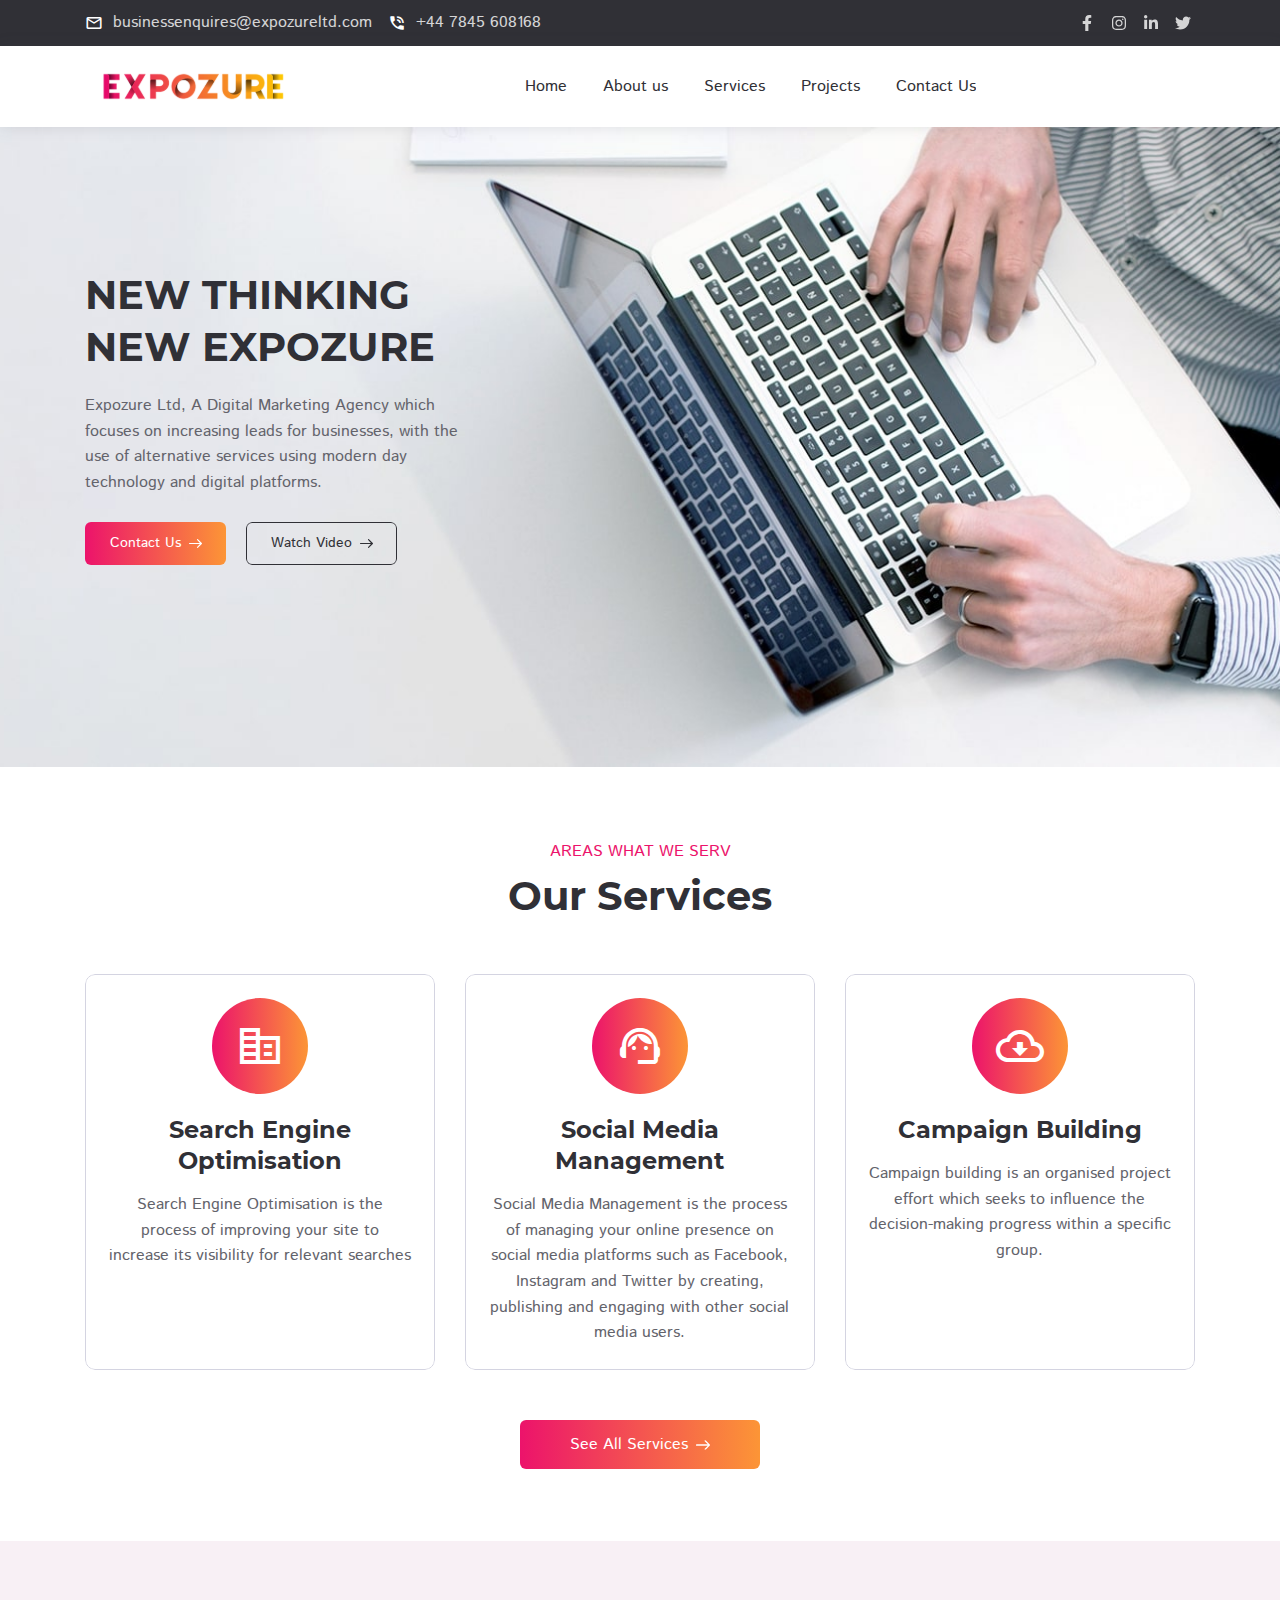
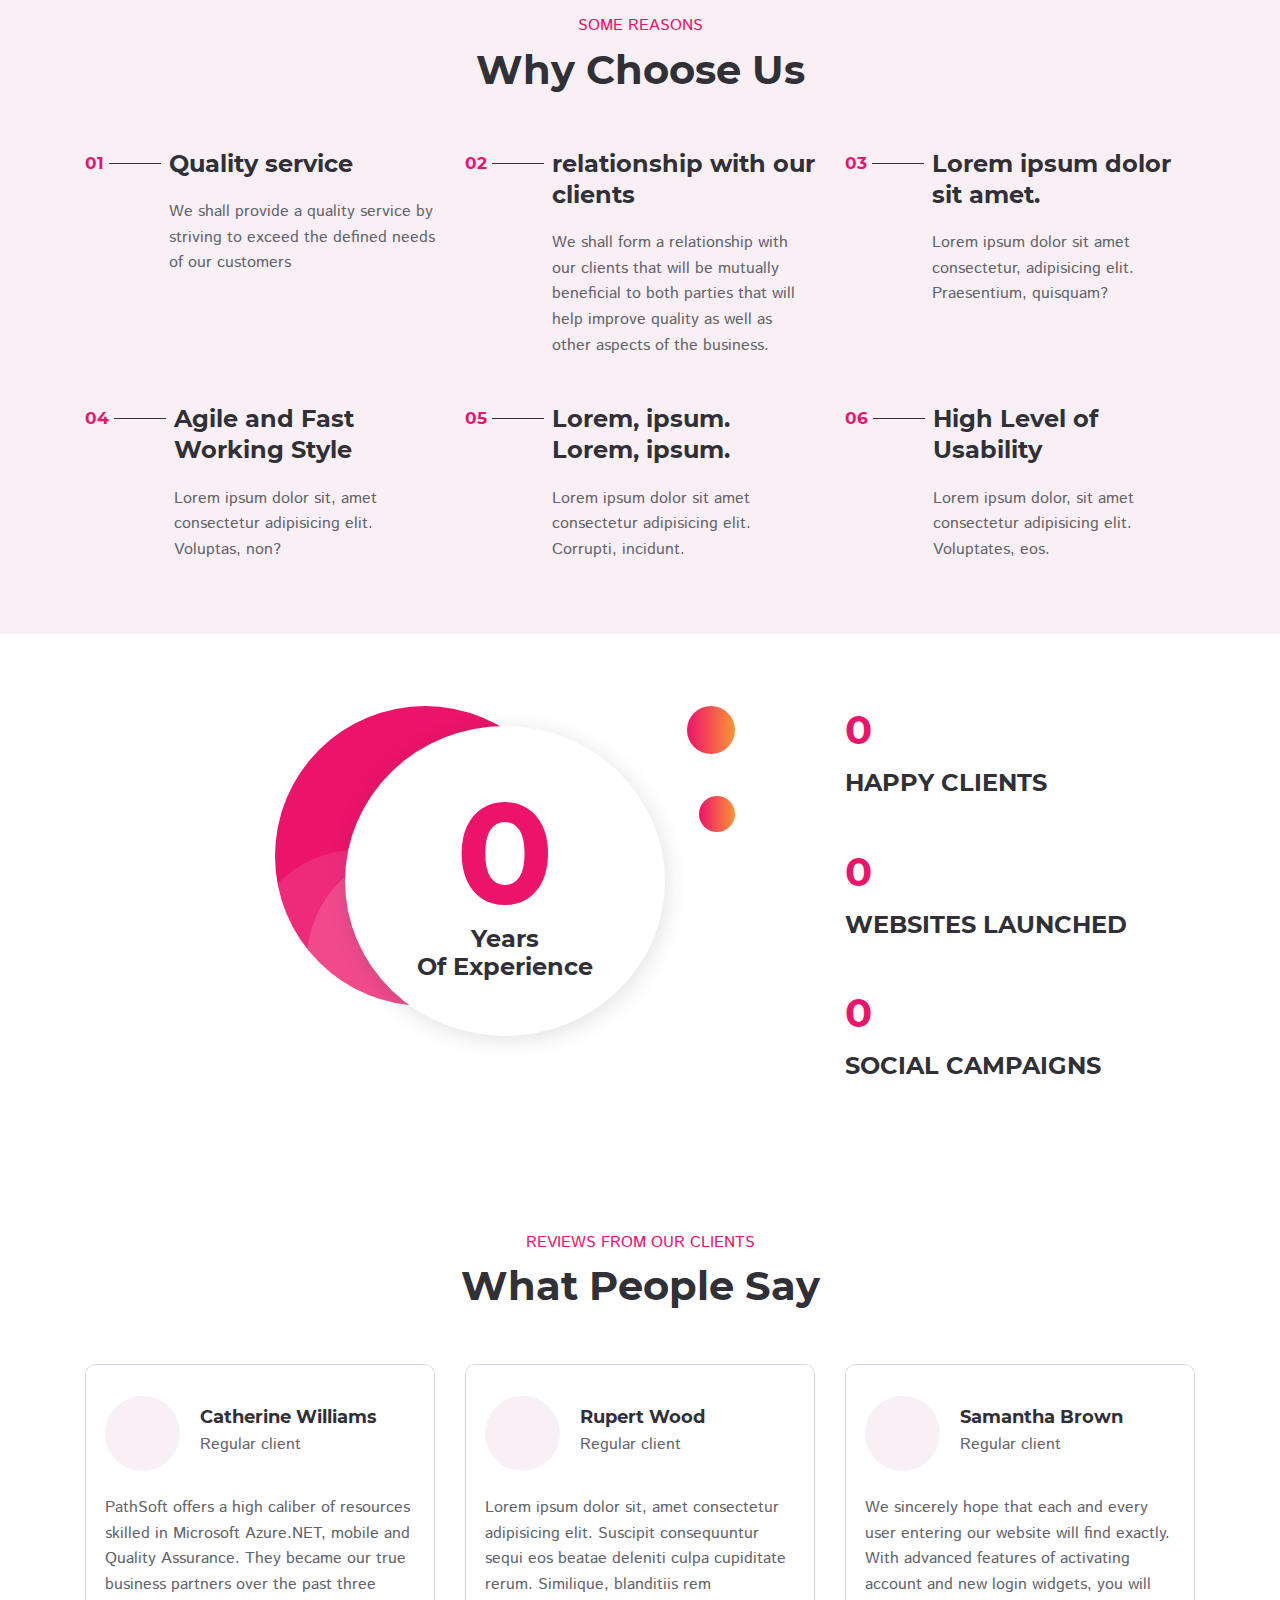
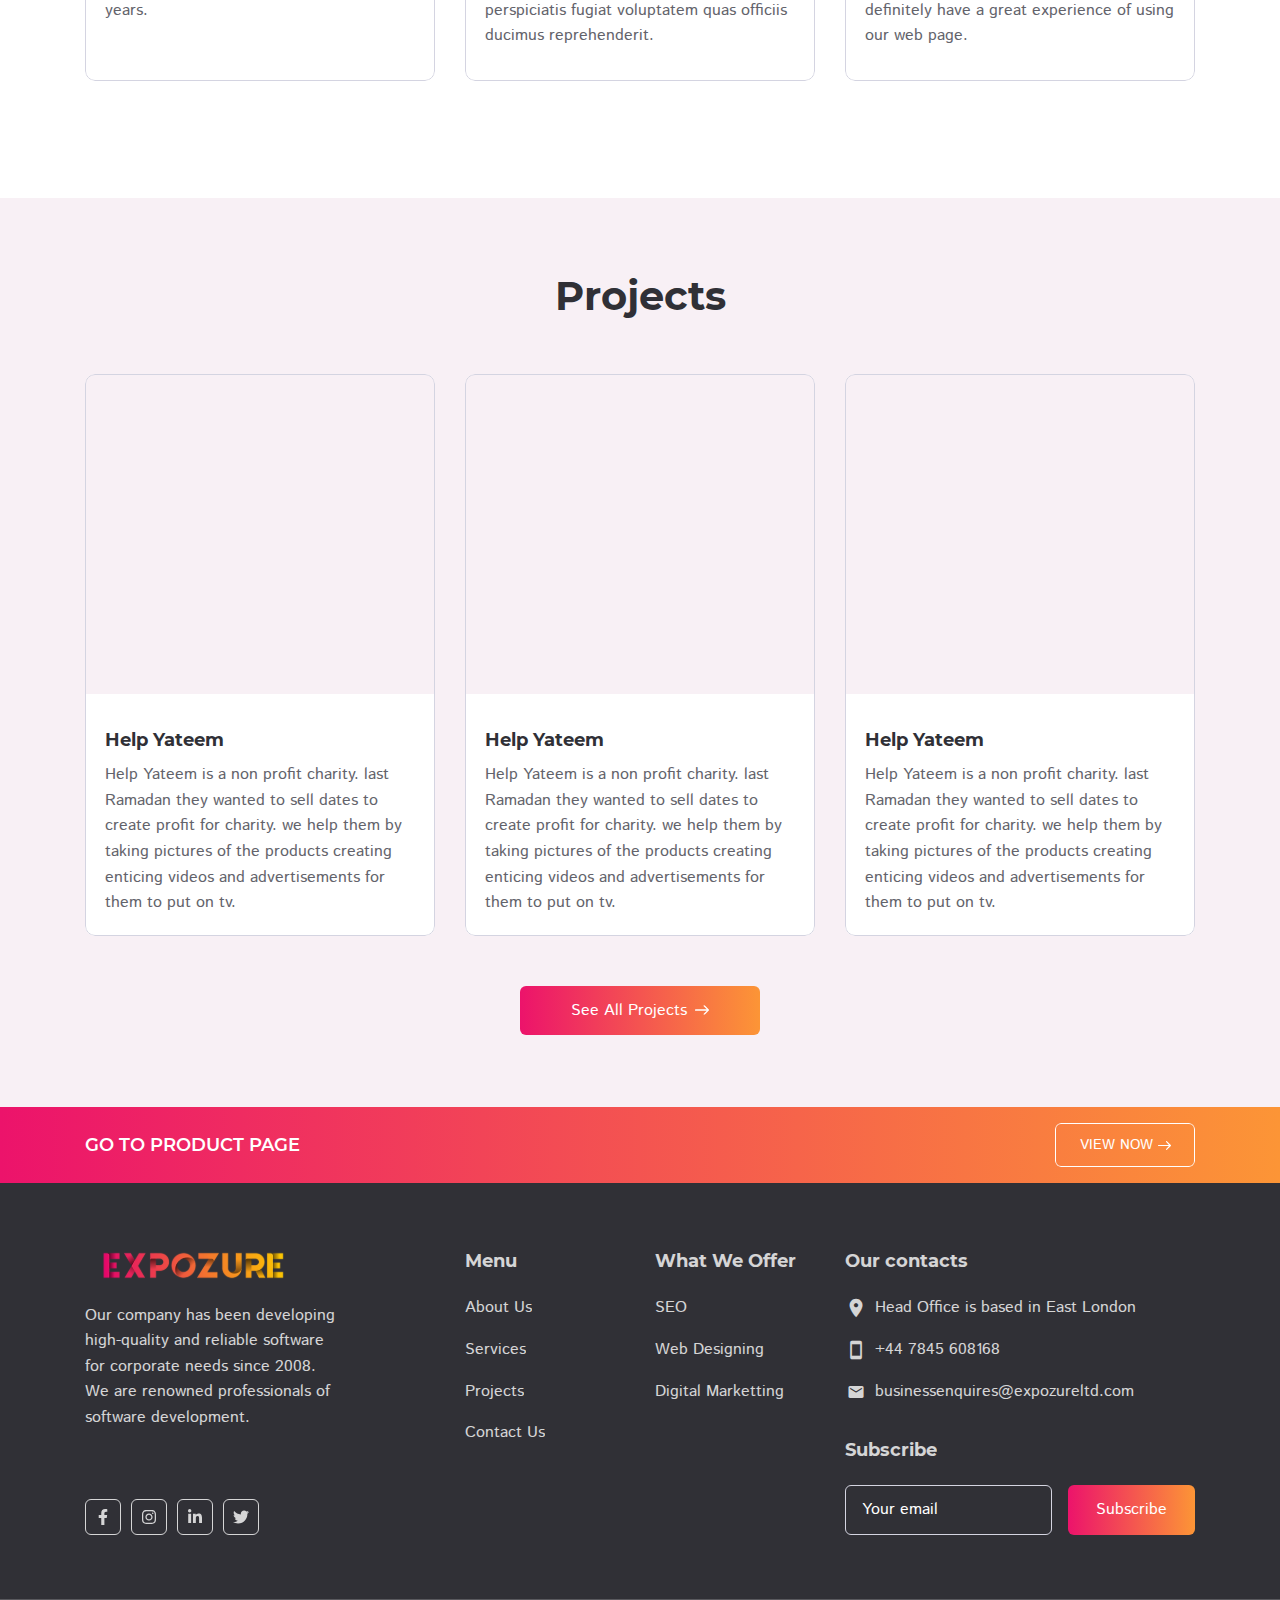
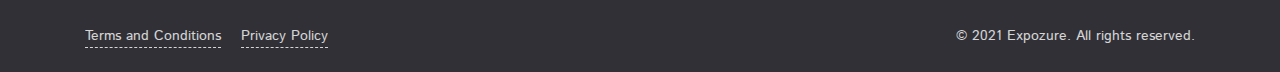
<file: index.html>
<!DOCTYPE html>
<html lang="en">
  <head>
    <meta charset="utf-8" />

    <title>Expozure</title>

    <meta name="description" content="Description" />
    <meta http-equiv="X-UA-Compatible" content="IE=edge" />
    <meta
      name="viewport"
      content="width=device-width, initial-scale=1, maximum-scale=2"
    />

    <!-- <link
      rel="icon"
      href="assets/img/favicon/favicon.ico"
      type="image/x-icon"
    /> -->

    <link rel="stylesheet" href="assets/css/libs.css" />
    <link rel="stylesheet" href="assets/css/style.css" />
    <link
      rel="preload"
      href="assets/fonts/istok-web-v15-latin/istok-web-v15-latin-regular.woff2"
      as="font"
      type="font/woff2"
      crossorigin
    />
    <link
      rel="preload"
      href="assets/fonts/istok-web-v15-latin/istok-web-v15-latin-700.woff2"
      as="font"
      type="font/woff2"
      crossorigin
    />
    <link
      rel="preload"
      href="assets/fonts/montserrat-v15-latin/montserrat-v15-latin-700.woff2"
      as="font"
      type="font/woff2"
      crossorigin
    />
    <link
      rel="preload"
      href="assets/fonts/montserrat-v15-latin/montserrat-v15-latin-600.woff2"
      as="font"
      type="font/woff2"
      crossorigin
    />

    <link
      rel="preload"
      href="assets/fonts/material-icons/material-icons.woff2"
      as="font"
      type="font/woff2"
      crossorigin
    />
    <link
      rel="preload"
      href="assets/fonts/material-icons/material-icons-outlined.woff2"
      as="font"
      type="font/woff2"
      crossorigin
    />
  </head>

  <body>
    <main class="main">
      <div class="main-inner">
        <!-- Begin mobile main menu -->
        <nav class="mmm">
          <div class="mmm-content">
            <ul class="mmm-list">
              <li><a href="index.html">Home</a></li>
              <li><a href="about-us.html">About us</a></li>
              <li><a href="services.html">Services</a></li>
              <!-- <li><a href="typography.html">Typography</a></li>
              <li><a href="tabs-and-accordions.html">Tabs & Accordions</a></li> -->
              <li><a href="news.html">Projects</a></li>
              <li><a href="contact-us.html">Contact Us</a></li>
            </ul>
          </div>
          <!-- <div class="mmm-footer">
            <ul class="mmm-lang">
              <li class="active">
                <a href="#!"><span>En</span></a>
              </li>
              <li>
                <a href="#!"><span>Sp</span></a>
              </li>
              <li>
                <a href="#!"><span>It</span></a>
              </li>
              <li>
                <a href="#!"><span>Uk</span></a>
              </li>
              <li>
                <a href="#!"><span>Ru</span></a>
              </li>
            </ul>
          </div> -->
        </nav>
        <!-- End mobile main menu -->

        <!-- <a
          class="bff d-none d-md-block"
          href="https://www.templatemonster.com/website-templates/pathsoft-it-solutions-for-your-business-services-website-template-83414.html"
        >
          <div class="container">
            <div class="row">
              <div class="col">
                <div class="bff-container">
                  <p>Get Full-Featured PathSoft Template</p>
                  <div class="btn btn-border btn-small">
                    <span>SHOP NOW</span>
                    <svg
                      class="btn-icon-right"
                      viewBox="0 0 13 9"
                      width="13"
                      height="9"
                    >
                      <use xlink:href="assets/img/sprite.svg#arrow-right"></use>
                    </svg>
                  </div>
                </div>
              </div>
            </div>
          </div>
        </a> -->

        <!-- Begin header -->
        <header class="header">
          <!-- Begin header top -->
          <nav class="header-top">
            <div class="container">
              <div class="row align-items-center justify-content-between">
                <div class="col-auto">
                  <!-- Begin header top info -->
                  <ul class="header-top-info">
                    <li>
                      <a href="mailto:businessenquires@expozureltd.com">
                        <i class="material-icons md-18">mail_outline</i>
                        <span>businessenquires@expozureltd.com</span>
                      </a>
                    </li>
                    <li>
                      <a
                        href="mailto:businessenquires@expozureltd.com"
                        class="formingHrefTel"
                      >
                        <i class="material-icons md-18">phone_in_talk</i>
                        <span>+44 7845 608168</span>
                      </a>
                    </li>
                  </ul>
                  <!-- Ennd header top info -->
                </div>
                <div class="col-auto">
                  <div class="header-top-links">
                    <!-- Begin social links -->
                    <ul class="social-links">
                      <li>
                        <a
                          href="https://www.facebook.com/expozureltd"
                          title="Facebook"
                        >
                          <svg viewBox="0 0 320 512">
                            <use
                              xlink:href="assets/img/sprite.svg#facebook-icon"
                            ></use>
                          </svg>
                        </a>
                      </li>
                      <li>
                        <a
                          href="https://www.instagram.com/expozureltd/?hl=en-gb"
                          title="Instagram"
                        >
                          <svg viewBox="0 0 448 512">
                            <use
                              xlink:href="assets/img/sprite.svg#instagram-icon"
                            ></use>
                          </svg>
                        </a>
                      </li>
                      <li>
                        <a href="#!" title="LinkedIn">
                          <svg viewBox="0 0 448 512">
                            <use
                              xlink:href="assets/img/sprite.svg#linkedin-icon"
                            ></use>
                          </svg>
                        </a>
                      </li>
                      <li>
                        <a href="#!" title="Twitter">
                          <svg viewBox="0 0 512 512">
                            <use
                              xlink:href="assets/img/sprite.svg#twitter-icon"
                            ></use>
                          </svg>
                        </a>
                      </li>
                    </ul>
                    <!-- End social links -->
                  </div>
                </div>
              </div>
            </div>
          </nav>
          <!-- End header top -->
          <!-- Begin header fixed -->
          <nav class="header-fixed">
            <div class="container">
              <div
                class="row flex-nowrap align-items-center justify-content-between"
              >
                <div class="col-auto d-block d-lg-none header-fixed-col">
                  <div class="main-mnu-btn">
                    <span class="bar bar-1"></span>
                    <span class="bar bar-2"></span>
                    <span class="bar bar-3"></span>
                    <span class="bar bar-4"></span>
                  </div>
                </div>
                <div class="col-auto header-fixed-col">
                  <!-- Begin logo -->
                  <a href="/" class="logo" title="PathSoft">
                    <img
                      src="./img/logo.svg"
                      width="115"
                      height="36"
                      alt="PathSoft"
                    /> </a
                  ><!-- End logo -->
                </div>
                <div
                  class="col-auto header-fixed-col d-none d-lg-block col-static"
                >
                  <!-- Begin main menu -->
                  <nav class="main-mnu">
                    <ul class="main-mnu-list">
                      <li>
                        <a href="index.html" data-title="Home"
                          ><span>Home</span></a
                        >
                      </li>
                      <li>
                        <a href="about-us.html" data-title="About us"
                          ><span>About us</span></a
                        >
                      </li>
                      <li>
                        <a href="services.html" data-title="Services"
                          ><span>Services</span></a
                        >
                      </li>
                      <!-- <li>
                        <a href="typography.html" data-title="Typography"
                          ><span>Typography</span></a
                        >
                      </li>
                      <li>
                        <a
                          href="tabs-and-accordions.html"
                          data-title="Tabs & Accordions"
                          ><span>Tabs & Accordions</span></a
                        >
                      </li> -->
                      <li>
                        <a href="news.html" data-title="Projects"
                          ><span>Projects</span></a
                        >
                      </li>
                      <li>
                        <a href="contact-us.html" data-title="Contact Us"
                          ><span>Contact Us</span></a
                        >
                      </li>
                    </ul>
                  </nav>
                  <!-- End main menu -->
                </div>
                <div class="col-auto header-fixed-col col-static">
                  <!-- Begin header actions -->
                  <ul class="header-actions">
                    <!-- Begin header languarge -->
                    <!-- <li class="d-none d-lg-block">
                      <div class="header-lang">
                        <div class="header-lang-current">
                          <i class="material-icons md-22">language</i>
                        </div>
                        <ul class="header-lang-list">
                          <li class="active">
                            <a
                              href="#!"
                              class="hover-link"
                              data-lang="En"
                              data-title="English"
                              ><span>English</span></a
                            >
                          </li>
                          <li>
                            <a
                              href="#!"
                              class="hover-link"
                              data-lang="Sp"
                              data-title="Spanish"
                              ><span>Spanish</span></a
                            >
                          </li>
                          <li>
                            <a
                              href="#!"
                              class="hover-link"
                              data-lang="It"
                              data-title="Italian"
                              ><span>Italian</span></a
                            >
                          </li>
                          <li>
                            <a
                              href="#!"
                              class="hover-link"
                              data-lang="Uk"
                              data-title="Ukraine"
                              ><span>Ukraine</span></a
                            >
                          </li>
                          <li>
                            <a
                              href="#!"
                              class="hover-link"
                              data-lang="Ru"
                              data-title="Russian"
                              ><span>Russian</span></a
                            >
                          </li>
                        </ul>
                      </div>
                    </li>
                    End header languarge -->
                    <!-- Begin header navbar -->
                    <li class="d-block d-lg-none">
                      <div class="header-navbar">
                        <div class="header-navbar-btn">
                          <i class="material-icons md-24">more_vert</i>
                        </div>
                        <ul class="header-navbar-content">
                          <li>
                            <a href="mailto:businessenquires@expozureltd.com">
                              <i class="material-icons md-20">mail_outline</i>
                              <span>businessenquires@expozureltd.com</span>
                            </a>
                          </li>
                          <li>
                            <a
                              href="mailto:businessenquires@expozureltd.com"
                              class="formingHrefTel"
                            >
                              <i class="material-icons md-20">support_agent</i>
                              <span>+44 7845 608168</span>
                            </a>
                          </li>
                          <li>
                            <!-- Begin social links -->
                            <ul class="social-links">
                              <li>
                                <a href="#!" title="Facebook">
                                  <svg viewBox="0 0 320 512">
                                    <use
                                      xlink:href="assets/img/sprite.svg#facebook-icon"
                                    ></use>
                                  </svg>
                                </a>
                              </li>
                              <li>
                                <a href="#!" title="Instagram">
                                  <svg viewBox="0 0 448 512">
                                    <use
                                      xlink:href="assets/img/sprite.svg#instagram-icon"
                                    ></use>
                                  </svg>
                                </a>
                              </li>
                              <li>
                                <a href="#!" title="LinkedIn">
                                  <svg viewBox="0 0 448 512">
                                    <use
                                      xlink:href="assets/img/sprite.svg#linkedin-icon"
                                    ></use>
                                  </svg>
                                </a>
                              </li>
                              <li>
                                <a href="#!" title="Twitter">
                                  <svg viewBox="0 0 512 512">
                                    <use
                                      xlink:href="assets/img/sprite.svg#twitter-icon"
                                    ></use>
                                  </svg>
                                </a>
                              </li>
                            </ul>
                            <!-- End social links -->
                          </li>
                        </ul>
                      </div>
                    </li>
                    <!-- End header navbar -->
                  </ul>
                  <!-- End header actions -->
                </div>
              </div>
            </div>
          </nav>
          <!-- End header fixed -->
        </header>
        <!-- End header -->

        <!-- Begin intro -->
        <div class="section-bgc intro">
          <div class="intro-slider">
            <div
              class="intro-item"
              style="background-image: url(assets/img/intro-img1.jpg)"
            >
              <div class="container">
                <div class="row">
                  <div class="col">
                    <div class="intro-content">
                      <div class="section-heading shm-none">
                        <!-- <div class="section-subheading">Free template</div> -->
                        <h1>
                          NEW THINKING<br />
                          NEW EXPOZURE
                        </h1>
                        <p class="section-desc">
                          Expozure Ltd, A Digital Marketing Agency which focuses
                          on increasing leads for businesses, with the use of
                          alternative services using modern day technology and
                          digital platforms.
                        </p>
                      </div>
                      <div class="wrap-btn intro-btns">
                        <a
                          href="contact-us.html"
                          class="btn btn-with-icon btn-small ripple"
                        >
                          <span>Contact Us</span>
                          <svg
                            class="btn-icon-right"
                            viewBox="0 0 13 9"
                            width="13"
                            height="9"
                          >
                            <use
                              xlink:href="assets/img/sprite.svg#arrow-right"
                            ></use>
                          </svg>
                        </a>
                        <a
                          href="contact-us.html"
                          class="btn btn-with-icon btn-border btn-small ripple"
                        >
                          <span>Watch Video</span>
                          <svg
                            class="btn-icon-right"
                            viewBox="0 0 13 9"
                            width="13"
                            height="9"
                          >
                            <use
                              xlink:href="assets/img/sprite.svg#arrow-right"
                            ></use>
                          </svg>
                        </a>
                      </div>
                    </div>
                  </div>
                </div>
              </div>
            </div>
          </div>
        </div>
        <!-- End intro -->

        <!-- Begin services -->
        <section class="section services">
          <div class="container">
            <div class="row">
              <div class="col-12">
                <div class="section-heading heading-center">
                  <div class="section-subheading">Areas what we serv</div>
                  <h2>Our Services</h2>
                </div>
              </div>
              <div class="col-lg-4 col-md-6 col-12 item">
                <a href="single-services.html" class="iitem item-style">
                  <div class="iitem-icon">
                    <i class="material-icons material-icons-outlined md-48"
                      >corporate_fare</i
                    >
                  </div>
                  <div class="iitem-icon-bg">
                    <i class="material-icons material-icons-outlined"
                      >corporate_fare</i
                    >
                  </div>
                  <h3 class="iitem-heading item-heading-large">
                    Search Engine Optimisation
                  </h3>
                  <div class="iitem-desc">
                    Search Engine Optimisation is the process of improving your
                    site to increase its visibility for relevant searches
                  </div>
                </a>
              </div>
              <div class="col-lg-4 col-md-6 col-12 item">
                <a href="single-services.html" class="iitem item-style">
                  <div class="iitem-icon">
                    <i class="material-icons material-icons-outlined md-48"
                      >support_agent</i
                    >
                  </div>
                  <div class="iitem-icon-bg">
                    <i class="material-icons material-icons-outlined"
                      >support_agent</i
                    >
                  </div>
                  <h3 class="iitem-heading item-heading-large">
                    Social Media Management
                  </h3>
                  <div class="iitem-desc">
                    Social Media Management is the process of managing your
                    online presence on social media platforms such as Facebook,
                    Instagram and Twitter by creating, publishing and engaging
                    with other social media users.
                  </div>
                </a>
              </div>
              <div class="col-lg-4 col-md-12 col-12 item">
                <a href="single-services.html" class="iitem item-style">
                  <div class="iitem-icon">
                    <i class="material-icons material-icons-outlined md-48"
                      >cloud_download</i
                    >
                  </div>
                  <div class="iitem-icon-bg">
                    <i class="material-icons material-icons-outlined"
                      >cloud_download</i
                    >
                  </div>
                  <h3 class="iitem-heading item-heading-large">
                    Campaign Building
                  </h3>
                  <div class="iitem-desc">
                    Campaign building is an organised project effort which seeks
                    to influence the decision-making progress within a specific
                    group.
                  </div>
                </a>
              </div>
              <div class="col-12">
                <div class="section-btns justify-content-center">
                  <a
                    href="services.html"
                    class="btn btn-with-icon btn-w240 ripple"
                  >
                    <span>See All Services</span>
                    <svg
                      class="btn-icon-right"
                      viewBox="0 0 13 9"
                      width="13"
                      height="9"
                    >
                      <use xlink:href="assets/img/sprite.svg#arrow-right"></use>
                    </svg>
                  </a>
                </div>
              </div>
            </div>
          </div>
        </section>
        <!-- End services -->

        <!-- Begin advantages -->
        <section class="section section-bgc">
          <div class="container">
            <div class="row items">
              <div class="col-12">
                <div class="section-heading heading-center">
                  <div class="section-subheading">some reasons</div>
                  <h2>Why Choose Us</h2>
                </div>
              </div>
              <div class="col-lg-4 col-md-6 col-12 item">
                <div class="ini">
                  <div class="ini-count">01</div>
                  <div class="ini-info">
                    <h3 class="ini-heading item-heading-large">
                      Quality service
                    </h3>
                    <div class="ini-desc">
                      <p>
                        We shall provide a quality service by striving to exceed
                        the defined needs of our customers
                      </p>
                    </div>
                  </div>
                </div>
              </div>
              <div class="col-lg-4 col-md-6 col-12 item">
                <div class="ini">
                  <div class="ini-count">02</div>
                  <div class="ini-info">
                    <h3 class="ini-heading item-heading-large">
                      relationship with our clients
                    </h3>
                    <div class="ini-desc">
                      <p>
                        We shall form a relationship with our clients that will
                        be mutually beneficial to both parties that will help
                        improve quality as well as other aspects of the
                        business.
                      </p>
                    </div>
                  </div>
                </div>
              </div>
              <div class="col-lg-4 col-md-6 col-12 item">
                <div class="ini">
                  <div class="ini-count">03</div>
                  <div class="ini-info">
                    <h3 class="ini-heading item-heading-large">
                      Lorem ipsum dolor sit amet.
                    </h3>
                    <div class="ini-desc">
                      <p>
                        Lorem ipsum dolor sit amet consectetur, adipisicing
                        elit. Praesentium, quisquam?
                      </p>
                    </div>
                  </div>
                </div>
              </div>
              <div class="col-lg-4 col-md-6 col-12 item">
                <div class="ini">
                  <div class="ini-count">04</div>
                  <div class="ini-info">
                    <h3 class="ini-heading item-heading-large">
                      Agile and Fast Working Style
                    </h3>
                    <div class="ini-desc">
                      <p>
                        Lorem ipsum dolor sit, amet consectetur adipisicing
                        elit. Voluptas, non?
                      </p>
                    </div>
                  </div>
                </div>
              </div>
              <div class="col-lg-4 col-md-6 col-12 item">
                <div class="ini">
                  <div class="ini-count">05</div>
                  <div class="ini-info">
                    <h3 class="ini-heading item-heading-large">
                      Lorem, ipsum. <br />
                      Lorem, ipsum.
                    </h3>
                    <div class="ini-desc">
                      <p>
                        Lorem ipsum dolor sit amet consectetur adipisicing elit.
                        Corrupti, incidunt.
                      </p>
                    </div>
                  </div>
                </div>
              </div>
              <div class="col-lg-4 col-md-6 col-12 item">
                <div class="ini">
                  <div class="ini-count">06</div>
                  <div class="ini-info">
                    <h3 class="ini-heading item-heading-large">
                      High Level of Usability
                    </h3>
                    <div class="ini-desc">
                      <p>
                        Lorem ipsum dolor, sit amet consectetur adipisicing
                        elit. Voluptates, eos.
                      </p>
                    </div>
                  </div>
                </div>
              </div>
            </div>
          </div>
        </section>
        <!-- End advantages -->

        <!-- Begin counter section -->
        <section class="section">
          <div class="container">
            <div class="row spincrement-container">
              <div class="col-xl-5 offset-xl-2 col-lg-6 offset-lg-1 col-12">
                <div class="main-counter">
                  <div class="main-counter-item">
                    <div class="main-counter-item-center">
                      <div>
                        <div
                          class="main-counter-numb spincrement"
                          data-from="0"
                          data-to="3"
                        >
                          0
                        </div>
                        <div class="main-counter-heading">
                          Years <br />
                          Of Experience
                        </div>
                      </div>
                    </div>
                    <div class="main-counter-item-circ"></div>
                  </div>
                </div>
              </div>
              <div
                class="col-xl-4 offset-xl-1 col-lg-3 offset-lg-1 col-12 counter-items items"
              >
                <div class="counter-item item">
                  <div class="counter-item-numb">
                    <span class="spincrement" data-from="0" data-to="43"
                      >0</span
                    >
                  </div>
                  <p class="counter-item-heading">HAPPY CLIENTS</p>
                </div>
                <div class="counter-item item">
                  <div
                    class="counter-item-numb spincrement"
                    data-from="0"
                    data-to="9"
                  >
                    0
                  </div>
                  <p class="counter-item-heading">WEBSITES LAUNCHED</p>
                </div>
                <div class="counter-item item">
                  <div
                    class="counter-item-numb spincrement"
                    data-from="0"
                    data-to="5"
                  >
                    0
                  </div>
                  <p class="counter-item-heading">SOCIAL CAMPAIGNS</p>
                </div>
              </div>
            </div>
          </div>
        </section>
        <!-- End counter section -->

        <!-- Begin reviews -->
        <section class="section">
          <div class="container">
            <div class="row">
              <div class="col-12">
                <div class="section-heading heading-center">
                  <div class="section-subheading">Reviews from our clients</div>
                  <h2>What People Say</h2>
                </div>
              </div>
              <div class="col-lg-4 col-md-6 col-12 item">
                <!-- Begin reviews item -->
                <div class="reviews-item item-style">
                  <div class="reviews-item-header">
                    <div class="reviews-item-img">
                      <img
                        data-src="assets/img/auth-img-1.jpg"
                        class="lazy"
                        src="[data-uri]"
                        alt=""
                      />
                    </div>
                    <div class="reviews-item-info">
                      <h4 class="reviews-item-name item-heading">
                        Catherine Williams
                      </h4>
                      <div class="reviews-item-position">Regular client</div>
                    </div>
                  </div>
                  <div class="reviews-item-text">
                    <p>
                      PathSoft offers a high caliber of resources skilled in
                      Microsoft Azure.NET, mobile and Quality Assurance. They
                      became our true business partners over the past three
                      years.
                    </p>
                  </div>
                </div>
                <!-- End reviews item -->
              </div>
              <div class="col-lg-4 col-md-6 col-12 item">
                <!-- Begin reviews item -->
                <div class="reviews-item item-style">
                  <div class="reviews-item-header">
                    <div class="reviews-item-img">
                      <img
                        data-src="assets/img/auth-img-2.jpg"
                        class="lazy"
                        src="[data-uri]"
                        alt=""
                      />
                    </div>
                    <div class="reviews-item-info">
                      <h4 class="reviews-item-name item-heading">
                        Rupert Wood
                      </h4>
                      <div class="reviews-item-position">Regular client</div>
                    </div>
                  </div>
                  <div class="reviews-item-text">
                    <p>
                      Lorem ipsum dolor sit, amet consectetur adipisicing elit.
                      Suscipit consequuntur sequi eos beatae deleniti culpa
                      cupiditate rerum. Similique, blanditiis rem perspiciatis
                      fugiat voluptatem quas officiis ducimus reprehenderit.
                    </p>
                  </div>
                </div>
                <!-- End reviews item -->
              </div>
              <div class="col-lg-4 col-md-12 col-12 item">
                <!-- Begin reviews item -->
                <div class="reviews-item item-style">
                  <div class="reviews-item-header">
                    <div class="reviews-item-img">
                      <img
                        data-src="assets/img/auth-img-3.jpg"
                        class="lazy"
                        src="[data-uri]"
                        alt=""
                      />
                    </div>
                    <div class="reviews-item-info">
                      <h4 class="reviews-item-name item-heading">
                        Samantha Brown
                      </h4>
                      <div class="reviews-item-position">Regular client</div>
                    </div>
                  </div>
                  <div class="reviews-item-text">
                    <p>
                      We sincerely hope that each and every user entering our
                      website will find exactly. With advanced features of
                      activating account and new login widgets, you will
                      definitely have a great experience of using our web page.
                    </p>
                  </div>
                </div>
                <!-- End reviews item -->
              </div>
            </div>
          </div>
        </section>
        <!-- End reviews -->

        <!-- Begin latest news -->
        <section class="section section-bgc">
          <div class="container">
            <div class="row">
              <div class="col-12">
                <div class="section-heading heading-center">
                  <!-- <div class="section-subheading">More info about</div> -->
                  <h2>Projects</h2>
                </div>
              </div>
              <div class="col-lg-4 col-md-6 col-12 item">
                <!-- Begin news item -->
                <article class="news-item item-style">
                  <a href="news-post.html" class="news-item-img">
                    <img
                      data-src="assets/img/news-img-1.jpg"
                      class="lazy"
                      src="[data-uri]"
                      alt=""
                    />
                  </a>
                  <div class="news-item-info">
                    <!-- <div class="news-item-date">07/01/2021</div> -->
                    <h3 class="news-item-heading item-heading">
                      <a href="news-post.html" title="Benefits Of Async/Await"
                        >Help Yateem
                      </a>
                    </h3>
                    <div class="news-item-desc">
                      <p>
                        Help Yateem is a non profit charity. last Ramadan they
                        wanted to sell dates to create profit for charity. we
                        help them by taking pictures of the products creating
                        enticing videos and advertisements for them to put on
                        tv.
                      </p>
                    </div>
                  </div>
                </article>
                <!-- End news item -->
              </div>
              <div class="col-lg-4 col-md-6 col-12 item">
                <!-- Begin news item -->
                <article class="news-item item-style">
                  <a href="news-post.html" class="news-item-img">
                    <img
                      data-src="assets/img/news-img-1.jpg"
                      class="lazy"
                      src="[data-uri]"
                      alt=""
                    />
                  </a>
                  <div class="news-item-info">
                    <!-- <div class="news-item-date">07/01/2021</div> -->
                    <h3 class="news-item-heading item-heading">
                      <a href="news-post.html" title="Benefits Of Async/Await"
                        >Help Yateem
                      </a>
                    </h3>
                    <div class="news-item-desc">
                      <p>
                        Help Yateem is a non profit charity. last Ramadan they
                        wanted to sell dates to create profit for charity. we
                        help them by taking pictures of the products creating
                        enticing videos and advertisements for them to put on
                        tv.
                      </p>
                    </div>
                  </div>
                </article>
                <!-- End news item -->
              </div>
              <div class="col-lg-4 col-md-6 col-12 item">
                <!-- Begin news item -->
                <article class="news-item item-style">
                  <a href="news-post.html" class="news-item-img">
                    <img
                      data-src="assets/img/news-img-1.jpg"
                      class="lazy"
                      src="[data-uri]"
                      alt=""
                    />
                  </a>
                  <div class="news-item-info">
                    <!-- <div class="news-item-date">07/01/2021</div> -->
                    <h3 class="news-item-heading item-heading">
                      <a href="news-post.html" title="Benefits Of Async/Await"
                        >Help Yateem
                      </a>
                    </h3>
                    <div class="news-item-desc">
                      <p>
                        Help Yateem is a non profit charity. last Ramadan they
                        wanted to sell dates to create profit for charity. we
                        help them by taking pictures of the products creating
                        enticing videos and advertisements for them to put on
                        tv.
                      </p>
                    </div>
                  </div>
                </article>
                <!-- End news item -->
              </div>
              <div class="col-12">
                <div class="section-btns justify-content-center">
                  <a href="news.html" class="btn btn-with-icon btn-w240 ripple">
                    <span>See All Projects</span>
                    <svg
                      class="btn-icon-right"
                      viewBox="0 0 13 9"
                      width="13"
                      height="9"
                    >
                      <use xlink:href="assets/img/sprite.svg#arrow-right"></use>
                    </svg>
                  </a>
                </div>
              </div>
            </div>
          </div>
        </section>
        <!-- End latest news -->
      </div>

      <a class="bff d-none d-md-block" href="#">
        <div class="container">
          <div class="row">
            <div class="col">
              <div class="bff-container">
                <p>Go To Product Page</p>
                <div class="btn btn-border btn-small">
                  <span>VIEW NOW</span>
                  <svg
                    class="btn-icon-right"
                    viewBox="0 0 13 9"
                    width="13"
                    height="9"
                  >
                    <use xlink:href="assets/img/sprite.svg#arrow-right"></use>
                  </svg>
                </div>
              </div>
            </div>
          </div>
        </div>
      </a>

      <!-- Begin footer -->
      <footer class="footer">
        <div class="footer-main">
          <div class="container">
            <div class="row items">
              <div class="col-xl-3 col-lg-3 col-md-5 col-12 item">
                <!-- Begin company info -->
                <div class="footer-company-info">
                  <div class="footer-company-top">
                    <a href="/" class="logo" title="Expozure">
                      <img
                        data-src="./img/logo.svg"
                        width="115"
                        height="36"
                        class="lazy"
                        src="./img/logo.svg"
                        alt="Expozure"
                      />
                    </a>
                    <div class="footer-company-desc">
                      <p>
                        Our company has been developing high-quality and
                        reliable software for corporate needs since 2008. We are
                        renowned professionals of software development.
                      </p>
                    </div>
                  </div>
                  <ul class="footer-social-links">
                    <li>
                      <a href="#!" title="Facebook">
                        <svg viewBox="0 0 320 512">
                          <use
                            xlink:href="assets/img/sprite.svg#facebook-icon"
                          ></use>
                        </svg>
                      </a>
                    </li>
                    <li>
                      <a href="#!" title="Instagram">
                        <svg viewBox="0 0 448 512">
                          <use
                            xlink:href="assets/img/sprite.svg#instagram-icon"
                          ></use>
                        </svg>
                      </a>
                    </li>
                    <li>
                      <a href="#!" title="LinkedIn">
                        <svg viewBox="0 0 448 512">
                          <use
                            xlink:href="assets/img/sprite.svg#linkedin-icon"
                          ></use>
                        </svg>
                      </a>
                    </li>
                    <li>
                      <a href="#!" title="Twitter">
                        <svg viewBox="0 0 512 512">
                          <use
                            xlink:href="assets/img/sprite.svg#twitter-icon"
                          ></use>
                        </svg>
                      </a>
                    </li>
                  </ul>
                </div>
                <!-- End company info -->
              </div>
              <div class="col-xl-2 offset-xl-1 col-md-3 col-5 col-lg-2 item">
                <div class="footer-item">
                  <p class="footer-item-heading">Menu</p>
                  <nav class="footer-nav">
                    <ul class="footer-mnu">
                      <li>
                        <a
                          href="about-us.html"
                          class="hover-link"
                          data-title="About Us"
                          ><span>About Us</span></a
                        >
                      </li>
                      <li>
                        <a
                          href="services.html"
                          class="hover-link"
                          data-title="Services"
                          ><span>Services</span></a
                        >
                      </li>
                      <!-- <li>
                        <a href="typography.html" data-title="Typography"
                          ><span>Typography</span></a
                        >
                      </li> -->
                      <li>
                        <a
                          href="news.html"
                          class="hover-link"
                          data-title="Projects"
                          ><span>Projects</span></a
                        >
                      </li>
                      <li>
                        <a
                          href="contact-us.html"
                          class="hover-link"
                          data-title="Contact Us"
                          ><span>Contact Us</span></a
                        >
                      </li>
                    </ul>
                  </nav>
                </div>
              </div>
              <div class="col-xl-2 col-lg-3 col-md-3 col-7 item">
                <div class="footer-item">
                  <p class="footer-item-heading">What We Offer</p>
                  <nav class="footer-nav">
                    <ul class="footer-mnu">
                      <li>
                        <a
                          href="#!"
                          class="hover-link"
                          data-title="DB Management"
                          ><span>SEO</span></a
                        >
                      </li>
                      <li>
                        <a href="#!" class="hover-link" data-title="IOS/MacOS"
                          ><span>Web Designing</span></a
                        >
                      </li>
                      <li>
                        <a
                          href="#!"
                          class="hover-link"
                          data-title="Android Apps"
                          ><span>Digital Marketting</span></a
                        >
                      </li>
                      <!-- <li>
                        <a
                          href="#!"
                          class="hover-link"
                          data-title="Windows Apps"
                          ><span>Windows Apps</span></a
                        >
                      </li>
                      <li>
                        <a href="#!" class="hover-link" data-title="UX & UI"
                          ><span>UX & UI</span></a
                        >
                      </li> -->
                    </ul>
                  </nav>
                </div>
              </div>
              <div class="col-xs-4 col-lg-4 col-12 item">
                <div class="footer-item">
                  <p class="footer-item-heading">Our contacts</p>
                  <ul class="footer-contacts">
                    <li>
                      <i class="material-icons md-22">location_on</i>
                      <div class="footer-contact-info">
                        Head Office is based in East London
                      </div>
                    </li>
                    <li>
                      <i class="material-icons md-22 footer-contact-tel"
                        >smartphone</i
                      >
                      <div class="footer-contact-info">
                        <a href="#!" class="formingHrefTel">+44 7845 608168</a>
                      </div>
                    </li>
                    <li>
                      <i class="material-icons md-22 footer-contact-email"
                        >email</i
                      >
                      <div class="footer-contact-info">
                        <a href="mailto: businessenquires@expozureltd.com">
                          businessenquires@expozureltd.com</a
                        >
                      </div>
                    </li>
                  </ul>
                </div>
                <div class="footer-item">
                  <p class="footer-item-heading">Subscribe</p>
                  <form action="#!" method="post" class="footer-subscribe">
                    <div class="form-field">
                      <label for="subscribe-email" class="form-field-label"
                        >Your email</label
                      >
                      <input
                        type="email"
                        class="form-field-input"
                        name="Subscribe_email"
                        value=""
                        autocomplete="off"
                        required="required"
                        id="subscribe-email"
                      />
                    </div>
                    <div class="form-btn">
                      <button type="submit" class="btn ripple">
                        <span>Subscribe</span>
                      </button>
                    </div>
                  </form>
                </div>
              </div>
            </div>
          </div>
        </div>
        <div class="footer-bottom">
          <div class="container">
            <div class="row justify-content-between items">
              <div class="col-md-auto col-12 item">
                <nav class="footer-links">
                  <ul>
                    <li>
                      <a href="terms-and-conditions.html"
                        >Terms and Conditions</a
                      >
                    </li>
                    <li><a href="privacy-policy.html">Privacy Policy</a></li>
                  </ul>
                </nav>
              </div>
              <div class="col-md-auto col-12 item">
                <div class="copyright">
                  © 2021 Expozure. All rights reserved.
                </div>
              </div>
            </div>
          </div>
        </div>
      </footer>
      <!-- End footer -->
    </main>
    <!-- End main -->

    <script src="assets/libs/jquery/jquery.min.js"></script>
    <script src="assets/libs/lozad/lozad.min.js"></script>
    <script src="assets/libs/device/device.js"></script>
    <script src="assets/libs/ScrollToFixed/jquery-scrolltofixed-min.js"></script>
    <script src="assets/libs/spincrement/jquery.spincrement.min.js"></script>
    <script src="assets/libs/jquery-validation-1.19.3/jquery.validate.min.js"></script>
    <script src="assets/js/custom.js"></script>
  </body>
</html>
</file>
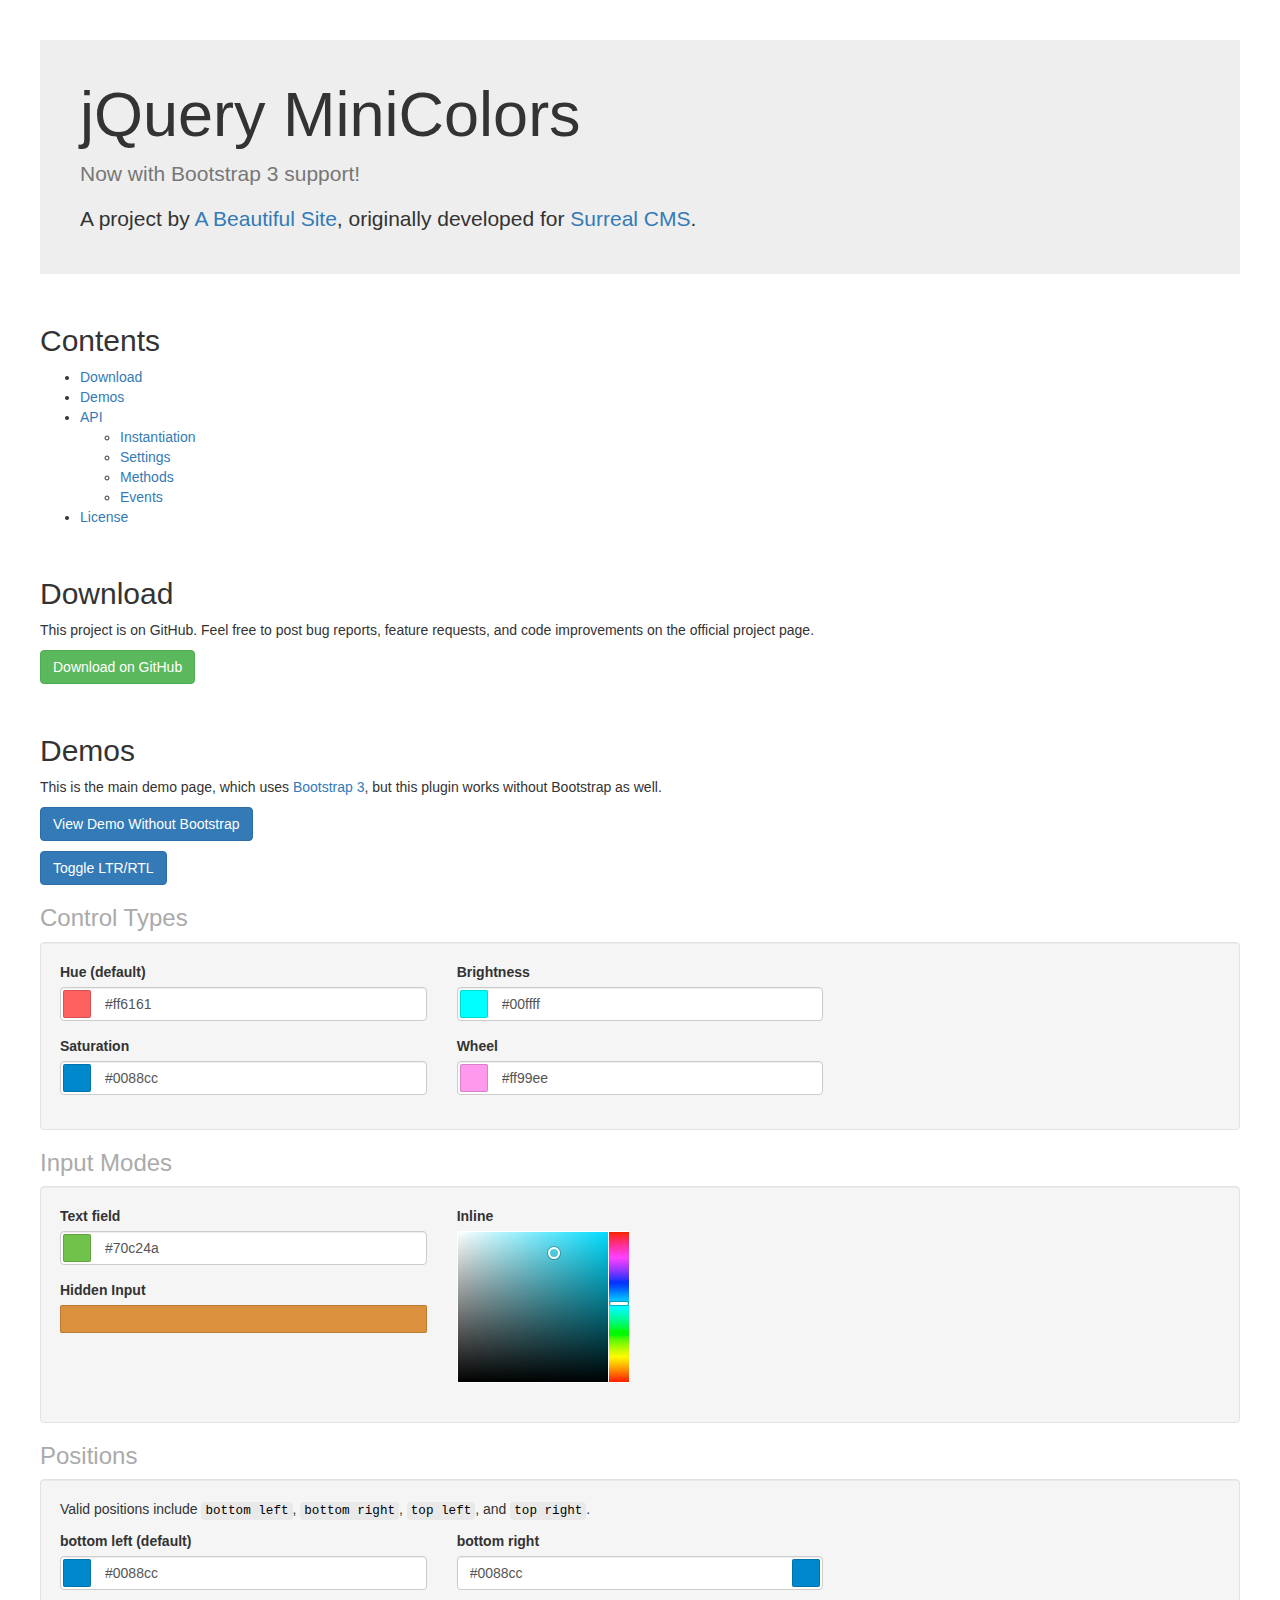
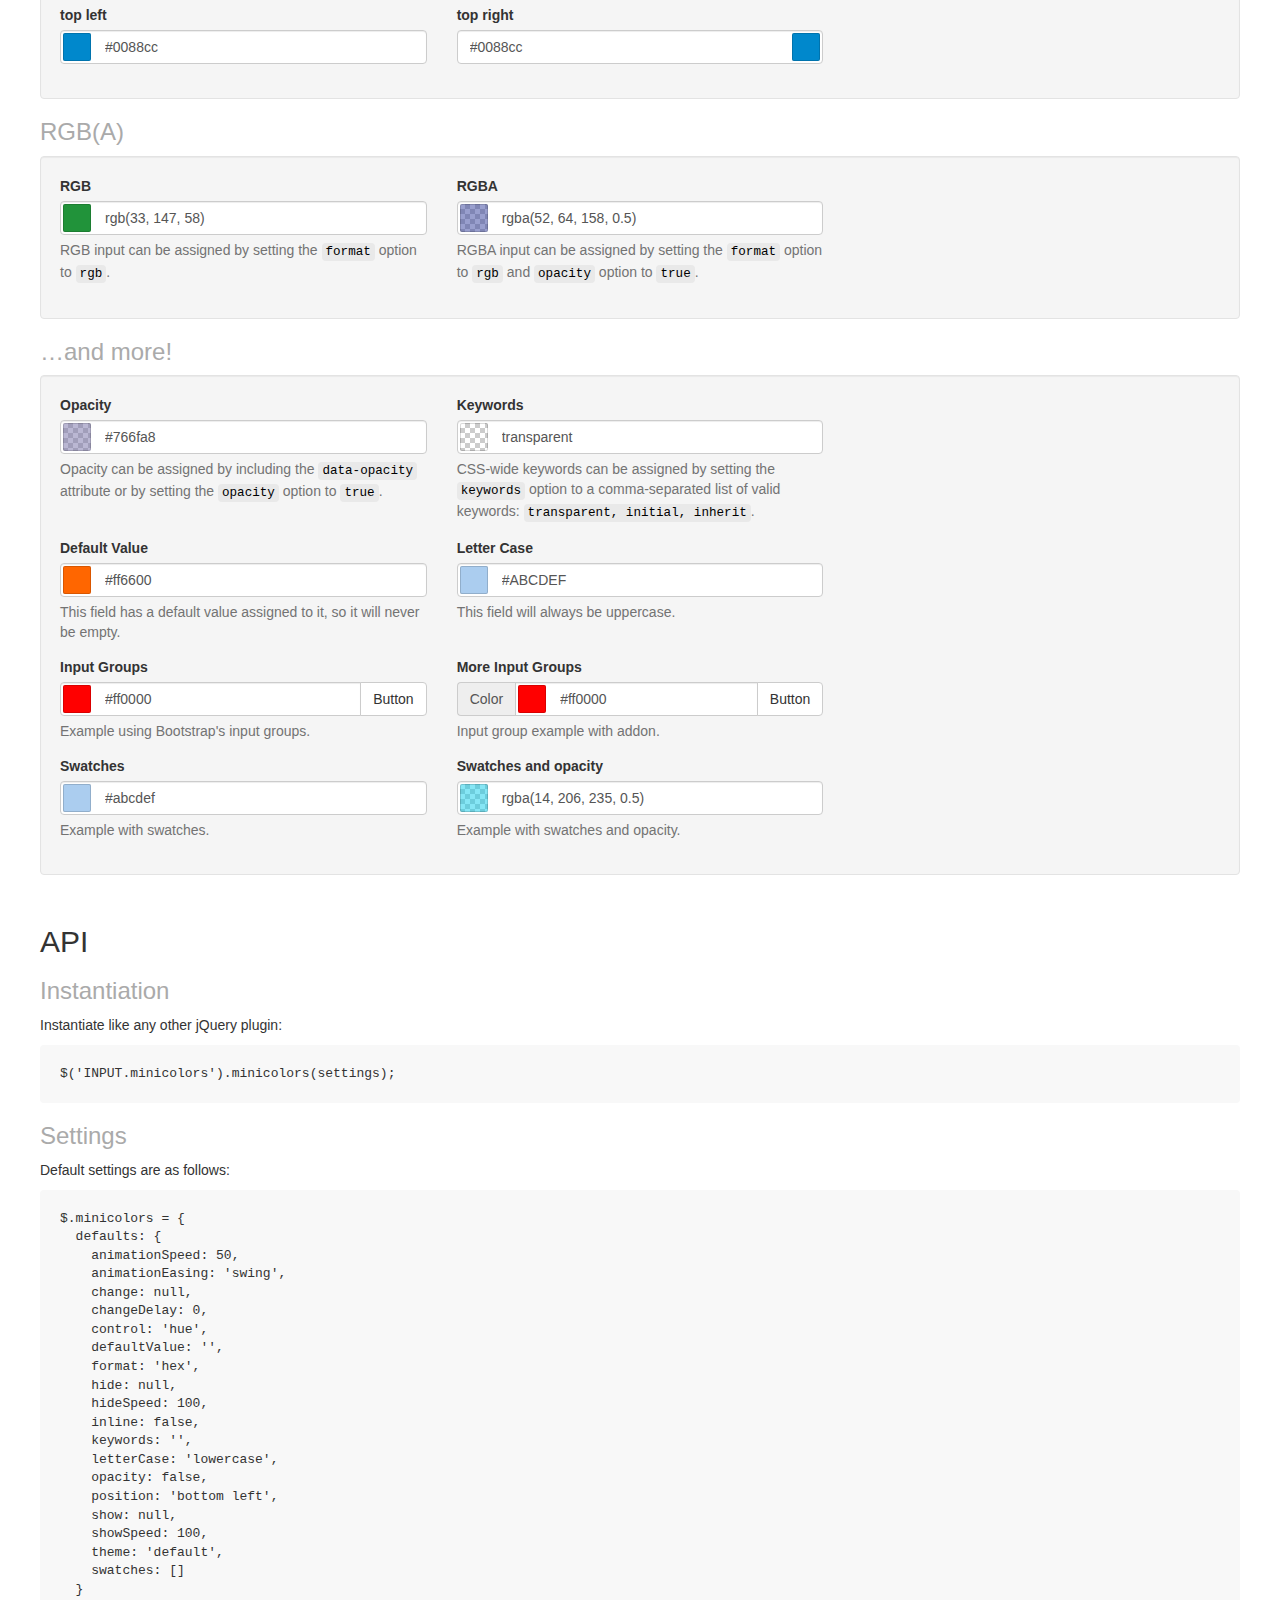
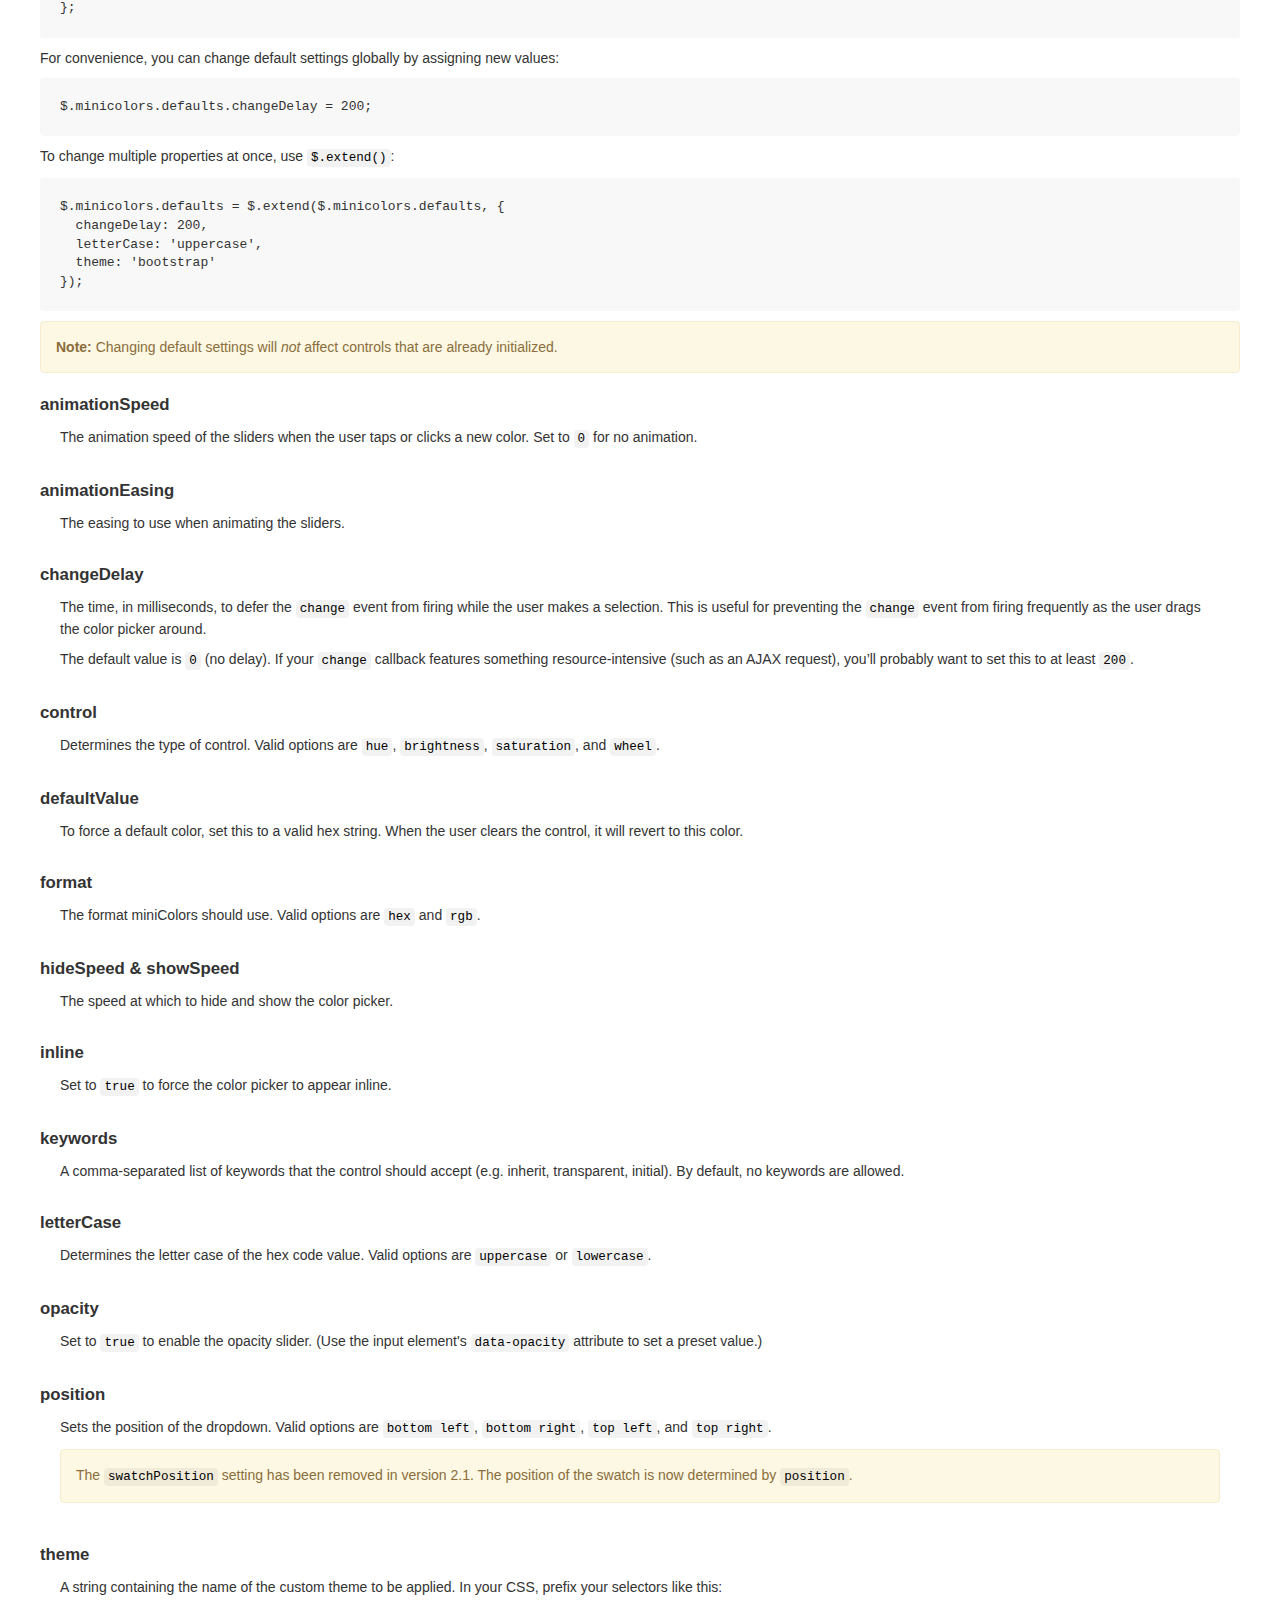
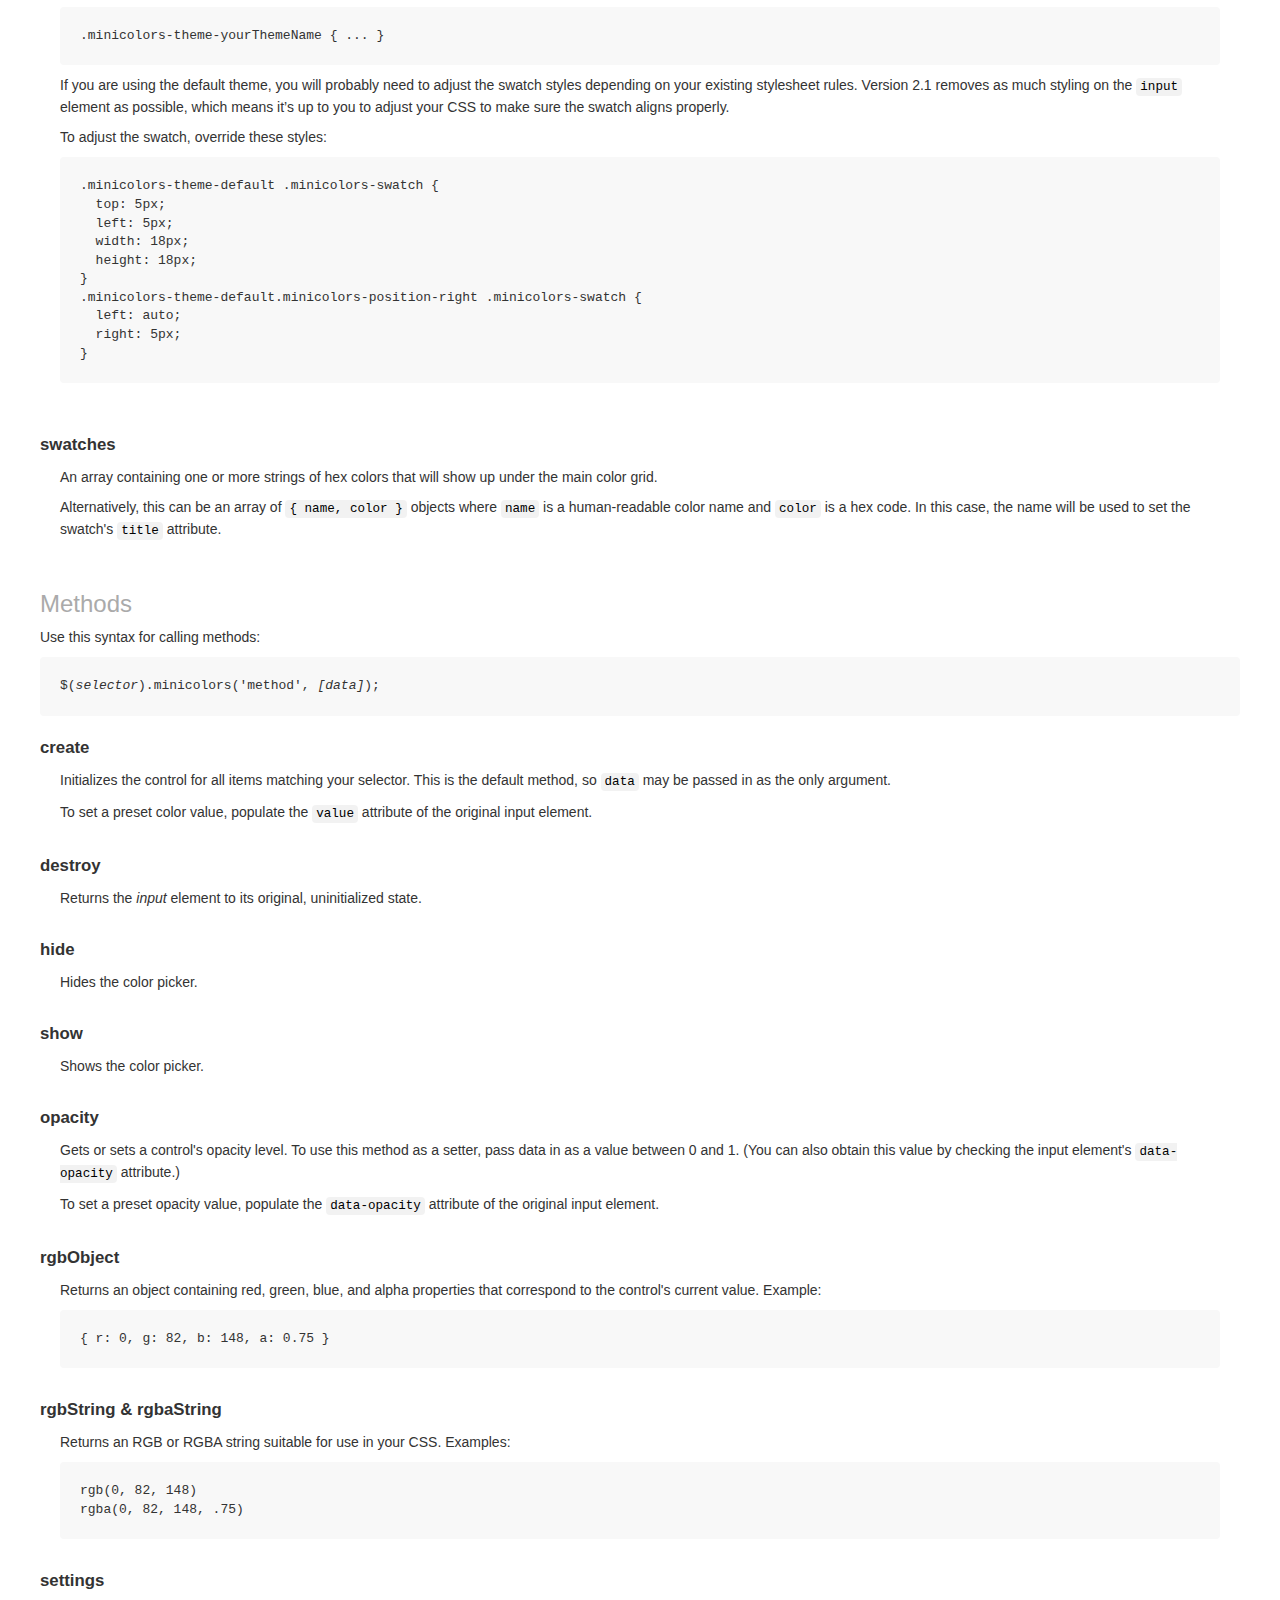
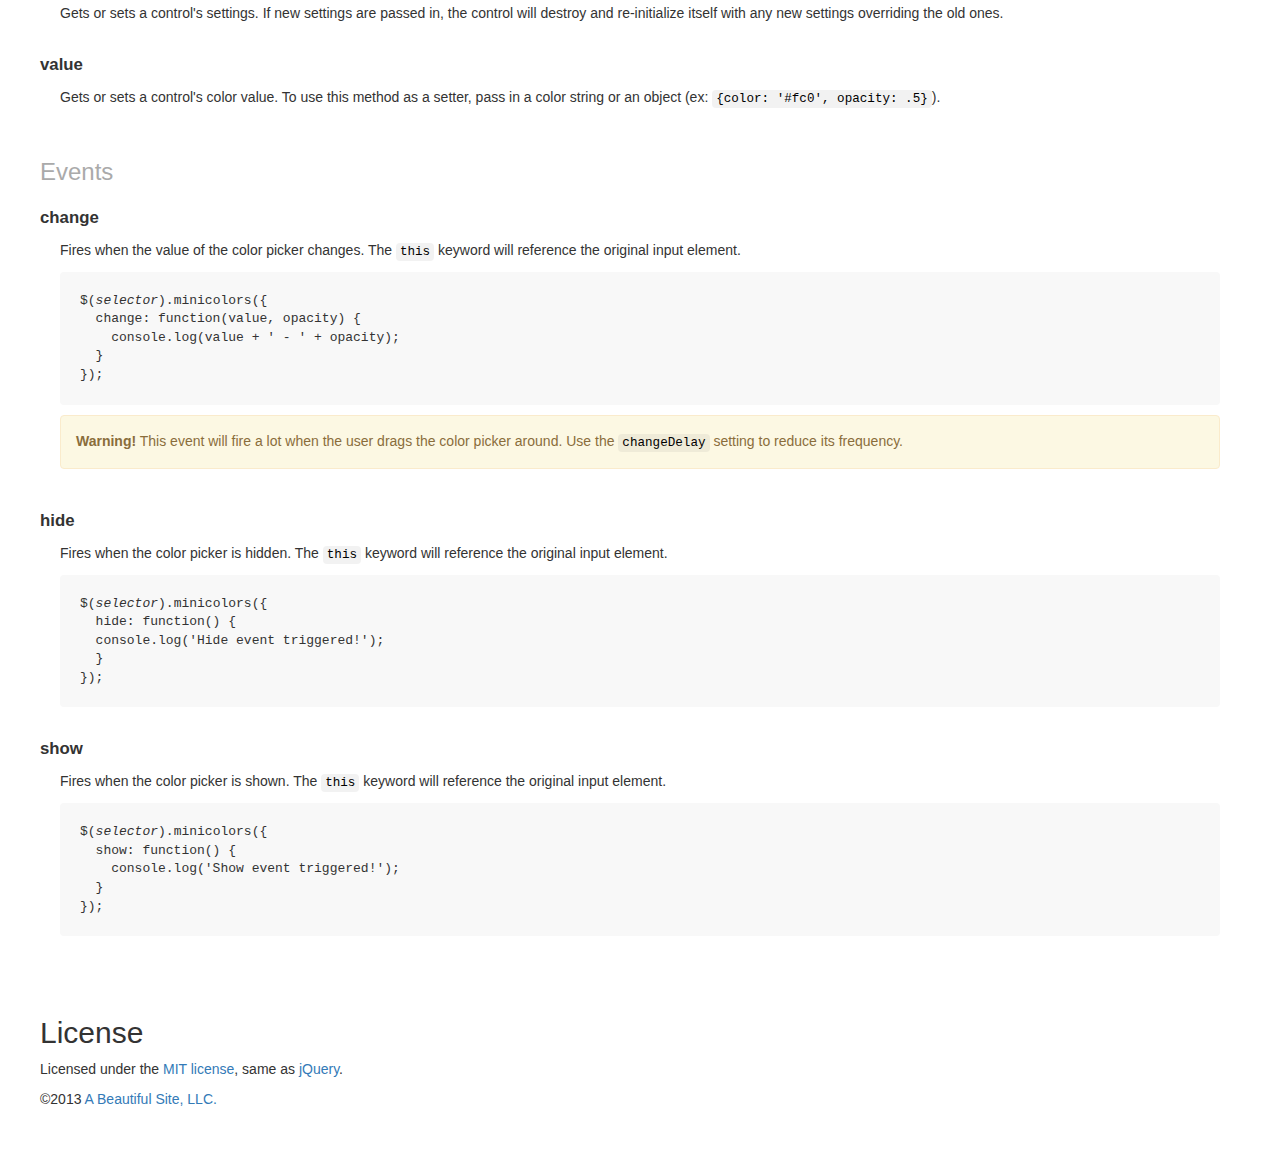
<file: assets/libs/jquery-minicolors-master/index.html>
<!DOCTYPE html>
<html>
<head>
  <title>jQuery MiniColors</title>
  <meta charset="utf-8">

  <!-- jQuery -->
  <script src="https://ajax.googleapis.com/ajax/libs/jquery/1.10.2/jquery.min.js"></script>

  <!-- Bootstrap 3 -->
  <link rel="stylesheet" href="https://netdna.bootstrapcdn.com/bootstrap/3.3.1/css/bootstrap.min.css">
  <script src="https://netdna.bootstrapcdn.com/bootstrap/3.3.1/js/bootstrap.min.js"></script>

  <!-- MiniColors -->
  <script src="jquery.minicolors.js"></script>
  <link rel="stylesheet" href="jquery.minicolors.css">

  <style>
    dl {
      margin: 20px 0;
    }
    dt {
      font-size: 120%;
    }
    dd {
      padding: 10px 20px 20px 20px;
    }
    dd:last-child {
      border-bottom: none;
    }
    code {
      color: black;
      border: none;
      background: rgba(128, 128, 128, .1);
    }
    [dir=rtl] code {
      direction: ltr;
    }
    pre {
      background: #f8f8f8;
      border: none;
      color: #333;
      padding: 20px;
    }
    [dir=rtl] pre {
      direction: ltr;
    }
    h2 {
      margin-top: 50px;
    }
    h3 {
      color: #aaa;
    }
    .jumbotron {
      padding: 40px;
    }
    .jumbotron h1 {
      margin-top: 0;
    }
    .jumbotron p:last-child {
      margin-bottom: 0;
    }
  </style>

  <script>
    $(document).ready( function() {

      $('.demo').each( function() {
        //
        // Dear reader, it's actually very easy to initialize MiniColors. For example:
        //
        //  $(selector).minicolors();
        //
        // The way I've done it below is just for the demo, so don't get confused
        // by it. Also, data- attributes aren't supported at this time...they're
        // only used for this demo.
        //
        $(this).minicolors({
          control: $(this).attr('data-control') || 'hue',
          defaultValue: $(this).attr('data-defaultValue') || '',
          format: $(this).attr('data-format') || 'hex',
          keywords: $(this).attr('data-keywords') || '',
          inline: $(this).attr('data-inline') === 'true',
          letterCase: $(this).attr('data-letterCase') || 'lowercase',
          opacity: $(this).attr('data-opacity'),
          position: $(this).attr('data-position') || 'bottom',
          swatches: $(this).attr('data-swatches') ? $(this).attr('data-swatches').split('|') : [],
          change: function(value, opacity) {
            if( !value ) return;
            if( opacity ) value += ', ' + opacity;
            if( typeof console === 'object' ) {
              console.log(value);
            }
          },
          theme: 'bootstrap'
        });

      });

    });
  </script>
</head>
<body>
  <div class="row" style="margin: 40px 40px;">
    <div class="col-12">

      <!-- Intro -->
      <div id="intro" class="jumbotron">
        <h1>jQuery MiniColors</h1>
        <p class="text-muted">
          Now with Bootstrap 3 support!
        </p>
        <p>
          A project by <a href="https://www.abeautifulsite.net/">A Beautiful Site</a>,
          originally developed for <a href="https://www.surrealcms.com/">Surreal CMS</a>.
        </p>
      </div>

      <!-- Contents -->
      <h2 id="contents">Contents</h2>
      <ul>
        <li><a href="#download">Download</a></li>
        <li><a href="#demos">Demos</a></li>
        <li><a href="#api">API</a>
          <ul>
            <li><a href="#instantiation">Instantiation</a></li>
            <li><a href="#settings">Settings</a></li>
            <li><a href="#methods">Methods</a></li>
            <li><a href="#events">Events</a></li>
          </ul>
        </li>
        <li><a href="#license">License</a></li>
      </ul>

      <!-- Download -->
      <h2 id="download">Download</h2>
      <p>
        This project is on GitHub. Feel free to post bug reports, feature requests, and code
        improvements on the official project page.
      </p>
      <p>
        <a href="https://github.com/claviska/jquery-minicolors" class="btn btn-success">Download on GitHub</a>
      </p>

      <!-- Demos -->
      <h2 id="demos">Demos</h2>
      <p>
        This is the main demo page, which uses <a href="https://getbootstrap.com/">Bootstrap 3</a>,
        but this plugin works without Bootstrap as well.
      </p>
      <p>
        <a href="without-bootstrap.html" class="btn btn-primary">View Demo Without Bootstrap</a>
      </p>
      <p>
        <a class="btn btn-primary" onclick="$(body).attr('dir')=='rtl'?$(body).removeAttr('dir'):$(body).attr('dir', 'rtl')">Toggle LTR/RTL</a>
      </p>

      <!-- Control types -->
      <h3>Control Types</h3>
      <div class="well">
        <div class="row">
          <div class="col-lg-4 col-sm-4 col-12">

            <div class="form-group">
              <label for="hue-demo">Hue (default)</label>
              <input type="text" id="hue-demo" class="form-control demo" data-control="hue" value="#ff6161">
            </div>
            <div class="form-group">
              <label for="saturation-demo">Saturation</label>
              <input type="text" id="saturation-demo" class="form-control demo" data-control="saturation" value="#0088cc">
            </div>
          </div>

          <div class="col-lg-4 col-sm-4 col-12">
            <div class="form-group">
              <label for="brightness-demo">Brightness</label>
              <input type="text" id="brightness-demo" class="form-control demo" data-control="brightness" value="#00ffff">
            </div>
            <div class="form-group">
              <label for="wheel-demo">Wheel</label>
              <input type="text" id="wheel-demo" class="form-control demo" data-control="wheel" value="#ff99ee">
            </div>
          </div>
        </div>
      </div>

      <!-- Input modes -->
      <h3>Input Modes</h3>
      <div class="well">
        <div class="row">
          <div class="col-lg-4 col-sm-4 col-12">
            <div class="form-group">
              <label for="text-field">Text field</label>
              <br>
              <input type="text" id="text-field" class="form-control demo" value="#70c24a">
            </div>
            <div class="form-group">
              <label for="hidden-input">Hidden Input</label>
              <br>
              <input type="hidden" id="hidden-input" class="demo" value="#db913d">
            </div>
          </div>
          <div class="col-lg-4 col-sm-4 col-12">
            <div class="form-group">
              <label for="inline">Inline</label>
              <br>
              <input type="text" id="inline" class="form-control demo" data-inline="true" value="#4fc8db">
            </div>
          </div>
        </div>
      </div>

      <!-- Positions -->
      <h3>Positions</h3>
      <div class="well">
        <p>
          Valid positions include <code>bottom left</code>, <code>bottom right</code>, <code>top
          left</code>, and <code>top right</code>.
        </p>
        <div class="row">
          <div class="col-lg-4 col-sm-4 col-12">
            <div class="form-group">
              <label for="position-bottom-left">bottom left (default)</label>
              <input type="text" id="position-bottom-left" class="form-control demo" data-position="bottom left" value="#0088cc">
            </div>
            <div class="form-group">
              <label for="position-top-left">top left</label>
              <input type="text" id="position-top-left" class="form-control demo" data-position="top left" value="#0088cc">
            </div>
          </div>
          <div class="col-lg-4 col-sm-4 col-12">
            <div class="form-group">
              <label for="position-bottom-right">bottom right</label>
              <input type="text" id="position-bottom-right" class="form-control demo" data-position="bottom right" value="#0088cc">
            </div>
            <div class="form-group">
              <label for="position-top-right">top right</label>
              <input type="text" id="position-top-right" class="form-control demo" data-position="top right" value="#0088cc">
            </div>
          </div>
          <div class="col-lg-4 col-sm-4 col-12">
          </div>
        </div>
      </div>

      <!-- RGB(A) -->
      <h3>RGB(A)</h3>
      <div class="well">
        <div class="row">
          <div class="col-lg-4 col-sm-4 col-12">
            <div class="form-group">
              <label for="rgb">RGB</label>
              <br>
              <input type="text" id="rgb" class="form-control demo" data-format="rgb" value="rgb(33, 147, 58)">
              <span class="help-block">
                RGB input can be assigned by setting the <code>format</code> option
                to <code>rgb</code>.
              </span>
            </div>
          </div>
          <div class="col-lg-4 col-sm-4 col-12">
            <div class="form-group">
              <label for="rgba">RGBA</label>
              <br>
              <input type="text" id="rgba" class="form-control demo" data-format="rgb" data-opacity=".5" value="rgba(52, 64, 158, 0.5)">
              <span class="help-block">
                RGBA input can be assigned by setting the <code>format</code>
                option to <code>rgb</code> and <code>opacity</code> option to
                <code>true</code>.
              </span>
            </div>
          </div>
        </div>
      </div>

      <!-- and more -->
      <h3>&hellip;and more!</h3>
      <div class="well">
        <div class="row">
          <div class="col-lg-4 col-sm-4 col-12">
            <div class="form-group">
              <label for="opacity">Opacity</label>
              <br>
              <input type="text" id="opacity" class="form-control demo" data-opacity=".5" value="#766fa8">
              <span class="help-block">
                Opacity can be assigned by including the <code>data-opacity</code>
                attribute or by setting the <code>opacity</code> option to
                <code>true</code>.
              </span>
            </div>
          </div>
          <div class="col-lg-4 col-sm-4 col-12">
            <div class="form-group">
              <label for="keywords">Keywords</label>
              <br>
              <input type="text" id="keywords" class="form-control demo" data-keywords="transparent, initial, inherit" value="transparent">
              <span class="help-block">
                CSS-wide keywords can be assigned by setting the <code>keywords</code>
                option to a comma-separated list of valid keywords: <code>transparent,
                initial, inherit</code>.
              </span>
            </div>
          </div>
        </div>
        <div class="row">
          <div class="col-lg-4 col-sm-4 col-12">
            <div class="form-group">
              <label for="default-value">Default Value</label>
              <br>
              <input type="text" id="default-value" class="form-control demo" data-defaultValue="#ff6600">
              <span class="help-block">
                This field has a default value assigned to it, so it will never be empty.
              </span>
            </div>
          </div>
          <div class="col-lg-4 col-sm-4 col-12">
            <div class="form-group">
              <label for="letter-case">Letter Case</label>
              <br>
              <input type="text" id="letter-case" class="form-control demo" data-letterCase="uppercase" value="#abcdef">
              <span class="help-block">
                This field will always be uppercase.
              </span>
            </div>
          </div>
        </div>
        <div class="row">
          <div class="col-lg-4 col-sm-4 col-12">
            <div class="form-group">
              <label for="input-group">Input Groups</label>
              <div class="input-group">
                <input type="text" id="input-group" class="form-control demo" value="#ff0000"/>
                <span class="input-group-btn">
                  <button class="btn btn-default" type="button">Button</button>
                </span>
              </div>
              <span class="help-block">
                Example using Bootstrap's input groups.
              </span>
            </div>
          </div>
          <div class="col-lg-4 col-sm-4 col-12">
            <div class="form-group">
              <label for="more-input-group">More Input Groups</label>
              <div class="input-group">
                <span class="input-group-addon">Color</span>
                <input type="text" id="more-input-group" class="form-control demo" value="#ff0000"/>
                <span class="input-group-btn">
                  <button class="btn btn-default" type="button">Button</button>
                </span>
              </div>
              <span class="help-block">
                Input group example with addon.
              </span>
            </div>
          </div>
        </div>
        <div class="row">
          <div class="col-lg-4 col-sm-4 col-12">
            <div class="form-group">
              <label for="letter-case">Swatches</label>
              <br>
              <input type="text" id="swatches" class="form-control demo" data-swatches="#ef9a9a|#90caf9|#a5d6a7|#fff59d|#ffcc80|#bcaaa4|#eeeeee|#f44336|#2196f3|#4caf50|#ffeb3b|#ff9800|#795548|#9e9e9e" value="#abcdef">
              <span class="help-block">
                Example with swatches.
              </span>
            </div>
          </div>
          <div class="col-lg-4 col-sm-4 col-12">
            <div class="form-group">
              <label for="letter-case">Swatches and opacity</label>
              <br>
              <input type="text" id="swatches" class="form-control demo" data-format="rgb" data-opacity="1" data-swatches="#fff|#000|#f00|#0f0|#00f|#ff0|rgba(0,0,255,0.5)"  value="rgba(14, 206, 235, .5)">
              <span class="help-block">
                Example with swatches and opacity.
              </span>
            </div>
          </div>
        </div>
      </div>

      <!-- API -->
      <h2 id="api">API</h2>

      <!-- Instantiation -->
      <h3 id="instantiation">Instantiation</h3>
      <p>
        Instantiate like any other jQuery plugin:
      </p>
      <pre>$('INPUT.minicolors').minicolors(settings);</pre>

      <!-- Settings -->
      <h3 id="settings">Settings</h3>

      <p>
        Default settings are as follows:
      </p>
<pre>
$.minicolors = {
  defaults: {
    animationSpeed: 50,
    animationEasing: 'swing',
    change: null,
    changeDelay: 0,
    control: 'hue',
    defaultValue: '',
    format: 'hex',
    hide: null,
    hideSpeed: 100,
    inline: false,
    keywords: '',
    letterCase: 'lowercase',
    opacity: false,
    position: 'bottom left',
    show: null,
    showSpeed: 100,
    theme: 'default',
    swatches: []
  }
};
</pre>
      <p>
        For convenience, you can change default settings globally by assigning new values:
      </p>
<pre>
$.minicolors.defaults.changeDelay = 200;
</pre>
      <p>
        To change multiple properties at once, use <code>$.extend()</code>:
      </p>
<pre>
$.minicolors.defaults = $.extend($.minicolors.defaults, {
  changeDelay: 200,
  letterCase: 'uppercase',
  theme: 'bootstrap'
});
</pre>
      <p class="alert alert-warning">
        <strong>Note:</strong> Changing default settings will <em>not</em> affect controls that
        are already initialized.
      </p>

      <dl>
        <dt>animationSpeed</dt>
        <dd>
          <p>
            The animation speed of the sliders when the user taps or clicks a new color. Set to
            <code>0</code> for no animation.
          </p>
        </dd>

        <dt>animationEasing</dt>
        <dd>
          <p>
            The easing to use when animating the sliders.
          </p>
        </dd>

        <dt>changeDelay</dt>
        <dd>
          <p>
            The time, in milliseconds, to defer the <code>change</code> event from firing while
            the user makes a selection. This is useful for preventing the <code>change</code> event
            from firing frequently as the user drags the color picker around.
          </p>
          <p>
            The default value is <code>0</code> (no delay). If your <code>change</code> callback
            features something resource-intensive (such as an AJAX request), you’ll probably want
            to set this to at least <code>200</code>.
          </p>
        </dd>

        <dt>control</dt>
        <dd>
          <p>
            Determines the type of control. Valid options are <code>hue</code>, <code>brightness</code>,
            <code>saturation</code>, and <code>wheel</code>.
          </p>
        </dd>

        <dt>defaultValue</dt>
        <dd>
          <p>
            To force a default color, set this to a valid hex string. When the user clears the
            control, it will revert to this color.
          </p>
        </dd>

        <dt>format</dt>
        <dd>
          <p>
            The format miniColors should use. Valid options are <code>hex</code> and
            <code>rgb</code>.
          </p>
        </dd>

        <dt>hideSpeed &amp; showSpeed</dt>
        <dd>
          <p>
            The speed at which to hide and show the color picker.
          </p>
        </dd>

        <dt>inline</dt>
        <dd>
          <p>
            Set to <code>true</code> to force the color picker to appear inline.
          </p>
        </dd>

        <dt>keywords</dt>
        <dd>
          <p>
            A comma-separated list of keywords that the control should accept (e.g. inherit,
            transparent, initial). By default, no keywords are allowed.
          </p>
        </dd>

        <dt>letterCase</dt>
        <dd>
          <p>
            Determines the letter case of the hex code value. Valid options are <code>uppercase</code>
            or <code>lowercase</code>.
          </p>
        </dd>

        <dt>opacity</dt>
        <dd>
          <p>
            Set to <code>true</code> to enable the opacity slider. (Use the input element's
            <code>data-opacity</code> attribute to set a preset value.)
          </p>
        </dd>

        <dt>position</dt>
        <dd>
          <p>
            Sets the position of the dropdown. Valid options are <code>bottom left</code>,
            <code>bottom right</code>, <code>top left</code>, and <code>top right</code>.
          </p>
          <p class="alert alert-warning">
            The <code>swatchPosition</code> setting has been removed in version 2.1. The position
            of the swatch is now determined by <code>position</code>.
          </p>
        </dd>

        <dt>theme</dt>
        <dd>
          <p>
            A string containing the name of the custom theme to be applied. In your CSS, prefix
            your selectors like this:
          </p>
<pre>
.minicolors-theme-yourThemeName { ... }
</pre>
          <p>
            If you are using the default theme, you will probably need to adjust the swatch
            styles depending on your existing stylesheet rules. Version 2.1 removes as much
            styling on the <code>input</code> element as possible, which means it’s up to
            you to adjust your CSS to make sure the swatch aligns properly.
          </p>
          <p>
            To adjust the swatch, override these styles:
          </p>
<pre>
.minicolors-theme-default .minicolors-swatch {
  top: 5px;
  left: 5px;
  width: 18px;
  height: 18px;
}
.minicolors-theme-default.minicolors-position-right .minicolors-swatch {
  left: auto;
  right: 5px;
}
</pre>
          </div>
        </dd>

        <dt>swatches</dt>
        <dd>
          <p>
            An array containing one or more strings of hex colors that will show up under the main
            color grid.
          </p>
          <p>
            Alternatively, this can be an array of <code>{ name, color }</code> objects where
            <code>name</code> is a human-readable color name and <code>color</code> is a hex code.
            In this case, the name will be used to set the swatch's <code>title</code> attribute.
          </p>
        </dd>
      </dl>

      <!-- Methods -->
      <h3 id="methods">Methods</h3>
      <p>Use this syntax for calling methods:</p>
      <pre>$(<em>selector</em>).minicolors('method', <em>[data]</em>);</pre>
      <dl>
        <dt>create</dt>
        <dd>
          <p>
            Initializes the control for all items matching your selector. This is the default
            method, so <code>data</code> may be passed in as the only argument.
          </p>
          <p>
            To set a preset color value, populate the <code>value</code> attribute of the original
            input element.
          </p>
        </dd>

        <dt>destroy</dt>
        <dd>
          <p>
            Returns the <em>input</em> element to its original, uninitialized state.
          </p>
        </dd>

        <dt>hide</dt>
        <dd>
          <p>
            Hides the color picker.
          </p>
        </dd>

        <dt>show</dt>
        <dd>
          <p>
            Shows the color picker.
          </p>
        </dd>

        <dt>opacity</dt>
        <dd>
          <p>
            Gets or sets a control's opacity level. To use this method as a setter, pass data in
            as a value between 0 and 1. (You can also obtain this value by checking the input
            element's <code>data-opacity</code> attribute.)
          </p>
          <p>
            To set a preset opacity value, populate the <code>data-opacity</code> attribute of the
            original input element.
          </p>
        </dd>

        <dt>rgbObject</dt>
        <dd>
          <p>
            Returns an object containing red, green, blue, and alpha properties that correspond to
            the control's current value. Example:
          </p>
          <pre>{ r: 0, g: 82, b: 148, a: 0.75 }</pre>
        </dd>

        <dt>rgbString &amp; rgbaString</dt>
        <dd>
          <p>
            Returns an RGB or RGBA string suitable for use in your CSS. Examples:
          </p>
<pre>
rgb(0, 82, 148)
rgba(0, 82, 148, .75)
</pre>
        </dd>

        <dt>settings</dt>
        <dd>
          <p>
            Gets or sets a control's settings. If new settings are passed in, the control will
            destroy and re-initialize itself with any new settings overriding the old ones.
          </p>
        </dd>

        <dt>value</dt>
        <dd>
          <p>
            Gets or sets a control's color value. To use this method as a setter, pass
            in a color string or an object (ex: <code>{color: '#fc0', opacity: .5}</code>).
          </p>
        </dd>
      </dl>

      <!-- Events -->
      <h3 id="events">Events</h3>
      <dl>
        <dt>change</dt>
        <dd>
          <p>Fires when the value of the color picker changes. The <code>this</code> keyword will reference the original input element.
<pre>
$(<em>selector</em>).minicolors({
  change: function(value, opacity) {
    console.log(value + ' - ' + opacity);
  }
});
</pre>
          <p class="alert alert-warning">
            <strong>Warning!</strong> This event will fire a lot when the user drags the
            color picker around. Use the <code>changeDelay</code> setting to reduce its
            frequency.
          </p>
        </dd>

        <dt>hide</dt>
        <dd>
          <p>
            Fires when the color picker is hidden. The <code>this</code> keyword will reference
            the original input element.
          </p>
<pre>
$(<em>selector</em>).minicolors({
  hide: function() {
  console.log('Hide event triggered!');
  }
});
</pre>
        </dd>

        <dt>show</dt>
        <dd>
          <p>
            Fires when the color picker is shown. The <code>this</code> keyword will reference
            the original input element.
          </p>
<pre>
$(<em>selector</em>).minicolors({
  show: function() {
    console.log('Show event triggered!');
  }
});
</pre>
        </dd>
      </dl>

      <h2 id="license">License</h2>
      <p>
        Licensed under the <a href="https://opensource.org/licenses/MIT">MIT license</a>,
        same as <a href="https://jquery.org/license/">jQuery</a>.
      </p>
      <p>
        &copy;2013 <a href="https://www.abeautifulsite.net/">A Beautiful Site, LLC.</a>
      </p>
    </div>
  </div>
</body>
</html>
</file>
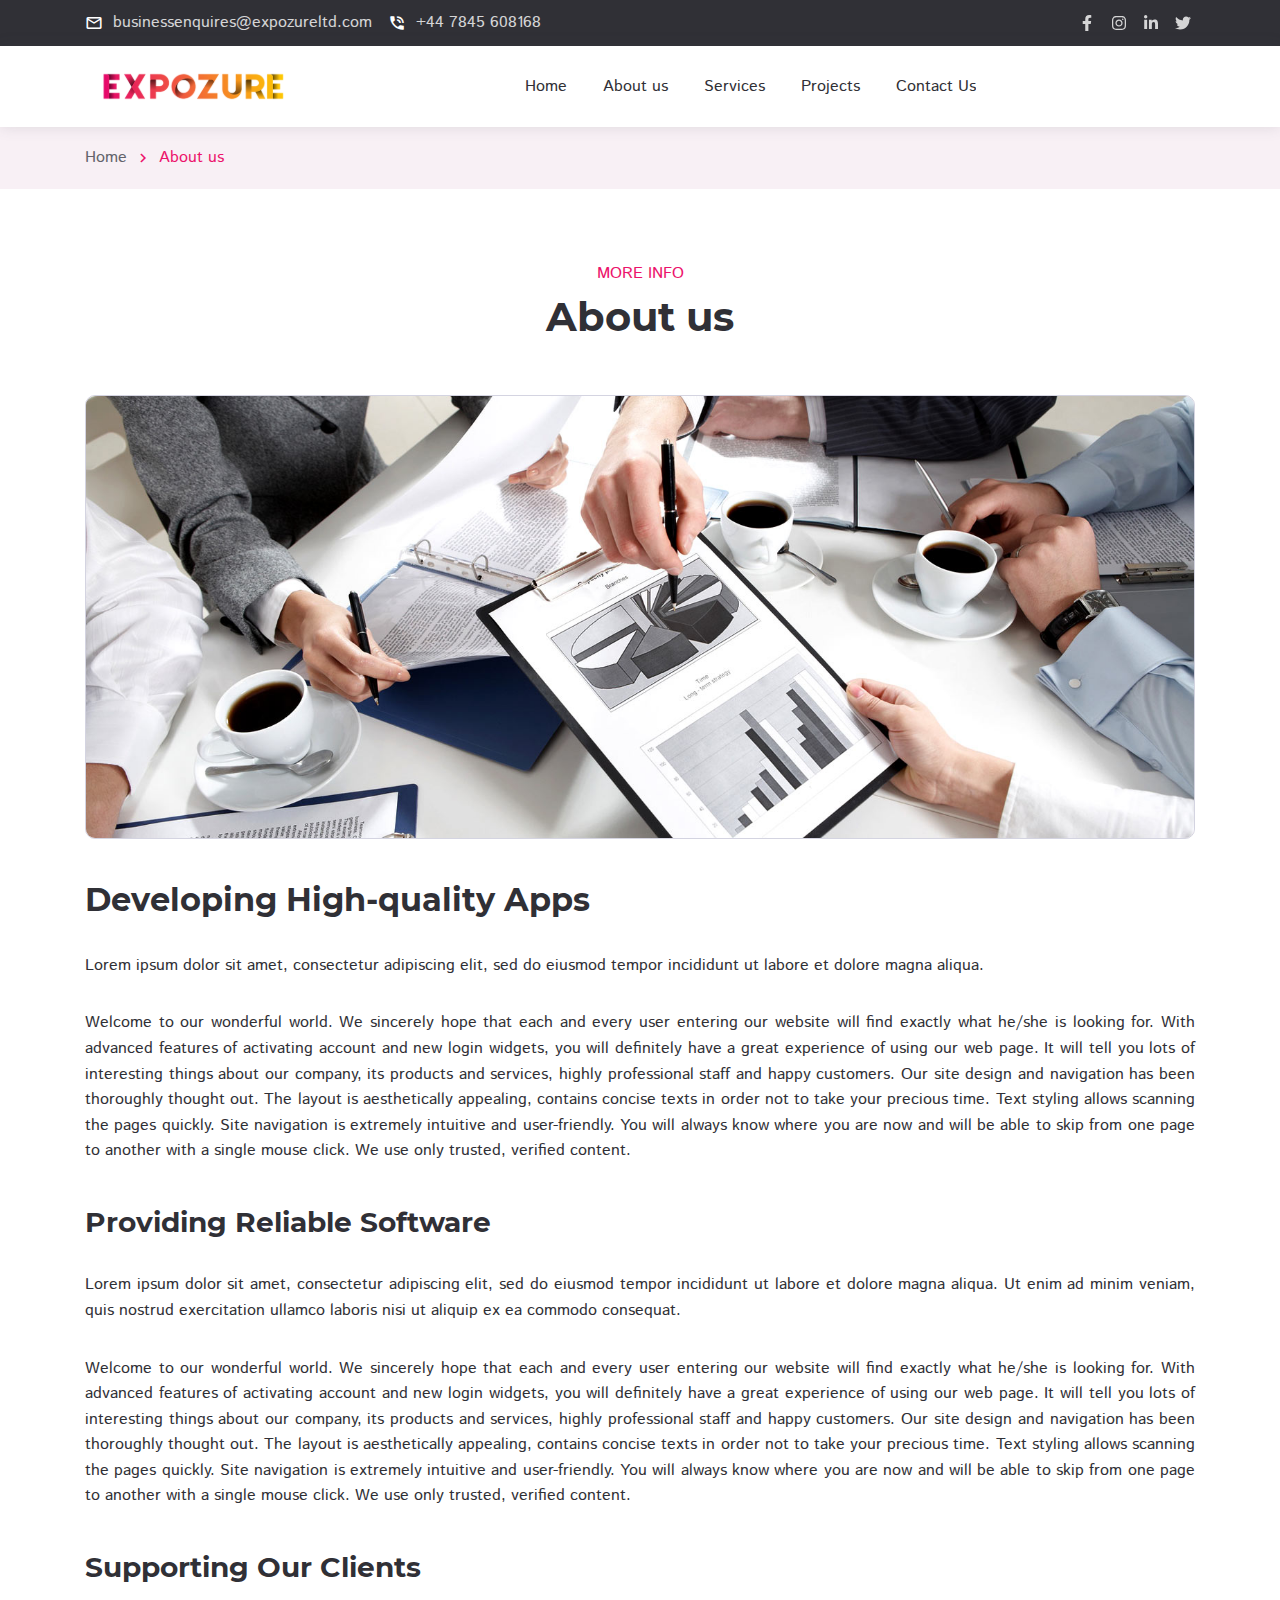
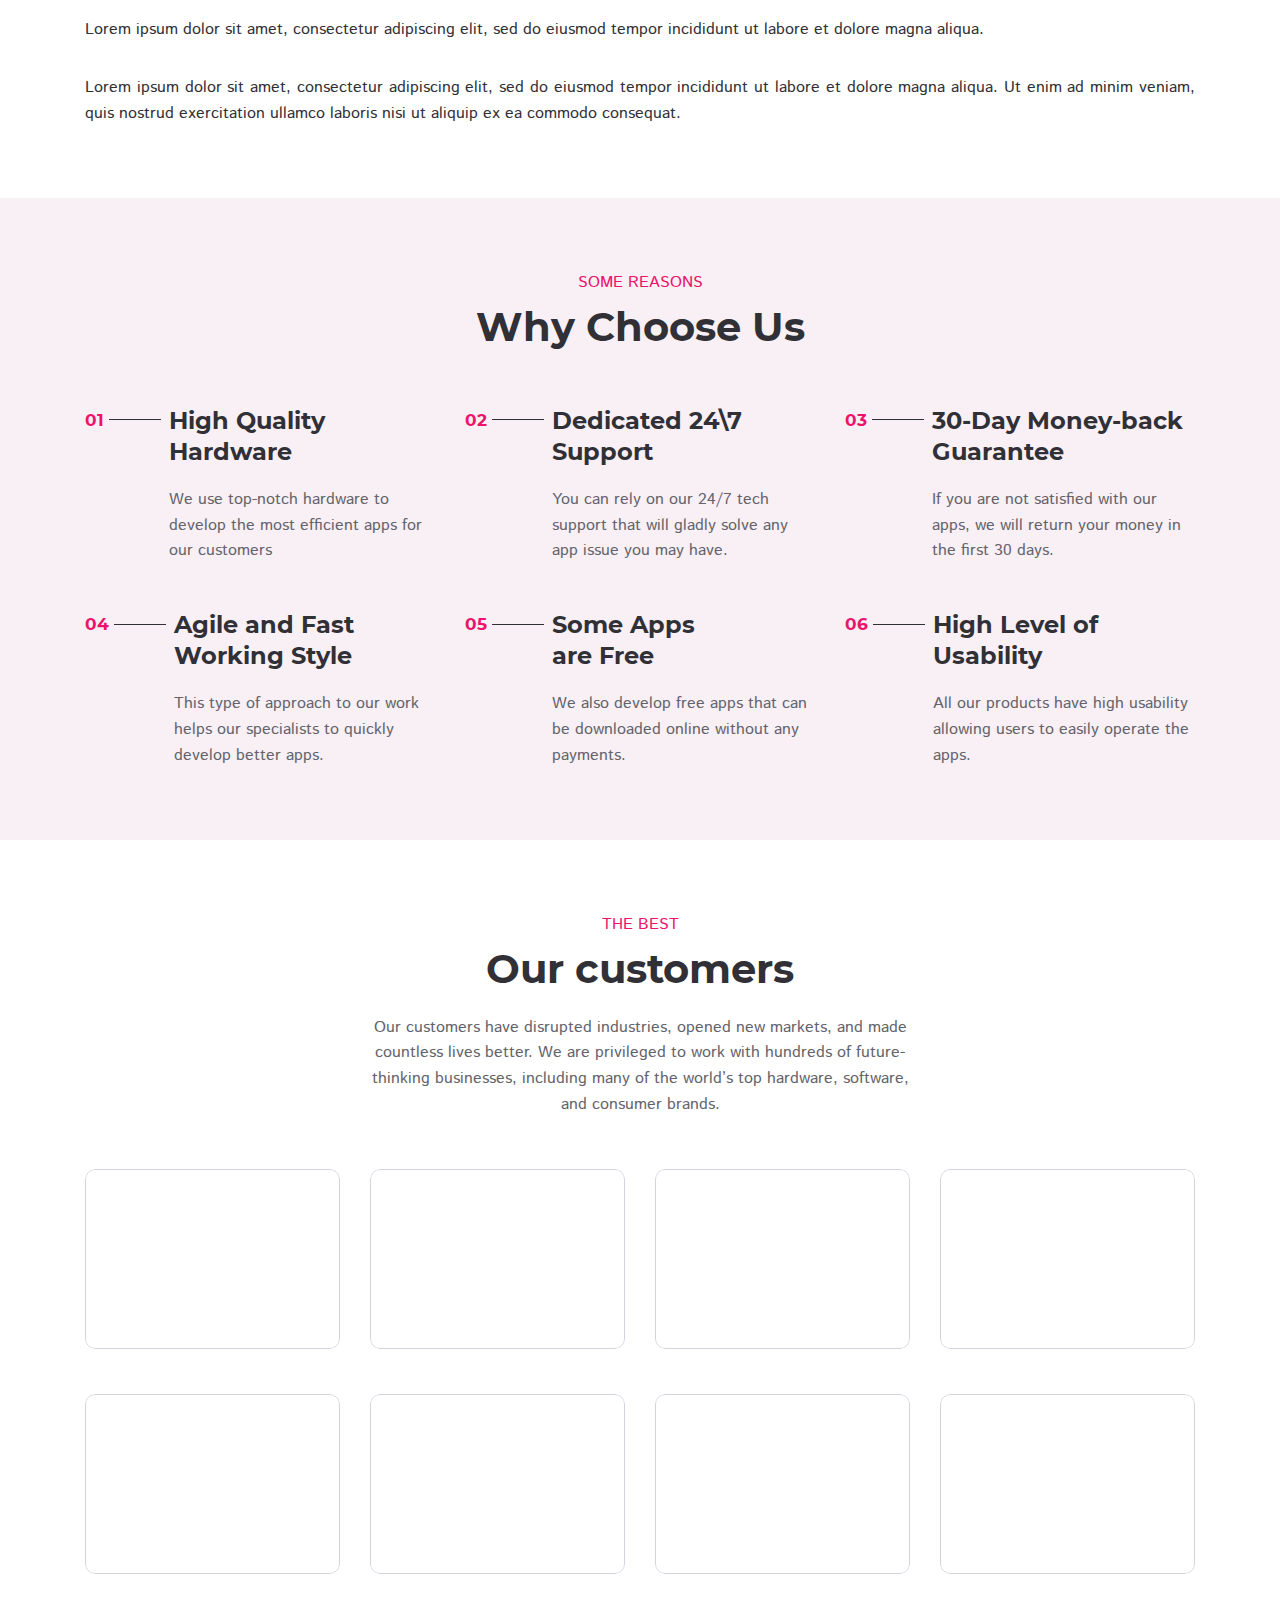
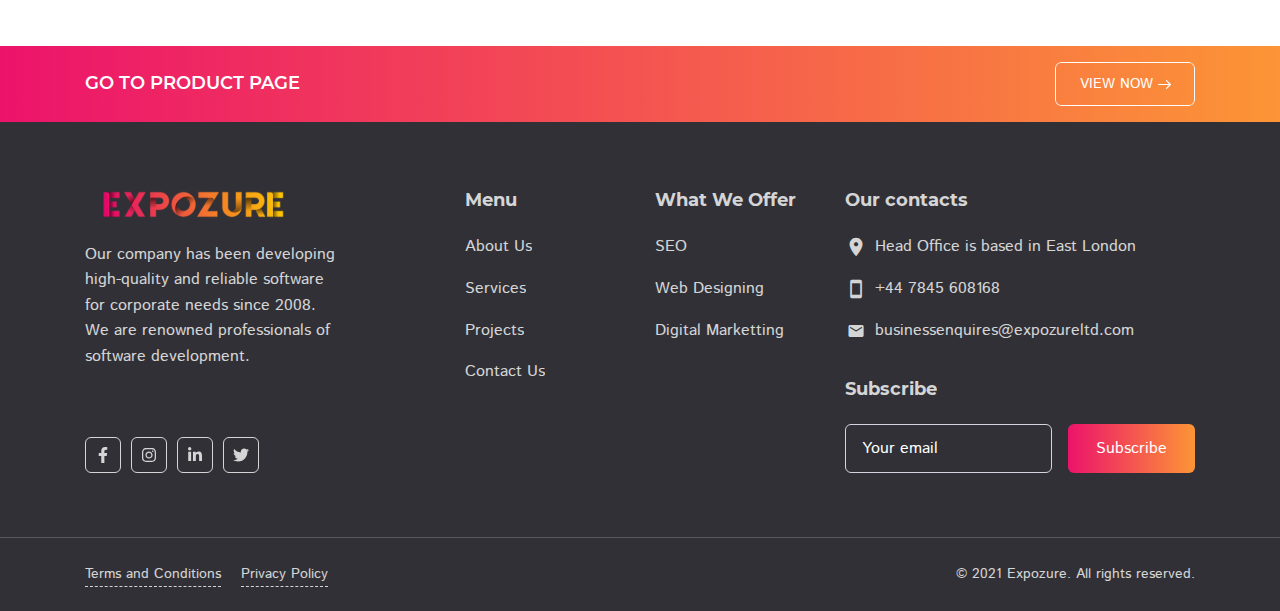
<file: about-us.html>
<!DOCTYPE html>
<html lang="en">
  <head>
    <meta charset="utf-8" />

    <title>Expozure</title>

    <meta name="description" content="Description" />
    <meta http-equiv="X-UA-Compatible" content="IE=edge" />
    <meta
      name="viewport"
      content="width=device-width, initial-scale=1, maximum-scale=2"
    />

    <!-- <link
      rel="icon"
      href="assets/img/favicon/favicon.ico"
      type="image/x-icon"
    /> -->

    <link rel="stylesheet" href="assets/css/libs.css" />
    <link rel="stylesheet" href="assets/css/style.css" />
    <link
      rel="preload"
      href="assets/fonts/istok-web-v15-latin/istok-web-v15-latin-regular.woff2"
      as="font"
      type="font/woff2"
      crossorigin
    />
    <link
      rel="preload"
      href="assets/fonts/istok-web-v15-latin/istok-web-v15-latin-700.woff2"
      as="font"
      type="font/woff2"
      crossorigin
    />
    <link
      rel="preload"
      href="assets/fonts/montserrat-v15-latin/montserrat-v15-latin-700.woff2"
      as="font"
      type="font/woff2"
      crossorigin
    />
    <link
      rel="preload"
      href="assets/fonts/montserrat-v15-latin/montserrat-v15-latin-600.woff2"
      as="font"
      type="font/woff2"
      crossorigin
    />

    <link
      rel="preload"
      href="assets/fonts/material-icons/material-icons.woff2"
      as="font"
      type="font/woff2"
      crossorigin
    />
    <link
      rel="preload"
      href="assets/fonts/material-icons/material-icons-outlined.woff2"
      as="font"
      type="font/woff2"
      crossorigin
    />
  </head>

  <body>
    <main class="main">
      <div class="main-inner">
        <!-- Begin mobile main menu -->
        <nav class="mmm">
          <div class="mmm-content">
            <ul class="mmm-list">
              <li><a href="index.html">Home</a></li>
              <li><a href="about-us.html">About us</a></li>
              <li><a href="services.html">Services</a></li>
              <!-- <li><a href="typography.html">Typography</a></li>
              <li><a href="tabs-and-accordions.html">Tabs & Accordions</a></li> -->
              <li><a href="news.html">Projects</a></li>
              <li><a href="contact-us.html">Contact Us</a></li>
            </ul>
          </div>
          <!-- <div class="mmm-footer">
            <ul class="mmm-lang">
              <li class="active">
                <a href="#!"><span>En</span></a>
              </li>
              <li>
                <a href="#!"><span>Sp</span></a>
              </li>
              <li>
                <a href="#!"><span>It</span></a>
              </li>
              <li>
                <a href="#!"><span>Uk</span></a>
              </li>
              <li>
                <a href="#!"><span>Ru</span></a>
              </li>
            </ul>
          </div> -->
        </nav>
        <!-- End mobile main menu -->

        <!-- <a
          class="bff d-none d-md-block"
          href="https://www.templatemonster.com/website-templates/pathsoft-it-solutions-for-your-business-services-website-template-83414.html"
        >
          <div class="container">
            <div class="row">
              <div class="col">
                <div class="bff-container">
                  <p>Get Full-Featured PathSoft Template</p>
                  <div class="btn btn-border btn-small">
                    <span>SHOP NOW</span>
                    <svg
                      class="btn-icon-right"
                      viewBox="0 0 13 9"
                      width="13"
                      height="9"
                    >
                      <use xlink:href="assets/img/sprite.svg#arrow-right"></use>
                    </svg>
                  </div>
                </div>
              </div>
            </div>
          </div>
        </a> -->

        <!-- Begin header -->
        <header class="header">
          <!-- Begin header top -->
          <nav class="header-top">
            <div class="container">
              <div class="row align-items-center justify-content-between">
                <div class="col-auto">
                  <!-- Begin header top info -->
                  <ul class="header-top-info">
                    <li>
                      <a href="mailto:businessenquires@expozureltd.com">
                        <i class="material-icons md-18">mail_outline</i>
                        <span>businessenquires@expozureltd.com</span>
                      </a>
                    </li>
                    <li>
                      <a
                        href="mailto:businessenquires@expozureltd.com"
                        class="formingHrefTel"
                      >
                        <i class="material-icons md-18">phone_in_talk</i>
                        <span>+44 7845 608168</span>
                      </a>
                    </li>
                  </ul>
                  <!-- Ennd header top info -->
                </div>
                <div class="col-auto">
                  <div class="header-top-links">
                    <!-- Begin social links -->
                    <ul class="social-links">
                      <li>
                        <a
                          href="https://www.facebook.com/expozureltd"
                          title="Facebook"
                        >
                          <svg viewBox="0 0 320 512">
                            <use
                              xlink:href="assets/img/sprite.svg#facebook-icon"
                            ></use>
                          </svg>
                        </a>
                      </li>
                      <li>
                        <a
                          href="https://www.instagram.com/expozureltd/?hl=en-gb"
                          title="Instagram"
                        >
                          <svg viewBox="0 0 448 512">
                            <use
                              xlink:href="assets/img/sprite.svg#instagram-icon"
                            ></use>
                          </svg>
                        </a>
                      </li>
                      <li>
                        <a href="#!" title="LinkedIn">
                          <svg viewBox="0 0 448 512">
                            <use
                              xlink:href="assets/img/sprite.svg#linkedin-icon"
                            ></use>
                          </svg>
                        </a>
                      </li>
                      <li>
                        <a href="#!" title="Twitter">
                          <svg viewBox="0 0 512 512">
                            <use
                              xlink:href="assets/img/sprite.svg#twitter-icon"
                            ></use>
                          </svg>
                        </a>
                      </li>
                    </ul>
                    <!-- End social links -->
                  </div>
                </div>
              </div>
            </div>
          </nav>
          <!-- End header top -->
          <!-- Begin header fixed -->
          <nav class="header-fixed">
            <div class="container">
              <div
                class="row flex-nowrap align-items-center justify-content-between"
              >
                <div class="col-auto d-block d-lg-none header-fixed-col">
                  <div class="main-mnu-btn">
                    <span class="bar bar-1"></span>
                    <span class="bar bar-2"></span>
                    <span class="bar bar-3"></span>
                    <span class="bar bar-4"></span>
                  </div>
                </div>
                <div class="col-auto header-fixed-col">
                  <!-- Begin logo -->
                  <a href="/" class="logo" title="PathSoft">
                    <img
                      src="./img/logo.svg"
                      width="115"
                      height="36"
                      alt="PathSoft"
                    /> </a
                  ><!-- End logo -->
                </div>
                <div
                  class="col-auto header-fixed-col d-none d-lg-block col-static"
                >
                  <!-- Begin main menu -->
                  <nav class="main-mnu">
                    <ul class="main-mnu-list">
                      <li>
                        <a href="index.html" data-title="Home"
                          ><span>Home</span></a
                        >
                      </li>
                      <li>
                        <a href="about-us.html" data-title="About us"
                          ><span>About us</span></a
                        >
                      </li>
                      <li>
                        <a href="services.html" data-title="Services"
                          ><span>Services</span></a
                        >
                      </li>
                      <!-- <li>
                        <a href="typography.html" data-title="Typography"
                          ><span>Typography</span></a
                        >
                      </li>
                      <li>
                        <a
                          href="tabs-and-accordions.html"
                          data-title="Tabs & Accordions"
                          ><span>Tabs & Accordions</span></a
                        >
                      </li> -->
                      <li>
                        <a href="news.html" data-title="Projects"
                          ><span>Projects</span></a
                        >
                      </li>
                      <li>
                        <a href="contact-us.html" data-title="Contact Us"
                          ><span>Contact Us</span></a
                        >
                      </li>
                    </ul>
                  </nav>
                  <!-- End main menu -->
                </div>
                <div class="col-auto header-fixed-col col-static">
                  <!-- Begin header actions -->
                  <ul class="header-actions">
                    <!-- Begin header languarge -->
                    <!-- <li class="d-none d-lg-block">
                      <div class="header-lang">
                        <div class="header-lang-current">
                          <i class="material-icons md-22">language</i>
                        </div>
                        <ul class="header-lang-list">
                          <li class="active">
                            <a
                              href="#!"
                              class="hover-link"
                              data-lang="En"
                              data-title="English"
                              ><span>English</span></a
                            >
                          </li>
                          <li>
                            <a
                              href="#!"
                              class="hover-link"
                              data-lang="Sp"
                              data-title="Spanish"
                              ><span>Spanish</span></a
                            >
                          </li>
                          <li>
                            <a
                              href="#!"
                              class="hover-link"
                              data-lang="It"
                              data-title="Italian"
                              ><span>Italian</span></a
                            >
                          </li>
                          <li>
                            <a
                              href="#!"
                              class="hover-link"
                              data-lang="Uk"
                              data-title="Ukraine"
                              ><span>Ukraine</span></a
                            >
                          </li>
                          <li>
                            <a
                              href="#!"
                              class="hover-link"
                              data-lang="Ru"
                              data-title="Russian"
                              ><span>Russian</span></a
                            >
                          </li>
                        </ul>
                      </div>
                    </li>
                    End header languarge -->
                    <!-- Begin header navbar -->
                    <li class="d-block d-lg-none">
                      <div class="header-navbar">
                        <div class="header-navbar-btn">
                          <i class="material-icons md-24">more_vert</i>
                        </div>
                        <ul class="header-navbar-content">
                          <li>
                            <a href="mailto:businessenquires@expozureltd.com">
                              <i class="material-icons md-20">mail_outline</i>
                              <span>businessenquires@expozureltd.com</span>
                            </a>
                          </li>
                          <li>
                            <a
                              href="mailto:businessenquires@expozureltd.com"
                              class="formingHrefTel"
                            >
                              <i class="material-icons md-20">support_agent</i>
                              <span>+44 7845 608168</span>
                            </a>
                          </li>
                          <li>
                            <!-- Begin social links -->
                            <ul class="social-links">
                              <li>
                                <a href="#!" title="Facebook">
                                  <svg viewBox="0 0 320 512">
                                    <use
                                      xlink:href="assets/img/sprite.svg#facebook-icon"
                                    ></use>
                                  </svg>
                                </a>
                              </li>
                              <li>
                                <a href="#!" title="Instagram">
                                  <svg viewBox="0 0 448 512">
                                    <use
                                      xlink:href="assets/img/sprite.svg#instagram-icon"
                                    ></use>
                                  </svg>
                                </a>
                              </li>
                              <li>
                                <a href="#!" title="LinkedIn">
                                  <svg viewBox="0 0 448 512">
                                    <use
                                      xlink:href="assets/img/sprite.svg#linkedin-icon"
                                    ></use>
                                  </svg>
                                </a>
                              </li>
                              <li>
                                <a href="#!" title="Twitter">
                                  <svg viewBox="0 0 512 512">
                                    <use
                                      xlink:href="assets/img/sprite.svg#twitter-icon"
                                    ></use>
                                  </svg>
                                </a>
                              </li>
                            </ul>
                            <!-- End social links -->
                          </li>
                        </ul>
                      </div>
                    </li>
                    <!-- End header navbar -->
                  </ul>
                  <!-- End header actions -->
                </div>
              </div>
            </div>
          </nav>
          <!-- End header fixed -->
        </header>
        <!-- End header -->

        <!-- Begin bread crumbs -->
        <nav class="bread-crumbs">
          <div class="container">
            <div class="row">
              <div class="col-12">
                <ul class="bread-crumbs-list">
                  <li>
                    <a href="index.html">Home</a>
                    <i class="material-icons md-18">chevron_right</i>
                  </li>
                  <li><a href="#!">About us</a></li>
                </ul>
              </div>
            </div>
          </div>
        </nav>
        <!-- End bread crumbs -->

        <div class="section">
          <div class="container">
            <div class="row">
              <div class="col-12">
                <div class="section-heading heading-center">
                  <div class="section-subheading">MORE INFO</div>
                  <h1>About us</h1>
                </div>
                <div class="content">
                  <div class="img-style">
                    <img src="assets/img/about-img.jpg" alt="" />
                  </div>
                  <h2>Developing High-quality Apps</h2>
                  <p>
                    Lorem ipsum dolor sit amet, consectetur adipiscing elit, sed
                    do eiusmod tempor incididunt ut labore et dolore magna
                    aliqua.
                  </p>
                  <p>
                    Welcome to our wonderful world. We sincerely hope that each
                    and every user entering our website will find exactly what
                    he/she is looking for. With advanced features of activating
                    account and new login widgets, you will definitely have a
                    great experience of using our web page. It will tell you
                    lots of interesting things about our company, its products
                    and services, highly professional staff and happy customers.
                    Our site design and navigation has been thoroughly thought
                    out. The layout is aesthetically appealing, contains concise
                    texts in order not to take your precious time. Text styling
                    allows scanning the pages quickly. Site navigation is
                    extremely intuitive and user-friendly. You will always know
                    where you are now and will be able to skip from one page to
                    another with a single mouse click. We use only trusted,
                    verified content.
                  </p>
                  <h3>Providing Reliable Software</h3>
                  <p>
                    Lorem ipsum dolor sit amet, consectetur adipiscing elit, sed
                    do eiusmod tempor incididunt ut labore et dolore magna
                    aliqua. Ut enim ad minim veniam, quis nostrud exercitation
                    ullamco laboris nisi ut aliquip ex ea commodo consequat.
                  </p>
                  <p>
                    Welcome to our wonderful world. We sincerely hope that each
                    and every user entering our website will find exactly what
                    he/she is looking for. With advanced features of activating
                    account and new login widgets, you will definitely have a
                    great experience of using our web page. It will tell you
                    lots of interesting things about our company, its products
                    and services, highly professional staff and happy customers.
                    Our site design and navigation has been thoroughly thought
                    out. The layout is aesthetically appealing, contains concise
                    texts in order not to take your precious time. Text styling
                    allows scanning the pages quickly. Site navigation is
                    extremely intuitive and user-friendly. You will always know
                    where you are now and will be able to skip from one page to
                    another with a single mouse click. We use only trusted,
                    verified content.
                  </p>
                  <h3>Supporting Our Clients</h3>
                  <p>
                    Lorem ipsum dolor sit amet, consectetur adipiscing elit, sed
                    do eiusmod tempor incididunt ut labore et dolore magna
                    aliqua.
                  </p>
                  <p>
                    Lorem ipsum dolor sit amet, consectetur adipiscing elit, sed
                    do eiusmod tempor incididunt ut labore et dolore magna
                    aliqua. Ut enim ad minim veniam, quis nostrud exercitation
                    ullamco laboris nisi ut aliquip ex ea commodo consequat.
                  </p>
                </div>
              </div>
            </div>
          </div>
        </div>

        <!-- Begin advantages -->
        <section class="section section-bgc">
          <div class="container">
            <div class="row items">
              <div class="col-12">
                <div class="section-heading heading-center">
                  <div class="section-subheading">some reasons</div>
                  <h2>Why Choose Us</h2>
                </div>
              </div>
              <div class="col-lg-4 col-md-6 col-12 item">
                <div class="ini">
                  <div class="ini-count">01</div>
                  <div class="ini-info">
                    <h3 class="ini-heading item-heading-large">
                      High Quality Hardware
                    </h3>
                    <div class="ini-desc">
                      <p>
                        We use top-notch hardware to develop the most efficient
                        apps for our customers
                      </p>
                    </div>
                  </div>
                </div>
              </div>
              <div class="col-lg-4 col-md-6 col-12 item">
                <div class="ini">
                  <div class="ini-count">02</div>
                  <div class="ini-info">
                    <h3 class="ini-heading item-heading-large">
                      Dedicated 24\7 Support
                    </h3>
                    <div class="ini-desc">
                      <p>
                        You can rely on our 24/7 tech support that will gladly
                        solve any app issue you may have.
                      </p>
                    </div>
                  </div>
                </div>
              </div>
              <div class="col-lg-4 col-md-6 col-12 item">
                <div class="ini">
                  <div class="ini-count">03</div>
                  <div class="ini-info">
                    <h3 class="ini-heading item-heading-large">
                      30-Day Money-back Guarantee
                    </h3>
                    <div class="ini-desc">
                      <p>
                        If you are not satisfied with our apps, we will return
                        your money in the first 30 days.
                      </p>
                    </div>
                  </div>
                </div>
              </div>
              <div class="col-lg-4 col-md-6 col-12 item">
                <div class="ini">
                  <div class="ini-count">04</div>
                  <div class="ini-info">
                    <h3 class="ini-heading item-heading-large">
                      Agile and Fast Working Style
                    </h3>
                    <div class="ini-desc">
                      <p>
                        This type of approach to our work helps our specialists
                        to quickly develop better apps.
                      </p>
                    </div>
                  </div>
                </div>
              </div>
              <div class="col-lg-4 col-md-6 col-12 item">
                <div class="ini">
                  <div class="ini-count">05</div>
                  <div class="ini-info">
                    <h3 class="ini-heading item-heading-large">
                      Some Apps <br />
                      are Free
                    </h3>
                    <div class="ini-desc">
                      <p>
                        We also develop free apps that can be downloaded online
                        without any payments.
                      </p>
                    </div>
                  </div>
                </div>
              </div>
              <div class="col-lg-4 col-md-6 col-12 item">
                <div class="ini">
                  <div class="ini-count">06</div>
                  <div class="ini-info">
                    <h3 class="ini-heading item-heading-large">
                      High Level of Usability
                    </h3>
                    <div class="ini-desc">
                      <p>
                        All our products have high usability allowing users to
                        easily operate the apps.
                      </p>
                    </div>
                  </div>
                </div>
              </div>
            </div>
          </div>
        </section>
        <!-- End advantages -->

        <!-- Begin our customers -->
        <section class="section">
          <div class="container">
            <div class="row items">
              <div class="col-12">
                <div class="section-heading heading-center">
                  <div class="section-subheading">The best</div>
                  <h2>Our customers</h2>
                  <p class="section-desc">
                    Our customers have disrupted industries, opened new markets,
                    and made countless lives better. We are privileged to work
                    with hundreds of future-thinking businesses, including many
                    of the world’s top hardware, software, and consumer brands.
                  </p>
                </div>
              </div>
              <div class="col-lg-3 col-md-4 col-sm-4 col-6 item">
                <!-- Begin brands item -->
                <div class="brands-item item-style">
                  <img
                    data-src="assets/img/brands/circle.png"
                    class="lazy"
                    src="[data-uri]"
                    alt=""
                  />
                </div>
                <!-- End brands item -->
              </div>
              <div class="col-lg-3 col-md-4 col-sm-4 col-6 item">
                <!-- Begin brands item -->
                <div class="brands-item item-style">
                  <img
                    data-src="assets/img/brands/codelab.png"
                    class="lazy"
                    src="[data-uri]"
                    alt=""
                  />
                </div>
                <!-- End brands item -->
              </div>
              <div class="col-lg-3 col-md-4 col-sm-4 col-6 item">
                <!-- Begin brands item -->
                <div class="brands-item item-style">
                  <img
                    data-src="assets/img/brands/earth.png"
                    class="lazy"
                    src="[data-uri]"
                    alt=""
                  />
                </div>
                <!-- End brands item -->
              </div>
              <div class="col-lg-3 col-md-4 col-sm-4 col-6 item">
                <!-- Begin brands item -->
                <div class="brands-item item-style">
                  <img
                    data-src="assets/img/brands/hexa.png"
                    class="lazy"
                    src="[data-uri]"
                    alt=""
                  />
                </div>
                <!-- End brands item -->
              </div>
              <div class="col-lg-3 col-md-4 col-sm-4 col-6 item">
                <!-- Begin brands item -->
                <div class="brands-item item-style">
                  <img
                    data-src="assets/img/brands/lightai.png"
                    class="lazy"
                    src="[data-uri]"
                    alt=""
                  />
                </div>
                <!-- End brands item -->
              </div>
              <div class="col-lg-3 col-md-4 col-sm-4 col-6 item">
                <!-- Begin brands item -->
                <div class="brands-item item-style">
                  <img
                    data-src="assets/img/brands/nirastate.png"
                    class="lazy"
                    src="[data-uri]"
                    alt=""
                  />
                </div>
                <!-- End brands item -->
              </div>
              <div class="col-lg-3 col-md-4 col-sm-4 col-6 item">
                <!-- Begin brands item -->
                <div class="brands-item item-style">
                  <img
                    data-src="assets/img/brands/treva.png"
                    class="lazy"
                    src="[data-uri]"
                    alt=""
                  />
                </div>
                <!-- End brands item -->
              </div>
              <div class="col-lg-3 col-md-4 col-sm-4 col-6 item">
                <!-- Begin brands item -->
                <div class="brands-item item-style">
                  <img
                    data-src="assets/img/brands/zootv.png"
                    class="lazy"
                    src="[data-uri]"
                    alt=""
                  />
                </div>
                <!-- End brands item -->
              </div>
            </div>
          </div>
        </section>
        <!-- End our customers -->
      </div>

      <a class="bff d-none d-md-block" href="#">
        <div class="container">
          <div class="row">
            <div class="col">
              <div class="bff-container">
                <p>Go To Product Page</p>
                <div class="btn btn-border btn-small">
                  <span>VIEW NOW</span>
                  <svg
                    class="btn-icon-right"
                    viewBox="0 0 13 9"
                    width="13"
                    height="9"
                  >
                    <use xlink:href="assets/img/sprite.svg#arrow-right"></use>
                  </svg>
                </div>
              </div>
            </div>
          </div>
        </div>
      </a>

      <!-- Begin footer -->
      <footer class="footer">
        <div class="footer-main">
          <div class="container">
            <div class="row items">
              <div class="col-xl-3 col-lg-3 col-md-5 col-12 item">
                <!-- Begin company info -->
                <div class="footer-company-info">
                  <div class="footer-company-top">
                    <a href="/" class="logo" title="Expozure">
                      <img
                        data-src="./img/logo.svg"
                        width="115"
                        height="36"
                        class="lazy"
                        src="./img/logo.svg"
                        alt="Expozure"
                      />
                    </a>
                    <div class="footer-company-desc">
                      <p>
                        Our company has been developing high-quality and
                        reliable software for corporate needs since 2008. We are
                        renowned professionals of software development.
                      </p>
                    </div>
                  </div>
                  <ul class="footer-social-links">
                    <li>
                      <a href="#!" title="Facebook">
                        <svg viewBox="0 0 320 512">
                          <use
                            xlink:href="assets/img/sprite.svg#facebook-icon"
                          ></use>
                        </svg>
                      </a>
                    </li>
                    <li>
                      <a href="#!" title="Instagram">
                        <svg viewBox="0 0 448 512">
                          <use
                            xlink:href="assets/img/sprite.svg#instagram-icon"
                          ></use>
                        </svg>
                      </a>
                    </li>
                    <li>
                      <a href="#!" title="LinkedIn">
                        <svg viewBox="0 0 448 512">
                          <use
                            xlink:href="assets/img/sprite.svg#linkedin-icon"
                          ></use>
                        </svg>
                      </a>
                    </li>
                    <li>
                      <a href="#!" title="Twitter">
                        <svg viewBox="0 0 512 512">
                          <use
                            xlink:href="assets/img/sprite.svg#twitter-icon"
                          ></use>
                        </svg>
                      </a>
                    </li>
                  </ul>
                </div>
                <!-- End company info -->
              </div>
              <div class="col-xl-2 offset-xl-1 col-md-3 col-5 col-lg-2 item">
                <div class="footer-item">
                  <p class="footer-item-heading">Menu</p>
                  <nav class="footer-nav">
                    <ul class="footer-mnu">
                      <li>
                        <a
                          href="about-us.html"
                          class="hover-link"
                          data-title="About Us"
                          ><span>About Us</span></a
                        >
                      </li>
                      <li>
                        <a
                          href="services.html"
                          class="hover-link"
                          data-title="Services"
                          ><span>Services</span></a
                        >
                      </li>
                      <!-- <li>
                        <a href="typography.html" data-title="Typography"
                          ><span>Typography</span></a
                        >
                      </li> -->
                      <li>
                        <a
                          href="news.html"
                          class="hover-link"
                          data-title="Projects"
                          ><span>Projects</span></a
                        >
                      </li>
                      <li>
                        <a
                          href="contact-us.html"
                          class="hover-link"
                          data-title="Contact Us"
                          ><span>Contact Us</span></a
                        >
                      </li>
                    </ul>
                  </nav>
                </div>
              </div>
              <div class="col-xl-2 col-lg-3 col-md-3 col-7 item">
                <div class="footer-item">
                  <p class="footer-item-heading">What We Offer</p>
                  <nav class="footer-nav">
                    <ul class="footer-mnu">
                      <li>
                        <a
                          href="#!"
                          class="hover-link"
                          data-title="DB Management"
                          ><span>SEO</span></a
                        >
                      </li>
                      <li>
                        <a href="#!" class="hover-link" data-title="IOS/MacOS"
                          ><span>Web Designing</span></a
                        >
                      </li>
                      <li>
                        <a
                          href="#!"
                          class="hover-link"
                          data-title="Android Apps"
                          ><span>Digital Marketting</span></a
                        >
                      </li>
                      <!-- <li>
                        <a
                          href="#!"
                          class="hover-link"
                          data-title="Windows Apps"
                          ><span>Windows Apps</span></a
                        >
                      </li>
                      <li>
                        <a href="#!" class="hover-link" data-title="UX & UI"
                          ><span>UX & UI</span></a
                        >
                      </li> -->
                    </ul>
                  </nav>
                </div>
              </div>
              <div class="col-xs-4 col-lg-4 col-12 item">
                <div class="footer-item">
                  <p class="footer-item-heading">Our contacts</p>
                  <ul class="footer-contacts">
                    <li>
                      <i class="material-icons md-22">location_on</i>
                      <div class="footer-contact-info">
                        Head Office is based in East London
                      </div>
                    </li>
                    <li>
                      <i class="material-icons md-22 footer-contact-tel"
                        >smartphone</i
                      >
                      <div class="footer-contact-info">
                        <a href="#!" class="formingHrefTel">+44 7845 608168</a>
                      </div>
                    </li>
                    <li>
                      <i class="material-icons md-22 footer-contact-email"
                        >email</i
                      >
                      <div class="footer-contact-info">
                        <a href="mailto: businessenquires@expozureltd.com">
                          businessenquires@expozureltd.com</a
                        >
                      </div>
                    </li>
                  </ul>
                </div>
                <div class="footer-item">
                  <p class="footer-item-heading">Subscribe</p>
                  <form action="#!" method="post" class="footer-subscribe">
                    <div class="form-field">
                      <label for="subscribe-email" class="form-field-label"
                        >Your email</label
                      >
                      <input
                        type="email"
                        class="form-field-input"
                        name="Subscribe_email"
                        value=""
                        autocomplete="off"
                        required="required"
                        id="subscribe-email"
                      />
                    </div>
                    <div class="form-btn">
                      <button type="submit" class="btn ripple">
                        <span>Subscribe</span>
                      </button>
                    </div>
                  </form>
                </div>
              </div>
            </div>
          </div>
        </div>
        <div class="footer-bottom">
          <div class="container">
            <div class="row justify-content-between items">
              <div class="col-md-auto col-12 item">
                <nav class="footer-links">
                  <ul>
                    <li>
                      <a href="terms-and-conditions.html"
                        >Terms and Conditions</a
                      >
                    </li>
                    <li><a href="privacy-policy.html">Privacy Policy</a></li>
                  </ul>
                </nav>
              </div>
              <div class="col-md-auto col-12 item">
                <div class="copyright">
                  © 2021 Expozure. All rights reserved.
                </div>
              </div>
            </div>
          </div>
        </div>
      </footer>
      <!-- End footer -->
    </main>
    <!-- End main -->

    <script src="assets/libs/jquery/jquery.min.js"></script>
    <script src="assets/libs/lozad/lozad.min.js"></script>
    <script src="assets/libs/device/device.js"></script>
    <script src="assets/libs/ScrollToFixed/jquery-scrolltofixed-min.js"></script>
    <script src="assets/libs/spincrement/jquery.spincrement.min.js"></script>
    <script src="assets/libs/jquery-validation-1.19.3/jquery.validate.min.js"></script>
    <script src="assets/js/custom.js"></script>
  </body>
</html>
</file>
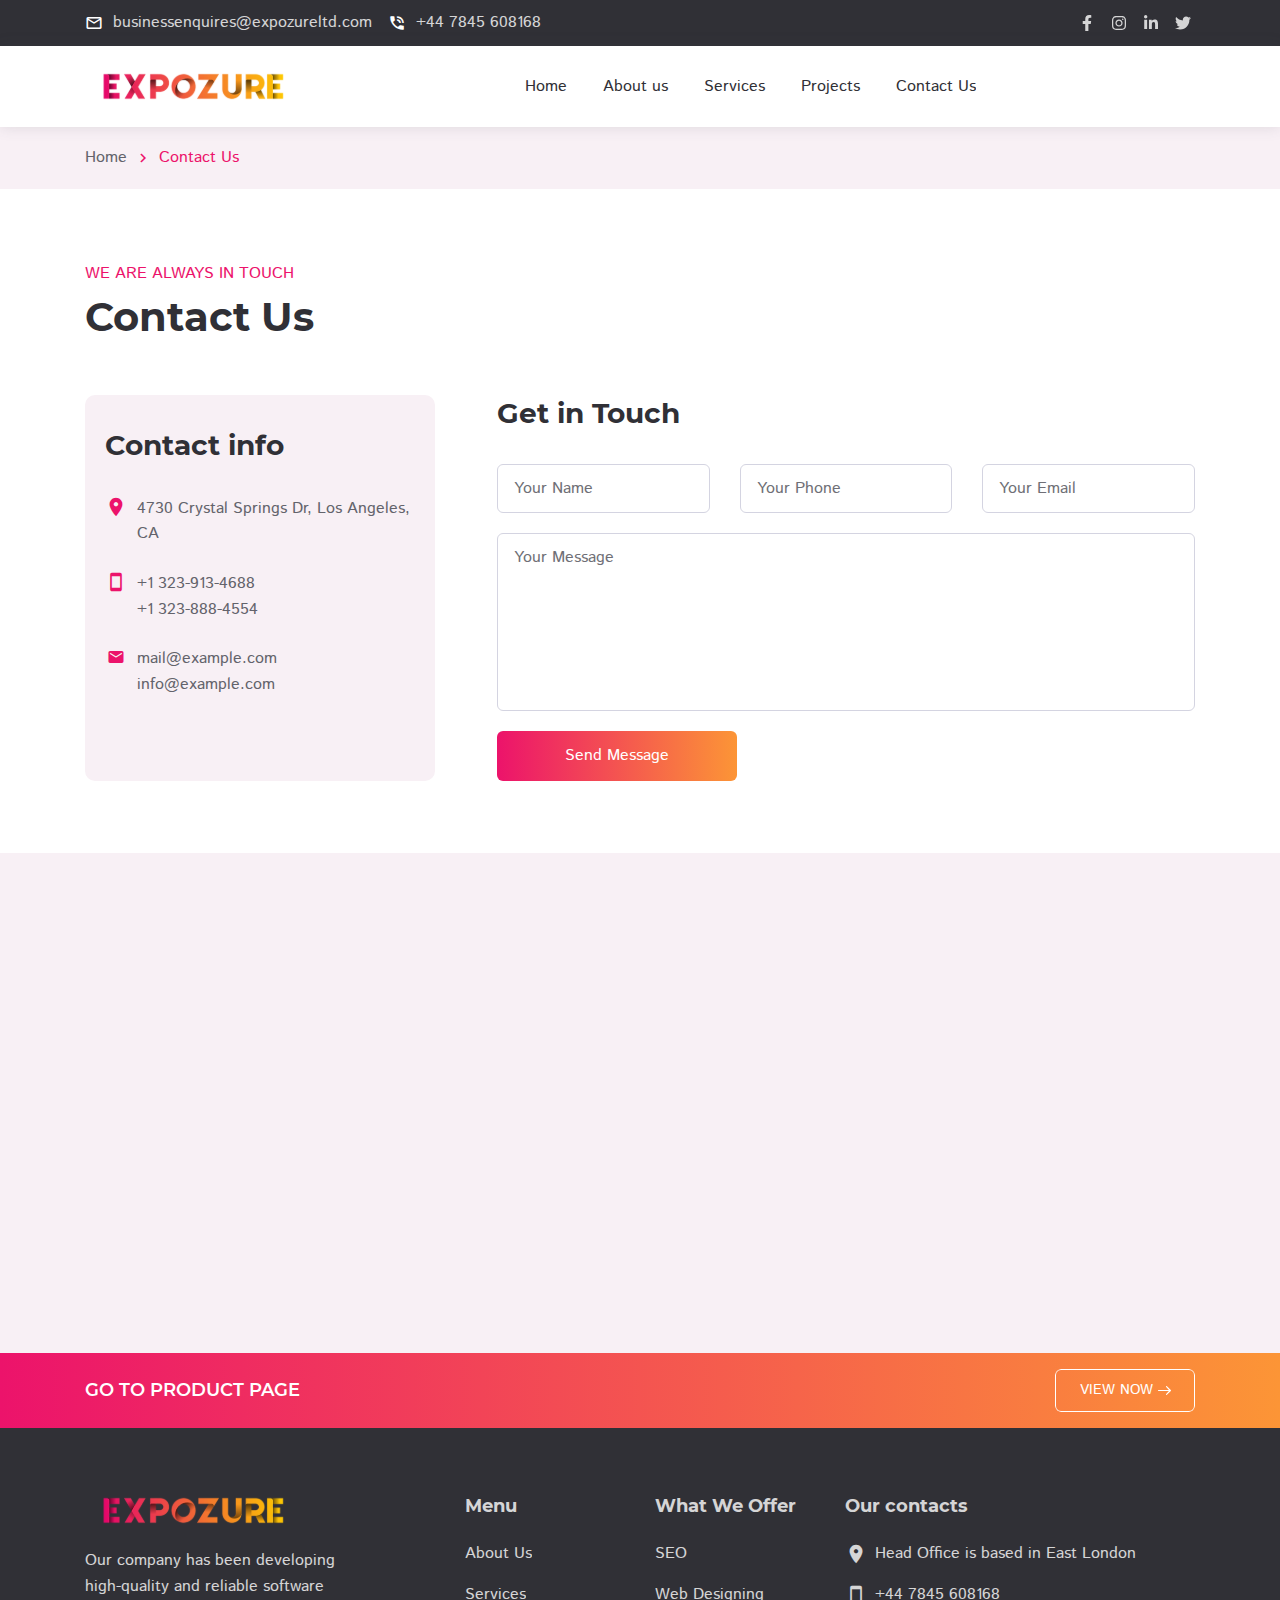
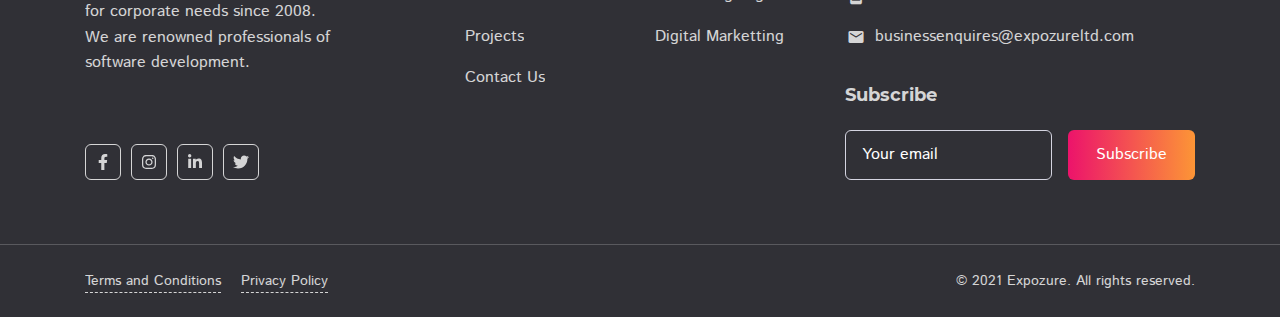
<file: contact-us.html>
<!DOCTYPE html>
<html lang="en">
  <head>
    <meta charset="utf-8" />

    <title>Expozure</title>

    <meta name="description" content="Description" />
    <meta http-equiv="X-UA-Compatible" content="IE=edge" />
    <meta
      name="viewport"
      content="width=device-width, initial-scale=1, maximum-scale=2"
    />

    <!-- <link
      rel="icon"
      href="assets/img/favicon/favicon.ico"
      type="image/x-icon"
    /> -->

    <link rel="stylesheet" href="assets/css/libs.css" />
    <link rel="stylesheet" href="assets/css/style.css" />
    <link
      rel="preload"
      href="assets/fonts/istok-web-v15-latin/istok-web-v15-latin-regular.woff2"
      as="font"
      type="font/woff2"
      crossorigin
    />
    <link
      rel="preload"
      href="assets/fonts/istok-web-v15-latin/istok-web-v15-latin-700.woff2"
      as="font"
      type="font/woff2"
      crossorigin
    />
    <link
      rel="preload"
      href="assets/fonts/montserrat-v15-latin/montserrat-v15-latin-700.woff2"
      as="font"
      type="font/woff2"
      crossorigin
    />
    <link
      rel="preload"
      href="assets/fonts/montserrat-v15-latin/montserrat-v15-latin-600.woff2"
      as="font"
      type="font/woff2"
      crossorigin
    />

    <link
      rel="preload"
      href="assets/fonts/material-icons/material-icons.woff2"
      as="font"
      type="font/woff2"
      crossorigin
    />
    <link
      rel="preload"
      href="assets/fonts/material-icons/material-icons-outlined.woff2"
      as="font"
      type="font/woff2"
      crossorigin
    />
  </head>

  <body>
    <main class="main">
      <div class="main-inner">
        <!-- Begin mobile main menu -->
        <nav class="mmm">
          <div class="mmm-content">
            <ul class="mmm-list">
              <li><a href="index.html">Home</a></li>
              <li><a href="about-us.html">About us</a></li>
              <li><a href="services.html">Services</a></li>
              <!-- <li><a href="typography.html">Typography</a></li>
              <li><a href="tabs-and-accordions.html">Tabs & Accordions</a></li> -->
              <li><a href="news.html">Projects</a></li>
              <li><a href="contact-us.html">Contact Us</a></li>
            </ul>
          </div>
          <!-- <div class="mmm-footer">
            <ul class="mmm-lang">
              <li class="active">
                <a href="#!"><span>En</span></a>
              </li>
              <li>
                <a href="#!"><span>Sp</span></a>
              </li>
              <li>
                <a href="#!"><span>It</span></a>
              </li>
              <li>
                <a href="#!"><span>Uk</span></a>
              </li>
              <li>
                <a href="#!"><span>Ru</span></a>
              </li>
            </ul>
          </div> -->
        </nav>
        <!-- End mobile main menu -->

        <!-- <a
          class="bff d-none d-md-block"
          href="https://www.templatemonster.com/website-templates/pathsoft-it-solutions-for-your-business-services-website-template-83414.html"
        >
          <div class="container">
            <div class="row">
              <div class="col">
                <div class="bff-container">
                  <p>Get Full-Featured PathSoft Template</p>
                  <div class="btn btn-border btn-small">
                    <span>SHOP NOW</span>
                    <svg
                      class="btn-icon-right"
                      viewBox="0 0 13 9"
                      width="13"
                      height="9"
                    >
                      <use xlink:href="assets/img/sprite.svg#arrow-right"></use>
                    </svg>
                  </div>
                </div>
              </div>
            </div>
          </div>
        </a> -->

        <!-- Begin header -->
        <header class="header">
          <!-- Begin header top -->
          <nav class="header-top">
            <div class="container">
              <div class="row align-items-center justify-content-between">
                <div class="col-auto">
                  <!-- Begin header top info -->
                  <ul class="header-top-info">
                    <li>
                      <a href="mailto:businessenquires@expozureltd.com">
                        <i class="material-icons md-18">mail_outline</i>
                        <span>businessenquires@expozureltd.com</span>
                      </a>
                    </li>
                    <li>
                      <a
                        href="mailto:businessenquires@expozureltd.com"
                        class="formingHrefTel"
                      >
                        <i class="material-icons md-18">phone_in_talk</i>
                        <span>+44 7845 608168</span>
                      </a>
                    </li>
                  </ul>
                  <!-- Ennd header top info -->
                </div>
                <div class="col-auto">
                  <div class="header-top-links">
                    <!-- Begin social links -->
                    <ul class="social-links">
                      <li>
                        <a
                          href="https://www.facebook.com/expozureltd"
                          title="Facebook"
                        >
                          <svg viewBox="0 0 320 512">
                            <use
                              xlink:href="assets/img/sprite.svg#facebook-icon"
                            ></use>
                          </svg>
                        </a>
                      </li>
                      <li>
                        <a
                          href="https://www.instagram.com/expozureltd/?hl=en-gb"
                          title="Instagram"
                        >
                          <svg viewBox="0 0 448 512">
                            <use
                              xlink:href="assets/img/sprite.svg#instagram-icon"
                            ></use>
                          </svg>
                        </a>
                      </li>
                      <li>
                        <a href="#!" title="LinkedIn">
                          <svg viewBox="0 0 448 512">
                            <use
                              xlink:href="assets/img/sprite.svg#linkedin-icon"
                            ></use>
                          </svg>
                        </a>
                      </li>
                      <li>
                        <a href="#!" title="Twitter">
                          <svg viewBox="0 0 512 512">
                            <use
                              xlink:href="assets/img/sprite.svg#twitter-icon"
                            ></use>
                          </svg>
                        </a>
                      </li>
                    </ul>
                    <!-- End social links -->
                  </div>
                </div>
              </div>
            </div>
          </nav>
          <!-- End header top -->
          <!-- Begin header fixed -->
          <nav class="header-fixed">
            <div class="container">
              <div
                class="row flex-nowrap align-items-center justify-content-between"
              >
                <div class="col-auto d-block d-lg-none header-fixed-col">
                  <div class="main-mnu-btn">
                    <span class="bar bar-1"></span>
                    <span class="bar bar-2"></span>
                    <span class="bar bar-3"></span>
                    <span class="bar bar-4"></span>
                  </div>
                </div>
                <div class="col-auto header-fixed-col">
                  <!-- Begin logo -->
                  <a href="/" class="logo" title="PathSoft">
                    <img
                      src="./img/logo.svg"
                      width="115"
                      height="36"
                      alt="PathSoft"
                    /> </a
                  ><!-- End logo -->
                </div>
                <div
                  class="col-auto header-fixed-col d-none d-lg-block col-static"
                >
                  <!-- Begin main menu -->
                  <nav class="main-mnu">
                    <ul class="main-mnu-list">
                      <li>
                        <a href="index.html" data-title="Home"
                          ><span>Home</span></a
                        >
                      </li>
                      <li>
                        <a href="about-us.html" data-title="About us"
                          ><span>About us</span></a
                        >
                      </li>
                      <li>
                        <a href="services.html" data-title="Services"
                          ><span>Services</span></a
                        >
                      </li>
                      <!-- <li>
                        <a href="typography.html" data-title="Typography"
                          ><span>Typography</span></a
                        >
                      </li>
                      <li>
                        <a
                          href="tabs-and-accordions.html"
                          data-title="Tabs & Accordions"
                          ><span>Tabs & Accordions</span></a
                        >
                      </li> -->
                      <li>
                        <a href="news.html" data-title="Projects"
                          ><span>Projects</span></a
                        >
                      </li>
                      <li>
                        <a href="contact-us.html" data-title="Contact Us"
                          ><span>Contact Us</span></a
                        >
                      </li>
                    </ul>
                  </nav>
                  <!-- End main menu -->
                </div>
                <div class="col-auto header-fixed-col col-static">
                  <!-- Begin header actions -->
                  <ul class="header-actions">
                    <!-- Begin header languarge -->
                    <!-- <li class="d-none d-lg-block">
                      <div class="header-lang">
                        <div class="header-lang-current">
                          <i class="material-icons md-22">language</i>
                        </div>
                        <ul class="header-lang-list">
                          <li class="active">
                            <a
                              href="#!"
                              class="hover-link"
                              data-lang="En"
                              data-title="English"
                              ><span>English</span></a
                            >
                          </li>
                          <li>
                            <a
                              href="#!"
                              class="hover-link"
                              data-lang="Sp"
                              data-title="Spanish"
                              ><span>Spanish</span></a
                            >
                          </li>
                          <li>
                            <a
                              href="#!"
                              class="hover-link"
                              data-lang="It"
                              data-title="Italian"
                              ><span>Italian</span></a
                            >
                          </li>
                          <li>
                            <a
                              href="#!"
                              class="hover-link"
                              data-lang="Uk"
                              data-title="Ukraine"
                              ><span>Ukraine</span></a
                            >
                          </li>
                          <li>
                            <a
                              href="#!"
                              class="hover-link"
                              data-lang="Ru"
                              data-title="Russian"
                              ><span>Russian</span></a
                            >
                          </li>
                        </ul>
                      </div>
                    </li>
                    End header languarge -->
                    <!-- Begin header navbar -->
                    <li class="d-block d-lg-none">
                      <div class="header-navbar">
                        <div class="header-navbar-btn">
                          <i class="material-icons md-24">more_vert</i>
                        </div>
                        <ul class="header-navbar-content">
                          <li>
                            <a href="mailto:businessenquires@expozureltd.com">
                              <i class="material-icons md-20">mail_outline</i>
                              <span>businessenquires@expozureltd.com</span>
                            </a>
                          </li>
                          <li>
                            <a
                              href="mailto:businessenquires@expozureltd.com"
                              class="formingHrefTel"
                            >
                              <i class="material-icons md-20">support_agent</i>
                              <span>+44 7845 608168</span>
                            </a>
                          </li>
                          <li>
                            <!-- Begin social links -->
                            <ul class="social-links">
                              <li>
                                <a href="#!" title="Facebook">
                                  <svg viewBox="0 0 320 512">
                                    <use
                                      xlink:href="assets/img/sprite.svg#facebook-icon"
                                    ></use>
                                  </svg>
                                </a>
                              </li>
                              <li>
                                <a href="#!" title="Instagram">
                                  <svg viewBox="0 0 448 512">
                                    <use
                                      xlink:href="assets/img/sprite.svg#instagram-icon"
                                    ></use>
                                  </svg>
                                </a>
                              </li>
                              <li>
                                <a href="#!" title="LinkedIn">
                                  <svg viewBox="0 0 448 512">
                                    <use
                                      xlink:href="assets/img/sprite.svg#linkedin-icon"
                                    ></use>
                                  </svg>
                                </a>
                              </li>
                              <li>
                                <a href="#!" title="Twitter">
                                  <svg viewBox="0 0 512 512">
                                    <use
                                      xlink:href="assets/img/sprite.svg#twitter-icon"
                                    ></use>
                                  </svg>
                                </a>
                              </li>
                            </ul>
                            <!-- End social links -->
                          </li>
                        </ul>
                      </div>
                    </li>
                    <!-- End header navbar -->
                  </ul>
                  <!-- End header actions -->
                </div>
              </div>
            </div>
          </nav>
          <!-- End header fixed -->
        </header>
        <!-- Begin bread crumbs -->
        <nav class="bread-crumbs">
          <div class="container">
            <div class="row">
              <div class="col-12">
                <ul class="bread-crumbs-list">
                  <li>
                    <a href="index.html">Home</a>
                    <i class="material-icons md-18">chevron_right</i>
                  </li>
                  <li><a href="#!">Contact Us</a></li>
                </ul>
              </div>
            </div>
          </div>
        </nav>
        <!-- End bread crumbs -->

        <div class="section">
          <div class="container">
            <div class="row content-items">
              <div class="col-12">
                <div class="section-heading">
                  <div class="section-subheading">we are always in touch</div>
                  <h1>Contact Us</h1>
                </div>
              </div>
              <div class="col-xl-4 col-md-5 content-item">
                <div class="contact-info section-bgc">
                  <h3>Contact info</h3>
                  <ul class="contact-list">
                    <li>
                      <i class="material-icons md-22">location_on</i>
                      <div class="footer-contact-info">
                        <a
                          href="https://www.google.com/maps/place/4730+Crystal+Springs+Dr,+Los+Angeles,+CA+90027,+%D0%A1%D0%A8%D0%90/data=!4m2!3m1!1s0x80c2c08ea296b841:0x5030fc6064b8e8d1?sa=X&ved=2ahUKEwijmtvUqZvjAhXjkIsKHYNsDswQ8gEwAHoECAkQAQ"
                        >
                          4730 Crystal Springs Dr, Los Angeles, CA
                        </a>
                      </div>
                    </li>
                    <li>
                      <i class="material-icons md-22 footer-contact-tel"
                        >smartphone</i
                      >
                      <div class="footer-contact-info">
                        <a href="tel:+13239134688" class="formingHrefTel"
                          >+1 323-913-4688</a
                        >
                        <a href="tel:+13238884554" class="formingHrefTel"
                          >+1 323-888-4554</a
                        >
                      </div>
                    </li>
                    <li>
                      <i class="material-icons md-22 footer-contact-email"
                        >email</i
                      >
                      <div class="footer-contact-info">
                        <a href="mailto:mail@example.com">mail@example.com</a>
                        <a href="mailto:info@example.com">info@example.com</a>
                      </div>
                    </li>
                  </ul>
                </div>
              </div>
              <div class="col-xl-8 col-md-7 content-item">
                <form
                  action="#!"
                  method="post"
                  class="contact-form contact-form-padding"
                >
                  <!-- Begin hidden Field for send form -->
                  <input
                    type="hidden"
                    name="form_subject"
                    value="Contact form"
                  />
                  <!-- End hidden Field for send form -->
                  <div class="row gutters-default">
                    <div class="col-12">
                      <h3>Get in Touch</h3>
                    </div>
                    <div class="col-xl-4 col-sm-6 col-12">
                      <div class="form-field">
                        <label for="contact-name" class="form-field-label"
                          >Your Name</label
                        >
                        <input
                          type="text"
                          class="form-field-input"
                          name="ContactName"
                          value=""
                          autocomplete="off"
                          required="required"
                          id="contact-name"
                        />
                      </div>
                    </div>
                    <div class="col-xl-4 col-sm-6 col-12">
                      <div class="form-field">
                        <label for="contact-phone" class="form-field-label"
                          >Your Phone</label
                        >
                        <input
                          type="tel"
                          class="form-field-input mask-phone"
                          name="ContactPhone"
                          value=""
                          autocomplete="off"
                          required="required"
                          id="contact-phone"
                        />
                      </div>
                    </div>
                    <div class="col-xl-4 col-12">
                      <div class="form-field">
                        <label for="contact-email" class="form-field-label"
                          >Your Email</label
                        >
                        <input
                          type="email"
                          class="form-field-input"
                          name="ContactEmail"
                          value=""
                          autocomplete="off"
                          required="required"
                          id="contact-email"
                        />
                      </div>
                    </div>
                    <div class="col-12">
                      <div class="form-field">
                        <label for="contact-message" class="form-field-label"
                          >Your Message</label
                        >
                        <textarea
                          name="ContactMessage"
                          class="form-field-input"
                          id="contact-message"
                          cols="30"
                          rows="6"
                        ></textarea>
                      </div>
                    </div>
                    <div class="col-12">
                      <div class="form-btn">
                        <button type="submit" class="btn btn-w240 ripple">
                          <span>Send Message</span>
                        </button>
                      </div>
                    </div>
                  </div>
                </form>
              </div>
            </div>
          </div>
        </div>

        <!-- Begin map -->
        <div class="map">
          <iframe
            class="lazy"
            data-src="https://www.google.com/maps/embed?pb=!1m18!1m12!1m3!1d3302.1020346961877!2d-118.2916255847825!3d34.14373158058114!2m3!1f0!2f0!3f0!3m2!1i1024!2i768!4f13.1!3m3!1m2!1s0x80c2c0623fe71971%3A0xc829e89a5dcc767e!2zNDczMCBDcnlzdGFsIFNwcmluZ3MgRHIsIExvcyBBbmdlbGVzLCBDQSA5MDAyNywg0KHQv9C-0LvRg9GH0LXQvdGWINCo0YLQsNGC0Lgg0JDQvNC10YDQuNC60Lg!5e0!3m2!1suk!2sua!4v1621932036298!5m2!1suk!2sua"
          ></iframe>
        </div>
        <!-- End map -->
      </div>

      <a class="bff d-none d-md-block" href="#">
        <div class="container">
          <div class="row">
            <div class="col">
              <div class="bff-container">
                <p>Go To Product Page</p>
                <div class="btn btn-border btn-small">
                  <span>VIEW NOW</span>
                  <svg
                    class="btn-icon-right"
                    viewBox="0 0 13 9"
                    width="13"
                    height="9"
                  >
                    <use xlink:href="assets/img/sprite.svg#arrow-right"></use>
                  </svg>
                </div>
              </div>
            </div>
          </div>
        </div>
      </a>

      <!-- Begin footer -->
      <footer class="footer">
        <div class="footer-main">
          <div class="container">
            <div class="row items">
              <div class="col-xl-3 col-lg-3 col-md-5 col-12 item">
                <!-- Begin company info -->
                <div class="footer-company-info">
                  <div class="footer-company-top">
                    <a href="/" class="logo" title="Expozure">
                      <img
                        data-src="./img/logo.svg"
                        width="115"
                        height="36"
                        class="lazy"
                        src="./img/logo.svg"
                        alt="Expozure"
                      />
                    </a>
                    <div class="footer-company-desc">
                      <p>
                        Our company has been developing high-quality and
                        reliable software for corporate needs since 2008. We are
                        renowned professionals of software development.
                      </p>
                    </div>
                  </div>
                  <ul class="footer-social-links">
                    <li>
                      <a href="#!" title="Facebook">
                        <svg viewBox="0 0 320 512">
                          <use
                            xlink:href="assets/img/sprite.svg#facebook-icon"
                          ></use>
                        </svg>
                      </a>
                    </li>
                    <li>
                      <a href="#!" title="Instagram">
                        <svg viewBox="0 0 448 512">
                          <use
                            xlink:href="assets/img/sprite.svg#instagram-icon"
                          ></use>
                        </svg>
                      </a>
                    </li>
                    <li>
                      <a href="#!" title="LinkedIn">
                        <svg viewBox="0 0 448 512">
                          <use
                            xlink:href="assets/img/sprite.svg#linkedin-icon"
                          ></use>
                        </svg>
                      </a>
                    </li>
                    <li>
                      <a href="#!" title="Twitter">
                        <svg viewBox="0 0 512 512">
                          <use
                            xlink:href="assets/img/sprite.svg#twitter-icon"
                          ></use>
                        </svg>
                      </a>
                    </li>
                  </ul>
                </div>
                <!-- End company info -->
              </div>
              <div class="col-xl-2 offset-xl-1 col-md-3 col-5 col-lg-2 item">
                <div class="footer-item">
                  <p class="footer-item-heading">Menu</p>
                  <nav class="footer-nav">
                    <ul class="footer-mnu">
                      <li>
                        <a
                          href="about-us.html"
                          class="hover-link"
                          data-title="About Us"
                          ><span>About Us</span></a
                        >
                      </li>
                      <li>
                        <a
                          href="services.html"
                          class="hover-link"
                          data-title="Services"
                          ><span>Services</span></a
                        >
                      </li>
                      <!-- <li>
                        <a href="typography.html" data-title="Typography"
                          ><span>Typography</span></a
                        >
                      </li> -->
                      <li>
                        <a
                          href="news.html"
                          class="hover-link"
                          data-title="Projects"
                          ><span>Projects</span></a
                        >
                      </li>
                      <li>
                        <a
                          href="contact-us.html"
                          class="hover-link"
                          data-title="Contact Us"
                          ><span>Contact Us</span></a
                        >
                      </li>
                    </ul>
                  </nav>
                </div>
              </div>
              <div class="col-xl-2 col-lg-3 col-md-3 col-7 item">
                <div class="footer-item">
                  <p class="footer-item-heading">What We Offer</p>
                  <nav class="footer-nav">
                    <ul class="footer-mnu">
                      <li>
                        <a
                          href="#!"
                          class="hover-link"
                          data-title="DB Management"
                          ><span>SEO</span></a
                        >
                      </li>
                      <li>
                        <a href="#!" class="hover-link" data-title="IOS/MacOS"
                          ><span>Web Designing</span></a
                        >
                      </li>
                      <li>
                        <a
                          href="#!"
                          class="hover-link"
                          data-title="Android Apps"
                          ><span>Digital Marketting</span></a
                        >
                      </li>
                      <!-- <li>
                        <a
                          href="#!"
                          class="hover-link"
                          data-title="Windows Apps"
                          ><span>Windows Apps</span></a
                        >
                      </li>
                      <li>
                        <a href="#!" class="hover-link" data-title="UX & UI"
                          ><span>UX & UI</span></a
                        >
                      </li> -->
                    </ul>
                  </nav>
                </div>
              </div>
              <div class="col-xs-4 col-lg-4 col-12 item">
                <div class="footer-item">
                  <p class="footer-item-heading">Our contacts</p>
                  <ul class="footer-contacts">
                    <li>
                      <i class="material-icons md-22">location_on</i>
                      <div class="footer-contact-info">
                        Head Office is based in East London
                      </div>
                    </li>
                    <li>
                      <i class="material-icons md-22 footer-contact-tel"
                        >smartphone</i
                      >
                      <div class="footer-contact-info">
                        <a href="#!" class="formingHrefTel">+44 7845 608168</a>
                      </div>
                    </li>
                    <li>
                      <i class="material-icons md-22 footer-contact-email"
                        >email</i
                      >
                      <div class="footer-contact-info">
                        <a href="mailto: businessenquires@expozureltd.com">
                          businessenquires@expozureltd.com</a
                        >
                      </div>
                    </li>
                  </ul>
                </div>
                <div class="footer-item">
                  <p class="footer-item-heading">Subscribe</p>
                  <form action="#!" method="post" class="footer-subscribe">
                    <div class="form-field">
                      <label for="subscribe-email" class="form-field-label"
                        >Your email</label
                      >
                      <input
                        type="email"
                        class="form-field-input"
                        name="Subscribe_email"
                        value=""
                        autocomplete="off"
                        required="required"
                        id="subscribe-email"
                      />
                    </div>
                    <div class="form-btn">
                      <button type="submit" class="btn ripple">
                        <span>Subscribe</span>
                      </button>
                    </div>
                  </form>
                </div>
              </div>
            </div>
          </div>
        </div>
        <div class="footer-bottom">
          <div class="container">
            <div class="row justify-content-between items">
              <div class="col-md-auto col-12 item">
                <nav class="footer-links">
                  <ul>
                    <li>
                      <a href="terms-and-conditions.html"
                        >Terms and Conditions</a
                      >
                    </li>
                    <li><a href="privacy-policy.html">Privacy Policy</a></li>
                  </ul>
                </nav>
              </div>
              <div class="col-md-auto col-12 item">
                <div class="copyright">
                  © 2021 Expozure. All rights reserved.
                </div>
              </div>
            </div>
          </div>
        </div>
      </footer>
      <!-- End footer -->
    </main>
    <!-- End main -->

    <script src="assets/libs/jquery/jquery.min.js"></script>
    <script src="assets/libs/lozad/lozad.min.js"></script>
    <script src="assets/libs/device/device.js"></script>
    <script src="assets/libs/ScrollToFixed/jquery-scrolltofixed-min.js"></script>
    <script src="assets/libs/spincrement/jquery.spincrement.min.js"></script>
    <script src="assets/libs/jquery-validation-1.19.3/jquery.validate.min.js"></script>
    <script src="assets/js/custom.js"></script>
  </body>
</html>
</file>
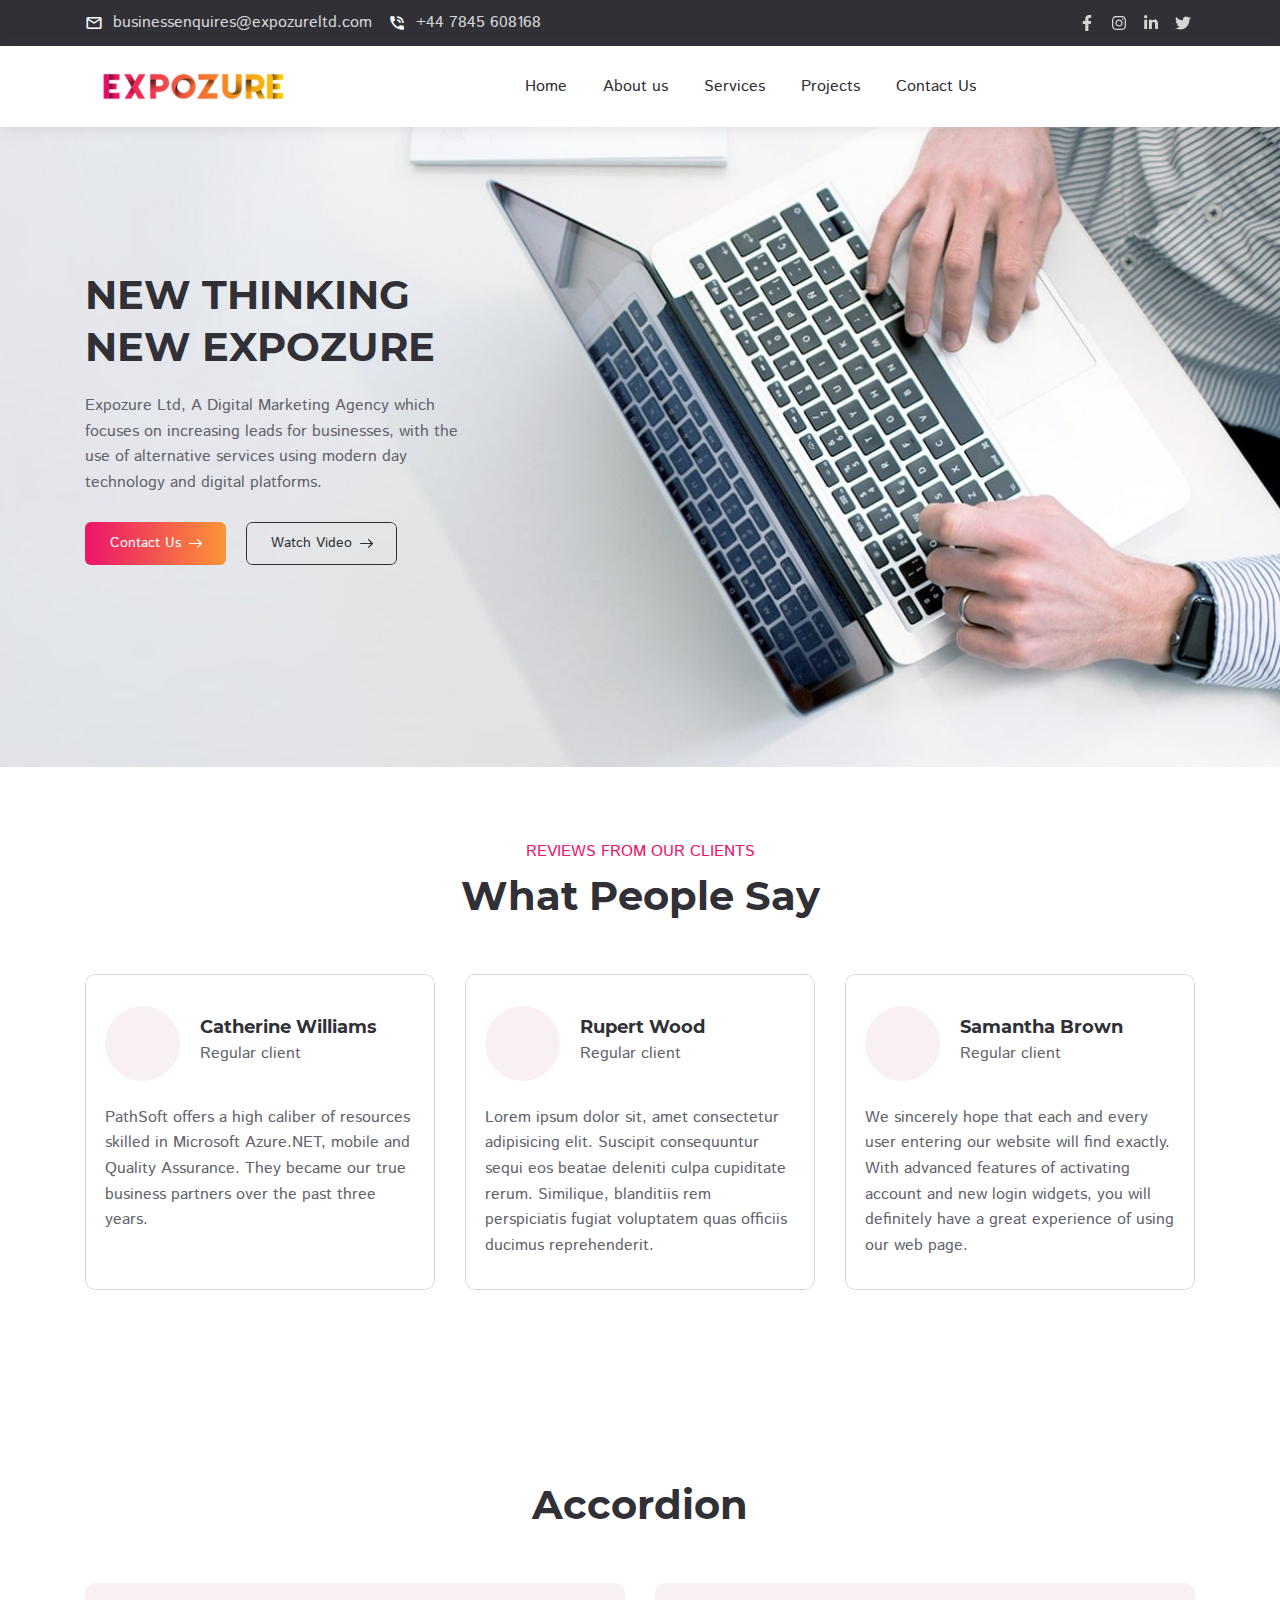
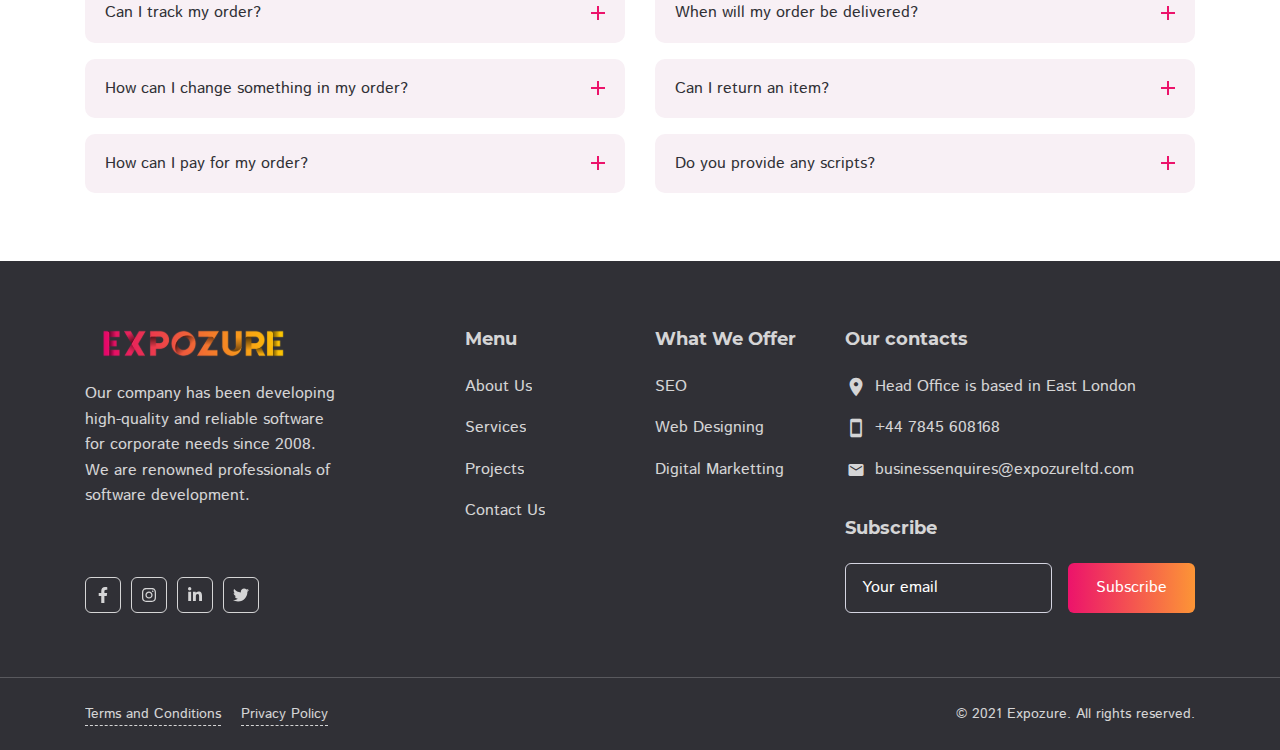
<file: expozurecard.html>
<!DOCTYPE html>
<html lang="en">
  <head>
    <meta charset="utf-8" />

    <title>Expozure</title>

    <meta name="description" content="Description" />
    <meta http-equiv="X-UA-Compatible" content="IE=edge" />
    <meta
      name="viewport"
      content="width=device-width, initial-scale=1, maximum-scale=2"
    />

    <!-- <link
      rel="icon"
      href="assets/img/favicon/favicon.ico"
      type="image/x-icon"
    /> -->

    <link rel="stylesheet" href="assets/css/libs.css" />
    <link rel="stylesheet" href="assets/css/style.css" />
    <link
      rel="preload"
      href="assets/fonts/istok-web-v15-latin/istok-web-v15-latin-regular.woff2"
      as="font"
      type="font/woff2"
      crossorigin
    />
    <link
      rel="preload"
      href="assets/fonts/istok-web-v15-latin/istok-web-v15-latin-700.woff2"
      as="font"
      type="font/woff2"
      crossorigin
    />
    <link
      rel="preload"
      href="assets/fonts/montserrat-v15-latin/montserrat-v15-latin-700.woff2"
      as="font"
      type="font/woff2"
      crossorigin
    />
    <link
      rel="preload"
      href="assets/fonts/montserrat-v15-latin/montserrat-v15-latin-600.woff2"
      as="font"
      type="font/woff2"
      crossorigin
    />

    <link
      rel="preload"
      href="assets/fonts/material-icons/material-icons.woff2"
      as="font"
      type="font/woff2"
      crossorigin
    />
    <link
      rel="preload"
      href="assets/fonts/material-icons/material-icons-outlined.woff2"
      as="font"
      type="font/woff2"
      crossorigin
    />
  </head>

  <body>
    <main class="main">
      <div class="main-inner">
        <!-- Begin mobile main menu -->
        <nav class="mmm">
          <div class="mmm-content">
            <ul class="mmm-list">
              <li><a href="index.html">Home</a></li>
              <li><a href="about-us.html">About us</a></li>
              <li><a href="services.html">Services</a></li>
              <!-- <li><a href="typography.html">Typography</a></li>
              <li><a href="tabs-and-accordions.html">Tabs & Accordions</a></li> -->
              <li><a href="news.html">Projects</a></li>
              <li><a href="contact-us.html">Contact Us</a></li>
            </ul>
          </div>
          <!-- <div class="mmm-footer">
            <ul class="mmm-lang">
              <li class="active">
                <a href="#!"><span>En</span></a>
              </li>
              <li>
                <a href="#!"><span>Sp</span></a>
              </li>
              <li>
                <a href="#!"><span>It</span></a>
              </li>
              <li>
                <a href="#!"><span>Uk</span></a>
              </li>
              <li>
                <a href="#!"><span>Ru</span></a>
              </li>
            </ul>
          </div> -->
        </nav>
        <!-- End mobile main menu -->

        <!-- <a
          class="bff d-none d-md-block"
          href="https://www.templatemonster.com/website-templates/pathsoft-it-solutions-for-your-business-services-website-template-83414.html"
        >
          <div class="container">
            <div class="row">
              <div class="col">
                <div class="bff-container">
                  <p>Get Full-Featured PathSoft Template</p>
                  <div class="btn btn-border btn-small">
                    <span>SHOP NOW</span>
                    <svg
                      class="btn-icon-right"
                      viewBox="0 0 13 9"
                      width="13"
                      height="9"
                    >
                      <use xlink:href="assets/img/sprite.svg#arrow-right"></use>
                    </svg>
                  </div>
                </div>
              </div>
            </div>
          </div>
        </a> -->

        <!-- Begin header -->
        <header class="header">
          <!-- Begin header top -->
          <nav class="header-top">
            <div class="container">
              <div class="row align-items-center justify-content-between">
                <div class="col-auto">
                  <!-- Begin header top info -->
                  <ul class="header-top-info">
                    <li>
                      <a href="mailto:businessenquires@expozureltd.com">
                        <i class="material-icons md-18">mail_outline</i>
                        <span>businessenquires@expozureltd.com</span>
                      </a>
                    </li>
                    <li>
                      <a
                        href="mailto:businessenquires@expozureltd.com"
                        class="formingHrefTel"
                      >
                        <i class="material-icons md-18">phone_in_talk</i>
                        <span>+44 7845 608168</span>
                      </a>
                    </li>
                  </ul>
                  <!-- Ennd header top info -->
                </div>
                <div class="col-auto">
                  <div class="header-top-links">
                    <!-- Begin social links -->
                    <ul class="social-links">
                      <li>
                        <a
                          href="https://www.facebook.com/expozureltd"
                          title="Facebook"
                        >
                          <svg viewBox="0 0 320 512">
                            <use
                              xlink:href="assets/img/sprite.svg#facebook-icon"
                            ></use>
                          </svg>
                        </a>
                      </li>
                      <li>
                        <a
                          href="https://www.instagram.com/expozureltd/?hl=en-gb"
                          title="Instagram"
                        >
                          <svg viewBox="0 0 448 512">
                            <use
                              xlink:href="assets/img/sprite.svg#instagram-icon"
                            ></use>
                          </svg>
                        </a>
                      </li>
                      <li>
                        <a href="#!" title="LinkedIn">
                          <svg viewBox="0 0 448 512">
                            <use
                              xlink:href="assets/img/sprite.svg#linkedin-icon"
                            ></use>
                          </svg>
                        </a>
                      </li>
                      <li>
                        <a href="#!" title="Twitter">
                          <svg viewBox="0 0 512 512">
                            <use
                              xlink:href="assets/img/sprite.svg#twitter-icon"
                            ></use>
                          </svg>
                        </a>
                      </li>
                    </ul>
                    <!-- End social links -->
                  </div>
                </div>
              </div>
            </div>
          </nav>
          <!-- End header top -->
          <!-- Begin header fixed -->
          <nav class="header-fixed">
            <div class="container">
              <div
                class="row flex-nowrap align-items-center justify-content-between"
              >
                <div class="col-auto d-block d-lg-none header-fixed-col">
                  <div class="main-mnu-btn">
                    <span class="bar bar-1"></span>
                    <span class="bar bar-2"></span>
                    <span class="bar bar-3"></span>
                    <span class="bar bar-4"></span>
                  </div>
                </div>
                <div class="col-auto header-fixed-col">
                  <!-- Begin logo -->
                  <a href="/" class="logo" title="PathSoft">
                    <img
                      src="./img/logo.svg"
                      width="115"
                      height="36"
                      alt="PathSoft"
                    /> </a
                  ><!-- End logo -->
                </div>
                <div
                  class="col-auto header-fixed-col d-none d-lg-block col-static"
                >
                  <!-- Begin main menu -->
                  <nav class="main-mnu">
                    <ul class="main-mnu-list">
                      <li>
                        <a href="index.html" data-title="Home"
                          ><span>Home</span></a
                        >
                      </li>
                      <li>
                        <a href="about-us.html" data-title="About us"
                          ><span>About us</span></a
                        >
                      </li>
                      <li>
                        <a href="services.html" data-title="Services"
                          ><span>Services</span></a
                        >
                      </li>
                      <!-- <li>
                        <a href="typography.html" data-title="Typography"
                          ><span>Typography</span></a
                        >
                      </li>
                      <li>
                        <a
                          href="tabs-and-accordions.html"
                          data-title="Tabs & Accordions"
                          ><span>Tabs & Accordions</span></a
                        >
                      </li> -->
                      <li>
                        <a href="news.html" data-title="Projects"
                          ><span>Projects</span></a
                        >
                      </li>
                      <li>
                        <a href="contact-us.html" data-title="Contact Us"
                          ><span>Contact Us</span></a
                        >
                      </li>
                    </ul>
                  </nav>
                  <!-- End main menu -->
                </div>
                <div class="col-auto header-fixed-col col-static">
                  <!-- Begin header actions -->
                  <ul class="header-actions">
                    <!-- Begin header languarge -->
                    <!-- <li class="d-none d-lg-block">
                      <div class="header-lang">
                        <div class="header-lang-current">
                          <i class="material-icons md-22">language</i>
                        </div>
                        <ul class="header-lang-list">
                          <li class="active">
                            <a
                              href="#!"
                              class="hover-link"
                              data-lang="En"
                              data-title="English"
                              ><span>English</span></a
                            >
                          </li>
                          <li>
                            <a
                              href="#!"
                              class="hover-link"
                              data-lang="Sp"
                              data-title="Spanish"
                              ><span>Spanish</span></a
                            >
                          </li>
                          <li>
                            <a
                              href="#!"
                              class="hover-link"
                              data-lang="It"
                              data-title="Italian"
                              ><span>Italian</span></a
                            >
                          </li>
                          <li>
                            <a
                              href="#!"
                              class="hover-link"
                              data-lang="Uk"
                              data-title="Ukraine"
                              ><span>Ukraine</span></a
                            >
                          </li>
                          <li>
                            <a
                              href="#!"
                              class="hover-link"
                              data-lang="Ru"
                              data-title="Russian"
                              ><span>Russian</span></a
                            >
                          </li>
                        </ul>
                      </div>
                    </li>
                    End header languarge -->
                    <!-- Begin header navbar -->
                    <li class="d-block d-lg-none">
                      <div class="header-navbar">
                        <div class="header-navbar-btn">
                          <i class="material-icons md-24">more_vert</i>
                        </div>
                        <ul class="header-navbar-content">
                          <li>
                            <a href="mailto:businessenquires@expozureltd.com">
                              <i class="material-icons md-20">mail_outline</i>
                              <span>businessenquires@expozureltd.com</span>
                            </a>
                          </li>
                          <li>
                            <a
                              href="mailto:businessenquires@expozureltd.com"
                              class="formingHrefTel"
                            >
                              <i class="material-icons md-20">support_agent</i>
                              <span>+44 7845 608168</span>
                            </a>
                          </li>
                          <li>
                            <!-- Begin social links -->
                            <ul class="social-links">
                              <li>
                                <a href="#!" title="Facebook">
                                  <svg viewBox="0 0 320 512">
                                    <use
                                      xlink:href="assets/img/sprite.svg#facebook-icon"
                                    ></use>
                                  </svg>
                                </a>
                              </li>
                              <li>
                                <a href="#!" title="Instagram">
                                  <svg viewBox="0 0 448 512">
                                    <use
                                      xlink:href="assets/img/sprite.svg#instagram-icon"
                                    ></use>
                                  </svg>
                                </a>
                              </li>
                              <li>
                                <a href="#!" title="LinkedIn">
                                  <svg viewBox="0 0 448 512">
                                    <use
                                      xlink:href="assets/img/sprite.svg#linkedin-icon"
                                    ></use>
                                  </svg>
                                </a>
                              </li>
                              <li>
                                <a href="#!" title="Twitter">
                                  <svg viewBox="0 0 512 512">
                                    <use
                                      xlink:href="assets/img/sprite.svg#twitter-icon"
                                    ></use>
                                  </svg>
                                </a>
                              </li>
                            </ul>
                            <!-- End social links -->
                          </li>
                        </ul>
                      </div>
                    </li>
                    <!-- End header navbar -->
                  </ul>
                  <!-- End header actions -->
                </div>
              </div>
            </div>
          </nav>
          <!-- End header fixed -->
        </header>
        <!-- End header -->

        <!-- Begin intro -->
        <div class="section-bgc intro">
          <div class="intro-slider">
            <div
              class="intro-item"
              style="background-image: url(assets/img/intro-img1.jpg)"
            >
              <div class="container">
                <div class="row">
                  <div class="col">
                    <div class="intro-content">
                      <div class="section-heading shm-none">
                        <!-- <div class="section-subheading">Free template</div> -->
                        <h1>
                          NEW THINKING<br />
                          NEW EXPOZURE
                        </h1>
                        <p class="section-desc">
                          Expozure Ltd, A Digital Marketing Agency which focuses
                          on increasing leads for businesses, with the use of
                          alternative services using modern day technology and
                          digital platforms.
                        </p>
                      </div>
                      <div class="wrap-btn intro-btns">
                        <a
                          href="contact-us.html"
                          class="btn btn-with-icon btn-small ripple"
                        >
                          <span>Contact Us</span>
                          <svg
                            class="btn-icon-right"
                            viewBox="0 0 13 9"
                            width="13"
                            height="9"
                          >
                            <use
                              xlink:href="assets/img/sprite.svg#arrow-right"
                            ></use>
                          </svg>
                        </a>
                        <a
                          href="contact-us.html"
                          class="btn btn-with-icon btn-border btn-small ripple"
                        >
                          <span>Watch Video</span>
                          <svg
                            class="btn-icon-right"
                            viewBox="0 0 13 9"
                            width="13"
                            height="9"
                          >
                            <use
                              xlink:href="assets/img/sprite.svg#arrow-right"
                            ></use>
                          </svg>
                        </a>
                      </div>
                    </div>
                  </div>
                </div>
              </div>
            </div>
          </div>
        </div>
        <!-- End intro -->

        <!-- Begin services -->

        <!-- End services -->

        <!-- Begin advantages -->

        <!-- End advantages -->

        <!-- Begin counter section -->

        <!-- End counter section -->

        <!-- Begin reviews -->
        <section class="section">
          <div class="container">
            <div class="row">
              <div class="col-12">
                <div class="section-heading heading-center">
                  <div class="section-subheading">Reviews from our clients</div>
                  <h2>What People Say</h2>
                </div>
              </div>
              <div class="col-lg-4 col-md-6 col-12 item">
                <!-- Begin reviews item -->
                <div class="reviews-item item-style">
                  <div class="reviews-item-header">
                    <div class="reviews-item-img">
                      <img
                        data-src="assets/img/auth-img-1.jpg"
                        class="lazy"
                        src="[data-uri]"
                        alt=""
                      />
                    </div>
                    <div class="reviews-item-info">
                      <h4 class="reviews-item-name item-heading">
                        Catherine Williams
                      </h4>
                      <div class="reviews-item-position">Regular client</div>
                    </div>
                  </div>
                  <div class="reviews-item-text">
                    <p>
                      PathSoft offers a high caliber of resources skilled in
                      Microsoft Azure.NET, mobile and Quality Assurance. They
                      became our true business partners over the past three
                      years.
                    </p>
                  </div>
                </div>
                <!-- End reviews item -->
              </div>
              <div class="col-lg-4 col-md-6 col-12 item">
                <!-- Begin reviews item -->
                <div class="reviews-item item-style">
                  <div class="reviews-item-header">
                    <div class="reviews-item-img">
                      <img
                        data-src="assets/img/auth-img-2.jpg"
                        class="lazy"
                        src="[data-uri]"
                        alt=""
                      />
                    </div>
                    <div class="reviews-item-info">
                      <h4 class="reviews-item-name item-heading">
                        Rupert Wood
                      </h4>
                      <div class="reviews-item-position">Regular client</div>
                    </div>
                  </div>
                  <div class="reviews-item-text">
                    <p>
                      Lorem ipsum dolor sit, amet consectetur adipisicing elit.
                      Suscipit consequuntur sequi eos beatae deleniti culpa
                      cupiditate rerum. Similique, blanditiis rem perspiciatis
                      fugiat voluptatem quas officiis ducimus reprehenderit.
                    </p>
                  </div>
                </div>
                <!-- End reviews item -->
              </div>
              <div class="col-lg-4 col-md-12 col-12 item">
                <!-- Begin reviews item -->
                <div class="reviews-item item-style">
                  <div class="reviews-item-header">
                    <div class="reviews-item-img">
                      <img
                        data-src="assets/img/auth-img-3.jpg"
                        class="lazy"
                        src="[data-uri]"
                        alt=""
                      />
                    </div>
                    <div class="reviews-item-info">
                      <h4 class="reviews-item-name item-heading">
                        Samantha Brown
                      </h4>
                      <div class="reviews-item-position">Regular client</div>
                    </div>
                  </div>
                  <div class="reviews-item-text">
                    <p>
                      We sincerely hope that each and every user entering our
                      website will find exactly. With advanced features of
                      activating account and new login widgets, you will
                      definitely have a great experience of using our web page.
                    </p>
                  </div>
                </div>
                <!-- End reviews item -->
              </div>
            </div>
          </div>
        </section>
        <!-- End reviews -->

        <!-- Begin latest news -->

        <!-- End latest news -->
      </div>
      <section class="section">
        <div class="container">
          <div class="row">
            <div class="col-12">
              <div class="section-heading heading-center">
                <h2>Accordion</h2>
              </div>
              <div class="accordion">
                <div class="row gutters-default">
                  <div class="col-lg-6 col-12">
                    <ul class="accordion-list">
                      <li class="accordion-item section-bgc">
                        <div class="accordion-trigger">
                          Can I track my order?
                        </div>
                        <div class="accordion-content content">
                          <p>
                            Yes, you can! After placing your order you will
                            receive an order confirmation via email. Each order
                            starts production 15 minutes after your order is
                            placed. Within a few hours of you placing your
                            order, you will receive an expected delivery time.
                            When the order will be ready for delivery, you will
                            receive another email with the tracking number and a
                            link to trace the order online with the courier.
                          </p>
                        </div>
                      </li>
                      <li class="accordion-item section-bgc">
                        <div class="accordion-trigger">
                          How can I change something in my order?
                        </div>
                        <div class="accordion-content content">
                          <p>
                            If you need to change something in your order,
                            please contact us immediately. We usually process
                            orders within 30 minutes, and once we have processed
                            your order, we will be unable to make any changes.
                          </p>
                        </div>
                      </li>
                      <li class="accordion-item section-bgc">
                        <div class="accordion-trigger">
                          How can I pay for my order?
                        </div>
                        <div class="accordion-content content">
                          <p>
                            We accept Visa, MasterCard, and American Express
                            credit and debit cards for your convenience.
                          </p>
                        </div>
                      </li>
                    </ul>
                  </div>
                  <div class="col-lg-6 col-12">
                    <ul class="accordion-list">
                      <li class="accordion-item section-bgc">
                        <div class="accordion-trigger">
                          When will my order be delivered?
                        </div>
                        <div class="accordion-content content">
                          <p>
                            Delivery times will depend on your location. Once
                            payment is confirmed your order will be packaged.
                            Delivery can be expected within 10 business days.
                          </p>
                        </div>
                      </li>
                      <li class="accordion-item section-bgc">
                        <div class="accordion-trigger">
                          Can I return an item?
                        </div>
                        <div class="accordion-content content">
                          <p>
                            Please contact our administrators for more
                            information on returning products purchased on our
                            website.
                          </p>
                        </div>
                      </li>
                      <li class="accordion-item section-bgc">
                        <div class="accordion-trigger">
                          Do you provide any scripts?
                        </div>
                        <div class="accordion-content content">
                          <p>
                            Our templates do not include any additional scripts.
                            Newsletter subscriptions, search fields, forums,
                            image galleries (in HTML versions of Flash products)
                            are inactive. Basic scripts can be easily added at
                            www.TemplateTuning.com If you are not sure that the
                            element you’re interested in is active please
                            contact our Support Chat for clarification.
                          </p>
                        </div>
                      </li>
                    </ul>
                  </div>
                </div>
              </div>
            </div>
          </div>
        </div>
      </section>

      <!-- Begin footer -->
      <footer class="footer">
        <div class="footer-main">
          <div class="container">
            <div class="row items">
              <div class="col-xl-3 col-lg-3 col-md-5 col-12 item">
                <!-- Begin company info -->
                <div class="footer-company-info">
                  <div class="footer-company-top">
                    <a href="/" class="logo" title="Expozure">
                      <img
                        data-src="./img/logo.svg"
                        width="115"
                        height="36"
                        class="lazy"
                        src="./img/logo.svg"
                        alt="Expozure"
                      />
                    </a>
                    <div class="footer-company-desc">
                      <p>
                        Our company has been developing high-quality and
                        reliable software for corporate needs since 2008. We are
                        renowned professionals of software development.
                      </p>
                    </div>
                  </div>
                  <ul class="footer-social-links">
                    <li>
                      <a href="#!" title="Facebook">
                        <svg viewBox="0 0 320 512">
                          <use
                            xlink:href="assets/img/sprite.svg#facebook-icon"
                          ></use>
                        </svg>
                      </a>
                    </li>
                    <li>
                      <a href="#!" title="Instagram">
                        <svg viewBox="0 0 448 512">
                          <use
                            xlink:href="assets/img/sprite.svg#instagram-icon"
                          ></use>
                        </svg>
                      </a>
                    </li>
                    <li>
                      <a href="#!" title="LinkedIn">
                        <svg viewBox="0 0 448 512">
                          <use
                            xlink:href="assets/img/sprite.svg#linkedin-icon"
                          ></use>
                        </svg>
                      </a>
                    </li>
                    <li>
                      <a href="#!" title="Twitter">
                        <svg viewBox="0 0 512 512">
                          <use
                            xlink:href="assets/img/sprite.svg#twitter-icon"
                          ></use>
                        </svg>
                      </a>
                    </li>
                  </ul>
                </div>
                <!-- End company info -->
              </div>
              <div class="col-xl-2 offset-xl-1 col-md-3 col-5 col-lg-2 item">
                <div class="footer-item">
                  <p class="footer-item-heading">Menu</p>
                  <nav class="footer-nav">
                    <ul class="footer-mnu">
                      <li>
                        <a
                          href="about-us.html"
                          class="hover-link"
                          data-title="About Us"
                          ><span>About Us</span></a
                        >
                      </li>
                      <li>
                        <a
                          href="services.html"
                          class="hover-link"
                          data-title="Services"
                          ><span>Services</span></a
                        >
                      </li>
                      <!-- <li>
                        <a href="typography.html" data-title="Typography"
                          ><span>Typography</span></a
                        >
                      </li> -->
                      <li>
                        <a
                          href="news.html"
                          class="hover-link"
                          data-title="Projects"
                          ><span>Projects</span></a
                        >
                      </li>
                      <li>
                        <a
                          href="contact-us.html"
                          class="hover-link"
                          data-title="Contact Us"
                          ><span>Contact Us</span></a
                        >
                      </li>
                    </ul>
                  </nav>
                </div>
              </div>
              <div class="col-xl-2 col-lg-3 col-md-3 col-7 item">
                <div class="footer-item">
                  <p class="footer-item-heading">What We Offer</p>
                  <nav class="footer-nav">
                    <ul class="footer-mnu">
                      <li>
                        <a
                          href="#!"
                          class="hover-link"
                          data-title="DB Management"
                          ><span>SEO</span></a
                        >
                      </li>
                      <li>
                        <a href="#!" class="hover-link" data-title="IOS/MacOS"
                          ><span>Web Designing</span></a
                        >
                      </li>
                      <li>
                        <a
                          href="#!"
                          class="hover-link"
                          data-title="Android Apps"
                          ><span>Digital Marketting</span></a
                        >
                      </li>
                      <!-- <li>
                        <a
                          href="#!"
                          class="hover-link"
                          data-title="Windows Apps"
                          ><span>Windows Apps</span></a
                        >
                      </li>
                      <li>
                        <a href="#!" class="hover-link" data-title="UX & UI"
                          ><span>UX & UI</span></a
                        >
                      </li> -->
                    </ul>
                  </nav>
                </div>
              </div>
              <div class="col-xs-4 col-lg-4 col-12 item">
                <div class="footer-item">
                  <p class="footer-item-heading">Our contacts</p>
                  <ul class="footer-contacts">
                    <li>
                      <i class="material-icons md-22">location_on</i>
                      <div class="footer-contact-info">
                        Head Office is based in East London
                      </div>
                    </li>
                    <li>
                      <i class="material-icons md-22 footer-contact-tel"
                        >smartphone</i
                      >
                      <div class="footer-contact-info">
                        <a href="#!" class="formingHrefTel">+44 7845 608168</a>
                      </div>
                    </li>
                    <li>
                      <i class="material-icons md-22 footer-contact-email"
                        >email</i
                      >
                      <div class="footer-contact-info">
                        <a href="mailto: businessenquires@expozureltd.com">
                          businessenquires@expozureltd.com</a
                        >
                      </div>
                    </li>
                  </ul>
                </div>
                <div class="footer-item">
                  <p class="footer-item-heading">Subscribe</p>
                  <form action="#!" method="post" class="footer-subscribe">
                    <div class="form-field">
                      <label for="subscribe-email" class="form-field-label"
                        >Your email</label
                      >
                      <input
                        type="email"
                        class="form-field-input"
                        name="Subscribe_email"
                        value=""
                        autocomplete="off"
                        required="required"
                        id="subscribe-email"
                      />
                    </div>
                    <div class="form-btn">
                      <button type="submit" class="btn ripple">
                        <span>Subscribe</span>
                      </button>
                    </div>
                  </form>
                </div>
              </div>
            </div>
          </div>
        </div>
        <div class="footer-bottom">
          <div class="container">
            <div class="row justify-content-between items">
              <div class="col-md-auto col-12 item">
                <nav class="footer-links">
                  <ul>
                    <li>
                      <a href="terms-and-conditions.html"
                        >Terms and Conditions</a
                      >
                    </li>
                    <li><a href="privacy-policy.html">Privacy Policy</a></li>
                  </ul>
                </nav>
              </div>
              <div class="col-md-auto col-12 item">
                <div class="copyright">
                  © 2021 Expozure. All rights reserved.
                </div>
              </div>
            </div>
          </div>
        </div>
      </footer>
      <!-- End footer -->
    </main>
    <!-- End main -->

    <script src="assets/libs/jquery/jquery.min.js"></script>
    <script src="assets/libs/lozad/lozad.min.js"></script>
    <script src="assets/libs/device/device.js"></script>
    <script src="assets/libs/ScrollToFixed/jquery-scrolltofixed-min.js"></script>
    <script src="assets/libs/spincrement/jquery.spincrement.min.js"></script>
    <script src="assets/libs/jquery-validation-1.19.3/jquery.validate.min.js"></script>
    <script src="assets/js/custom.js"></script>
  </body>
</html>
</file>
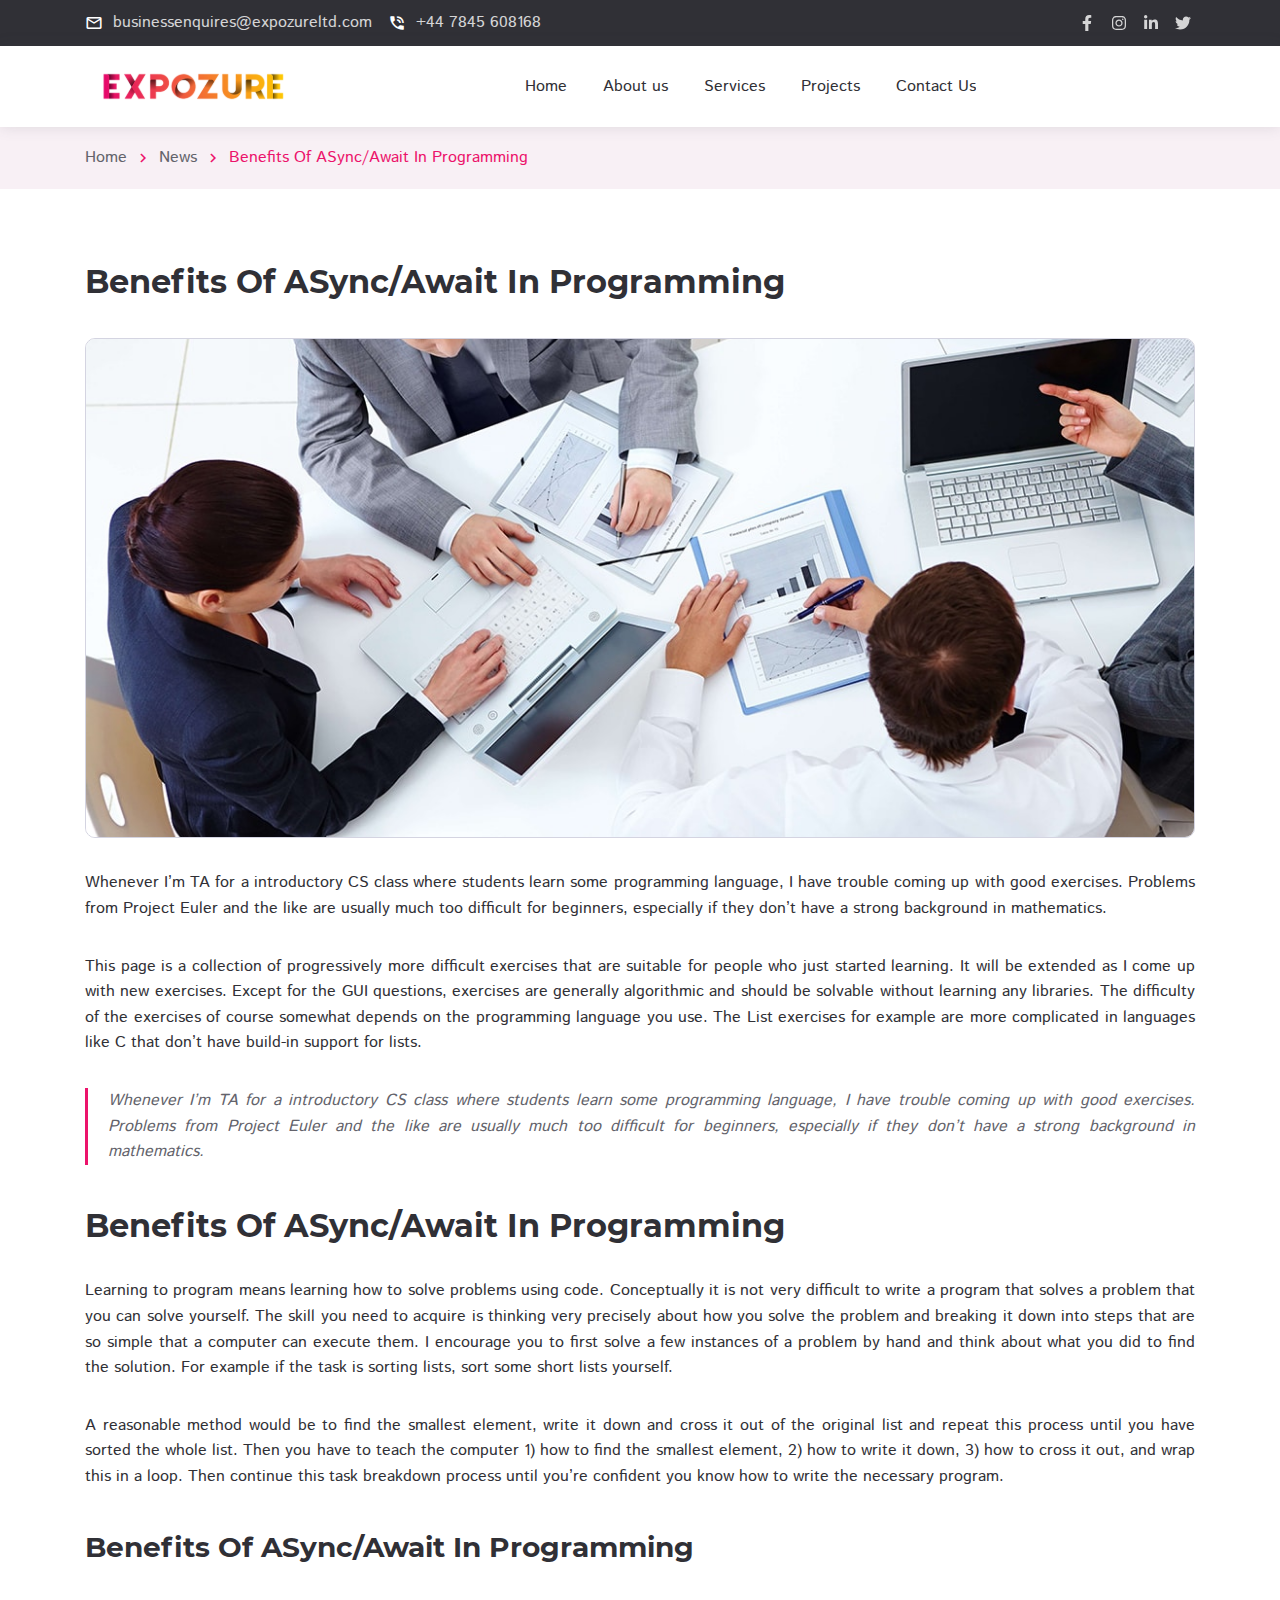
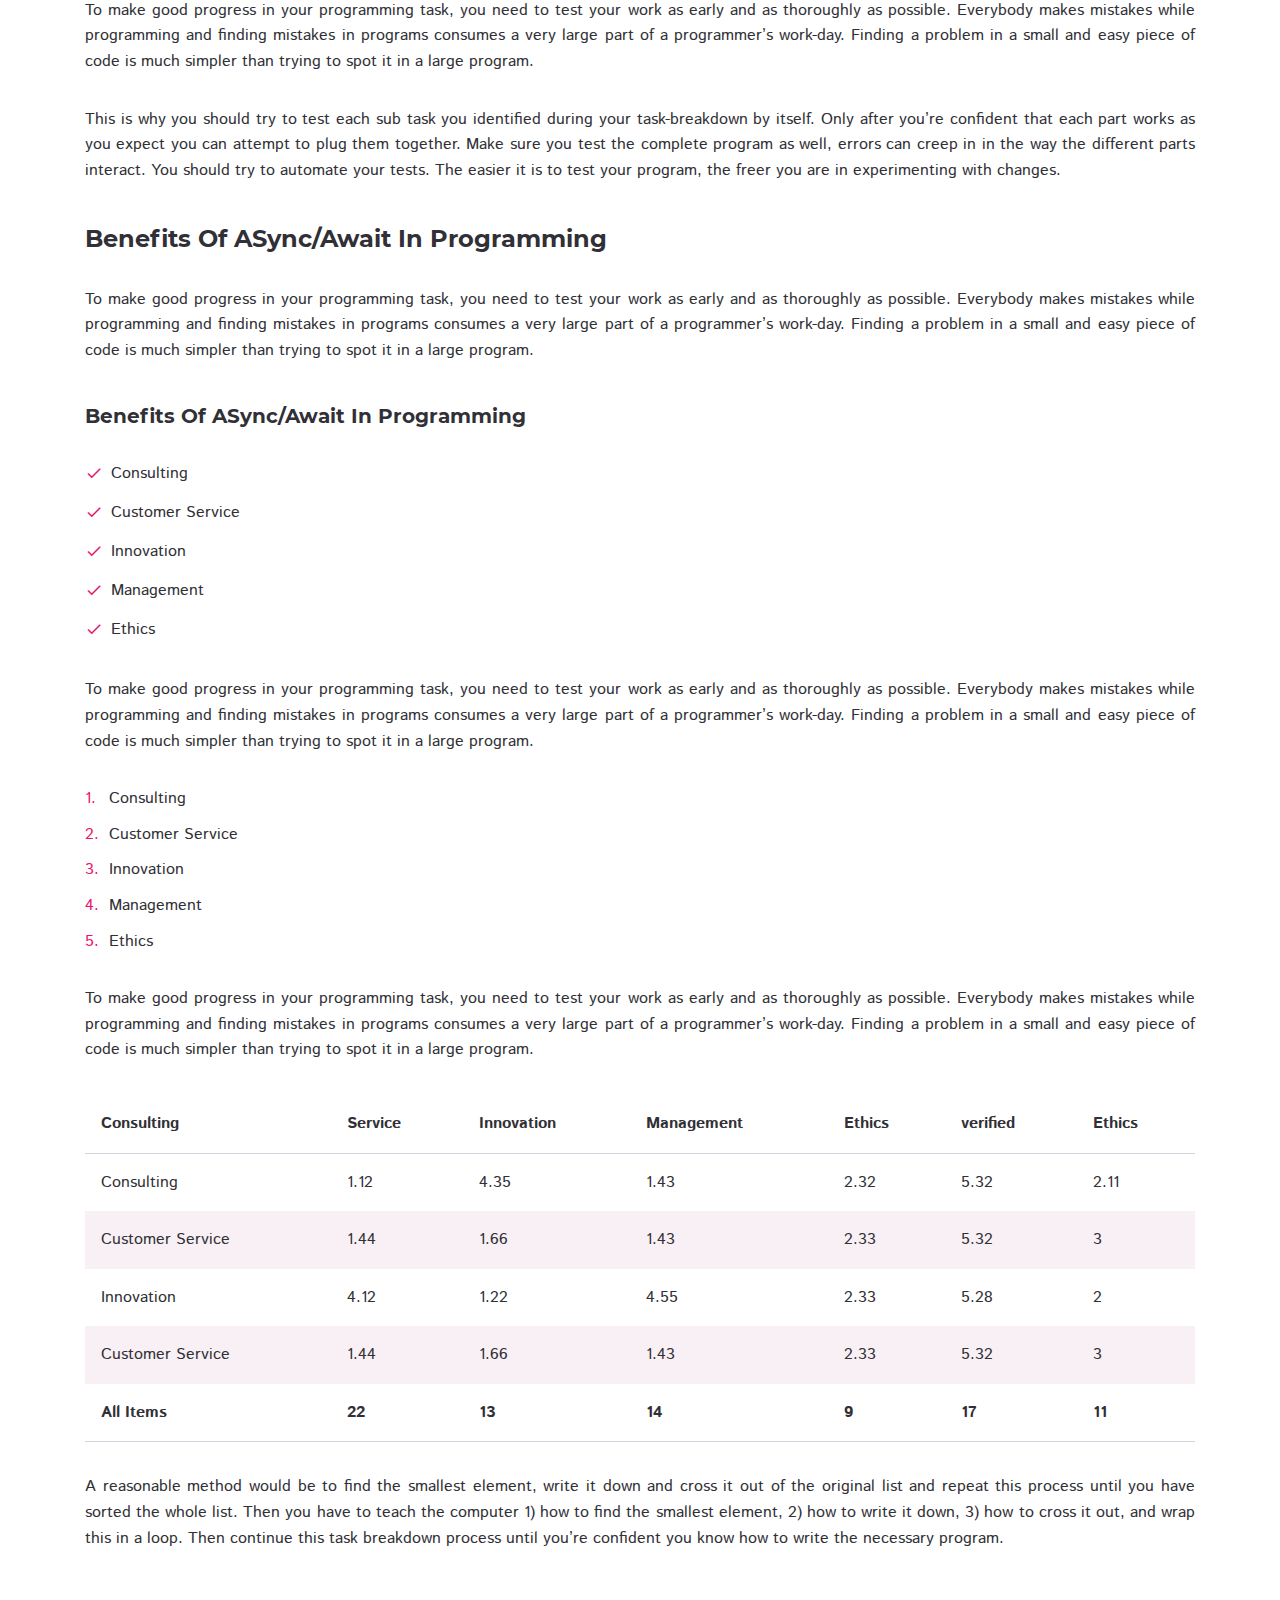
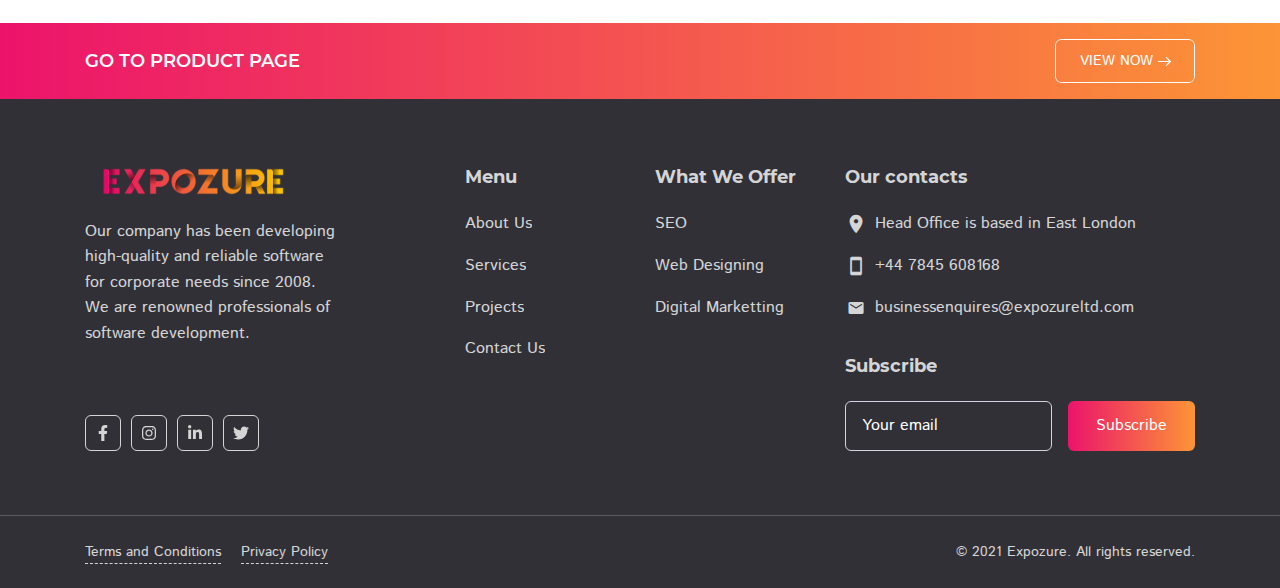
<file: news-post.html>
<!DOCTYPE html>
<html lang="en">
  <head>
    <meta charset="utf-8" />

    <title>Expozure</title>

    <meta name="description" content="Description" />
    <meta http-equiv="X-UA-Compatible" content="IE=edge" />
    <meta
      name="viewport"
      content="width=device-width, initial-scale=1, maximum-scale=2"
    />

    <!-- <link
      rel="icon"
      href="assets/img/favicon/favicon.ico"
      type="image/x-icon"
    /> -->

    <link rel="stylesheet" href="assets/css/libs.css" />
    <link rel="stylesheet" href="assets/css/style.css" />
    <link
      rel="preload"
      href="assets/fonts/istok-web-v15-latin/istok-web-v15-latin-regular.woff2"
      as="font"
      type="font/woff2"
      crossorigin
    />
    <link
      rel="preload"
      href="assets/fonts/istok-web-v15-latin/istok-web-v15-latin-700.woff2"
      as="font"
      type="font/woff2"
      crossorigin
    />
    <link
      rel="preload"
      href="assets/fonts/montserrat-v15-latin/montserrat-v15-latin-700.woff2"
      as="font"
      type="font/woff2"
      crossorigin
    />
    <link
      rel="preload"
      href="assets/fonts/montserrat-v15-latin/montserrat-v15-latin-600.woff2"
      as="font"
      type="font/woff2"
      crossorigin
    />

    <link
      rel="preload"
      href="assets/fonts/material-icons/material-icons.woff2"
      as="font"
      type="font/woff2"
      crossorigin
    />
    <link
      rel="preload"
      href="assets/fonts/material-icons/material-icons-outlined.woff2"
      as="font"
      type="font/woff2"
      crossorigin
    />
  </head>

  <body>
    <main class="main">
      <div class="main-inner">
        <!-- Begin mobile main menu -->
        <nav class="mmm">
          <div class="mmm-content">
            <ul class="mmm-list">
              <li><a href="index.html">Home</a></li>
              <li><a href="about-us.html">About us</a></li>
              <li><a href="services.html">Services</a></li>
              <!-- <li><a href="typography.html">Typography</a></li>
              <li><a href="tabs-and-accordions.html">Tabs & Accordions</a></li> -->
              <li><a href="news.html">Projects</a></li>
              <li><a href="contact-us.html">Contact Us</a></li>
            </ul>
          </div>
          <!-- <div class="mmm-footer">
            <ul class="mmm-lang">
              <li class="active">
                <a href="#!"><span>En</span></a>
              </li>
              <li>
                <a href="#!"><span>Sp</span></a>
              </li>
              <li>
                <a href="#!"><span>It</span></a>
              </li>
              <li>
                <a href="#!"><span>Uk</span></a>
              </li>
              <li>
                <a href="#!"><span>Ru</span></a>
              </li>
            </ul>
          </div> -->
        </nav>
        <!-- End mobile main menu -->

        <!-- <a
          class="bff d-none d-md-block"
          href="https://www.templatemonster.com/website-templates/pathsoft-it-solutions-for-your-business-services-website-template-83414.html"
        >
          <div class="container">
            <div class="row">
              <div class="col">
                <div class="bff-container">
                  <p>Get Full-Featured PathSoft Template</p>
                  <div class="btn btn-border btn-small">
                    <span>SHOP NOW</span>
                    <svg
                      class="btn-icon-right"
                      viewBox="0 0 13 9"
                      width="13"
                      height="9"
                    >
                      <use xlink:href="assets/img/sprite.svg#arrow-right"></use>
                    </svg>
                  </div>
                </div>
              </div>
            </div>
          </div>
        </a> -->

        <!-- Begin header -->
        <header class="header">
          <!-- Begin header top -->
          <nav class="header-top">
            <div class="container">
              <div class="row align-items-center justify-content-between">
                <div class="col-auto">
                  <!-- Begin header top info -->
                  <ul class="header-top-info">
                    <li>
                      <a href="mailto:businessenquires@expozureltd.com">
                        <i class="material-icons md-18">mail_outline</i>
                        <span>businessenquires@expozureltd.com</span>
                      </a>
                    </li>
                    <li>
                      <a
                        href="mailto:businessenquires@expozureltd.com"
                        class="formingHrefTel"
                      >
                        <i class="material-icons md-18">phone_in_talk</i>
                        <span>+44 7845 608168</span>
                      </a>
                    </li>
                  </ul>
                  <!-- Ennd header top info -->
                </div>
                <div class="col-auto">
                  <div class="header-top-links">
                    <!-- Begin social links -->
                    <ul class="social-links">
                      <li>
                        <a
                          href="https://www.facebook.com/expozureltd"
                          title="Facebook"
                        >
                          <svg viewBox="0 0 320 512">
                            <use
                              xlink:href="assets/img/sprite.svg#facebook-icon"
                            ></use>
                          </svg>
                        </a>
                      </li>
                      <li>
                        <a
                          href="https://www.instagram.com/expozureltd/?hl=en-gb"
                          title="Instagram"
                        >
                          <svg viewBox="0 0 448 512">
                            <use
                              xlink:href="assets/img/sprite.svg#instagram-icon"
                            ></use>
                          </svg>
                        </a>
                      </li>
                      <li>
                        <a href="#!" title="LinkedIn">
                          <svg viewBox="0 0 448 512">
                            <use
                              xlink:href="assets/img/sprite.svg#linkedin-icon"
                            ></use>
                          </svg>
                        </a>
                      </li>
                      <li>
                        <a href="#!" title="Twitter">
                          <svg viewBox="0 0 512 512">
                            <use
                              xlink:href="assets/img/sprite.svg#twitter-icon"
                            ></use>
                          </svg>
                        </a>
                      </li>
                    </ul>
                    <!-- End social links -->
                  </div>
                </div>
              </div>
            </div>
          </nav>
          <!-- End header top -->
          <!-- Begin header fixed -->
          <nav class="header-fixed">
            <div class="container">
              <div
                class="row flex-nowrap align-items-center justify-content-between"
              >
                <div class="col-auto d-block d-lg-none header-fixed-col">
                  <div class="main-mnu-btn">
                    <span class="bar bar-1"></span>
                    <span class="bar bar-2"></span>
                    <span class="bar bar-3"></span>
                    <span class="bar bar-4"></span>
                  </div>
                </div>
                <div class="col-auto header-fixed-col">
                  <!-- Begin logo -->
                  <a href="/" class="logo" title="PathSoft">
                    <img
                      src="./img/logo.svg"
                      width="115"
                      height="36"
                      alt="PathSoft"
                    /> </a
                  ><!-- End logo -->
                </div>
                <div
                  class="col-auto header-fixed-col d-none d-lg-block col-static"
                >
                  <!-- Begin main menu -->
                  <nav class="main-mnu">
                    <ul class="main-mnu-list">
                      <li>
                        <a href="index.html" data-title="Home"
                          ><span>Home</span></a
                        >
                      </li>
                      <li>
                        <a href="about-us.html" data-title="About us"
                          ><span>About us</span></a
                        >
                      </li>
                      <li>
                        <a href="services.html" data-title="Services"
                          ><span>Services</span></a
                        >
                      </li>
                      <!-- <li>
                        <a href="typography.html" data-title="Typography"
                          ><span>Typography</span></a
                        >
                      </li>
                      <li>
                        <a
                          href="tabs-and-accordions.html"
                          data-title="Tabs & Accordions"
                          ><span>Tabs & Accordions</span></a
                        >
                      </li> -->
                      <li>
                        <a href="news.html" data-title="Projects"
                          ><span>Projects</span></a
                        >
                      </li>
                      <li>
                        <a href="contact-us.html" data-title="Contact Us"
                          ><span>Contact Us</span></a
                        >
                      </li>
                    </ul>
                  </nav>
                  <!-- End main menu -->
                </div>
                <div class="col-auto header-fixed-col col-static">
                  <!-- Begin header actions -->
                  <ul class="header-actions">
                    <!-- Begin header languarge -->
                    <!-- <li class="d-none d-lg-block">
                      <div class="header-lang">
                        <div class="header-lang-current">
                          <i class="material-icons md-22">language</i>
                        </div>
                        <ul class="header-lang-list">
                          <li class="active">
                            <a
                              href="#!"
                              class="hover-link"
                              data-lang="En"
                              data-title="English"
                              ><span>English</span></a
                            >
                          </li>
                          <li>
                            <a
                              href="#!"
                              class="hover-link"
                              data-lang="Sp"
                              data-title="Spanish"
                              ><span>Spanish</span></a
                            >
                          </li>
                          <li>
                            <a
                              href="#!"
                              class="hover-link"
                              data-lang="It"
                              data-title="Italian"
                              ><span>Italian</span></a
                            >
                          </li>
                          <li>
                            <a
                              href="#!"
                              class="hover-link"
                              data-lang="Uk"
                              data-title="Ukraine"
                              ><span>Ukraine</span></a
                            >
                          </li>
                          <li>
                            <a
                              href="#!"
                              class="hover-link"
                              data-lang="Ru"
                              data-title="Russian"
                              ><span>Russian</span></a
                            >
                          </li>
                        </ul>
                      </div>
                    </li>
                    End header languarge -->
                    <!-- Begin header navbar -->
                    <li class="d-block d-lg-none">
                      <div class="header-navbar">
                        <div class="header-navbar-btn">
                          <i class="material-icons md-24">more_vert</i>
                        </div>
                        <ul class="header-navbar-content">
                          <li>
                            <a href="mailto:businessenquires@expozureltd.com">
                              <i class="material-icons md-20">mail_outline</i>
                              <span>businessenquires@expozureltd.com</span>
                            </a>
                          </li>
                          <li>
                            <a
                              href="mailto:businessenquires@expozureltd.com"
                              class="formingHrefTel"
                            >
                              <i class="material-icons md-20">support_agent</i>
                              <span>+44 7845 608168</span>
                            </a>
                          </li>
                          <li>
                            <!-- Begin social links -->
                            <ul class="social-links">
                              <li>
                                <a href="#!" title="Facebook">
                                  <svg viewBox="0 0 320 512">
                                    <use
                                      xlink:href="assets/img/sprite.svg#facebook-icon"
                                    ></use>
                                  </svg>
                                </a>
                              </li>
                              <li>
                                <a href="#!" title="Instagram">
                                  <svg viewBox="0 0 448 512">
                                    <use
                                      xlink:href="assets/img/sprite.svg#instagram-icon"
                                    ></use>
                                  </svg>
                                </a>
                              </li>
                              <li>
                                <a href="#!" title="LinkedIn">
                                  <svg viewBox="0 0 448 512">
                                    <use
                                      xlink:href="assets/img/sprite.svg#linkedin-icon"
                                    ></use>
                                  </svg>
                                </a>
                              </li>
                              <li>
                                <a href="#!" title="Twitter">
                                  <svg viewBox="0 0 512 512">
                                    <use
                                      xlink:href="assets/img/sprite.svg#twitter-icon"
                                    ></use>
                                  </svg>
                                </a>
                              </li>
                            </ul>
                            <!-- End social links -->
                          </li>
                        </ul>
                      </div>
                    </li>
                    <!-- End header navbar -->
                  </ul>
                  <!-- End header actions -->
                </div>
              </div>
            </div>
          </nav>
          <!-- End header fixed -->
        </header>
        <!-- End header -->

        <!-- Begin bread crumbs -->
        <nav class="bread-crumbs">
          <div class="container">
            <div class="row">
              <div class="col-12">
                <ul class="bread-crumbs-list">
                  <li>
                    <a href="index.html">Home</a
                    ><i class="material-icons md-18">chevron_right</i>
                  </li>
                  <li>
                    <a href="news.html">News</a
                    ><i class="material-icons md-18">chevron_right</i>
                  </li>
                  <li>
                    <a href="#!">Benefits Of ASync/Await In Programming</a>
                  </li>
                </ul>
              </div>
            </div>
          </div>
        </nav>
        <!-- End bread crumbs -->

        <div class="section">
          <div class="container">
            <div class="row">
              <div class="col-12">
                <div class="news-post">
                  <header class="news-post-header">
                    <h1 class="news-post-title">
                      Benefits Of ASync/Await In Programming
                    </h1>
                    <div class="news-post-meta">
                      <div class="news-post-meta-item">
                        <!-- <i class="material-icons md-22">access_time</i> -->
                        <!-- <span>Jan 23, 2021</span> -->
                      </div>
                      <div class="news-post-meta-item">
                        <!-- <span>by &nbsp;</span> -->
                        <!-- <a href="#!">John Doe</a> -->
                      </div>
                      <div class="news-post-meta-item">
                        <!-- <i class="material-icons md-20">chat_bubble</i> -->
                        <!-- <span>18</span> -->
                      </div>
                    </div>
                    <div class="news-post-img img-style">
                      <img
                        data-src="assets/img/news-post.jpg"
                        class="lazy"
                        src="[data-uri]"
                        alt=""
                      />
                    </div>
                  </header>
                  <article class="news-post-article content">
                    <p>
                      Whenever I’m TA for a introductory CS class where students
                      learn some programming language, I have trouble coming up
                      with good exercises. Problems from Project Euler and the
                      like are usually much too difficult for beginners,
                      especially if they don’t have a strong background in
                      mathematics.
                    </p>
                    <p>
                      This page is a collection of progressively more difficult
                      exercises that are suitable for people who just started
                      learning. It will be extended as I come up with new
                      exercises. Except for the GUI questions, exercises are
                      generally algorithmic and should be solvable without
                      learning any libraries. The difficulty of the exercises of
                      course somewhat depends on the programming language you
                      use. The List exercises for example are more complicated
                      in languages like C that don’t have build-in support for
                      lists.
                    </p>
                    <blockquote>
                      Whenever I’m TA for a introductory CS class where students
                      learn some programming language, I have trouble coming up
                      with good exercises. Problems from Project Euler and the
                      like are usually much too difficult for beginners,
                      especially if they don’t have a strong background in
                      mathematics.
                    </blockquote>
                    <h2>Benefits Of ASync/Await In Programming</h2>
                    <p>
                      Learning to program means learning how to solve problems
                      using code. Conceptually it is not very difficult to write
                      a program that solves a problem that you can solve
                      yourself. The skill you need to acquire is thinking very
                      precisely about how you solve the problem and breaking it
                      down into steps that are so simple that a computer can
                      execute them. I encourage you to first solve a few
                      instances of a problem by hand and think about what you
                      did to find the solution. For example if the task is
                      sorting lists, sort some short lists yourself.
                    </p>
                    <p>
                      A reasonable method would be to find the smallest element,
                      write it down and cross it out of the original list and
                      repeat this process until you have sorted the whole list.
                      Then you have to teach the computer 1) how to find the
                      smallest element, 2) how to write it down, 3) how to cross
                      it out, and wrap this in a loop. Then continue this task
                      breakdown process until you’re confident you know how to
                      write the necessary program.
                    </p>
                    <h3>Benefits Of ASync/Await In Programming</h3>
                    <p>
                      To make good progress in your programming task, you need
                      to test your work as early and as thoroughly as possible.
                      Everybody makes mistakes while programming and finding
                      mistakes in programs consumes a very large part of a
                      programmer’s work-day. Finding a problem in a small and
                      easy piece of code is much simpler than trying to spot it
                      in a large program.
                    </p>
                    <p>
                      This is why you should try to test each sub task you
                      identified during your task-breakdown by itself. Only
                      after you’re confident that each part works as you expect
                      you can attempt to plug them together. Make sure you test
                      the complete program as well, errors can creep in in the
                      way the different parts interact. You should try to
                      automate your tests. The easier it is to test your
                      program, the freer you are in experimenting with changes.
                    </p>
                    <h4>Benefits Of ASync/Await In Programming</h4>
                    <p>
                      To make good progress in your programming task, you need
                      to test your work as early and as thoroughly as possible.
                      Everybody makes mistakes while programming and finding
                      mistakes in programs consumes a very large part of a
                      programmer’s work-day. Finding a problem in a small and
                      easy piece of code is much simpler than trying to spot it
                      in a large program.
                    </p>
                    <h5>Benefits Of ASync/Await In Programming</h5>
                    <ul>
                      <li>Consulting</li>
                      <li>Customer Service</li>
                      <li>Innovation</li>
                      <li>Management</li>
                      <li>Ethics</li>
                    </ul>
                    <p>
                      To make good progress in your programming task, you need
                      to test your work as early and as thoroughly as possible.
                      Everybody makes mistakes while programming and finding
                      mistakes in programs consumes a very large part of a
                      programmer’s work-day. Finding a problem in a small and
                      easy piece of code is much simpler than trying to spot it
                      in a large program.
                    </p>
                    <ol>
                      <li>Consulting</li>
                      <li>Customer Service</li>
                      <li>Innovation</li>
                      <li>Management</li>
                      <li>Ethics</li>
                    </ol>
                    <p>
                      To make good progress in your programming task, you need
                      to test your work as early and as thoroughly as possible.
                      Everybody makes mistakes while programming and finding
                      mistakes in programs consumes a very large part of a
                      programmer’s work-day. Finding a problem in a small and
                      easy piece of code is much simpler than trying to spot it
                      in a large program.
                    </p>
                    <table>
                      <thead>
                        <tr>
                          <th>Consulting</th>
                          <th>Service</th>
                          <th>Innovation</th>
                          <th>Management</th>
                          <th>Ethics</th>
                          <th>verified</th>
                          <th>Ethics</th>
                        </tr>
                      </thead>
                      <tbody>
                        <tr>
                          <td>Consulting</td>
                          <td>1.12</td>
                          <td>4.35</td>
                          <td>1.43</td>
                          <td>2.32</td>
                          <td>5.32</td>
                          <td>2.11</td>
                        </tr>
                        <tr>
                          <td>Customer Service</td>
                          <td>1.44</td>
                          <td>1.66</td>
                          <td>1.43</td>
                          <td>2.33</td>
                          <td>5.32</td>
                          <td>3</td>
                        </tr>
                        <tr>
                          <td>Innovation</td>
                          <td>4.12</td>
                          <td>1.22</td>
                          <td>4.55</td>
                          <td>2.33</td>
                          <td>5.28</td>
                          <td>2</td>
                        </tr>
                        <tr>
                          <td>Customer Service</td>
                          <td>1.44</td>
                          <td>1.66</td>
                          <td>1.43</td>
                          <td>2.33</td>
                          <td>5.32</td>
                          <td>3</td>
                        </tr>
                      </tbody>
                      <tfoot>
                        <tr>
                          <td>All Items</td>
                          <td>22</td>
                          <td>13</td>
                          <td>14</td>
                          <td>9</td>
                          <td>17</td>
                          <td>11</td>
                        </tr>
                      </tfoot>
                    </table>
                    <p>
                      A reasonable method would be to find the smallest element,
                      write it down and cross it out of the original list and
                      repeat this process until you have sorted the whole list.
                      Then you have to teach the computer 1) how to find the
                      smallest element, 2) how to write it down, 3) how to cross
                      it out, and wrap this in a loop. Then continue this task
                      breakdown process until you’re confident you know how to
                      write the necessary program.
                    </p>
                  </article>
                  <!-- <footer class="news-post-footer">
                    <div
                      class="row align-items-center justify-content-between items"
                    >
                      <div class="col-md col-12 item">
                        <ul class="news-post-cat">
                          <li><a href="#!">Startup</a></li>
                          <li><a href="#!">Software Development</a></li>
                        </ul>
                      </div>
                      <div class="col-md-auto col-12 item">
                        <div class="news-post-share">
                          <p class="news-post-share-title">Share</p>
                          <ul class="page-social-links">
                            <li>
                              <a href="#!" title="Facebook">
                                <svg viewBox="0 0 320 512">
                                  <use
                                    xlink:href="assets/img/sprite.svg#facebook-icon"
                                  ></use>
                                </svg>
                              </a>
                            </li>
                            <li>
                              <a href="#!" title="Instagram">
                                <svg viewBox="0 0 448 512">
                                  <use
                                    xlink:href="assets/img/sprite.svg#instagram-icon"
                                  ></use>
                                </svg>
                              </a>
                            </li>
                            <li>
                              <a href="#!" title="LinkedIn">
                                <svg viewBox="0 0 448 512">
                                  <use
                                    xlink:href="assets/img/sprite.svg#linkedin-icon"
                                  ></use>
                                </svg>
                              </a>
                            </li>
                            <li>
                              <a href="#!" title="Twitter">
                                <svg viewBox="0 0 512 512">
                                  <use
                                    xlink:href="assets/img/sprite.svg#twitter-icon"
                                  ></use>
                                </svg>
                              </a>
                            </li>
                          </ul>
                        </div>
                      </div>
                    </div>
                  </footer> -->
                </div>
              </div>
            </div>
          </div>
        </div>
      </div>

      <a class="bff d-none d-md-block" href="#">
        <div class="container">
          <div class="row">
            <div class="col">
              <div class="bff-container">
                <p>Go To Product Page</p>
                <div class="btn btn-border btn-small">
                  <span>VIEW NOW</span>
                  <svg
                    class="btn-icon-right"
                    viewBox="0 0 13 9"
                    width="13"
                    height="9"
                  >
                    <use xlink:href="assets/img/sprite.svg#arrow-right"></use>
                  </svg>
                </div>
              </div>
            </div>
          </div>
        </div>
      </a>

      <!-- Begin footer -->
      <footer class="footer">
        <div class="footer-main">
          <div class="container">
            <div class="row items">
              <div class="col-xl-3 col-lg-3 col-md-5 col-12 item">
                <!-- Begin company info -->
                <div class="footer-company-info">
                  <div class="footer-company-top">
                    <a href="/" class="logo" title="Expozure">
                      <img
                        data-src="./img/logo.svg"
                        width="115"
                        height="36"
                        class="lazy"
                        src="./img/logo.svg"
                        alt="Expozure"
                      />
                    </a>
                    <div class="footer-company-desc">
                      <p>
                        Our company has been developing high-quality and
                        reliable software for corporate needs since 2008. We are
                        renowned professionals of software development.
                      </p>
                    </div>
                  </div>
                  <ul class="footer-social-links">
                    <li>
                      <a href="#!" title="Facebook">
                        <svg viewBox="0 0 320 512">
                          <use
                            xlink:href="assets/img/sprite.svg#facebook-icon"
                          ></use>
                        </svg>
                      </a>
                    </li>
                    <li>
                      <a href="#!" title="Instagram">
                        <svg viewBox="0 0 448 512">
                          <use
                            xlink:href="assets/img/sprite.svg#instagram-icon"
                          ></use>
                        </svg>
                      </a>
                    </li>
                    <li>
                      <a href="#!" title="LinkedIn">
                        <svg viewBox="0 0 448 512">
                          <use
                            xlink:href="assets/img/sprite.svg#linkedin-icon"
                          ></use>
                        </svg>
                      </a>
                    </li>
                    <li>
                      <a href="#!" title="Twitter">
                        <svg viewBox="0 0 512 512">
                          <use
                            xlink:href="assets/img/sprite.svg#twitter-icon"
                          ></use>
                        </svg>
                      </a>
                    </li>
                  </ul>
                </div>
                <!-- End company info -->
              </div>
              <div class="col-xl-2 offset-xl-1 col-md-3 col-5 col-lg-2 item">
                <div class="footer-item">
                  <p class="footer-item-heading">Menu</p>
                  <nav class="footer-nav">
                    <ul class="footer-mnu">
                      <li>
                        <a
                          href="about-us.html"
                          class="hover-link"
                          data-title="About Us"
                          ><span>About Us</span></a
                        >
                      </li>
                      <li>
                        <a
                          href="services.html"
                          class="hover-link"
                          data-title="Services"
                          ><span>Services</span></a
                        >
                      </li>
                      <!-- <li>
                        <a href="typography.html" data-title="Typography"
                          ><span>Typography</span></a
                        >
                      </li> -->
                      <li>
                        <a
                          href="news.html"
                          class="hover-link"
                          data-title="Projects"
                          ><span>Projects</span></a
                        >
                      </li>
                      <li>
                        <a
                          href="contact-us.html"
                          class="hover-link"
                          data-title="Contact Us"
                          ><span>Contact Us</span></a
                        >
                      </li>
                    </ul>
                  </nav>
                </div>
              </div>
              <div class="col-xl-2 col-lg-3 col-md-3 col-7 item">
                <div class="footer-item">
                  <p class="footer-item-heading">What We Offer</p>
                  <nav class="footer-nav">
                    <ul class="footer-mnu">
                      <li>
                        <a
                          href="#!"
                          class="hover-link"
                          data-title="DB Management"
                          ><span>SEO</span></a
                        >
                      </li>
                      <li>
                        <a href="#!" class="hover-link" data-title="IOS/MacOS"
                          ><span>Web Designing</span></a
                        >
                      </li>
                      <li>
                        <a
                          href="#!"
                          class="hover-link"
                          data-title="Android Apps"
                          ><span>Digital Marketting</span></a
                        >
                      </li>
                      <!-- <li>
                        <a
                          href="#!"
                          class="hover-link"
                          data-title="Windows Apps"
                          ><span>Windows Apps</span></a
                        >
                      </li>
                      <li>
                        <a href="#!" class="hover-link" data-title="UX & UI"
                          ><span>UX & UI</span></a
                        >
                      </li> -->
                    </ul>
                  </nav>
                </div>
              </div>
              <div class="col-xs-4 col-lg-4 col-12 item">
                <div class="footer-item">
                  <p class="footer-item-heading">Our contacts</p>
                  <ul class="footer-contacts">
                    <li>
                      <i class="material-icons md-22">location_on</i>
                      <div class="footer-contact-info">
                        Head Office is based in East London
                      </div>
                    </li>
                    <li>
                      <i class="material-icons md-22 footer-contact-tel"
                        >smartphone</i
                      >
                      <div class="footer-contact-info">
                        <a href="#!" class="formingHrefTel">+44 7845 608168</a>
                      </div>
                    </li>
                    <li>
                      <i class="material-icons md-22 footer-contact-email"
                        >email</i
                      >
                      <div class="footer-contact-info">
                        <a href="mailto: businessenquires@expozureltd.com">
                          businessenquires@expozureltd.com</a
                        >
                      </div>
                    </li>
                  </ul>
                </div>
                <div class="footer-item">
                  <p class="footer-item-heading">Subscribe</p>
                  <form action="#!" method="post" class="footer-subscribe">
                    <div class="form-field">
                      <label for="subscribe-email" class="form-field-label"
                        >Your email</label
                      >
                      <input
                        type="email"
                        class="form-field-input"
                        name="Subscribe_email"
                        value=""
                        autocomplete="off"
                        required="required"
                        id="subscribe-email"
                      />
                    </div>
                    <div class="form-btn">
                      <button type="submit" class="btn ripple">
                        <span>Subscribe</span>
                      </button>
                    </div>
                  </form>
                </div>
              </div>
            </div>
          </div>
        </div>
        <div class="footer-bottom">
          <div class="container">
            <div class="row justify-content-between items">
              <div class="col-md-auto col-12 item">
                <nav class="footer-links">
                  <ul>
                    <li>
                      <a href="terms-and-conditions.html"
                        >Terms and Conditions</a
                      >
                    </li>
                    <li><a href="privacy-policy.html">Privacy Policy</a></li>
                  </ul>
                </nav>
              </div>
              <div class="col-md-auto col-12 item">
                <div class="copyright">
                  © 2021 Expozure. All rights reserved.
                </div>
              </div>
            </div>
          </div>
        </div>
      </footer>
      <!-- End footer -->
    </main>
    <!-- End main -->

    <script src="assets/libs/jquery/jquery.min.js"></script>
    <script src="assets/libs/lozad/lozad.min.js"></script>
    <script src="assets/libs/device/device.js"></script>
    <script src="assets/libs/ScrollToFixed/jquery-scrolltofixed-min.js"></script>
    <script src="assets/libs/spincrement/jquery.spincrement.min.js"></script>
    <script src="assets/libs/jquery-validation-1.19.3/jquery.validate.min.js"></script>
    <script src="assets/js/custom.js"></script>
  </body>
</html>
</file>
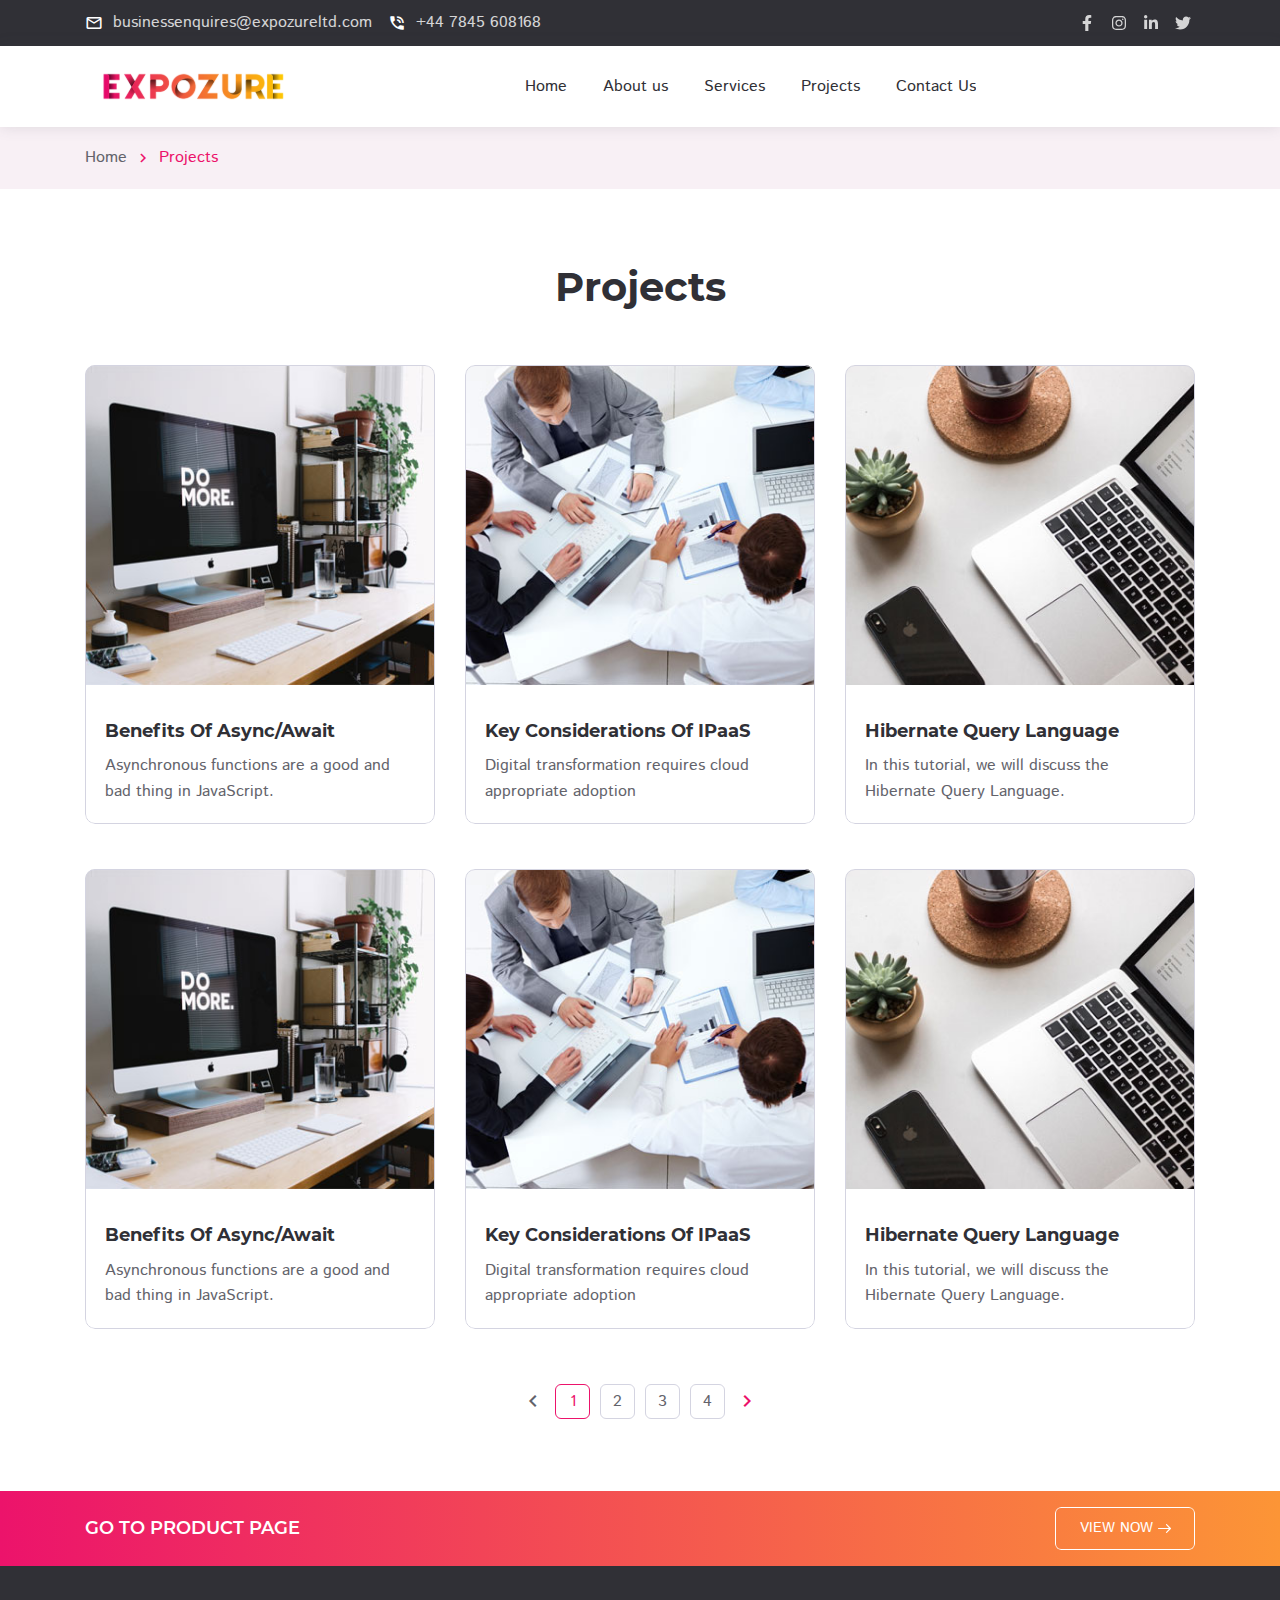
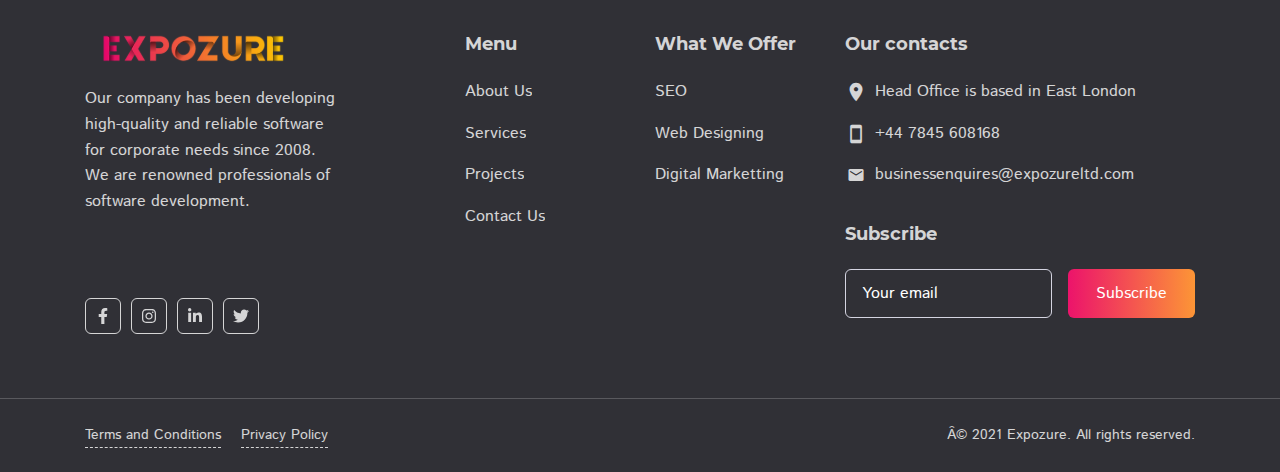
<file: news.html>
<!-- <!DOCTYPE html>
<html lang="en">
  <head>
    <meta charset="utf-8" />

    <title>Expozure</title>

    <meta name="description" content="Description" />
    <meta http-equiv="X-UA-Compatible" content="IE=edge" />
    <meta
      name="viewport"
      content="width=device-width, initial-scale=1, maximum-scale=2"
    />

    <!-- <link
      rel="icon"
      href="assets/img/favicon/favicon.ico"
      type="image/x-icon"
    /> -->

    <link rel="stylesheet" href="assets/css/libs.css" />
    <link rel="stylesheet" href="assets/css/style.css" />
    <link
      rel="preload"
      href="assets/fonts/istok-web-v15-latin/istok-web-v15-latin-regular.woff2"
      as="font"
      type="font/woff2"
      crossorigin
    />
    <link
      rel="preload"
      href="assets/fonts/istok-web-v15-latin/istok-web-v15-latin-700.woff2"
      as="font"
      type="font/woff2"
      crossorigin
    />
    <link
      rel="preload"
      href="assets/fonts/montserrat-v15-latin/montserrat-v15-latin-700.woff2"
      as="font"
      type="font/woff2"
      crossorigin
    />
    <link
      rel="preload"
      href="assets/fonts/montserrat-v15-latin/montserrat-v15-latin-600.woff2"
      as="font"
      type="font/woff2"
      crossorigin
    />

    <link
      rel="preload"
      href="assets/fonts/material-icons/material-icons.woff2"
      as="font"
      type="font/woff2"
      crossorigin
    />
    <link
      rel="preload"
      href="assets/fonts/material-icons/material-icons-outlined.woff2"
      as="font"
      type="font/woff2"
      crossorigin
    />
  </head>

  <body>
    <main class="main">
      <div class="main-inner">
        <!-- Begin mobile main menu -->
        <nav class="mmm">
          <div class="mmm-content">
            <ul class="mmm-list">
              <li><a href="index.html">Home</a></li>
              <li><a href="about-us.html">About us</a></li>
              <li><a href="services.html">Services</a></li>
              <!-- <li><a href="typography.html">Typography</a></li>
              <li><a href="tabs-and-accordions.html">Tabs & Accordions</a></li> -->
              <li><a href="news.html">Projects</a></li>
              <li><a href="contact-us.html">Contact Us</a></li>
            </ul>
          </div>
          <!-- <div class="mmm-footer">
            <ul class="mmm-lang">
              <li class="active">
                <a href="#!"><span>En</span></a>
              </li>
              <li>
                <a href="#!"><span>Sp</span></a>
              </li>
              <li>
                <a href="#!"><span>It</span></a>
              </li>
              <li>
                <a href="#!"><span>Uk</span></a>
              </li>
              <li>
                <a href="#!"><span>Ru</span></a>
              </li>
            </ul>
          </div> -->
        </nav>
        <!-- End mobile main menu -->

        <!-- <a
          class="bff d-none d-md-block"
          href="https://www.templatemonster.com/website-templates/pathsoft-it-solutions-for-your-business-services-website-template-83414.html"
        >
          <div class="container">
            <div class="row">
              <div class="col">
                <div class="bff-container">
                  <p>Get Full-Featured PathSoft Template</p>
                  <div class="btn btn-border btn-small">
                    <span>SHOP NOW</span>
                    <svg
                      class="btn-icon-right"
                      viewBox="0 0 13 9"
                      width="13"
                      height="9"
                    >
                      <use xlink:href="assets/img/sprite.svg#arrow-right"></use>
                    </svg>
                  </div>
                </div>
              </div>
            </div>
          </div>
        </a> -->

        <!-- Begin header -->
        <header class="header">
          <!-- Begin header top -->
          <nav class="header-top">
            <div class="container">
              <div class="row align-items-center justify-content-between">
                <div class="col-auto">
                  <!-- Begin header top info -->
                  <ul class="header-top-info">
                    <li>
                      <a href="mailto:businessenquires@expozureltd.com">
                        <i class="material-icons md-18">mail_outline</i>
                        <span>businessenquires@expozureltd.com</span>
                      </a>
                    </li>
                    <li>
                      <a
                        href="mailto:businessenquires@expozureltd.com"
                        class="formingHrefTel"
                      >
                        <i class="material-icons md-18">phone_in_talk</i>
                        <span>+44 7845 608168</span>
                      </a>
                    </li>
                  </ul>
                  <!-- Ennd header top info -->
                </div>
                <div class="col-auto">
                  <div class="header-top-links">
                    <!-- Begin social links -->
                    <ul class="social-links">
                      <li>
                        <a
                          href="https://www.facebook.com/expozureltd"
                          title="Facebook"
                        >
                          <svg viewBox="0 0 320 512">
                            <use
                              xlink:href="assets/img/sprite.svg#facebook-icon"
                            ></use>
                          </svg>
                        </a>
                      </li>
                      <li>
                        <a
                          href="https://www.instagram.com/expozureltd/?hl=en-gb"
                          title="Instagram"
                        >
                          <svg viewBox="0 0 448 512">
                            <use
                              xlink:href="assets/img/sprite.svg#instagram-icon"
                            ></use>
                          </svg>
                        </a>
                      </li>
                      <li>
                        <a href="#!" title="LinkedIn">
                          <svg viewBox="0 0 448 512">
                            <use
                              xlink:href="assets/img/sprite.svg#linkedin-icon"
                            ></use>
                          </svg>
                        </a>
                      </li>
                      <li>
                        <a href="#!" title="Twitter">
                          <svg viewBox="0 0 512 512">
                            <use
                              xlink:href="assets/img/sprite.svg#twitter-icon"
                            ></use>
                          </svg>
                        </a>
                      </li>
                    </ul>
                    <!-- End social links -->
                  </div>
                </div>
              </div>
            </div>
          </nav>
          <!-- End header top -->
          <!-- Begin header fixed -->
          <nav class="header-fixed">
            <div class="container">
              <div
                class="row flex-nowrap align-items-center justify-content-between"
              >
                <div class="col-auto d-block d-lg-none header-fixed-col">
                  <div class="main-mnu-btn">
                    <span class="bar bar-1"></span>
                    <span class="bar bar-2"></span>
                    <span class="bar bar-3"></span>
                    <span class="bar bar-4"></span>
                  </div>
                </div>
                <div class="col-auto header-fixed-col">
                  <!-- Begin logo -->
                  <a href="/" class="logo" title="PathSoft">
                    <img
                      src="./img/logo.svg"
                      width="115"
                      height="36"
                      alt="PathSoft"
                    /> </a
                  ><!-- End logo -->
                </div>
                <div
                  class="col-auto header-fixed-col d-none d-lg-block col-static"
                >
                  <!-- Begin main menu -->
                  <nav class="main-mnu">
                    <ul class="main-mnu-list">
                      <li>
                        <a href="index.html" data-title="Home"
                          ><span>Home</span></a
                        >
                      </li>
                      <li>
                        <a href="about-us.html" data-title="About us"
                          ><span>About us</span></a
                        >
                      </li>
                      <li>
                        <a href="services.html" data-title="Services"
                          ><span>Services</span></a
                        >
                      </li>
                      <!-- <li>
                        <a href="typography.html" data-title="Typography"
                          ><span>Typography</span></a
                        >
                      </li>
                      <li>
                        <a
                          href="tabs-and-accordions.html"
                          data-title="Tabs & Accordions"
                          ><span>Tabs & Accordions</span></a
                        >
                      </li> -->
                      <li>
                        <a href="news.html" data-title="Projects"
                          ><span>Projects</span></a
                        >
                      </li>
                      <li>
                        <a href="contact-us.html" data-title="Contact Us"
                          ><span>Contact Us</span></a
                        >
                      </li>
                    </ul>
                  </nav>
                  <!-- End main menu -->
                </div>
                <div class="col-auto header-fixed-col col-static">
                  <!-- Begin header actions -->
                  <ul class="header-actions">
                    <!-- Begin header languarge -->
                    <!-- <li class="d-none d-lg-block">
                      <div class="header-lang">
                        <div class="header-lang-current">
                          <i class="material-icons md-22">language</i>
                        </div>
                        <ul class="header-lang-list">
                          <li class="active">
                            <a
                              href="#!"
                              class="hover-link"
                              data-lang="En"
                              data-title="English"
                              ><span>English</span></a
                            >
                          </li>
                          <li>
                            <a
                              href="#!"
                              class="hover-link"
                              data-lang="Sp"
                              data-title="Spanish"
                              ><span>Spanish</span></a
                            >
                          </li>
                          <li>
                            <a
                              href="#!"
                              class="hover-link"
                              data-lang="It"
                              data-title="Italian"
                              ><span>Italian</span></a
                            >
                          </li>
                          <li>
                            <a
                              href="#!"
                              class="hover-link"
                              data-lang="Uk"
                              data-title="Ukraine"
                              ><span>Ukraine</span></a
                            >
                          </li>
                          <li>
                            <a
                              href="#!"
                              class="hover-link"
                              data-lang="Ru"
                              data-title="Russian"
                              ><span>Russian</span></a
                            >
                          </li>
                        </ul>
                      </div>
                    </li>
                    End header languarge -->
                    <!-- Begin header navbar -->
                    <li class="d-block d-lg-none">
                      <div class="header-navbar">
                        <div class="header-navbar-btn">
                          <i class="material-icons md-24">more_vert</i>
                        </div>
                        <ul class="header-navbar-content">
                          <li>
                            <a href="mailto:businessenquires@expozureltd.com">
                              <i class="material-icons md-20">mail_outline</i>
                              <span>businessenquires@expozureltd.com</span>
                            </a>
                          </li>
                          <li>
                            <a
                              href="mailto:businessenquires@expozureltd.com"
                              class="formingHrefTel"
                            >
                              <i class="material-icons md-20">support_agent</i>
                              <span>+44 7845 608168</span>
                            </a>
                          </li>
                          <li>
                            <!-- Begin social links -->
                            <ul class="social-links">
                              <li>
                                <a href="#!" title="Facebook">
                                  <svg viewBox="0 0 320 512">
                                    <use
                                      xlink:href="assets/img/sprite.svg#facebook-icon"
                                    ></use>
                                  </svg>
                                </a>
                              </li>
                              <li>
                                <a href="#!" title="Instagram">
                                  <svg viewBox="0 0 448 512">
                                    <use
                                      xlink:href="assets/img/sprite.svg#instagram-icon"
                                    ></use>
                                  </svg>
                                </a>
                              </li>
                              <li>
                                <a href="#!" title="LinkedIn">
                                  <svg viewBox="0 0 448 512">
                                    <use
                                      xlink:href="assets/img/sprite.svg#linkedin-icon"
                                    ></use>
                                  </svg>
                                </a>
                              </li>
                              <li>
                                <a href="#!" title="Twitter">
                                  <svg viewBox="0 0 512 512">
                                    <use
                                      xlink:href="assets/img/sprite.svg#twitter-icon"
                                    ></use>
                                  </svg>
                                </a>
                              </li>
                            </ul>
                            <!-- End social links -->
                          </li>
                        </ul>
                      </div>
                    </li>
                    <!-- End header navbar -->
                  </ul>
                  <!-- End header actions -->
                </div>
              </div>
            </div>
          </nav>
          <!-- End header fixed -->
        </header>
			<!-- Begin bread crumbs -->
			<nav class="bread-crumbs">
				<div class="container">
					<div class="row">
						<div class="col-12">
							<ul class="bread-crumbs-list">
								<li>
									<a href="index.html">Home</a>
									<i class="material-icons md-18">chevron_right</i>
								</li>
								<li><a href="news.html">Projects</a></li>
							</ul>
						</div>
					</div>
				</div>
			</nav><!-- End bread crumbs -->

			<div class="section">
				<div class="container">
					<div class="row">
						<div class="col-12">
							<div class="section-heading heading-center">
								<!-- <div class="section-subheading">most interesting articles</div> -->
								<h1>Projects</h1>
							</div>
						</div>
						<div class="col-lg-4 col-md-6 col-12 item">
							<!-- Begin news item -->
							<article class="news-item item-style">
								<a href="news-post.html" class="news-item-img">
									<img data-src="assets/img/news-img-1.jpg" class="lazy" src="[data-uri]" alt="">
								</a>
								<div class="news-item-info">
									<!-- <div class="news-item-date">07/01/2021</div> -->
									<h2 class="news-item-heading item-heading">
										<a href="news-post.html" title="Benefits Of Async/Await">Benefits Of Async/Await</a>
									</h2>
									<div class="news-item-desc">
										<p>Asynchronous functions are a good and bad thing in JavaScript.</p>
									</div>
								</div>
							</article><!-- End news item -->
						</div>
						<div class="col-lg-4 col-md-6 col-12 item">
							<!-- Begin news item -->
							<article class="news-item item-style">
								<a href="news-post.html" class="news-item-img">
									<img data-src="assets/img/news-img-2.jpg" class="lazy" src="[data-uri]" alt="">
								</a>
								<div class="news-item-info">
									<!-- <div class="news-item-date">05/01/2021</div> -->
									<h2 class="news-item-heading item-heading">
										<a href="news-post.html" title="Key Considerations Of IPaaS">Key Considerations Of IPaaS</a>
									</h2>
									<div class="news-item-desc">
										<p>Digital transformation requires cloud appropriate adoption</p>
									</div>
								</div>
							</article><!-- End news item -->
						</div>
						<div class="col-lg-4 col-md-6 col-12 item">
							<!-- Begin news item -->
							<article class="news-item item-style">
								<a href="news-post.html" class="news-item-img">
									<img data-src="assets/img/news-img-3.jpg" class="lazy" src="[data-uri]" alt="">
								</a>
								<div class="news-item-info">
									<!-- <div class="news-item-date">01/01/2021</div> -->
									<h2 class="news-item-heading item-heading">
										<a href="news-post.html" title="Hibernate Query Language">Hibernate Query Language</a>
									</h2>
									<div class="news-item-desc">
										<p>In this tutorial, we will discuss the Hibernate Query Language. </p>
									</div>
								</div>
							</article><!-- End news item -->
						</div>
						<div class="col-lg-4 col-md-6 col-12 item">
							<!-- Begin news item -->
							<article class="news-item item-style">
								<a href="news-post.html" class="news-item-img">
									<img data-src="assets/img/news-img-1.jpg" class="lazy" src="[data-uri]" alt="">
								</a>
								<div class="news-item-info">
									<!-- <div class="news-item-date">07/01/2021</div> -->
									<h2 class="news-item-heading item-heading">
										<a href="news-post.html" title="Benefits Of Async/Await">Benefits Of Async/Await</a>
									</h2>
									<div class="news-item-desc">
										<p>Asynchronous functions are a good and bad thing in JavaScript.</p>
									</div>
								</div>
							</article><!-- End news item -->
						</div>
						<div class="col-lg-4 col-md-6 col-12 item">
							<!-- Begin news item -->
							<article class="news-item item-style">
								<a href="news-post.html" class="news-item-img">
									<img data-src="assets/img/news-img-2.jpg" class="lazy" src="[data-uri]" alt="">
								</a>
								<div class="news-item-info">
									<!-- <div class="news-item-date">05/01/2021</div> -->
									<h2 class="news-item-heading item-heading">
										<a href="news-post.html" title="Key Considerations Of IPaaS">Key Considerations Of IPaaS</a>
									</h2>
									<div class="news-item-desc">
										<p>Digital transformation requires cloud appropriate adoption</p>
									</div>
								</div>
							</article><!-- End news item -->
						</div>
						<div class="col-lg-4 col-md-6 col-12 item">
							<!-- Begin news item -->
							<article class="news-item item-style">
								<a href="news-post.html" class="news-item-img">
									<img data-src="assets/img/news-img-3.jpg" class="lazy" src="[data-uri]" alt="">
								</a>
								<div class="news-item-info">
									<!-- <div class="news-item-date">01/01/2021</div> -->
									<h2 class="news-item-heading item-heading">
										<a href="news-post.html" title="Hibernate Query Language">Hibernate Query Language</a>
									</h2>
									<div class="news-item-desc">
										<p>In this tutorial, we will discuss the Hibernate Query Language. </p>
									</div>
								</div>
							</article><!-- End news item -->
						</div>
						<div class="col-12">
							<!-- Begin pagination -->
<nav class="pagination">
    <ul class="pagination-list">
        <li class="pagination-item-arrow pagination-item-arrow-prev pagination-item-disabled"><a href="#!"><i class="material-icons md-24">chevron_left</i></a></li>
        <li class="active"><a href="#!">1</a></li>
        <li><a href="#!">2</a></li>
        <li><a href="#!">3</a></li>
        <li><a href="#!">4</a></li>
        <li class="pagination-item-arrow pagination-item-arrow-next"><a href="#!"><i class="material-icons md-24">chevron_right</i></a></li>
    </ul>
</nav><!-- End pagination -->
						</div>
					</div>
				</div>
			</div>

		</div>

	
        <a class="bff d-none d-md-block" href="#">
            <div class="container">
              <div class="row">
                <div class="col">
                  <div class="bff-container">
                    <p>Go To Product Page</p>
                    <div class="btn btn-border btn-small">
                      <span>VIEW NOW</span>
                      <svg
                        class="btn-icon-right"
                        viewBox="0 0 13 9"
                        width="13"
                        height="9"
                      >
                        <use xlink:href="assets/img/sprite.svg#arrow-right"></use>
                      </svg>
                    </div>
                  </div>
                </div>
              </div>
            </div>
          </a>
    
          <!-- Begin footer -->
          <footer class="footer">
            <div class="footer-main">
              <div class="container">
                <div class="row items">
                  <div class="col-xl-3 col-lg-3 col-md-5 col-12 item">
                    <!-- Begin company info -->
                    <div class="footer-company-info">
                      <div class="footer-company-top">
                        <a href="/" class="logo" title="Expozure">
                          <img
                            data-src="./img/logo.svg"
                            width="115"
                            height="36"
                            class="lazy"
                            src="./img/logo.svg"
                            alt="Expozure"
                          />
                        </a>
                        <div class="footer-company-desc">
                          <p>
                            Our company has been developing high-quality and
                            reliable software for corporate needs since 2008. We are
                            renowned professionals of software development.
                          </p>
                        </div>
                      </div>
                      <ul class="footer-social-links">
                        <li>
                          <a href="#!" title="Facebook">
                            <svg viewBox="0 0 320 512">
                              <use
                                xlink:href="assets/img/sprite.svg#facebook-icon"
                              ></use>
                            </svg>
                          </a>
                        </li>
                        <li>
                          <a href="#!" title="Instagram">
                            <svg viewBox="0 0 448 512">
                              <use
                                xlink:href="assets/img/sprite.svg#instagram-icon"
                              ></use>
                            </svg>
                          </a>
                        </li>
                        <li>
                          <a href="#!" title="LinkedIn">
                            <svg viewBox="0 0 448 512">
                              <use
                                xlink:href="assets/img/sprite.svg#linkedin-icon"
                              ></use>
                            </svg>
                          </a>
                        </li>
                        <li>
                          <a href="#!" title="Twitter">
                            <svg viewBox="0 0 512 512">
                              <use
                                xlink:href="assets/img/sprite.svg#twitter-icon"
                              ></use>
                            </svg>
                          </a>
                        </li>
                      </ul>
                    </div>
                    <!-- End company info -->
                  </div>
                  <div class="col-xl-2 offset-xl-1 col-md-3 col-5 col-lg-2 item">
                    <div class="footer-item">
                      <p class="footer-item-heading">Menu</p>
                      <nav class="footer-nav">
                        <ul class="footer-mnu">
                          <li>
                            <a
                              href="about-us.html"
                              class="hover-link"
                              data-title="About Us"
                              ><span>About Us</span></a
                            >
                          </li>
                          <li>
                            <a
                              href="services.html"
                              class="hover-link"
                              data-title="Services"
                              ><span>Services</span></a
                            >
                          </li>
                          <!-- <li>
                            <a href="typography.html" data-title="Typography"
                              ><span>Typography</span></a
                            >
                          </li> -->
                          <li>
                            <a
                              href="news.html"
                              class="hover-link"
                              data-title="Projects"
                              ><span>Projects</span></a
                            >
                          </li>
                          <li>
                            <a
                              href="contact-us.html"
                              class="hover-link"
                              data-title="Contact Us"
                              ><span>Contact Us</span></a
                            >
                          </li>
                        </ul>
                      </nav>
                    </div>
                  </div>
                  <div class="col-xl-2 col-lg-3 col-md-3 col-7 item">
                    <div class="footer-item">
                      <p class="footer-item-heading">What We Offer</p>
                      <nav class="footer-nav">
                        <ul class="footer-mnu">
                          <li>
                            <a
                              href="#!"
                              class="hover-link"
                              data-title="DB Management"
                              ><span>SEO</span></a
                            >
                          </li>
                          <li>
                            <a href="#!" class="hover-link" data-title="IOS/MacOS"
                              ><span>Web Designing</span></a
                            >
                          </li>
                          <li>
                            <a
                              href="#!"
                              class="hover-link"
                              data-title="Android Apps"
                              ><span>Digital Marketting</span></a
                            >
                          </li>
                          <!-- <li>
                            <a
                              href="#!"
                              class="hover-link"
                              data-title="Windows Apps"
                              ><span>Windows Apps</span></a
                            >
                          </li>
                          <li>
                            <a href="#!" class="hover-link" data-title="UX & UI"
                              ><span>UX & UI</span></a
                            >
                          </li> -->
                        </ul>
                      </nav>
                    </div>
                  </div>
                  <div class="col-xs-4 col-lg-4 col-12 item">
                    <div class="footer-item">
                      <p class="footer-item-heading">Our contacts</p>
                      <ul class="footer-contacts">
                        <li>
                          <i class="material-icons md-22">location_on</i>
                          <div class="footer-contact-info">
                            Head Office is based in East London
                          </div>
                        </li>
                        <li>
                          <i class="material-icons md-22 footer-contact-tel"
                            >smartphone</i
                          >
                          <div class="footer-contact-info">
                            <a href="#!" class="formingHrefTel">+44 7845 608168</a>
                          </div>
                        </li>
                        <li>
                          <i class="material-icons md-22 footer-contact-email"
                            >email</i
                          >
                          <div class="footer-contact-info">
                            <a href="mailto: businessenquires@expozureltd.com">
                              businessenquires@expozureltd.com</a
                            >
                          </div>
                        </li>
                      </ul>
                    </div>
                    <div class="footer-item">
                      <p class="footer-item-heading">Subscribe</p>
                      <form action="#!" method="post" class="footer-subscribe">
                        <div class="form-field">
                          <label for="subscribe-email" class="form-field-label"
                            >Your email</label
                          >
                          <input
                            type="email"
                            class="form-field-input"
                            name="Subscribe_email"
                            value=""
                            autocomplete="off"
                            required="required"
                            id="subscribe-email"
                          />
                        </div>
                        <div class="form-btn">
                          <button type="submit" class="btn ripple">
                            <span>Subscribe</span>
                          </button>
                        </div>
                      </form>
                    </div>
                  </div>
                </div>
              </div>
            </div>
            <div class="footer-bottom">
              <div class="container">
                <div class="row justify-content-between items">
                  <div class="col-md-auto col-12 item">
                    <nav class="footer-links">
                      <ul>
                        <li>
                          <a href="terms-and-conditions.html"
                            >Terms and Conditions</a
                          >
                        </li>
                        <li><a href="privacy-policy.html">Privacy Policy</a></li>
                      </ul>
                    </nav>
                  </div>
                  <div class="col-md-auto col-12 item">
                    <div class="copyright">
                      © 2021 Expozure. All rights reserved.
                    </div>
                  </div>
                </div>
              </div>
            </div>
          </footer>
          <!-- End footer -->
	</main><!-- End main -->

	<script src="assets/libs/jquery/jquery.min.js"></script>
<script src="assets/libs/lozad/lozad.min.js"></script>
<script src="assets/libs/device/device.js"></script>
<script src="assets/libs/ScrollToFixed/jquery-scrolltofixed-min.js"></script>
<script src="assets/libs/spincrement/jquery.spincrement.min.js"></script>
<script src="assets/libs/jquery-validation-1.19.3/jquery.validate.min.js"></script>
<script src="assets/js/custom.js"></script>
	
</body>
</html>
</file>
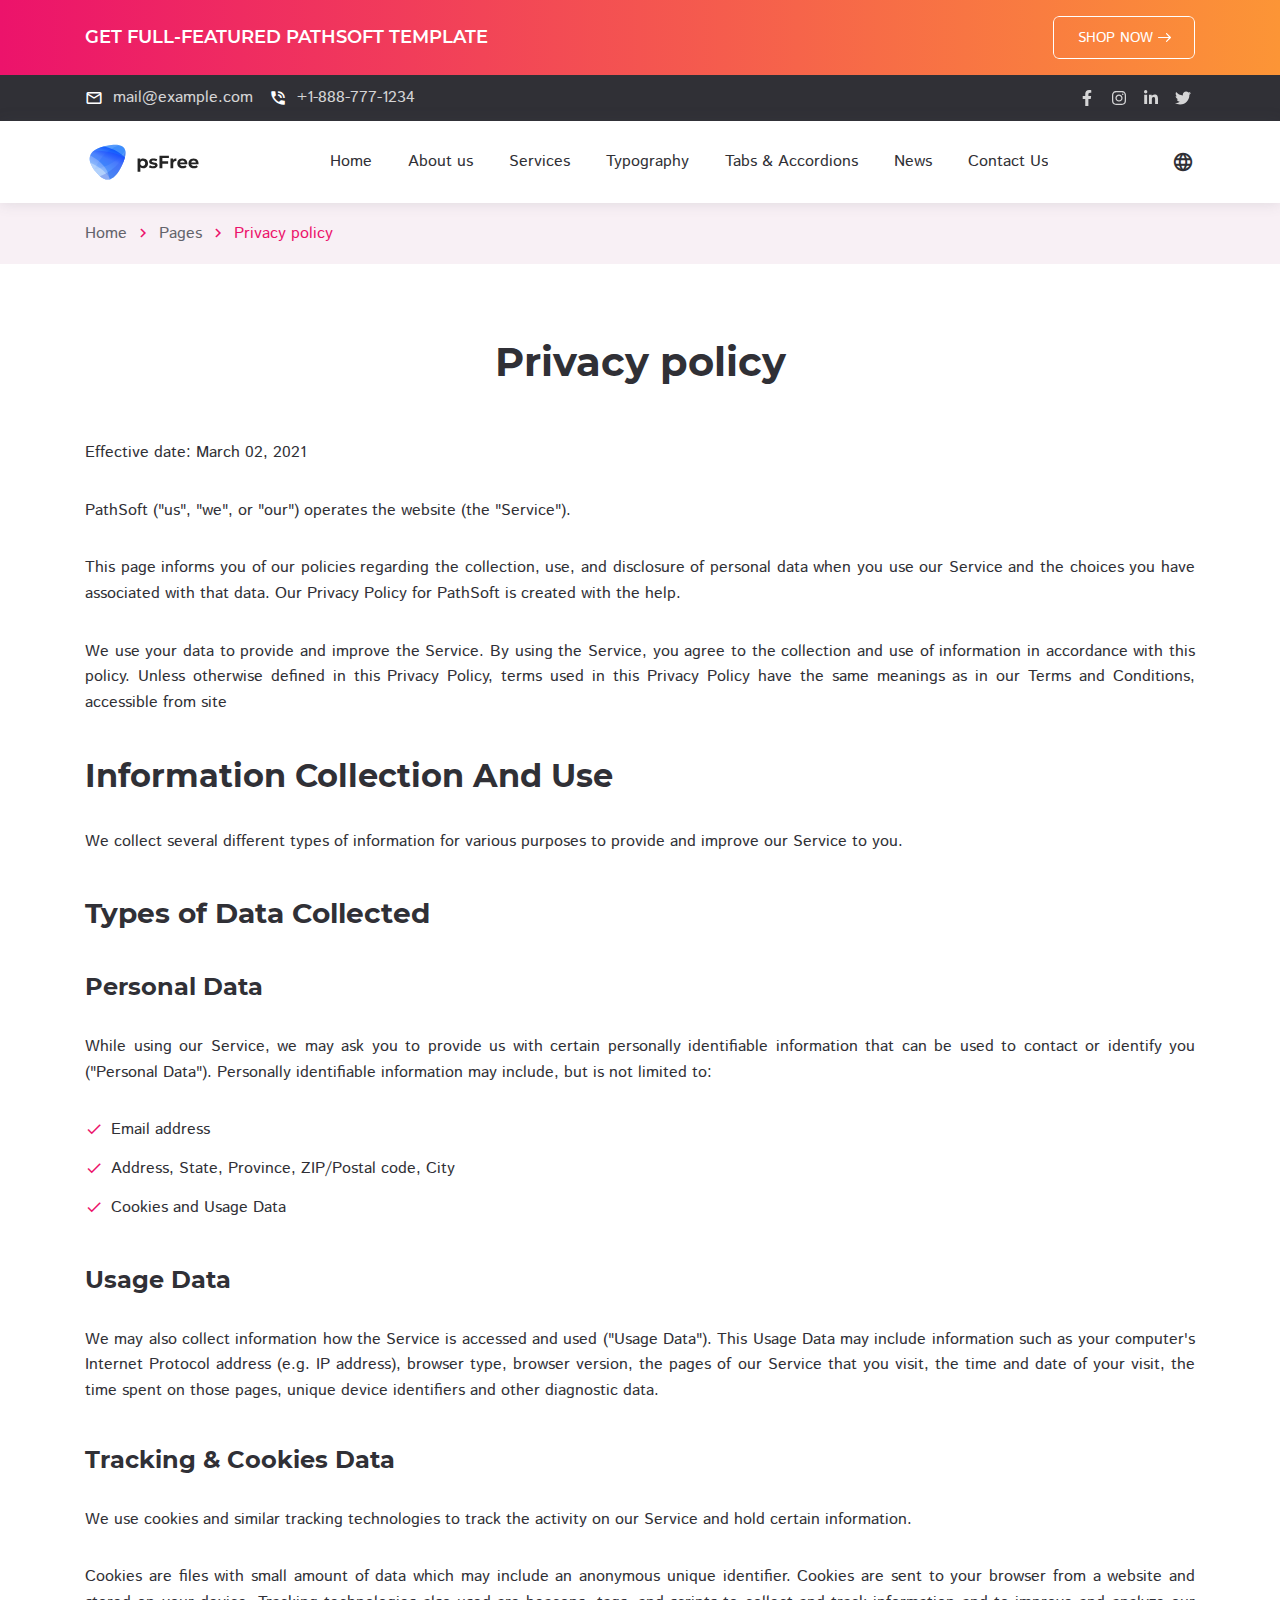
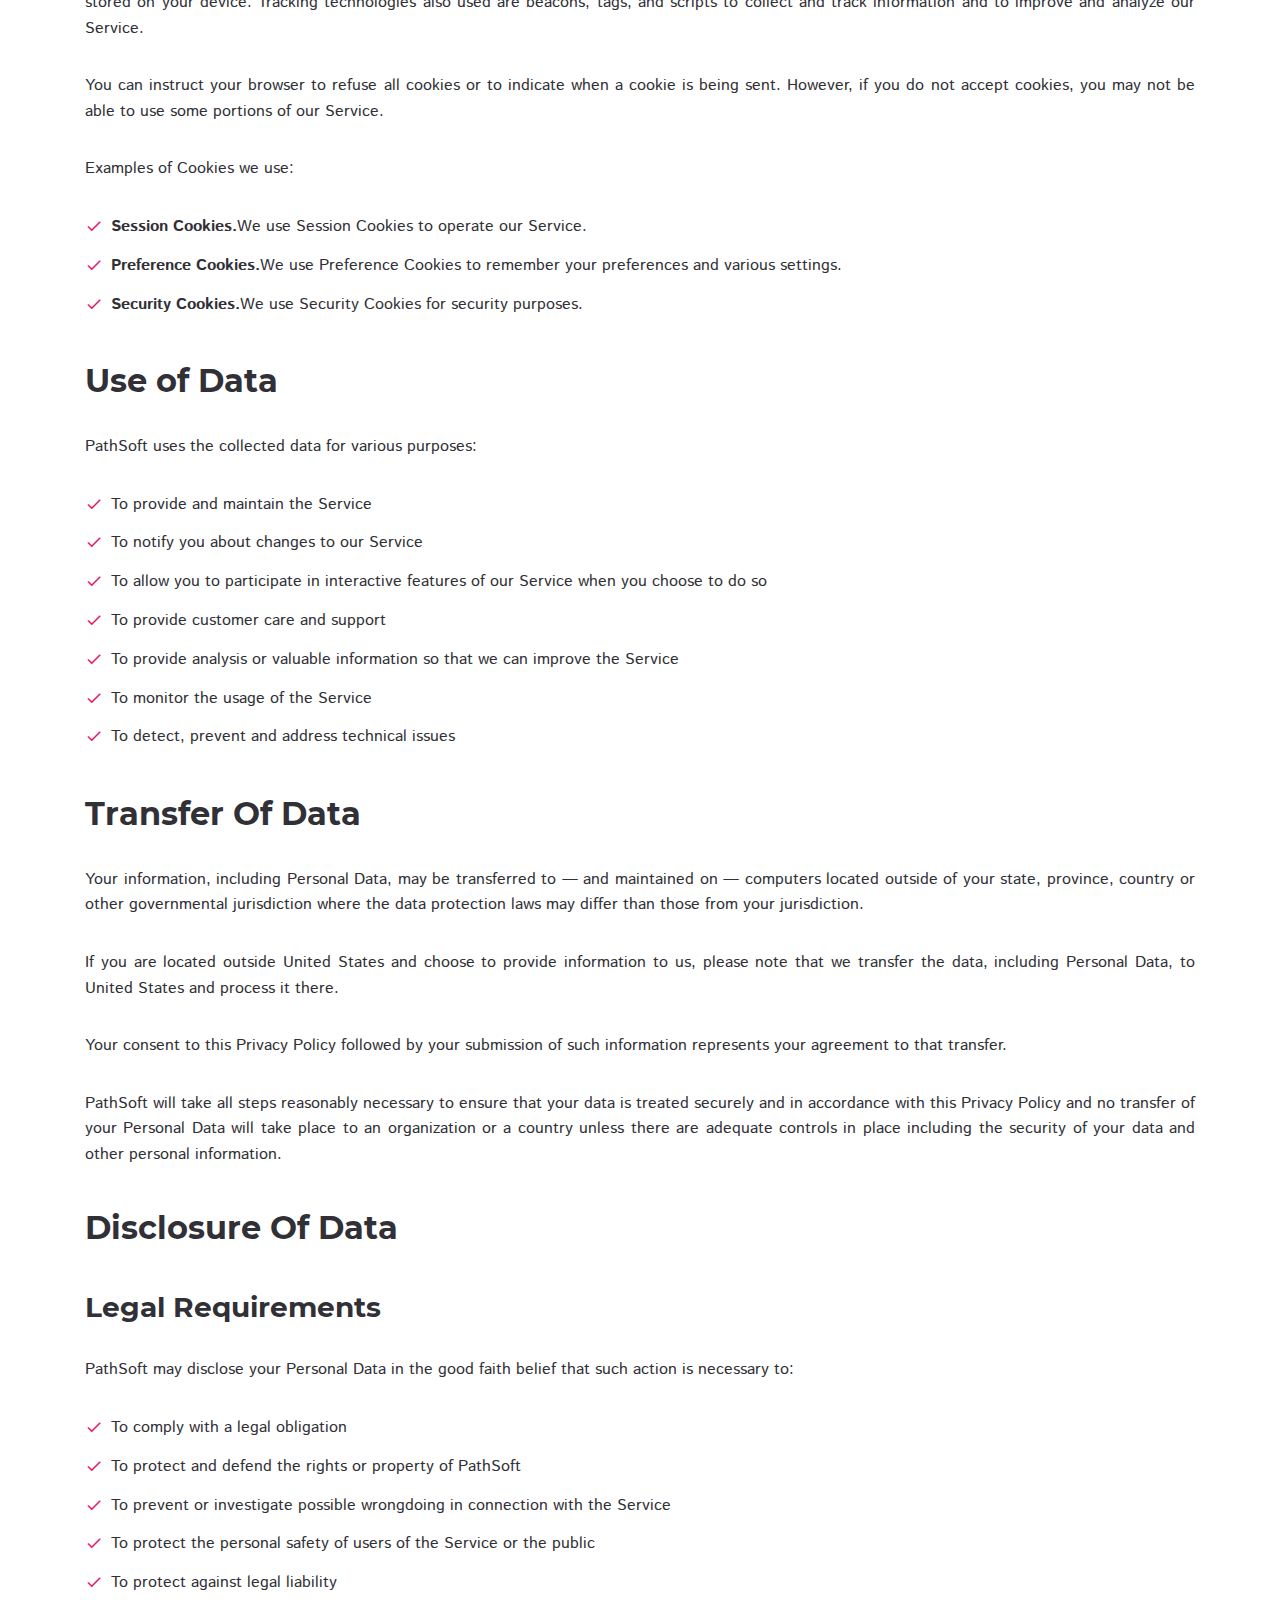
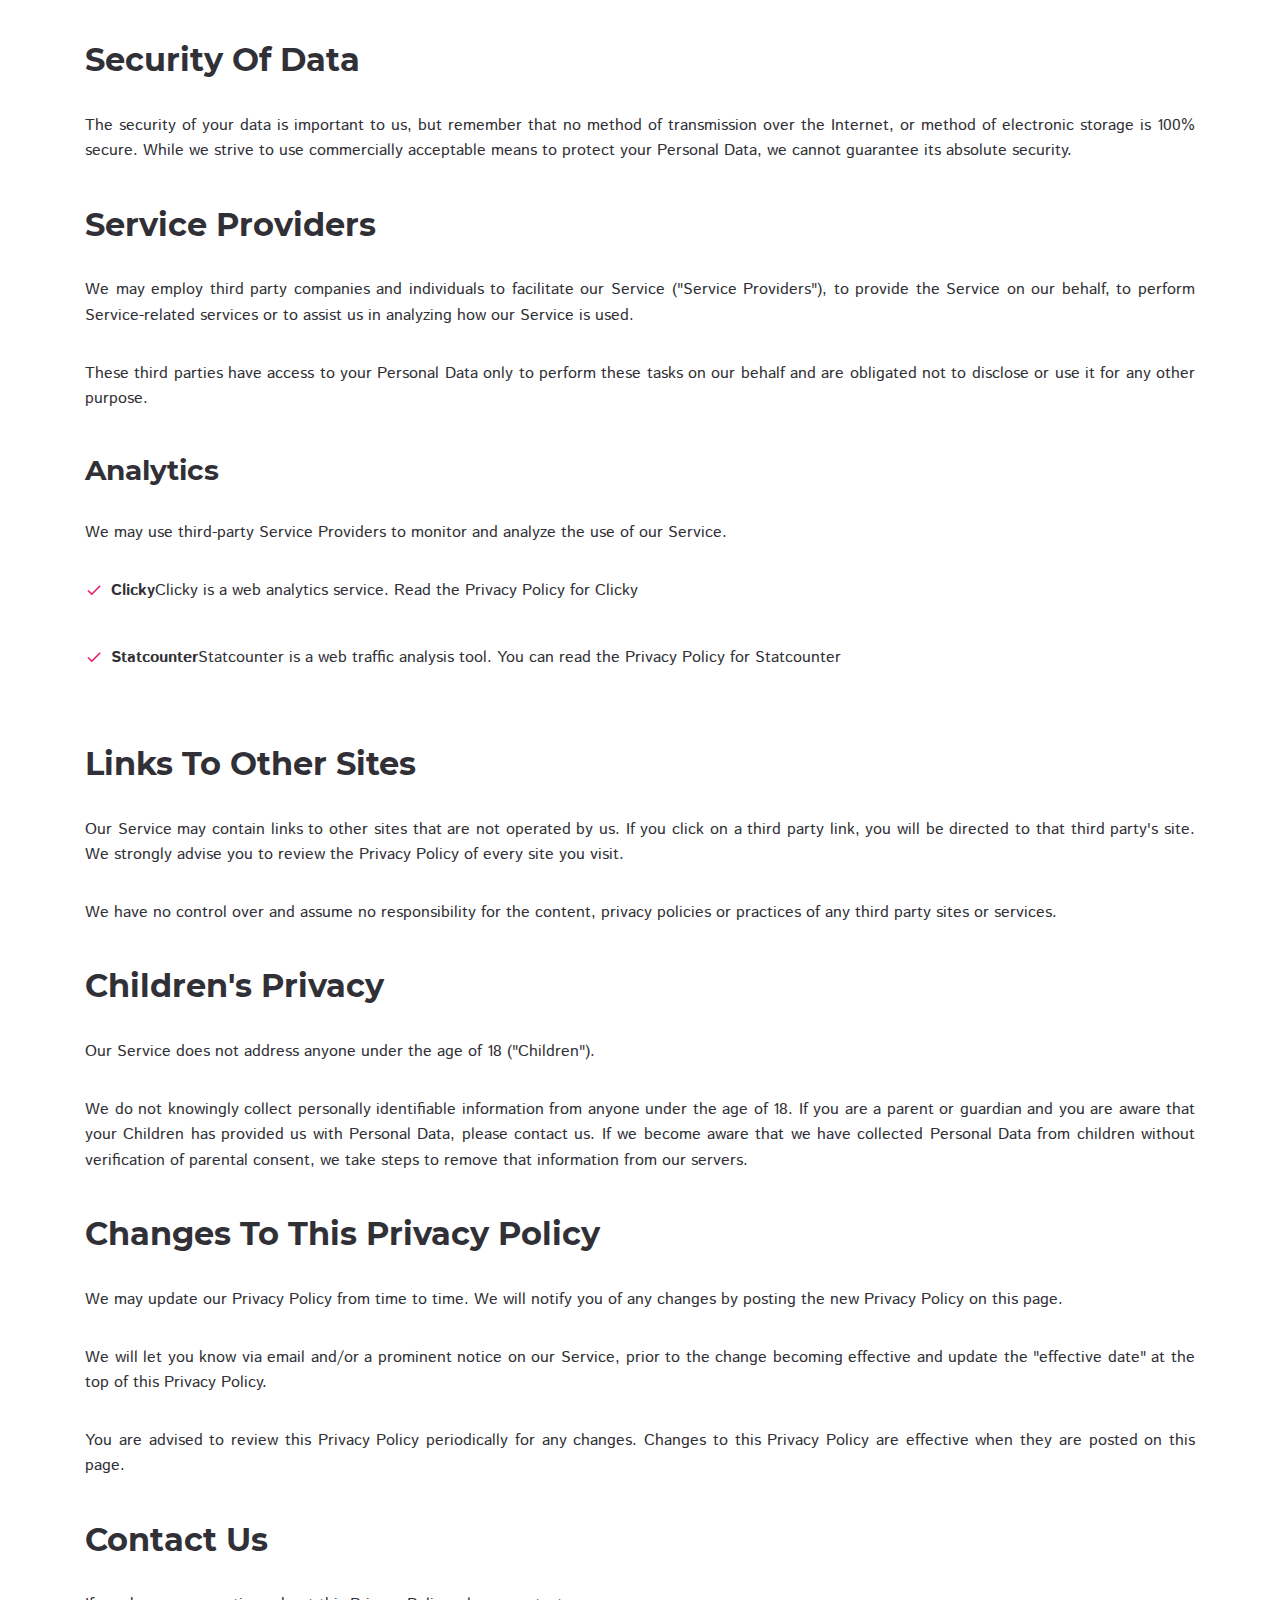
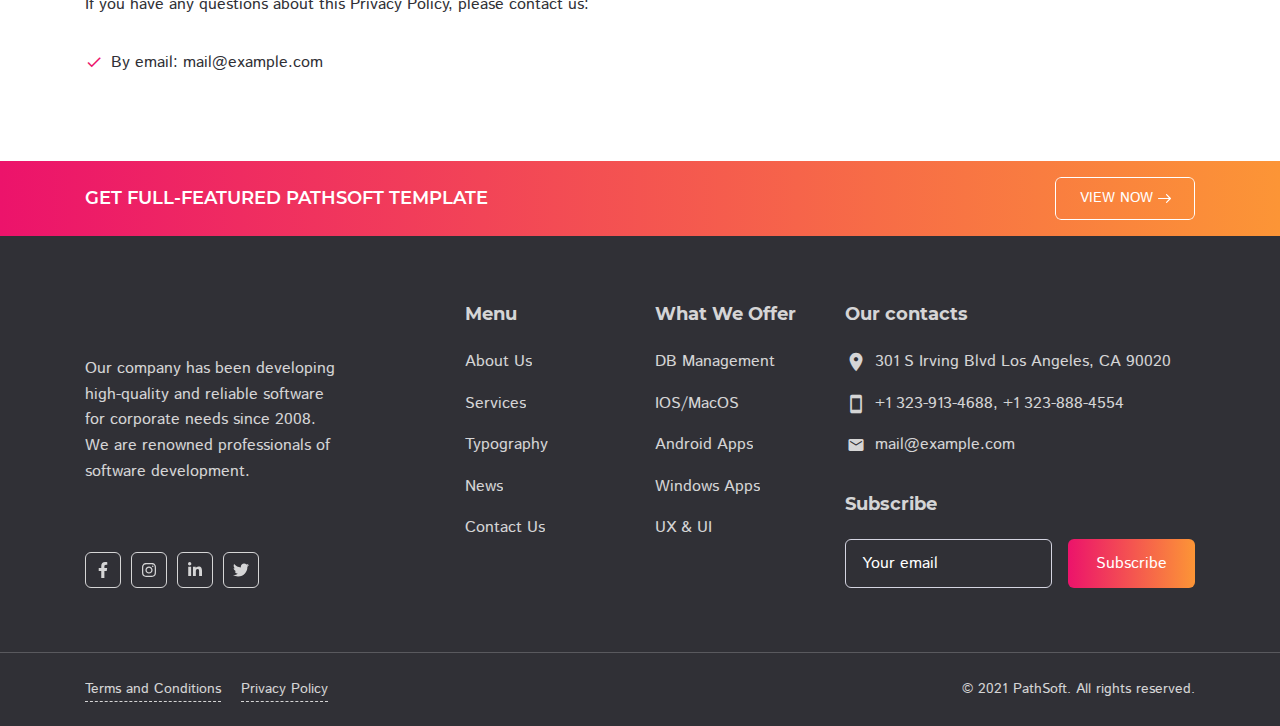
<file: privacy-policy.html>
<!DOCTYPE html><html lang="en">

<head>

    <meta charset="utf-8">

    <title>PathSoft - IT Solution for You Business</title>

    <meta name="description" content="Description">
    <meta http-equiv="X-UA-Compatible" content="IE=edge">
    <meta name="viewport" content="width=device-width, initial-scale=1, maximum-scale=2">
        
    <link rel="icon" href="assets/img/favicon/favicon.ico" type="image/x-icon"> 

    <link rel="stylesheet" href="assets/css/libs.css">
<link rel="stylesheet" href="assets/css/style.css">
    <link rel="preload" href="assets/fonts/istok-web-v15-latin/istok-web-v15-latin-regular.woff2" as="font" type="font/woff2" crossorigin>
<link rel="preload" href="assets/fonts/istok-web-v15-latin/istok-web-v15-latin-700.woff2" as="font" type="font/woff2" crossorigin>
<link rel="preload" href="assets/fonts/montserrat-v15-latin/montserrat-v15-latin-700.woff2" as="font" type="font/woff2" crossorigin>
<link rel="preload" href="assets/fonts/montserrat-v15-latin/montserrat-v15-latin-600.woff2" as="font" type="font/woff2" crossorigin>

<link rel="preload" href="assets/fonts/material-icons/material-icons.woff2" as="font" type="font/woff2" crossorigin>
<link rel="preload" href="assets/fonts/material-icons/material-icons-outlined.woff2" as="font" type="font/woff2" crossorigin>

</head>

<body>

	<main class="main">
		
		<div class="main-inner">

			<!-- Begin mobile main menu -->
<nav class="mmm">
    <div class="mmm-content">
        <ul class="mmm-list">
            <li><a href="index.html">Home</a></li>
            <li><a href="about-us.html">About us</a></li>
            <li><a href="services.html">Services</a></li>
            <li><a href="typography.html">Typography</a></li>
            <li><a href="tabs-and-accordions.html">Tabs & Accordions</a></li>
            <li><a href="news.html">News</a></li>
            <li><a href="contact-us.html">Contact Us</a></li>
        </ul>
    </div>
    <div class="mmm-footer">
        <ul class="mmm-lang">
            <li class="active"><a href="#!"><span>En</span></a></li>
            <li><a href="#!"><span>Sp</span></a></li>
            <li><a href="#!"><span>It</span></a></li>
            <li><a href="#!"><span>Uk</span></a></li>
            <li><a href="#!"><span>Ru</span></a></li>
        </ul>
    </div>
</nav><!-- End mobile main menu -->

<a class="bff d-none d-md-block" href="https://www.templatemonster.com/website-templates/pathsoft-it-solutions-for-your-business-services-website-template-83414.html">
    <div class="container">
        <div class="row">
            <div class="col">
                <div class="bff-container">
                    <p>Get Full-Featured PathSoft Template</p>
                    <div class="btn btn-border btn-small">
                        <span>SHOP NOW</span>
                        <svg class="btn-icon-right" viewBox="0 0 13 9" width="13" height="9"><use xlink:href="assets/img/sprite.svg#arrow-right"></use></svg>
                    </div>
                </div>
            </div>
        </div>
    </div>
</a>

<!-- Begin header -->
<header class="header">
    <!-- Begin header top -->
    <nav class="header-top">
        <div class="container">
            <div class="row align-items-center justify-content-between">
                <div class="col-auto">
                    <!-- Begin header top info -->
                    <ul class="header-top-info">
                        <li>
                            <a href="mailto:mail@example.com">
                                <i class="material-icons md-18">mail_outline</i>
                                <span>mail@example.com</span>
                            </a>
                        </li>
                        <li>
                            <a href="mailto:mail@example.com" class="formingHrefTel">
                                <i class="material-icons md-18">phone_in_talk</i>
                                <span>+1-888-777-1234</span>
                            </a>
                        </li>
                    </ul><!-- Ennd header top info -->
                </div>
                <div class="col-auto">
                    <div class="header-top-links">
                        <!-- Begin social links -->
                        <ul class="social-links">
                            <li>
                                <a href="#!" title="Facebook">
                                    <svg viewBox="0 0 320 512"><use xlink:href="assets/img/sprite.svg#facebook-icon"></use></svg>
                                </a>
                            </li>
                            <li>
                                <a href="#!" title="Instagram">
                                    <svg viewBox="0 0 448 512"><use xlink:href="assets/img/sprite.svg#instagram-icon"></use></svg>
                                </a>
                            </li>
                            <li>
                                <a href="#!" title="LinkedIn">
                                    <svg viewBox="0 0 448 512"><use xlink:href="assets/img/sprite.svg#linkedin-icon"></use></svg>
                                </a>
                            </li>
                            <li>
                                <a href="#!" title="Twitter">
                                    <svg viewBox="0 0 512 512"><use xlink:href="assets/img/sprite.svg#twitter-icon"></use></svg>
                                </a>
                            </li>
                        </ul><!-- End social links -->
                    </div>
                </div>
            </div>
        </div>
    </nav><!-- End header top -->
    <!-- Begin header fixed -->
    <nav class="header-fixed">
        <div class="container">
            <div class="row flex-nowrap align-items-center justify-content-between">
                <div class="col-auto d-block d-lg-none header-fixed-col">
                    <div class="main-mnu-btn">
                        <span class="bar bar-1"></span>
                        <span class="bar bar-2"></span>
                        <span class="bar bar-3"></span>
                        <span class="bar bar-4"></span>
                    </div>
                </div>
                <div class="col-auto header-fixed-col">
                    <!-- Begin logo -->
                    <a href="/" class="logo" title="PathSoft">
                        <img src="assets/img/logo.svg" width="115" height="36" alt="PathSoft">
                    </a><!-- End logo -->
                </div>
                <div class="col-auto header-fixed-col d-none d-lg-block col-static">
                    <!-- Begin main menu -->
<nav class="main-mnu">
    <ul class="main-mnu-list">
        <li><a href="index.html" data-title="Home"><span>Home</span></a></li>
        <li><a href="about-us.html" data-title="About us"><span>About us</span></a></li>
        <li><a href="services.html" data-title="Services"><span>Services</span></a></li>
        <li><a href="typography.html" data-title="Typography"><span>Typography</span></a></li>
        <li><a href="tabs-and-accordions.html" data-title="Tabs & Accordions"><span>Tabs & Accordions</span></a></li>
        <li><a href="news.html" data-title="News"><span>News</span></a></li>
        <li><a href="contact-us.html" data-title="Contact Us"><span>Contact Us</span></a></li>
    </ul>
</nav><!-- End main menu -->
                </div>
                <div class="col-auto header-fixed-col col-static">
                    <!-- Begin header actions -->
                    <ul class="header-actions">
                        <!-- Begin header languarge -->
                        <li class="d-none d-lg-block">
                            <div class="header-lang">
                                <div class="header-lang-current"><i class="material-icons md-22">language</i></div>
                                <ul class="header-lang-list">
                                    <li class="active"><a href="#!" class="hover-link" data-lang="En" data-title="English"><span>English</span></a></li>
                                    <li><a href="#!" class="hover-link" data-lang="Sp" data-title="Spanish"><span>Spanish</span></a></li>
                                    <li><a href="#!" class="hover-link" data-lang="It" data-title="Italian"><span>Italian</span></a></li>
                                    <li><a href="#!" class="hover-link" data-lang="Uk" data-title="Ukraine"><span>Ukraine</span></a></li>
                                    <li><a href="#!" class="hover-link" data-lang="Ru" data-title="Russian"><span>Russian</span></a></li>
                                </ul>
                            </div>
                        </li><!-- End header languarge -->
                        <!-- Begin header navbar -->
                        <li class="d-block d-lg-none">
                            <div class="header-navbar">
                                <div class="header-navbar-btn">
                                    <i class="material-icons md-24">more_vert</i>
                                </div>
                                <ul class="header-navbar-content">
                                    <li>
                                        <a href="mailto:mail@example.com">
                                            <i class="material-icons md-20">mail_outline</i>
                                            <span>mail@example.com</span>
                                        </a>
                                    </li>
                                    <li>
                                        <a href="mailto:mail@example.com" class="formingHrefTel">
                                            <i class="material-icons md-20">support_agent</i>
                                            <span>1-888-777-1234</span>
                                        </a>
                                    </li>
                                    <li>
                                        <!-- Begin social links -->
                                        <ul class="social-links">
                                            <li>
                                                <a href="#!" title="Facebook">
                                                    <svg viewBox="0 0 320 512"><use xlink:href="assets/img/sprite.svg#facebook-icon"></use></svg>
                                                </a>
                                            </li>
                                            <li>
                                                <a href="#!" title="Instagram">
                                                    <svg viewBox="0 0 448 512"><use xlink:href="assets/img/sprite.svg#instagram-icon"></use></svg>
                                                </a>
                                            </li>
                                            <li>
                                                <a href="#!" title="LinkedIn">
                                                    <svg viewBox="0 0 448 512"><use xlink:href="assets/img/sprite.svg#linkedin-icon"></use></svg>
                                                </a>
                                            </li>
                                            <li>
                                                <a href="#!" title="Twitter">
                                                    <svg viewBox="0 0 512 512"><use xlink:href="assets/img/sprite.svg#twitter-icon"></use></svg>
                                                </a>
                                            </li>
                                        </ul><!-- End social links -->
                                    </li>
                                </ul>
                            </div>
                        </li><!-- End header navbar -->
                    </ul><!-- End header actions -->
                </div>
            </div>
        </div>
    </nav><!-- End header fixed -->
</header><!-- End header -->

			<!-- Begin bread crumbs -->
			<nav class="bread-crumbs">
				<div class="container">
					<div class="row">
						<div class="col-12">
							<ul class="bread-crumbs-list">
								<li>
									<a href="index.html">Home</a>
									<i class="material-icons md-18">chevron_right</i>
								</li>
								<li>
									<a href="#!">Pages</a>
									<i class="material-icons md-18">chevron_right</i>
								</li>
								<li><a href="#!">Privacy policy</a></li>
							</ul>
						</div>
					</div>
				</div>
			</nav><!-- End bread crumbs -->

			<div class="section">
				<div class="container">
					<div class="row">
						<div class="col-12">
							<div class="section-heading heading-center">
								<h1>Privacy policy</h1>
							</div>
							<div class="content">
								<p>Effective date: March 02, 2021</p>
								<p>PathSoft ("us", "we", or "our") operates the website (the "Service").</p>
								<p>This page informs you of our policies regarding the collection, use, and disclosure of personal data when you use
									our Service and the choices you have associated with that data. Our Privacy Policy for PathSoft is created with
									the help.</p>
							
								<p>We use your data to provide and improve the Service. By using the Service, you agree to the collection and use of
									information in accordance with this policy. Unless otherwise defined in this Privacy Policy, terms used in this
									Privacy Policy have the same meanings as in our Terms and Conditions, accessible from site</p>
							
							
								<h2>Information Collection And Use</h2>
							
								<p>We collect several different types of information for various purposes to provide and improve our Service to you.
								</p>
							
								<h3>Types of Data Collected</h3>
							
								<h4>Personal Data</h4>
							
								<p>While using our Service, we may ask you to provide us with certain personally identifiable information that can
									be used to contact or identify you ("Personal Data"). Personally identifiable information may include, but is
									not limited to:</p>
							
								<ul>
									<li>Email address</li>
									<li>Address, State, Province, ZIP/Postal code, City</li>
									<li>Cookies and Usage Data</li>
								</ul>
							
								<h4>Usage Data</h4>
							
								<p>We may also collect information how the Service is accessed and used ("Usage Data"). This Usage Data may include
									information such as your computer's Internet Protocol address (e.g. IP address), browser type, browser version,
									the pages of our Service that you visit, the time and date of your visit, the time spent on those pages, unique
									device identifiers and other diagnostic data.</p>
							
								<h4>Tracking & Cookies Data</h4>
								<p>We use cookies and similar tracking technologies to track the activity on our Service and hold certain
									information.</p>
								<p>Cookies are files with small amount of data which may include an anonymous unique identifier. Cookies are sent to
									your browser from a website and stored on your device. Tracking technologies also used are beacons, tags, and
									scripts to collect and track information and to improve and analyze our Service.</p>
								<p>You can instruct your browser to refuse all cookies or to indicate when a cookie is being sent. However, if you
									do not accept cookies, you may not be able to use some portions of our Service.</p>
								<p>Examples of Cookies we use:</p>
								<ul>
									<li><strong>Session Cookies.</strong> We use Session Cookies to operate our Service.</li>
									<li><strong>Preference Cookies.</strong> We use Preference Cookies to remember your preferences and various
										settings.</li>
									<li><strong>Security Cookies.</strong> We use Security Cookies for security purposes.</li>
								</ul>
							
								<h2>Use of Data</h2>
							
								<p>PathSoft uses the collected data for various purposes:</p>
								<ul>
									<li>To provide and maintain the Service</li>
									<li>To notify you about changes to our Service</li>
									<li>To allow you to participate in interactive features of our Service when you choose to do so</li>
									<li>To provide customer care and support</li>
									<li>To provide analysis or valuable information so that we can improve the Service</li>
									<li>To monitor the usage of the Service</li>
									<li>To detect, prevent and address technical issues</li>
								</ul>
							
								<h2>Transfer Of Data</h2>
								<p>Your information, including Personal Data, may be transferred to — and maintained on — computers located outside
									of your state, province, country or other governmental jurisdiction where the data protection laws may differ
									than those from your jurisdiction.</p>
								<p>If you are located outside United States and choose to provide information to us, please note that we transfer
									the data, including Personal Data, to United States and process it there.</p>
								<p>Your consent to this Privacy Policy followed by your submission of such information represents your agreement to
									that transfer.</p>
								<p>PathSoft will take all steps reasonably necessary to ensure that your data is treated securely and in accordance
									with this Privacy Policy and no transfer of your Personal Data will take place to an organization or a country
									unless there are adequate controls in place including the security of your data and other personal information.
								</p>
							
								<h2>Disclosure Of Data</h2>
							
								<h3>Legal Requirements</h3>
								<p>PathSoft may disclose your Personal Data in the good faith belief that such action is necessary to:</p>
								<ul>
									<li>To comply with a legal obligation</li>
									<li>To protect and defend the rights or property of PathSoft</li>
									<li>To prevent or investigate possible wrongdoing in connection with the Service</li>
									<li>To protect the personal safety of users of the Service or the public</li>
									<li>To protect against legal liability</li>
								</ul>
							
								<h2>Security Of Data</h2>
								<p>The security of your data is important to us, but remember that no method of transmission over the Internet, or
									method of electronic storage is 100% secure. While we strive to use commercially acceptable means to protect
									your Personal Data, we cannot guarantee its absolute security.</p>
							
								<h2>Service Providers</h2>
								<p>We may employ third party companies and individuals to facilitate our Service ("Service Providers"), to provide
									the Service on our behalf, to perform Service-related services or to assist us in analyzing how our Service is
									used.</p>
								<p>These third parties have access to your Personal Data only to perform these tasks on our behalf and are obligated
									not to disclose or use it for any other purpose.</p>
							
								<h3>Analytics</h3>
								<p>We may use third-party Service Providers to monitor and analyze the use of our Service.</p>
								<ul>
									<li>
										<p><strong>Clicky</strong></p>
										<p>Clicky is a web analytics service. Read the Privacy Policy for Clicky</p>
									</li>
									<li>
										<p><strong>Statcounter</strong></p>
										<p>Statcounter is a web traffic analysis tool. You can read the Privacy Policy for Statcounter</p>
									</li>
								</ul>
								<h2>Links To Other Sites</h2>
								<p>Our Service may contain links to other sites that are not operated by us. If you click on a third party link, you
									will be directed to that third party's site. We strongly advise you to review the Privacy Policy of every site
									you visit.</p>
								<p>We have no control over and assume no responsibility for the content, privacy policies or practices of any third
									party sites or services.</p>
								<h2>Children's Privacy</h2>
								<p>Our Service does not address anyone under the age of 18 ("Children").</p>
								<p>We do not knowingly collect personally identifiable information from anyone under the age of 18. If you are a
									parent or guardian and you are aware that your Children has provided us with Personal Data, please contact us.
									If we become aware that we have collected Personal Data from children without verification of parental consent,
									we take steps to remove that information from our servers.</p>
								<h2>Changes To This Privacy Policy</h2>
								<p>We may update our Privacy Policy from time to time. We will notify you of any changes by posting the new Privacy
									Policy on this page.</p>
								<p>We will let you know via email and/or a prominent notice on our Service, prior to the change becoming effective
									and update the "effective date" at the top of this Privacy Policy.</p>
								<p>You are advised to review this Privacy Policy periodically for any changes. Changes to this Privacy Policy are
									effective when they are posted on this page.</p>
								<h2>Contact Us</h2>
								<p>If you have any questions about this Privacy Policy, please contact us:</p>
								<ul>
									<li>By email: mail@example.com</li>
								</ul>
							</div>
						</div>
					</div>
				</div>
			</div>

		</div>

		<a class="bff d-none d-md-block" href="https://www.templatemonster.com/website-templates/pathsoft-it-solutions-for-your-business-services-website-template-83414.html">
    <div class="container">
        <div class="row">
            <div class="col">
                <div class="bff-container">
                    <p>Get Full-Featured PathSoft Template</p>
                    <div class="btn btn-border btn-small">
                        <span>VIEW NOW</span>
                        <svg class="btn-icon-right" viewBox="0 0 13 9" width="13" height="9"><use xlink:href="assets/img/sprite.svg#arrow-right"></use></svg>
                    </div>
                </div>
            </div>
        </div>
    </div>
</a>

<!-- Begin footer -->
<footer class="footer">
    <div class="footer-main">
        <div class="container">
            <div class="row items">
                <div class="col-xl-3 col-lg-3 col-md-5 col-12 item">
                    <!-- Begin company info -->
                    <div class="footer-company-info">
                        <div class="footer-company-top">
                            <a href="/" class="logo" title="PathSoft">
                                <img data-src="assets/img/logo-white.svg" width="115" height="36" class="lazy" src="[data-uri]" alt="PathSoft">
                            </a>
                            <div class="footer-company-desc">
                                <p>Our company has been developing high-quality and reliable software for corporate needs since 2008. We are renowned professionals of software development.</p>
                            </div>
                        </div>
                        <ul class="footer-social-links">
                            <li>
                                <a href="#!" title="Facebook">
                                    <svg viewBox="0 0 320 512">
                                        <use xlink:href="assets/img/sprite.svg#facebook-icon"></use>
                                    </svg>
                                </a>
                            </li>
                            <li>
                                <a href="#!" title="Instagram">
                                    <svg viewBox="0 0 448 512">
                                        <use xlink:href="assets/img/sprite.svg#instagram-icon"></use>
                                    </svg>
                                </a>
                            </li>
                            <li>
                                <a href="#!" title="LinkedIn">
                                    <svg viewBox="0 0 448 512">
                                        <use xlink:href="assets/img/sprite.svg#linkedin-icon"></use>
                                    </svg>
                                </a>
                            </li>
                            <li>
                                <a href="#!" title="Twitter">
                                    <svg viewBox="0 0 512 512">
                                        <use xlink:href="assets/img/sprite.svg#twitter-icon"></use>
                                    </svg>
                                </a>
                            </li>
                        </ul>
                    </div>
                    <!-- End company info -->
                </div>
                <div class="col-xl-2 offset-xl-1 col-md-3 col-5 col-lg-2 item">
                    <div class="footer-item">
                        <p class="footer-item-heading">Menu</p>
                        <nav class="footer-nav">
                            <ul class="footer-mnu">
                                <li><a href="about-us.html" class="hover-link" data-title="About Us"><span>About Us</span></a></li>
                                <li><a href="services.html" class="hover-link" data-title="Services"><span>Services</span></a></li>
                                <li><a href="typography.html" data-title="Typography"><span>Typography</span></a></li>
                                <li><a href="news.html" class="hover-link" data-title="News"><span>News</span></a></li>
                                <li><a href="contact-us.html" class="hover-link" data-title="Contact Us"><span>Contact Us</span></a></li>
                            </ul>
                        </nav>
                    </div>
                </div>
                <div class="col-xl-2 col-lg-3 col-md-3 col-7 item">
                    <div class="footer-item">
                        <p class="footer-item-heading">What We Offer</p>
                        <nav class="footer-nav">
                            <ul class="footer-mnu">
                                <li><a href="#!" class="hover-link" data-title="DB Management"><span>DB Management</span></a></li>
                                <li><a href="#!" class="hover-link" data-title="IOS/MacOS"><span>IOS/MacOS</span></a></li>
                                <li><a href="#!" class="hover-link" data-title="Android Apps"><span>Android Apps</span></a></li>
                                <li><a href="#!" class="hover-link" data-title="Windows Apps"><span>Windows Apps</span></a></li>
                                <li><a href="#!" class="hover-link" data-title="UX & UI"><span>UX & UI</span></a></li>
                            </ul>
                        </nav>
                    </div>
                </div>
                <div class="col-xs-4 col-lg-4 col-12 item">
                    <div class="footer-item">
                        <p class="footer-item-heading">Our contacts</p>
                        <ul class="footer-contacts">
                            <li>
                                <i class="material-icons md-22">location_on</i>
                                <div class="footer-contact-info">
                                    301 S Irving Blvd Los Angeles, CA 90020
                                </div>
                            </li>
                            <li>
                                <i class="material-icons md-22 footer-contact-tel">smartphone</i>
                                <div class="footer-contact-info">
                                    <a href="#!" class="formingHrefTel">+1 323-913-4688</a>, <a href="#!" class="formingHrefTel">+1 323-888-4554</a>
                                </div>
                            </li>
                            <li>
                                <i class="material-icons md-22 footer-contact-email">email</i>
                                <div class="footer-contact-info">
                                    <a href="mailto:mail@example.com">mail@example.com</a>
                                </div>
                            </li>
                        </ul>
                    </div>
                    <div class="footer-item">
                        <p class="footer-item-heading">Subscribe</p>
                        <form action="#!" method="post" class="footer-subscribe">
                            <div class="form-field">
                                <label for="subscribe-email" class="form-field-label">Your email</label>
                                <input type="email" class="form-field-input" name="Subscribe_email" value="" autocomplete="off" required="required" id="subscribe-email">
                            </div>
                            <div class="form-btn">
                                <button type="submit" class="btn ripple"><span>Subscribe</span></button>
                            </div>
                        </form>
                    </div>
                </div>
            </div>
        </div>
    </div>
    <div class="footer-bottom">
        <div class="container">
            <div class="row justify-content-between items">
                <div class="col-md-auto col-12 item">
                    <nav class="footer-links">
                        <ul>
                            <li><a href="terms-and-conditions.html">Terms and Conditions</a></li>
                            <li><a href="privacy-policy.html">Privacy Policy</a></li>
                        </ul>
                    </nav>
                </div>
                <div class="col-md-auto col-12 item">
                    <div class="copyright">© 2021 PathSoft. All rights reserved.</div>
                </div>
            </div>
        </div>
    </div>
</footer><!-- End footer -->

	</main><!-- End main -->

	<script src="assets/libs/jquery/jquery.min.js"></script>
<script src="assets/libs/lozad/lozad.min.js"></script>
<script src="assets/libs/device/device.js"></script>
<script src="assets/libs/ScrollToFixed/jquery-scrolltofixed-min.js"></script>
<script src="assets/libs/spincrement/jquery.spincrement.min.js"></script>
<script src="assets/libs/jquery-validation-1.19.3/jquery.validate.min.js"></script>
<script src="assets/js/custom.js"></script>

</body>
</html>
</file>
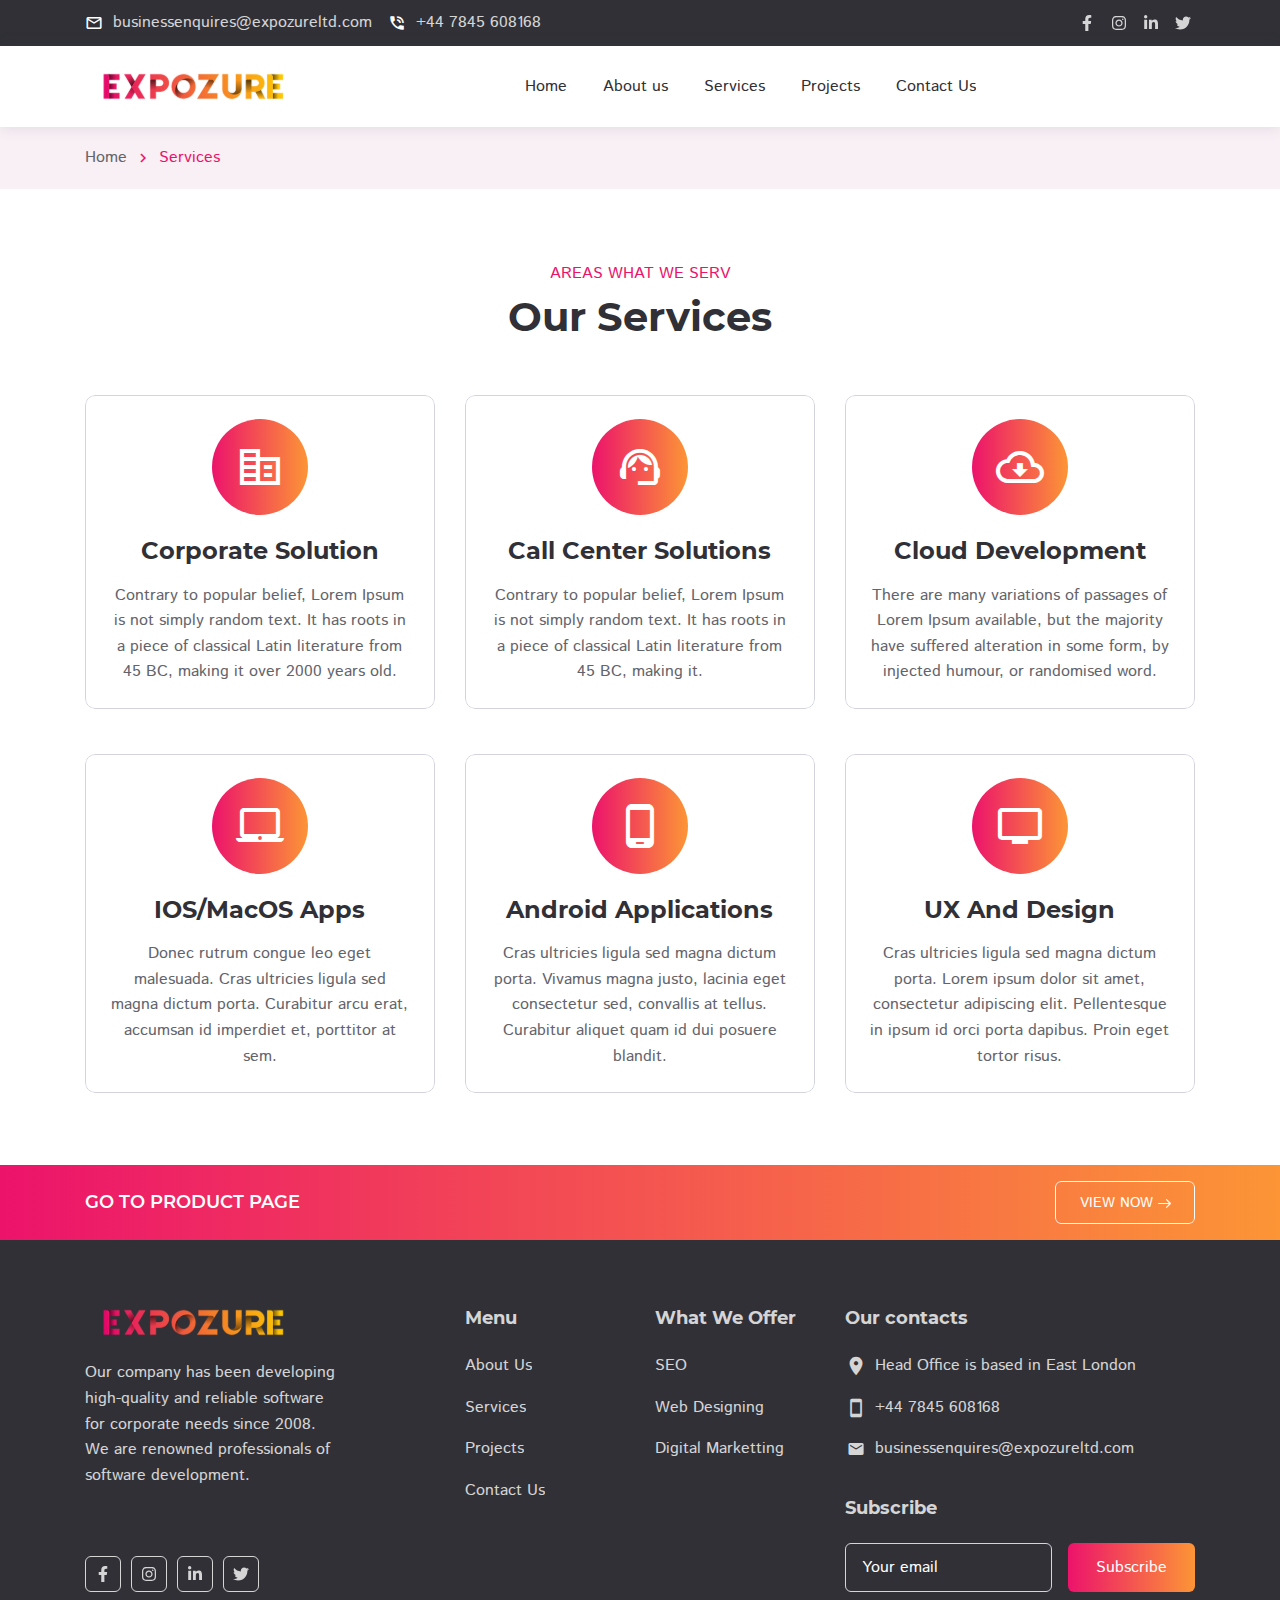
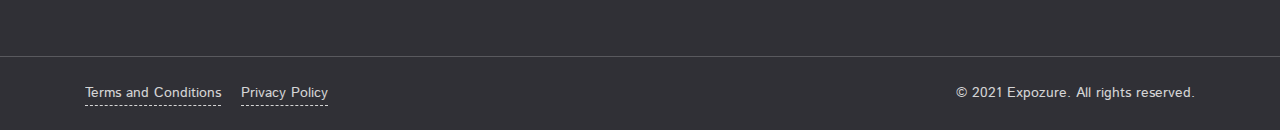
<file: services.html>
<!DOCTYPE html>
<html lang="en">
  <head>
    <meta charset="utf-8" />

    <title>Expozure</title>

    <meta name="description" content="Description" />
    <meta http-equiv="X-UA-Compatible" content="IE=edge" />
    <meta
      name="viewport"
      content="width=device-width, initial-scale=1, maximum-scale=2"
    />

    <!-- <link
      rel="icon"
      href="assets/img/favicon/favicon.ico"
      type="image/x-icon"
    /> -->

    <link rel="stylesheet" href="assets/css/libs.css" />
    <link rel="stylesheet" href="assets/css/style.css" />
    <link
      rel="preload"
      href="assets/fonts/istok-web-v15-latin/istok-web-v15-latin-regular.woff2"
      as="font"
      type="font/woff2"
      crossorigin
    />
    <link
      rel="preload"
      href="assets/fonts/istok-web-v15-latin/istok-web-v15-latin-700.woff2"
      as="font"
      type="font/woff2"
      crossorigin
    />
    <link
      rel="preload"
      href="assets/fonts/montserrat-v15-latin/montserrat-v15-latin-700.woff2"
      as="font"
      type="font/woff2"
      crossorigin
    />
    <link
      rel="preload"
      href="assets/fonts/montserrat-v15-latin/montserrat-v15-latin-600.woff2"
      as="font"
      type="font/woff2"
      crossorigin
    />

    <link
      rel="preload"
      href="assets/fonts/material-icons/material-icons.woff2"
      as="font"
      type="font/woff2"
      crossorigin
    />
    <link
      rel="preload"
      href="assets/fonts/material-icons/material-icons-outlined.woff2"
      as="font"
      type="font/woff2"
      crossorigin
    />
  </head>

  <body>
    <main class="main">
      <div class="main-inner">
        <!-- Begin mobile main menu -->
        <nav class="mmm">
          <div class="mmm-content">
            <ul class="mmm-list">
              <li><a href="index.html">Home</a></li>
              <li><a href="about-us.html">About us</a></li>
              <li><a href="services.html">Services</a></li>
              <!-- <li><a href="typography.html">Typography</a></li>
              <li><a href="tabs-and-accordions.html">Tabs & Accordions</a></li> -->
              <li><a href="news.html">Projects</a></li>
              <li><a href="contact-us.html">Contact Us</a></li>
            </ul>
          </div>
          <!-- <div class="mmm-footer">
            <ul class="mmm-lang">
              <li class="active">
                <a href="#!"><span>En</span></a>
              </li>
              <li>
                <a href="#!"><span>Sp</span></a>
              </li>
              <li>
                <a href="#!"><span>It</span></a>
              </li>
              <li>
                <a href="#!"><span>Uk</span></a>
              </li>
              <li>
                <a href="#!"><span>Ru</span></a>
              </li>
            </ul>
          </div> -->
        </nav>
        <!-- End mobile main menu -->

        <!-- <a
          class="bff d-none d-md-block"
          href="https://www.templatemonster.com/website-templates/pathsoft-it-solutions-for-your-business-services-website-template-83414.html"
        >
          <div class="container">
            <div class="row">
              <div class="col">
                <div class="bff-container">
                  <p>Get Full-Featured PathSoft Template</p>
                  <div class="btn btn-border btn-small">
                    <span>SHOP NOW</span>
                    <svg
                      class="btn-icon-right"
                      viewBox="0 0 13 9"
                      width="13"
                      height="9"
                    >
                      <use xlink:href="assets/img/sprite.svg#arrow-right"></use>
                    </svg>
                  </div>
                </div>
              </div>
            </div>
          </div>
        </a> -->

        <!-- Begin header -->
        <header class="header">
          <!-- Begin header top -->
          <nav class="header-top">
            <div class="container">
              <div class="row align-items-center justify-content-between">
                <div class="col-auto">
                  <!-- Begin header top info -->
                  <ul class="header-top-info">
                    <li>
                      <a href="mailto:businessenquires@expozureltd.com">
                        <i class="material-icons md-18">mail_outline</i>
                        <span>businessenquires@expozureltd.com</span>
                      </a>
                    </li>
                    <li>
                      <a
                        href="mailto:businessenquires@expozureltd.com"
                        class="formingHrefTel"
                      >
                        <i class="material-icons md-18">phone_in_talk</i>
                        <span>+44 7845 608168</span>
                      </a>
                    </li>
                  </ul>
                  <!-- Ennd header top info -->
                </div>
                <div class="col-auto">
                  <div class="header-top-links">
                    <!-- Begin social links -->
                    <ul class="social-links">
                      <li>
                        <a
                          href="https://www.facebook.com/expozureltd"
                          title="Facebook"
                        >
                          <svg viewBox="0 0 320 512">
                            <use
                              xlink:href="assets/img/sprite.svg#facebook-icon"
                            ></use>
                          </svg>
                        </a>
                      </li>
                      <li>
                        <a
                          href="https://www.instagram.com/expozureltd/?hl=en-gb"
                          title="Instagram"
                        >
                          <svg viewBox="0 0 448 512">
                            <use
                              xlink:href="assets/img/sprite.svg#instagram-icon"
                            ></use>
                          </svg>
                        </a>
                      </li>
                      <li>
                        <a href="#!" title="LinkedIn">
                          <svg viewBox="0 0 448 512">
                            <use
                              xlink:href="assets/img/sprite.svg#linkedin-icon"
                            ></use>
                          </svg>
                        </a>
                      </li>
                      <li>
                        <a href="#!" title="Twitter">
                          <svg viewBox="0 0 512 512">
                            <use
                              xlink:href="assets/img/sprite.svg#twitter-icon"
                            ></use>
                          </svg>
                        </a>
                      </li>
                    </ul>
                    <!-- End social links -->
                  </div>
                </div>
              </div>
            </div>
          </nav>
          <!-- End header top -->
          <!-- Begin header fixed -->
          <nav class="header-fixed">
            <div class="container">
              <div
                class="row flex-nowrap align-items-center justify-content-between"
              >
                <div class="col-auto d-block d-lg-none header-fixed-col">
                  <div class="main-mnu-btn">
                    <span class="bar bar-1"></span>
                    <span class="bar bar-2"></span>
                    <span class="bar bar-3"></span>
                    <span class="bar bar-4"></span>
                  </div>
                </div>
                <div class="col-auto header-fixed-col">
                  <!-- Begin logo -->
                  <a href="/" class="logo" title="PathSoft">
                    <img
                      src="./img/logo.svg"
                      width="115"
                      height="36"
                      alt="PathSoft"
                    /> </a
                  ><!-- End logo -->
                </div>
                <div
                  class="col-auto header-fixed-col d-none d-lg-block col-static"
                >
                  <!-- Begin main menu -->
                  <nav class="main-mnu">
                    <ul class="main-mnu-list">
                      <li>
                        <a href="index.html" data-title="Home"
                          ><span>Home</span></a
                        >
                      </li>
                      <li>
                        <a href="about-us.html" data-title="About us"
                          ><span>About us</span></a
                        >
                      </li>
                      <li>
                        <a href="services.html" data-title="Services"
                          ><span>Services</span></a
                        >
                      </li>
                      <!-- <li>
                        <a href="typography.html" data-title="Typography"
                          ><span>Typography</span></a
                        >
                      </li>
                      <li>
                        <a
                          href="tabs-and-accordions.html"
                          data-title="Tabs & Accordions"
                          ><span>Tabs & Accordions</span></a
                        >
                      </li> -->
                      <li>
                        <a href="news.html" data-title="Projects"
                          ><span>Projects</span></a
                        >
                      </li>
                      <li>
                        <a href="contact-us.html" data-title="Contact Us"
                          ><span>Contact Us</span></a
                        >
                      </li>
                    </ul>
                  </nav>
                  <!-- End main menu -->
                </div>
                <div class="col-auto header-fixed-col col-static">
                  <!-- Begin header actions -->
                  <ul class="header-actions">
                    <!-- Begin header languarge -->
                    <!-- <li class="d-none d-lg-block">
                      <div class="header-lang">
                        <div class="header-lang-current">
                          <i class="material-icons md-22">language</i>
                        </div>
                        <ul class="header-lang-list">
                          <li class="active">
                            <a
                              href="#!"
                              class="hover-link"
                              data-lang="En"
                              data-title="English"
                              ><span>English</span></a
                            >
                          </li>
                          <li>
                            <a
                              href="#!"
                              class="hover-link"
                              data-lang="Sp"
                              data-title="Spanish"
                              ><span>Spanish</span></a
                            >
                          </li>
                          <li>
                            <a
                              href="#!"
                              class="hover-link"
                              data-lang="It"
                              data-title="Italian"
                              ><span>Italian</span></a
                            >
                          </li>
                          <li>
                            <a
                              href="#!"
                              class="hover-link"
                              data-lang="Uk"
                              data-title="Ukraine"
                              ><span>Ukraine</span></a
                            >
                          </li>
                          <li>
                            <a
                              href="#!"
                              class="hover-link"
                              data-lang="Ru"
                              data-title="Russian"
                              ><span>Russian</span></a
                            >
                          </li>
                        </ul>
                      </div>
                    </li>
                    End header languarge -->
                    <!-- Begin header navbar -->
                    <li class="d-block d-lg-none">
                      <div class="header-navbar">
                        <div class="header-navbar-btn">
                          <i class="material-icons md-24">more_vert</i>
                        </div>
                        <ul class="header-navbar-content">
                          <li>
                            <a href="mailto:businessenquires@expozureltd.com">
                              <i class="material-icons md-20">mail_outline</i>
                              <span>businessenquires@expozureltd.com</span>
                            </a>
                          </li>
                          <li>
                            <a
                              href="mailto:businessenquires@expozureltd.com"
                              class="formingHrefTel"
                            >
                              <i class="material-icons md-20">support_agent</i>
                              <span>+44 7845 608168</span>
                            </a>
                          </li>
                          <li>
                            <!-- Begin social links -->
                            <ul class="social-links">
                              <li>
                                <a href="#!" title="Facebook">
                                  <svg viewBox="0 0 320 512">
                                    <use
                                      xlink:href="assets/img/sprite.svg#facebook-icon"
                                    ></use>
                                  </svg>
                                </a>
                              </li>
                              <li>
                                <a href="#!" title="Instagram">
                                  <svg viewBox="0 0 448 512">
                                    <use
                                      xlink:href="assets/img/sprite.svg#instagram-icon"
                                    ></use>
                                  </svg>
                                </a>
                              </li>
                              <li>
                                <a href="#!" title="LinkedIn">
                                  <svg viewBox="0 0 448 512">
                                    <use
                                      xlink:href="assets/img/sprite.svg#linkedin-icon"
                                    ></use>
                                  </svg>
                                </a>
                              </li>
                              <li>
                                <a href="#!" title="Twitter">
                                  <svg viewBox="0 0 512 512">
                                    <use
                                      xlink:href="assets/img/sprite.svg#twitter-icon"
                                    ></use>
                                  </svg>
                                </a>
                              </li>
                            </ul>
                            <!-- End social links -->
                          </li>
                        </ul>
                      </div>
                    </li>
                    <!-- End header navbar -->
                  </ul>
                  <!-- End header actions -->
                </div>
              </div>
            </div>
          </nav>
          <!-- End header fixed -->
        </header>
        <!-- Begin bread crumbs -->
        <nav class="bread-crumbs">
          <div class="container">
            <div class="row">
              <div class="col-12">
                <ul class="bread-crumbs-list">
                  <li>
                    <a href="index.html">Home</a>
                    <i class="material-icons md-18">chevron_right</i>
                  </li>
                  <li><a href="#!">Services</a></li>
                </ul>
              </div>
            </div>
          </div>
        </nav>
        <!-- End bread crumbs -->

        <div class="section">
          <div class="container">
            <div class="row items">
              <div class="col-12">
                <div class="section-heading heading-center">
                  <div class="section-subheading">Areas what we serv</div>
                  <h1>Our Services</h1>
                </div>
              </div>
              <div class="col-lg-4 col-md-6 col-12 item">
                <!-- Begin icon item -->
                <a href="single-services.html" class="iitem item-style">
                  <div class="iitem-icon">
                    <i class="material-icons material-icons-outlined md-48"
                      >corporate_fare</i
                    >
                  </div>
                  <div class="iitem-icon-bg">
                    <i class="material-icons material-icons-outlined"
                      >corporate_fare</i
                    >
                  </div>
                  <h2 class="iitem-heading item-heading-large">
                    Corporate Solution
                  </h2>
                  <div class="iitem-desc">
                    Contrary to popular belief, Lorem Ipsum is not simply random
                    text. It has roots in a piece of classical Latin literature
                    from 45 BC, making it over 2000 years old.
                  </div>
                </a>
              </div>
              <div class="col-lg-4 col-md-6 col-12 item">
                <!-- Begin icon item -->
                <a href="single-services.html" class="iitem item-style">
                  <div class="iitem-icon">
                    <i class="material-icons material-icons-outlined md-48"
                      >support_agent</i
                    >
                  </div>
                  <div class="iitem-icon-bg">
                    <i class="material-icons material-icons-outlined"
                      >support_agent</i
                    >
                  </div>
                  <h2 class="iitem-heading item-heading-large">
                    Call Center Solutions
                  </h2>
                  <div class="iitem-desc">
                    Contrary to popular belief, Lorem Ipsum is not simply random
                    text. It has roots in a piece of classical Latin literature
                    from 45 BC, making it.
                  </div>
                </a>
              </div>
              <div class="col-lg-4 col-md-12 col-12 item">
                <!-- Begin icon item -->
                <a href="single-services.html" class="iitem item-style">
                  <div class="iitem-icon">
                    <i class="material-icons material-icons-outlined md-48"
                      >cloud_download</i
                    >
                  </div>
                  <div class="iitem-icon-bg">
                    <i class="material-icons material-icons-outlined"
                      >cloud_download</i
                    >
                  </div>
                  <h2 class="iitem-heading item-heading-large">
                    Cloud Development
                  </h2>
                  <div class="iitem-desc">
                    There are many variations of passages of Lorem Ipsum
                    available, but the majority have suffered alteration in some
                    form, by injected humour, or randomised word.
                  </div>
                </a>
              </div>
              <div class="col-lg-4 col-md-6 col-12 item">
                <!-- Begin icon item -->
                <a href="single-services.html" class="iitem item-style">
                  <div class="iitem-icon">
                    <i class="material-icons material-icons-outlined md-48"
                      >laptop_mac</i
                    >
                  </div>
                  <div class="iitem-icon-bg">
                    <i class="material-icons material-icons-outlined"
                      >laptop_mac</i
                    >
                  </div>
                  <h2 class="iitem-heading item-heading-large">
                    IOS/MacOS Apps
                  </h2>
                  <div class="iitem-desc">
                    Donec rutrum congue leo eget malesuada. Cras ultricies
                    ligula sed magna dictum porta. Curabitur arcu erat, accumsan
                    id imperdiet et, porttitor at sem.
                  </div>
                </a>
              </div>
              <div class="col-lg-4 col-md-6 col-12 item">
                <!-- Begin icon item -->
                <a href="single-services.html" class="iitem item-style">
                  <div class="iitem-icon">
                    <i class="material-icons material-icons-outlined md-48"
                      >phone_android</i
                    >
                  </div>
                  <div class="iitem-icon-bg">
                    <i class="material-icons material-icons-outlined"
                      >phone_android</i
                    >
                  </div>
                  <h2 class="iitem-heading item-heading-large">
                    Android Applications
                  </h2>
                  <div class="iitem-desc">
                    Cras ultricies ligula sed magna dictum porta. Vivamus magna
                    justo, lacinia eget consectetur sed, convallis at tellus.
                    Curabitur aliquet quam id dui posuere blandit.
                  </div>
                </a>
              </div>
              <div class="col-lg-4 col-md-12 col-12 item">
                <!-- Begin icon item -->
                <a href="single-services.html" class="iitem item-style">
                  <div class="iitem-icon">
                    <i class="material-icons material-icons-outlined md-48"
                      >tv</i
                    >
                  </div>
                  <div class="iitem-icon-bg">
                    <i class="material-icons material-icons-outlined">tv</i>
                  </div>
                  <h2 class="iitem-heading item-heading-large">
                    UX And Design
                  </h2>
                  <div class="iitem-desc">
                    Cras ultricies ligula sed magna dictum porta. Lorem ipsum
                    dolor sit amet, consectetur adipiscing elit. Pellentesque in
                    ipsum id orci porta dapibus. Proin eget tortor risus.
                  </div>
                </a>
              </div>
            </div>
          </div>
        </div>
      </div>

      <a class="bff d-none d-md-block" href="#">
        <div class="container">
          <div class="row">
            <div class="col">
              <div class="bff-container">
                <p>Go To Product Page</p>
                <div class="btn btn-border btn-small">
                  <span>VIEW NOW</span>
                  <svg
                    class="btn-icon-right"
                    viewBox="0 0 13 9"
                    width="13"
                    height="9"
                  >
                    <use xlink:href="assets/img/sprite.svg#arrow-right"></use>
                  </svg>
                </div>
              </div>
            </div>
          </div>
        </div>
      </a>

      <!-- Begin footer -->
      <footer class="footer">
        <div class="footer-main">
          <div class="container">
            <div class="row items">
              <div class="col-xl-3 col-lg-3 col-md-5 col-12 item">
                <!-- Begin company info -->
                <div class="footer-company-info">
                  <div class="footer-company-top">
                    <a href="/" class="logo" title="Expozure">
                      <img
                        data-src="./img/logo.svg"
                        width="115"
                        height="36"
                        class="lazy"
                        src="./img/logo.svg"
                        alt="Expozure"
                      />
                    </a>
                    <div class="footer-company-desc">
                      <p>
                        Our company has been developing high-quality and
                        reliable software for corporate needs since 2008. We are
                        renowned professionals of software development.
                      </p>
                    </div>
                  </div>
                  <ul class="footer-social-links">
                    <li>
                      <a href="#!" title="Facebook">
                        <svg viewBox="0 0 320 512">
                          <use
                            xlink:href="assets/img/sprite.svg#facebook-icon"
                          ></use>
                        </svg>
                      </a>
                    </li>
                    <li>
                      <a href="#!" title="Instagram">
                        <svg viewBox="0 0 448 512">
                          <use
                            xlink:href="assets/img/sprite.svg#instagram-icon"
                          ></use>
                        </svg>
                      </a>
                    </li>
                    <li>
                      <a href="#!" title="LinkedIn">
                        <svg viewBox="0 0 448 512">
                          <use
                            xlink:href="assets/img/sprite.svg#linkedin-icon"
                          ></use>
                        </svg>
                      </a>
                    </li>
                    <li>
                      <a href="#!" title="Twitter">
                        <svg viewBox="0 0 512 512">
                          <use
                            xlink:href="assets/img/sprite.svg#twitter-icon"
                          ></use>
                        </svg>
                      </a>
                    </li>
                  </ul>
                </div>
                <!-- End company info -->
              </div>
              <div class="col-xl-2 offset-xl-1 col-md-3 col-5 col-lg-2 item">
                <div class="footer-item">
                  <p class="footer-item-heading">Menu</p>
                  <nav class="footer-nav">
                    <ul class="footer-mnu">
                      <li>
                        <a
                          href="about-us.html"
                          class="hover-link"
                          data-title="About Us"
                          ><span>About Us</span></a
                        >
                      </li>
                      <li>
                        <a
                          href="services.html"
                          class="hover-link"
                          data-title="Services"
                          ><span>Services</span></a
                        >
                      </li>
                      <!-- <li>
                        <a href="typography.html" data-title="Typography"
                          ><span>Typography</span></a
                        >
                      </li> -->
                      <li>
                        <a
                          href="news.html"
                          class="hover-link"
                          data-title="Projects"
                          ><span>Projects</span></a
                        >
                      </li>
                      <li>
                        <a
                          href="contact-us.html"
                          class="hover-link"
                          data-title="Contact Us"
                          ><span>Contact Us</span></a
                        >
                      </li>
                    </ul>
                  </nav>
                </div>
              </div>
              <div class="col-xl-2 col-lg-3 col-md-3 col-7 item">
                <div class="footer-item">
                  <p class="footer-item-heading">What We Offer</p>
                  <nav class="footer-nav">
                    <ul class="footer-mnu">
                      <li>
                        <a
                          href="#!"
                          class="hover-link"
                          data-title="DB Management"
                          ><span>SEO</span></a
                        >
                      </li>
                      <li>
                        <a href="#!" class="hover-link" data-title="IOS/MacOS"
                          ><span>Web Designing</span></a
                        >
                      </li>
                      <li>
                        <a
                          href="#!"
                          class="hover-link"
                          data-title="Android Apps"
                          ><span>Digital Marketting</span></a
                        >
                      </li>
                      <!-- <li>
                        <a
                          href="#!"
                          class="hover-link"
                          data-title="Windows Apps"
                          ><span>Windows Apps</span></a
                        >
                      </li>
                      <li>
                        <a href="#!" class="hover-link" data-title="UX & UI"
                          ><span>UX & UI</span></a
                        >
                      </li> -->
                    </ul>
                  </nav>
                </div>
              </div>
              <div class="col-xs-4 col-lg-4 col-12 item">
                <div class="footer-item">
                  <p class="footer-item-heading">Our contacts</p>
                  <ul class="footer-contacts">
                    <li>
                      <i class="material-icons md-22">location_on</i>
                      <div class="footer-contact-info">
                        Head Office is based in East London
                      </div>
                    </li>
                    <li>
                      <i class="material-icons md-22 footer-contact-tel"
                        >smartphone</i
                      >
                      <div class="footer-contact-info">
                        <a href="#!" class="formingHrefTel">+44 7845 608168</a>
                      </div>
                    </li>
                    <li>
                      <i class="material-icons md-22 footer-contact-email"
                        >email</i
                      >
                      <div class="footer-contact-info">
                        <a href="mailto: businessenquires@expozureltd.com">
                          businessenquires@expozureltd.com</a
                        >
                      </div>
                    </li>
                  </ul>
                </div>
                <div class="footer-item">
                  <p class="footer-item-heading">Subscribe</p>
                  <form action="#!" method="post" class="footer-subscribe">
                    <div class="form-field">
                      <label for="subscribe-email" class="form-field-label"
                        >Your email</label
                      >
                      <input
                        type="email"
                        class="form-field-input"
                        name="Subscribe_email"
                        value=""
                        autocomplete="off"
                        required="required"
                        id="subscribe-email"
                      />
                    </div>
                    <div class="form-btn">
                      <button type="submit" class="btn ripple">
                        <span>Subscribe</span>
                      </button>
                    </div>
                  </form>
                </div>
              </div>
            </div>
          </div>
        </div>
        <div class="footer-bottom">
          <div class="container">
            <div class="row justify-content-between items">
              <div class="col-md-auto col-12 item">
                <nav class="footer-links">
                  <ul>
                    <li>
                      <a href="terms-and-conditions.html"
                        >Terms and Conditions</a
                      >
                    </li>
                    <li><a href="privacy-policy.html">Privacy Policy</a></li>
                  </ul>
                </nav>
              </div>
              <div class="col-md-auto col-12 item">
                <div class="copyright">
                  © 2021 Expozure. All rights reserved.
                </div>
              </div>
            </div>
          </div>
        </div>
      </footer>
      <!-- End footer -->
    </main>
    <!-- End main -->

    <script src="assets/libs/jquery/jquery.min.js"></script>
    <script src="assets/libs/lozad/lozad.min.js"></script>
    <script src="assets/libs/device/device.js"></script>
    <script src="assets/libs/ScrollToFixed/jquery-scrolltofixed-min.js"></script>
    <script src="assets/libs/spincrement/jquery.spincrement.min.js"></script>
    <script src="assets/libs/jquery-validation-1.19.3/jquery.validate.min.js"></script>
    <script src="assets/js/custom.js"></script>
  </body>
</html>
</file>
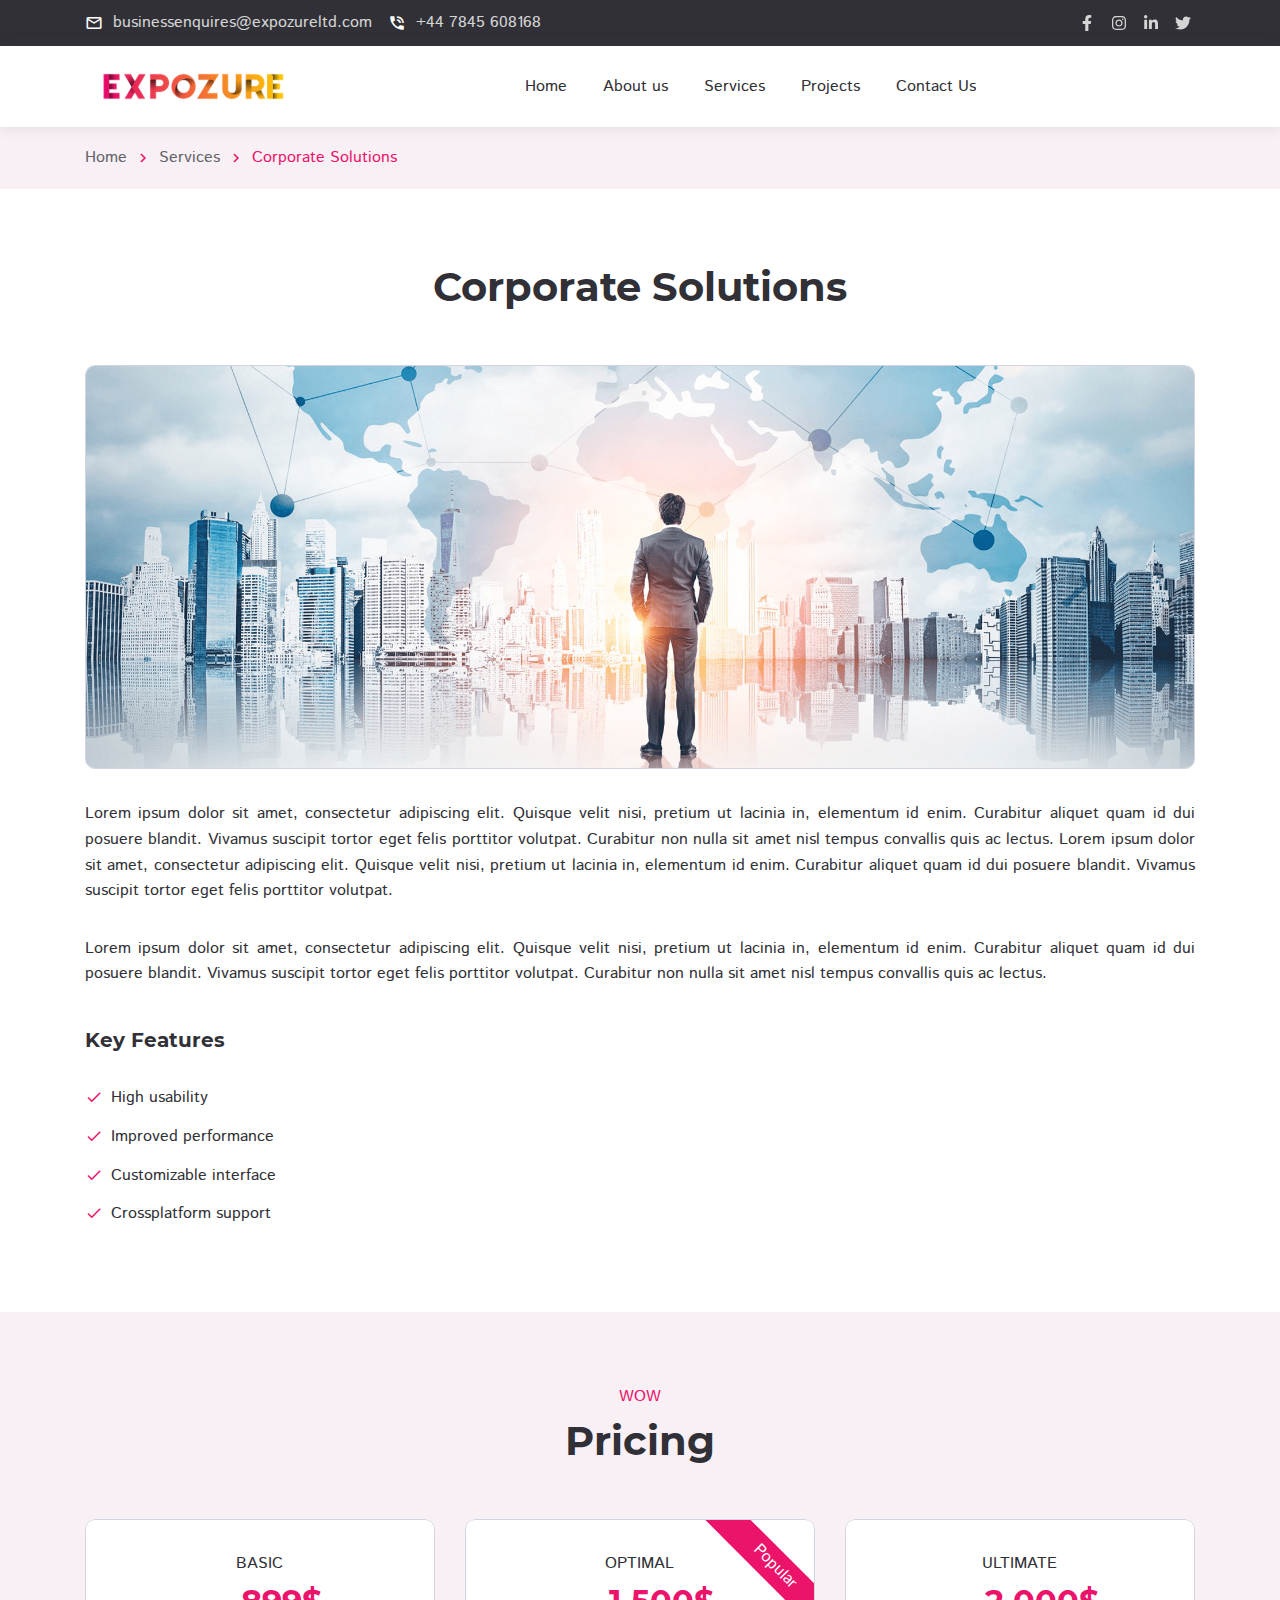
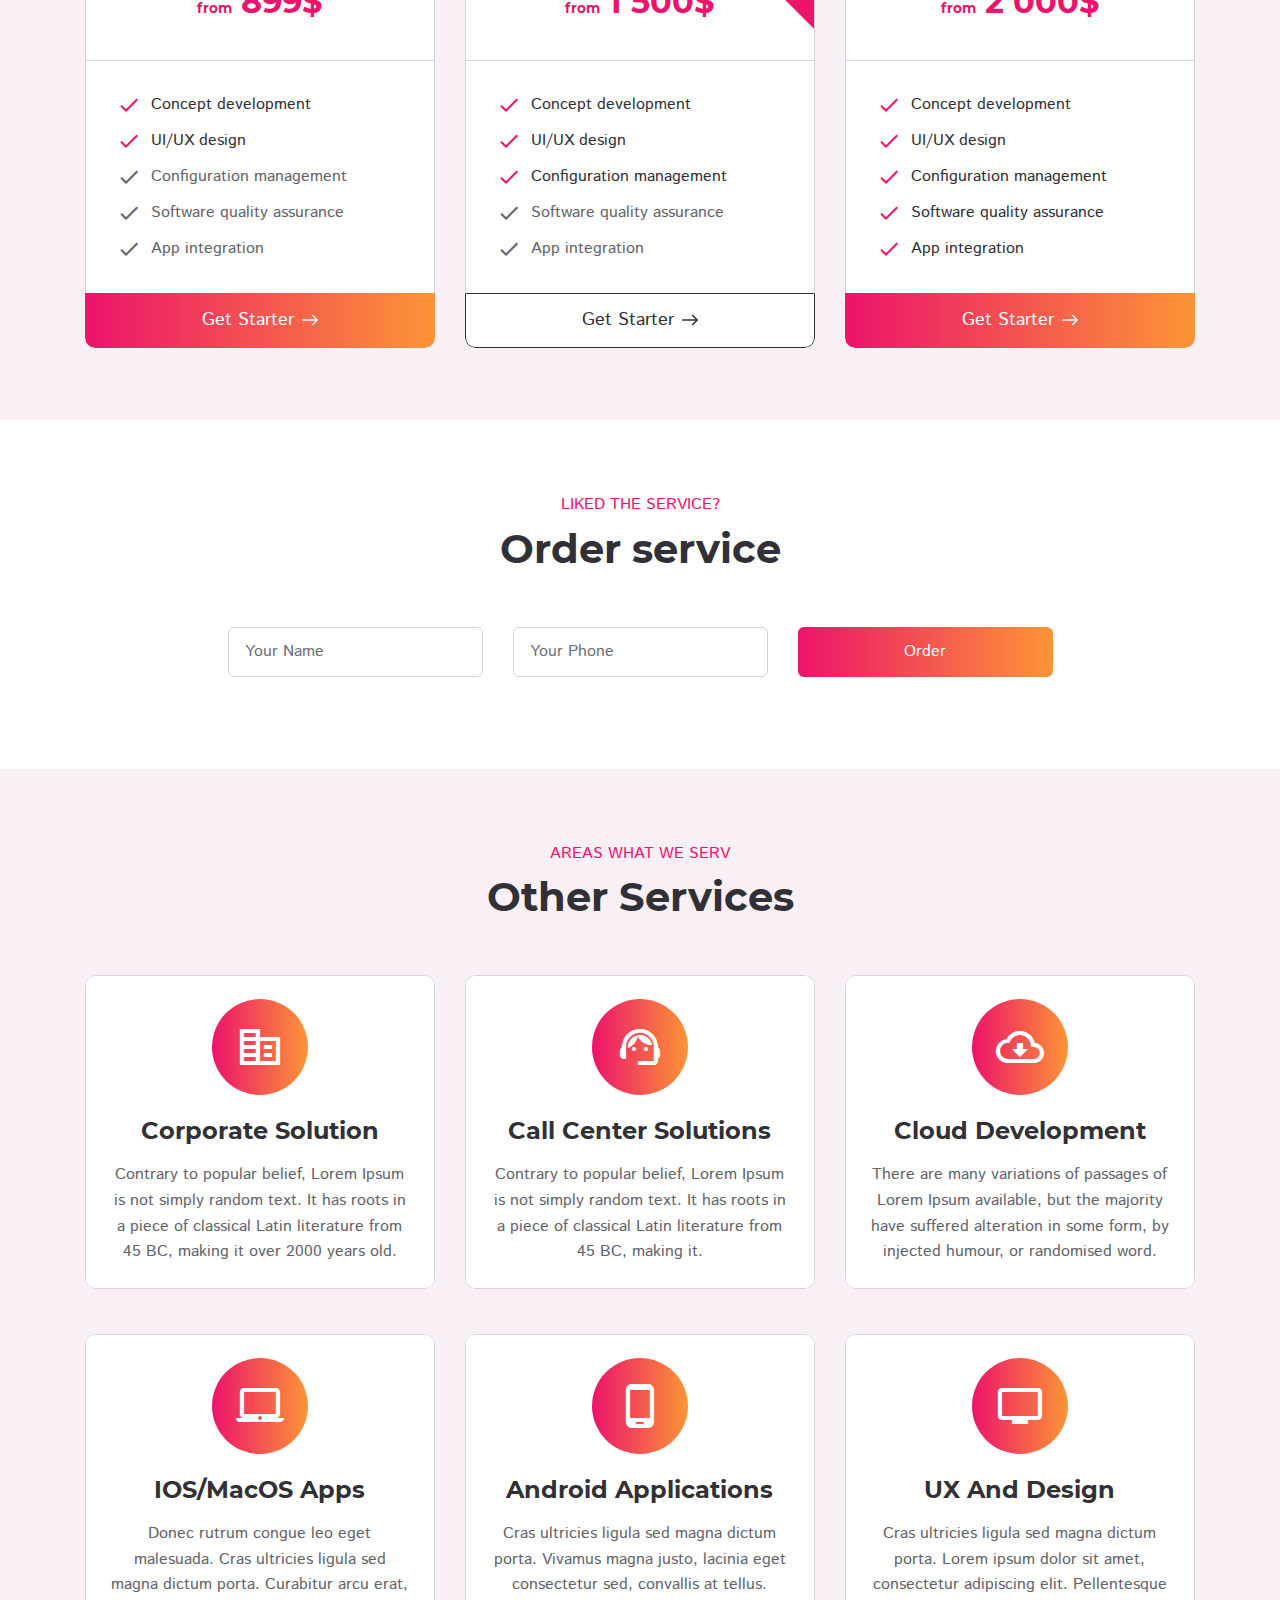
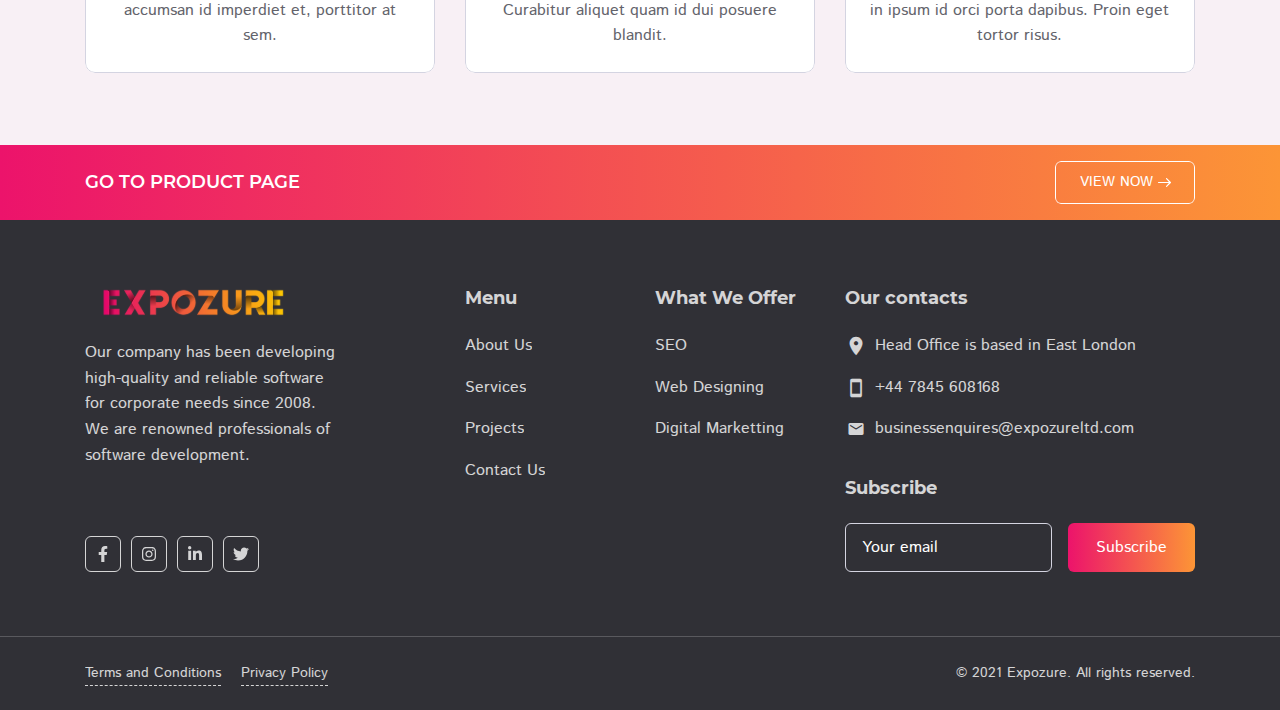
<file: single-services.html>
<!DOCTYPE html>
<html lang="en">
  <head>
    <meta charset="utf-8" />

    <title>Expozure</title>

    <meta name="description" content="Description" />
    <meta http-equiv="X-UA-Compatible" content="IE=edge" />
    <meta
      name="viewport"
      content="width=device-width, initial-scale=1, maximum-scale=2"
    />

    <!-- <link
      rel="icon"
      href="assets/img/favicon/favicon.ico"
      type="image/x-icon"
    /> -->

    <link rel="stylesheet" href="assets/css/libs.css" />
    <link rel="stylesheet" href="assets/css/style.css" />
    <link
      rel="preload"
      href="assets/fonts/istok-web-v15-latin/istok-web-v15-latin-regular.woff2"
      as="font"
      type="font/woff2"
      crossorigin
    />
    <link
      rel="preload"
      href="assets/fonts/istok-web-v15-latin/istok-web-v15-latin-700.woff2"
      as="font"
      type="font/woff2"
      crossorigin
    />
    <link
      rel="preload"
      href="assets/fonts/montserrat-v15-latin/montserrat-v15-latin-700.woff2"
      as="font"
      type="font/woff2"
      crossorigin
    />
    <link
      rel="preload"
      href="assets/fonts/montserrat-v15-latin/montserrat-v15-latin-600.woff2"
      as="font"
      type="font/woff2"
      crossorigin
    />

    <link
      rel="preload"
      href="assets/fonts/material-icons/material-icons.woff2"
      as="font"
      type="font/woff2"
      crossorigin
    />
    <link
      rel="preload"
      href="assets/fonts/material-icons/material-icons-outlined.woff2"
      as="font"
      type="font/woff2"
      crossorigin
    />
  </head>

  <body>
    <main class="main">
      <div class="main-inner">
        <!-- Begin mobile main menu -->
        <nav class="mmm">
          <div class="mmm-content">
            <ul class="mmm-list">
              <li><a href="index.html">Home</a></li>
              <li><a href="about-us.html">About us</a></li>
              <li><a href="services.html">Services</a></li>
              <!-- <li><a href="typography.html">Typography</a></li>
              <li><a href="tabs-and-accordions.html">Tabs & Accordions</a></li> -->
              <li><a href="news.html">Projects</a></li>
              <li><a href="contact-us.html">Contact Us</a></li>
            </ul>
          </div>
          <!-- <div class="mmm-footer">
            <ul class="mmm-lang">
              <li class="active">
                <a href="#!"><span>En</span></a>
              </li>
              <li>
                <a href="#!"><span>Sp</span></a>
              </li>
              <li>
                <a href="#!"><span>It</span></a>
              </li>
              <li>
                <a href="#!"><span>Uk</span></a>
              </li>
              <li>
                <a href="#!"><span>Ru</span></a>
              </li>
            </ul>
          </div> -->
        </nav>
        <!-- End mobile main menu -->

        <!-- <a
          class="bff d-none d-md-block"
          href="https://www.templatemonster.com/website-templates/pathsoft-it-solutions-for-your-business-services-website-template-83414.html"
        >
          <div class="container">
            <div class="row">
              <div class="col">
                <div class="bff-container">
                  <p>Get Full-Featured PathSoft Template</p>
                  <div class="btn btn-border btn-small">
                    <span>SHOP NOW</span>
                    <svg
                      class="btn-icon-right"
                      viewBox="0 0 13 9"
                      width="13"
                      height="9"
                    >
                      <use xlink:href="assets/img/sprite.svg#arrow-right"></use>
                    </svg>
                  </div>
                </div>
              </div>
            </div>
          </div>
        </a> -->

        <!-- Begin header -->
        <header class="header">
          <!-- Begin header top -->
          <nav class="header-top">
            <div class="container">
              <div class="row align-items-center justify-content-between">
                <div class="col-auto">
                  <!-- Begin header top info -->
                  <ul class="header-top-info">
                    <li>
                      <a href="mailto:businessenquires@expozureltd.com">
                        <i class="material-icons md-18">mail_outline</i>
                        <span>businessenquires@expozureltd.com</span>
                      </a>
                    </li>
                    <li>
                      <a
                        href="mailto:businessenquires@expozureltd.com"
                        class="formingHrefTel"
                      >
                        <i class="material-icons md-18">phone_in_talk</i>
                        <span>+44 7845 608168</span>
                      </a>
                    </li>
                  </ul>
                  <!-- Ennd header top info -->
                </div>
                <div class="col-auto">
                  <div class="header-top-links">
                    <!-- Begin social links -->
                    <ul class="social-links">
                      <li>
                        <a
                          href="https://www.facebook.com/expozureltd"
                          title="Facebook"
                        >
                          <svg viewBox="0 0 320 512">
                            <use
                              xlink:href="assets/img/sprite.svg#facebook-icon"
                            ></use>
                          </svg>
                        </a>
                      </li>
                      <li>
                        <a
                          href="https://www.instagram.com/expozureltd/?hl=en-gb"
                          title="Instagram"
                        >
                          <svg viewBox="0 0 448 512">
                            <use
                              xlink:href="assets/img/sprite.svg#instagram-icon"
                            ></use>
                          </svg>
                        </a>
                      </li>
                      <li>
                        <a href="#!" title="LinkedIn">
                          <svg viewBox="0 0 448 512">
                            <use
                              xlink:href="assets/img/sprite.svg#linkedin-icon"
                            ></use>
                          </svg>
                        </a>
                      </li>
                      <li>
                        <a href="#!" title="Twitter">
                          <svg viewBox="0 0 512 512">
                            <use
                              xlink:href="assets/img/sprite.svg#twitter-icon"
                            ></use>
                          </svg>
                        </a>
                      </li>
                    </ul>
                    <!-- End social links -->
                  </div>
                </div>
              </div>
            </div>
          </nav>
          <!-- End header top -->
          <!-- Begin header fixed -->
          <nav class="header-fixed">
            <div class="container">
              <div
                class="row flex-nowrap align-items-center justify-content-between"
              >
                <div class="col-auto d-block d-lg-none header-fixed-col">
                  <div class="main-mnu-btn">
                    <span class="bar bar-1"></span>
                    <span class="bar bar-2"></span>
                    <span class="bar bar-3"></span>
                    <span class="bar bar-4"></span>
                  </div>
                </div>
                <div class="col-auto header-fixed-col">
                  <!-- Begin logo -->
                  <a href="/" class="logo" title="PathSoft">
                    <img
                      src="./img/logo.svg"
                      width="115"
                      height="36"
                      alt="PathSoft"
                    /> </a
                  ><!-- End logo -->
                </div>
                <div
                  class="col-auto header-fixed-col d-none d-lg-block col-static"
                >
                  <!-- Begin main menu -->
                  <nav class="main-mnu">
                    <ul class="main-mnu-list">
                      <li>
                        <a href="index.html" data-title="Home"
                          ><span>Home</span></a
                        >
                      </li>
                      <li>
                        <a href="about-us.html" data-title="About us"
                          ><span>About us</span></a
                        >
                      </li>
                      <li>
                        <a href="services.html" data-title="Services"
                          ><span>Services</span></a
                        >
                      </li>
                      <!-- <li>
                        <a href="typography.html" data-title="Typography"
                          ><span>Typography</span></a
                        >
                      </li>
                      <li>
                        <a
                          href="tabs-and-accordions.html"
                          data-title="Tabs & Accordions"
                          ><span>Tabs & Accordions</span></a
                        >
                      </li> -->
                      <li>
                        <a href="news.html" data-title="Projects"
                          ><span>Projects</span></a
                        >
                      </li>
                      <li>
                        <a href="contact-us.html" data-title="Contact Us"
                          ><span>Contact Us</span></a
                        >
                      </li>
                    </ul>
                  </nav>
                  <!-- End main menu -->
                </div>
                <div class="col-auto header-fixed-col col-static">
                  <!-- Begin header actions -->
                  <ul class="header-actions">
                    <!-- Begin header languarge -->
                    <!-- <li class="d-none d-lg-block">
                      <div class="header-lang">
                        <div class="header-lang-current">
                          <i class="material-icons md-22">language</i>
                        </div>
                        <ul class="header-lang-list">
                          <li class="active">
                            <a
                              href="#!"
                              class="hover-link"
                              data-lang="En"
                              data-title="English"
                              ><span>English</span></a
                            >
                          </li>
                          <li>
                            <a
                              href="#!"
                              class="hover-link"
                              data-lang="Sp"
                              data-title="Spanish"
                              ><span>Spanish</span></a
                            >
                          </li>
                          <li>
                            <a
                              href="#!"
                              class="hover-link"
                              data-lang="It"
                              data-title="Italian"
                              ><span>Italian</span></a
                            >
                          </li>
                          <li>
                            <a
                              href="#!"
                              class="hover-link"
                              data-lang="Uk"
                              data-title="Ukraine"
                              ><span>Ukraine</span></a
                            >
                          </li>
                          <li>
                            <a
                              href="#!"
                              class="hover-link"
                              data-lang="Ru"
                              data-title="Russian"
                              ><span>Russian</span></a
                            >
                          </li>
                        </ul>
                      </div>
                    </li>
                    End header languarge -->
                    <!-- Begin header navbar -->
                    <li class="d-block d-lg-none">
                      <div class="header-navbar">
                        <div class="header-navbar-btn">
                          <i class="material-icons md-24">more_vert</i>
                        </div>
                        <ul class="header-navbar-content">
                          <li>
                            <a href="mailto:businessenquires@expozureltd.com">
                              <i class="material-icons md-20">mail_outline</i>
                              <span>businessenquires@expozureltd.com</span>
                            </a>
                          </li>
                          <li>
                            <a
                              href="mailto:businessenquires@expozureltd.com"
                              class="formingHrefTel"
                            >
                              <i class="material-icons md-20">support_agent</i>
                              <span>+44 7845 608168</span>
                            </a>
                          </li>
                          <li>
                            <!-- Begin social links -->
                            <ul class="social-links">
                              <li>
                                <a href="#!" title="Facebook">
                                  <svg viewBox="0 0 320 512">
                                    <use
                                      xlink:href="assets/img/sprite.svg#facebook-icon"
                                    ></use>
                                  </svg>
                                </a>
                              </li>
                              <li>
                                <a href="#!" title="Instagram">
                                  <svg viewBox="0 0 448 512">
                                    <use
                                      xlink:href="assets/img/sprite.svg#instagram-icon"
                                    ></use>
                                  </svg>
                                </a>
                              </li>
                              <li>
                                <a href="#!" title="LinkedIn">
                                  <svg viewBox="0 0 448 512">
                                    <use
                                      xlink:href="assets/img/sprite.svg#linkedin-icon"
                                    ></use>
                                  </svg>
                                </a>
                              </li>
                              <li>
                                <a href="#!" title="Twitter">
                                  <svg viewBox="0 0 512 512">
                                    <use
                                      xlink:href="assets/img/sprite.svg#twitter-icon"
                                    ></use>
                                  </svg>
                                </a>
                              </li>
                            </ul>
                            <!-- End social links -->
                          </li>
                        </ul>
                      </div>
                    </li>
                    <!-- End header navbar -->
                  </ul>
                  <!-- End header actions -->
                </div>
              </div>
            </div>
          </nav>
          <!-- End header fixed -->
        </header>
        <!-- Begin bread crumbs -->
        <nav class="bread-crumbs">
          <div class="container">
            <div class="row">
              <div class="col-12">
                <ul class="bread-crumbs-list">
                  <li>
                    <a href="index.html">Home</a>
                    <i class="material-icons md-18">chevron_right</i>
                  </li>
                  <li>
                    <a href="services.html">Services</a>
                    <i class="material-icons md-18">chevron_right</i>
                  </li>
                  <li><a href="#!">Corporate Solutions</a></li>
                </ul>
              </div>
            </div>
          </div>
        </nav>
        <!-- End bread crumbs -->

        <div class="section">
          <div class="container">
            <div class="row">
              <div class="col-12">
                <div class="section-heading heading-center">
                  <h1>Corporate Solutions</h1>
                </div>
                <div class="content">
                  <div class="img-style">
                    <img src="assets/img/subheader-corporate.png" alt="" />
                  </div>
                  <p>
                    Lorem ipsum dolor sit amet, consectetur adipiscing elit.
                    Quisque velit nisi, pretium ut lacinia in, elementum id
                    enim. Curabitur aliquet quam id dui posuere blandit. Vivamus
                    suscipit tortor eget felis porttitor volutpat. Curabitur non
                    nulla sit amet nisl tempus convallis quis ac lectus. Lorem
                    ipsum dolor sit amet, consectetur adipiscing elit. Quisque
                    velit nisi, pretium ut lacinia in, elementum id enim.
                    Curabitur aliquet quam id dui posuere blandit. Vivamus
                    suscipit tortor eget felis porttitor volutpat.
                  </p>
                  <p>
                    Lorem ipsum dolor sit amet, consectetur adipiscing elit.
                    Quisque velit nisi, pretium ut lacinia in, elementum id
                    enim. Curabitur aliquet quam id dui posuere blandit. Vivamus
                    suscipit tortor eget felis porttitor volutpat. Curabitur non
                    nulla sit amet nisl tempus convallis quis ac lectus.
                  </p>
                  <h5>Key Features</h5>
                  <ul>
                    <li>High usability</li>
                    <li>Improved performance</li>
                    <li>Customizable interface</li>
                    <li>Crossplatform support</li>
                  </ul>
                </div>
              </div>
            </div>
          </div>
        </div>

        <!-- Begin Pricing -->
        <section class="section section-bgc">
          <div class="container">
            <div class="row items">
              <div class="col-12">
                <div class="section-heading heading-center">
                  <div class="section-subheading">WOW</div>
                  <h2>Pricing</h2>
                </div>
              </div>
              <div class="col-lg-4 col-md-6 col-12 item">
                <!-- Begin pricing item -->
                <div class="pricing-item item-style">
                  <header class="pricing-item-header">
                    <div class="pricing-item-heading">Basic</div>
                    <div class="pricing-item-price">
                      <small>from</small> 899$
                    </div>
                  </header>
                  <div class="pricing-item-h">
                    <div class="pricing-item-content">
                      <ul class="pricing-item-list">
                        <li class="active">
                          <i class="material-icons md-24">check</i>
                          Concept development
                        </li>
                        <li class="active">
                          <i class="material-icons md-24">check</i>
                          UI/UX design
                        </li>
                        <li>
                          <i class="material-icons md-24">check</i>
                          Configuration management
                        </li>
                        <li>
                          <i class="material-icons md-24">check</i>
                          Software quality assurance
                        </li>
                        <li>
                          <i class="material-icons md-24">check</i>
                          App integration
                        </li>
                      </ul>
                    </div>
                    <footer class="pricing-item-footer">
                      <a
                        href="#!"
                        class="btn btn-large btn-with-icon btn-wide ripple"
                      >
                        <span>Get Starter</span>
                        <svg
                          class="btn-icon-right"
                          viewBox="0 0 13 9"
                          width="13"
                          height="9"
                        >
                          <use
                            xlink:href="assets/img/sprite.svg#arrow-right"
                          ></use>
                        </svg>
                      </a>
                    </footer>
                  </div>
                </div>
                <!-- End pricing item -->
              </div>
              <div class="col-lg-4 col-md-6 col-12 item">
                <!-- Begin pricing item -->
                <div class="pricing-item item-style">
                  <div class="pricing-item-badge">Popular</div>
                  <header class="pricing-item-header">
                    <div class="pricing-item-heading">Optimal</div>
                    <div class="pricing-item-price">
                      <small>from</small> 1 500$
                    </div>
                  </header>
                  <div class="pricing-item-h">
                    <div class="pricing-item-content">
                      <ul class="pricing-item-list">
                        <li class="active">
                          <i class="material-icons md-24">check</i>
                          Concept development
                        </li>
                        <li class="active">
                          <i class="material-icons md-24">check</i>
                          UI/UX design
                        </li>
                        <li class="active">
                          <i class="material-icons md-24">check</i>
                          Configuration management
                        </li>
                        <li>
                          <i class="material-icons md-24">check</i>
                          Software quality assurance
                        </li>
                        <li>
                          <i class="material-icons md-24">check</i>
                          App integration
                        </li>
                      </ul>
                    </div>
                    <footer class="pricing-item-footer">
                      <a
                        href="#!"
                        class="btn btn-border btn-large btn-with-icon btn-wide ripple"
                      >
                        <span>Get Starter</span>
                        <svg
                          class="btn-icon-right"
                          viewBox="0 0 13 9"
                          width="13"
                          height="9"
                        >
                          <use
                            xlink:href="assets/img/sprite.svg#arrow-right"
                          ></use>
                        </svg>
                      </a>
                    </footer>
                  </div>
                </div>
                <!-- End pricing item -->
              </div>
              <div class="col-lg-4 col-md-12 col-12 item">
                <!-- Begin pricing item -->
                <div class="pricing-item item-style">
                  <header class="pricing-item-header">
                    <div class="pricing-item-heading">Ultimate</div>
                    <div class="pricing-item-price">
                      <small>from</small> 2 000$
                    </div>
                  </header>
                  <div class="pricing-item-h">
                    <div class="pricing-item-content">
                      <ul class="pricing-item-list">
                        <li class="active">
                          <i class="material-icons md-24">check</i>
                          Concept development
                        </li>
                        <li class="active">
                          <i class="material-icons md-24">check</i>
                          UI/UX design
                        </li>
                        <li class="active">
                          <i class="material-icons md-24">check</i>
                          Configuration management
                        </li>
                        <li class="active">
                          <i class="material-icons md-24">check</i>
                          Software quality assurance
                        </li>
                        <li class="active">
                          <i class="material-icons md-24">check</i>
                          App integration
                        </li>
                      </ul>
                    </div>
                    <footer class="pricing-item-footer">
                      <a
                        href="#!"
                        class="btn btn-large btn-with-icon btn-wide ripple"
                      >
                        <span>Get Starter</span>
                        <svg
                          class="btn-icon-right"
                          viewBox="0 0 13 9"
                          width="13"
                          height="9"
                        >
                          <use
                            xlink:href="assets/img/sprite.svg#arrow-right"
                          ></use>
                        </svg>
                      </a>
                    </footer>
                  </div>
                </div>
                <!-- End pricing item -->
              </div>
            </div>
          </div>
        </section>
        <!-- End Pricing -->

        <section class="section">
          <div class="container">
            <div class="row">
              <div class="col-12">
                <div class="section-heading heading-center">
                  <div class="section-subheading">Liked the service?</div>
                  <h2>Order service</h2>
                </div>
                <form action="#!" method="post" class="order-form">
                  <!-- Begin hidden Field for send form -->
                  <input
                    type="hidden"
                    name="form_subject"
                    value="Order service"
                  />
                  <!-- End hidden Field for send form -->
                  <div class="row gutters-20 justify-content-center">
                    <div class="col-lg-3 col-md-4 col-sm-6 col-12">
                      <div class="form-field">
                        <label for="order-name" class="form-field-label"
                          >Your Name</label
                        >
                        <input
                          type="text"
                          class="form-field-input"
                          name="orderName"
                          value=""
                          autocomplete="off"
                          required="required"
                          id="order-name"
                        />
                      </div>
                    </div>
                    <div class="col-lg-3 col-md-4 col-sm-6 col-12">
                      <div class="form-field">
                        <label for="order-phone" class="form-field-label"
                          >Your Phone</label
                        >
                        <input
                          type="tel"
                          class="form-field-input mask-phone"
                          name="orderPhone"
                          value=""
                          autocomplete="off"
                          required="required"
                          id="order-phone"
                        />
                      </div>
                    </div>
                    <div class="col-lg-3 col-md-4 col-12">
                      <div class="form-btn form-btn-wide">
                        <button type="submit" class="btn btn-w240 ripple">
                          <span>Order</span>
                        </button>
                      </div>
                    </div>
                  </div>
                </form>
              </div>
            </div>
          </div>
        </section>

        <div class="section section-bgc">
          <div class="container">
            <div class="row items">
              <div class="col-12">
                <div class="section-heading heading-center">
                  <div class="section-subheading">Areas what we serv</div>
                  <h2>Other Services</h2>
                </div>
              </div>
              <div class="col-lg-4 col-md-6 col-12 item">
                <!-- Begin icon item -->
                <a href="single-services.html" class="iitem item-style">
                  <div class="iitem-icon">
                    <i class="material-icons material-icons-outlined md-48"
                      >corporate_fare</i
                    >
                  </div>
                  <div class="iitem-icon-bg">
                    <i class="material-icons material-icons-outlined"
                      >corporate_fare</i
                    >
                  </div>
                  <h3 class="iitem-heading item-heading-large">
                    Corporate Solution
                  </h3>
                  <div class="iitem-desc">
                    Contrary to popular belief, Lorem Ipsum is not simply random
                    text. It has roots in a piece of classical Latin literature
                    from 45 BC, making it over 2000 years old.
                  </div>
                </a>
              </div>
              <div class="col-lg-4 col-md-6 col-12 item">
                <!-- Begin icon item -->
                <a href="single-services.html" class="iitem item-style">
                  <div class="iitem-icon">
                    <i class="material-icons material-icons-outlined md-48"
                      >support_agent</i
                    >
                  </div>
                  <div class="iitem-icon-bg">
                    <i class="material-icons material-icons-outlined"
                      >support_agent</i
                    >
                  </div>
                  <h3 class="iitem-heading item-heading-large">
                    Call Center Solutions
                  </h3>
                  <div class="iitem-desc">
                    Contrary to popular belief, Lorem Ipsum is not simply random
                    text. It has roots in a piece of classical Latin literature
                    from 45 BC, making it.
                  </div>
                </a>
              </div>
              <div class="col-lg-4 col-md-12 col-12 item">
                <!-- Begin icon item -->
                <a href="single-services.html" class="iitem item-style">
                  <div class="iitem-icon">
                    <i class="material-icons material-icons-outlined md-48"
                      >cloud_download</i
                    >
                  </div>
                  <div class="iitem-icon-bg">
                    <i class="material-icons material-icons-outlined"
                      >cloud_download</i
                    >
                  </div>
                  <h3 class="iitem-heading item-heading-large">
                    Cloud Development
                  </h3>
                  <div class="iitem-desc">
                    There are many variations of passages of Lorem Ipsum
                    available, but the majority have suffered alteration in some
                    form, by injected humour, or randomised word.
                  </div>
                </a>
              </div>
              <div class="col-lg-4 col-md-6 col-12 item">
                <!-- Begin icon item -->
                <a href="single-services.html" class="iitem item-style">
                  <div class="iitem-icon">
                    <i class="material-icons material-icons-outlined md-48"
                      >laptop_mac</i
                    >
                  </div>
                  <div class="iitem-icon-bg">
                    <i class="material-icons material-icons-outlined"
                      >laptop_mac</i
                    >
                  </div>
                  <h3 class="iitem-heading item-heading-large">
                    IOS/MacOS Apps
                  </h3>
                  <div class="iitem-desc">
                    Donec rutrum congue leo eget malesuada. Cras ultricies
                    ligula sed magna dictum porta. Curabitur arcu erat, accumsan
                    id imperdiet et, porttitor at sem.
                  </div>
                </a>
              </div>
              <div class="col-lg-4 col-md-6 col-12 item">
                <!-- Begin icon item -->
                <a href="single-services.html" class="iitem item-style">
                  <div class="iitem-icon">
                    <i class="material-icons material-icons-outlined md-48"
                      >phone_android</i
                    >
                  </div>
                  <div class="iitem-icon-bg">
                    <i class="material-icons material-icons-outlined"
                      >phone_android</i
                    >
                  </div>
                  <h3 class="iitem-heading item-heading-large">
                    Android Applications
                  </h3>
                  <div class="iitem-desc">
                    Cras ultricies ligula sed magna dictum porta. Vivamus magna
                    justo, lacinia eget consectetur sed, convallis at tellus.
                    Curabitur aliquet quam id dui posuere blandit.
                  </div>
                </a>
              </div>
              <div class="col-lg-4 col-md-12 col-12 item">
                <!-- Begin icon item -->
                <a href="single-services.html" class="iitem item-style">
                  <div class="iitem-icon">
                    <i class="material-icons material-icons-outlined md-48"
                      >tv</i
                    >
                  </div>
                  <div class="iitem-icon-bg">
                    <i class="material-icons material-icons-outlined">tv</i>
                  </div>
                  <h3 class="iitem-heading item-heading-large">
                    UX And Design
                  </h3>
                  <div class="iitem-desc">
                    Cras ultricies ligula sed magna dictum porta. Lorem ipsum
                    dolor sit amet, consectetur adipiscing elit. Pellentesque in
                    ipsum id orci porta dapibus. Proin eget tortor risus.
                  </div>
                </a>
              </div>
            </div>
          </div>
        </div>
      </div>

      <a class="bff d-none d-md-block" href="#">
        <div class="container">
          <div class="row">
            <div class="col">
              <div class="bff-container">
                <p>Go To Product Page</p>
                <div class="btn btn-border btn-small">
                  <span>VIEW NOW</span>
                  <svg
                    class="btn-icon-right"
                    viewBox="0 0 13 9"
                    width="13"
                    height="9"
                  >
                    <use xlink:href="assets/img/sprite.svg#arrow-right"></use>
                  </svg>
                </div>
              </div>
            </div>
          </div>
        </div>
      </a>

      <!-- Begin footer -->
      <footer class="footer">
        <div class="footer-main">
          <div class="container">
            <div class="row items">
              <div class="col-xl-3 col-lg-3 col-md-5 col-12 item">
                <!-- Begin company info -->
                <div class="footer-company-info">
                  <div class="footer-company-top">
                    <a href="/" class="logo" title="Expozure">
                      <img
                        data-src="./img/logo.svg"
                        width="115"
                        height="36"
                        class="lazy"
                        src="./img/logo.svg"
                        alt="Expozure"
                      />
                    </a>
                    <div class="footer-company-desc">
                      <p>
                        Our company has been developing high-quality and
                        reliable software for corporate needs since 2008. We are
                        renowned professionals of software development.
                      </p>
                    </div>
                  </div>
                  <ul class="footer-social-links">
                    <li>
                      <a href="#!" title="Facebook">
                        <svg viewBox="0 0 320 512">
                          <use
                            xlink:href="assets/img/sprite.svg#facebook-icon"
                          ></use>
                        </svg>
                      </a>
                    </li>
                    <li>
                      <a href="#!" title="Instagram">
                        <svg viewBox="0 0 448 512">
                          <use
                            xlink:href="assets/img/sprite.svg#instagram-icon"
                          ></use>
                        </svg>
                      </a>
                    </li>
                    <li>
                      <a href="#!" title="LinkedIn">
                        <svg viewBox="0 0 448 512">
                          <use
                            xlink:href="assets/img/sprite.svg#linkedin-icon"
                          ></use>
                        </svg>
                      </a>
                    </li>
                    <li>
                      <a href="#!" title="Twitter">
                        <svg viewBox="0 0 512 512">
                          <use
                            xlink:href="assets/img/sprite.svg#twitter-icon"
                          ></use>
                        </svg>
                      </a>
                    </li>
                  </ul>
                </div>
                <!-- End company info -->
              </div>
              <div class="col-xl-2 offset-xl-1 col-md-3 col-5 col-lg-2 item">
                <div class="footer-item">
                  <p class="footer-item-heading">Menu</p>
                  <nav class="footer-nav">
                    <ul class="footer-mnu">
                      <li>
                        <a
                          href="about-us.html"
                          class="hover-link"
                          data-title="About Us"
                          ><span>About Us</span></a
                        >
                      </li>
                      <li>
                        <a
                          href="services.html"
                          class="hover-link"
                          data-title="Services"
                          ><span>Services</span></a
                        >
                      </li>
                      <!-- <li>
                        <a href="typography.html" data-title="Typography"
                          ><span>Typography</span></a
                        >
                      </li> -->
                      <li>
                        <a
                          href="news.html"
                          class="hover-link"
                          data-title="Projects"
                          ><span>Projects</span></a
                        >
                      </li>
                      <li>
                        <a
                          href="contact-us.html"
                          class="hover-link"
                          data-title="Contact Us"
                          ><span>Contact Us</span></a
                        >
                      </li>
                    </ul>
                  </nav>
                </div>
              </div>
              <div class="col-xl-2 col-lg-3 col-md-3 col-7 item">
                <div class="footer-item">
                  <p class="footer-item-heading">What We Offer</p>
                  <nav class="footer-nav">
                    <ul class="footer-mnu">
                      <li>
                        <a
                          href="#!"
                          class="hover-link"
                          data-title="DB Management"
                          ><span>SEO</span></a
                        >
                      </li>
                      <li>
                        <a href="#!" class="hover-link" data-title="IOS/MacOS"
                          ><span>Web Designing</span></a
                        >
                      </li>
                      <li>
                        <a
                          href="#!"
                          class="hover-link"
                          data-title="Android Apps"
                          ><span>Digital Marketting</span></a
                        >
                      </li>
                      <!-- <li>
                        <a
                          href="#!"
                          class="hover-link"
                          data-title="Windows Apps"
                          ><span>Windows Apps</span></a
                        >
                      </li>
                      <li>
                        <a href="#!" class="hover-link" data-title="UX & UI"
                          ><span>UX & UI</span></a
                        >
                      </li> -->
                    </ul>
                  </nav>
                </div>
              </div>
              <div class="col-xs-4 col-lg-4 col-12 item">
                <div class="footer-item">
                  <p class="footer-item-heading">Our contacts</p>
                  <ul class="footer-contacts">
                    <li>
                      <i class="material-icons md-22">location_on</i>
                      <div class="footer-contact-info">
                        Head Office is based in East London
                      </div>
                    </li>
                    <li>
                      <i class="material-icons md-22 footer-contact-tel"
                        >smartphone</i
                      >
                      <div class="footer-contact-info">
                        <a href="#!" class="formingHrefTel">+44 7845 608168</a>
                      </div>
                    </li>
                    <li>
                      <i class="material-icons md-22 footer-contact-email"
                        >email</i
                      >
                      <div class="footer-contact-info">
                        <a href="mailto: businessenquires@expozureltd.com">
                          businessenquires@expozureltd.com</a
                        >
                      </div>
                    </li>
                  </ul>
                </div>
                <div class="footer-item">
                  <p class="footer-item-heading">Subscribe</p>
                  <form action="#!" method="post" class="footer-subscribe">
                    <div class="form-field">
                      <label for="subscribe-email" class="form-field-label"
                        >Your email</label
                      >
                      <input
                        type="email"
                        class="form-field-input"
                        name="Subscribe_email"
                        value=""
                        autocomplete="off"
                        required="required"
                        id="subscribe-email"
                      />
                    </div>
                    <div class="form-btn">
                      <button type="submit" class="btn ripple">
                        <span>Subscribe</span>
                      </button>
                    </div>
                  </form>
                </div>
              </div>
            </div>
          </div>
        </div>
        <div class="footer-bottom">
          <div class="container">
            <div class="row justify-content-between items">
              <div class="col-md-auto col-12 item">
                <nav class="footer-links">
                  <ul>
                    <li>
                      <a href="terms-and-conditions.html"
                        >Terms and Conditions</a
                      >
                    </li>
                    <li><a href="privacy-policy.html">Privacy Policy</a></li>
                  </ul>
                </nav>
              </div>
              <div class="col-md-auto col-12 item">
                <div class="copyright">
                  © 2021 Expozure. All rights reserved.
                </div>
              </div>
            </div>
          </div>
        </div>
      </footer>
      <!-- End footer -->
    </main>
    <!-- End main -->

    <script src="assets/libs/jquery/jquery.min.js"></script>
    <script src="assets/libs/lozad/lozad.min.js"></script>
    <script src="assets/libs/device/device.js"></script>
    <script src="assets/libs/ScrollToFixed/jquery-scrolltofixed-min.js"></script>
    <script src="assets/libs/spincrement/jquery.spincrement.min.js"></script>
    <script src="assets/libs/jquery-validation-1.19.3/jquery.validate.min.js"></script>
    <script src="assets/js/custom.js"></script>
  </body>
</html>
</file>
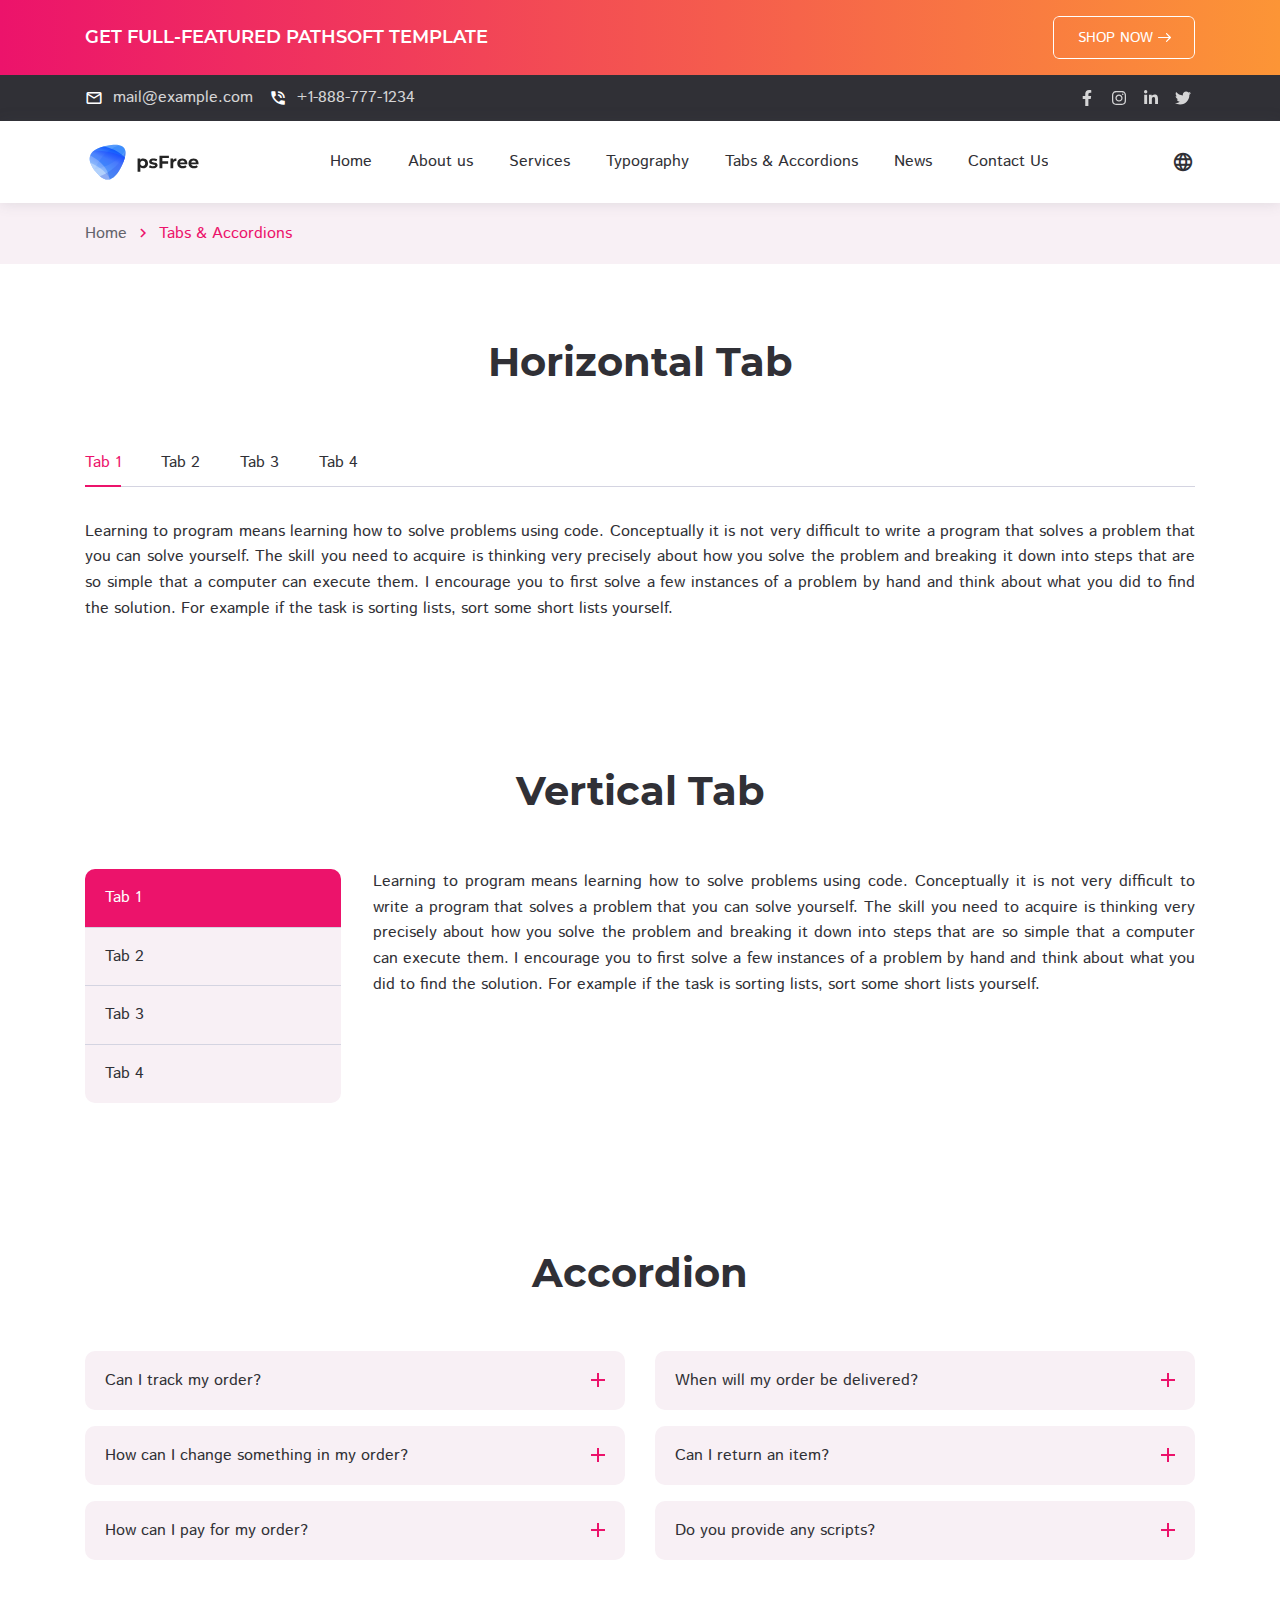
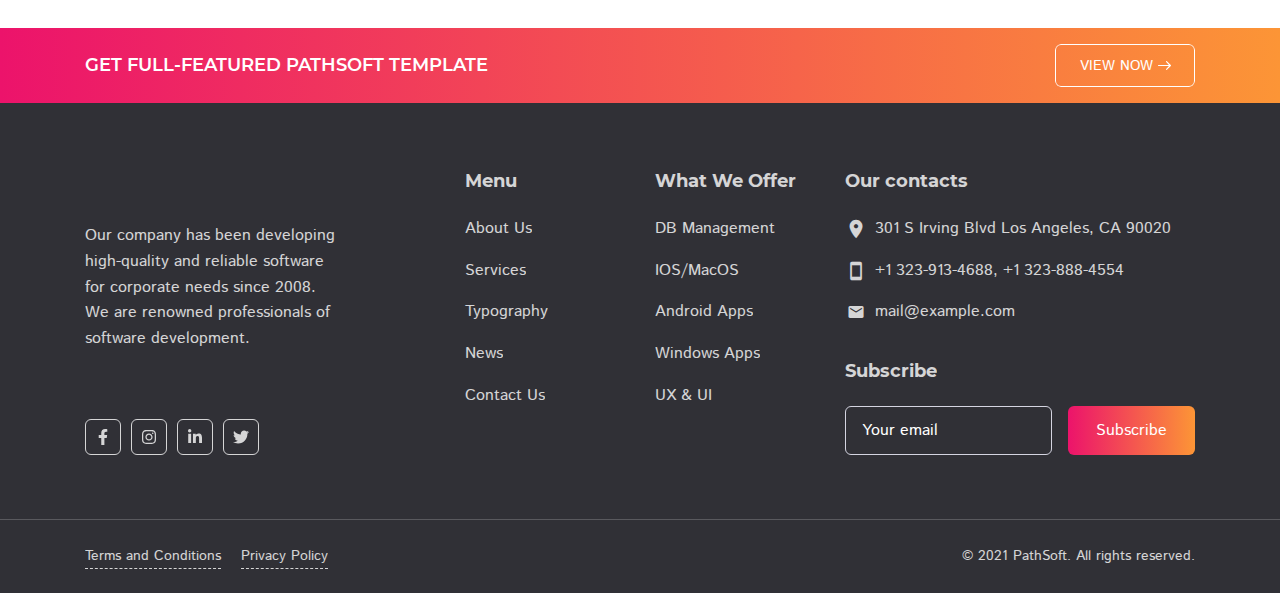
<file: tabs-and-accordions.html>
<!DOCTYPE html><html lang="en">

<head>

    <meta charset="utf-8">

    <title>PathSoft - IT Solution for You Business</title>

    <meta name="description" content="Description">
    <meta http-equiv="X-UA-Compatible" content="IE=edge">
    <meta name="viewport" content="width=device-width, initial-scale=1, maximum-scale=2">
        
    <link rel="icon" href="assets/img/favicon/favicon.ico" type="image/x-icon"> 

    <link rel="stylesheet" href="assets/css/libs.css">
<link rel="stylesheet" href="assets/css/style.css">
    <link rel="preload" href="assets/fonts/istok-web-v15-latin/istok-web-v15-latin-regular.woff2" as="font" type="font/woff2" crossorigin>
<link rel="preload" href="assets/fonts/istok-web-v15-latin/istok-web-v15-latin-700.woff2" as="font" type="font/woff2" crossorigin>
<link rel="preload" href="assets/fonts/montserrat-v15-latin/montserrat-v15-latin-700.woff2" as="font" type="font/woff2" crossorigin>
<link rel="preload" href="assets/fonts/montserrat-v15-latin/montserrat-v15-latin-600.woff2" as="font" type="font/woff2" crossorigin>

<link rel="preload" href="assets/fonts/material-icons/material-icons.woff2" as="font" type="font/woff2" crossorigin>
<link rel="preload" href="assets/fonts/material-icons/material-icons-outlined.woff2" as="font" type="font/woff2" crossorigin>

</head>

<body>

	<main class="main">
		
		<div class="main-inner">

			<!-- Begin mobile main menu -->
<nav class="mmm">
    <div class="mmm-content">
        <ul class="mmm-list">
            <li><a href="index.html">Home</a></li>
            <li><a href="about-us.html">About us</a></li>
            <li><a href="services.html">Services</a></li>
            <li><a href="typography.html">Typography</a></li>
            <li><a href="tabs-and-accordions.html">Tabs & Accordions</a></li>
            <li><a href="news.html">News</a></li>
            <li><a href="contact-us.html">Contact Us</a></li>
        </ul>
    </div>
    <div class="mmm-footer">
        <ul class="mmm-lang">
            <li class="active"><a href="#!"><span>En</span></a></li>
            <li><a href="#!"><span>Sp</span></a></li>
            <li><a href="#!"><span>It</span></a></li>
            <li><a href="#!"><span>Uk</span></a></li>
            <li><a href="#!"><span>Ru</span></a></li>
        </ul>
    </div>
</nav><!-- End mobile main menu -->

<a class="bff d-none d-md-block" href="https://www.templatemonster.com/website-templates/pathsoft-it-solutions-for-your-business-services-website-template-83414.html">
    <div class="container">
        <div class="row">
            <div class="col">
                <div class="bff-container">
                    <p>Get Full-Featured PathSoft Template</p>
                    <div class="btn btn-border btn-small">
                        <span>SHOP NOW</span>
                        <svg class="btn-icon-right" viewBox="0 0 13 9" width="13" height="9"><use xlink:href="assets/img/sprite.svg#arrow-right"></use></svg>
                    </div>
                </div>
            </div>
        </div>
    </div>
</a>

<!-- Begin header -->
<header class="header">
    <!-- Begin header top -->
    <nav class="header-top">
        <div class="container">
            <div class="row align-items-center justify-content-between">
                <div class="col-auto">
                    <!-- Begin header top info -->
                    <ul class="header-top-info">
                        <li>
                            <a href="mailto:mail@example.com">
                                <i class="material-icons md-18">mail_outline</i>
                                <span>mail@example.com</span>
                            </a>
                        </li>
                        <li>
                            <a href="mailto:mail@example.com" class="formingHrefTel">
                                <i class="material-icons md-18">phone_in_talk</i>
                                <span>+1-888-777-1234</span>
                            </a>
                        </li>
                    </ul><!-- Ennd header top info -->
                </div>
                <div class="col-auto">
                    <div class="header-top-links">
                        <!-- Begin social links -->
                        <ul class="social-links">
                            <li>
                                <a href="#!" title="Facebook">
                                    <svg viewBox="0 0 320 512"><use xlink:href="assets/img/sprite.svg#facebook-icon"></use></svg>
                                </a>
                            </li>
                            <li>
                                <a href="#!" title="Instagram">
                                    <svg viewBox="0 0 448 512"><use xlink:href="assets/img/sprite.svg#instagram-icon"></use></svg>
                                </a>
                            </li>
                            <li>
                                <a href="#!" title="LinkedIn">
                                    <svg viewBox="0 0 448 512"><use xlink:href="assets/img/sprite.svg#linkedin-icon"></use></svg>
                                </a>
                            </li>
                            <li>
                                <a href="#!" title="Twitter">
                                    <svg viewBox="0 0 512 512"><use xlink:href="assets/img/sprite.svg#twitter-icon"></use></svg>
                                </a>
                            </li>
                        </ul><!-- End social links -->
                    </div>
                </div>
            </div>
        </div>
    </nav><!-- End header top -->
    <!-- Begin header fixed -->
    <nav class="header-fixed">
        <div class="container">
            <div class="row flex-nowrap align-items-center justify-content-between">
                <div class="col-auto d-block d-lg-none header-fixed-col">
                    <div class="main-mnu-btn">
                        <span class="bar bar-1"></span>
                        <span class="bar bar-2"></span>
                        <span class="bar bar-3"></span>
                        <span class="bar bar-4"></span>
                    </div>
                </div>
                <div class="col-auto header-fixed-col">
                    <!-- Begin logo -->
                    <a href="/" class="logo" title="PathSoft">
                        <img src="assets/img/logo.svg" width="115" height="36" alt="PathSoft">
                    </a><!-- End logo -->
                </div>
                <div class="col-auto header-fixed-col d-none d-lg-block col-static">
                    <!-- Begin main menu -->
<nav class="main-mnu">
    <ul class="main-mnu-list">
        <li><a href="index.html" data-title="Home"><span>Home</span></a></li>
        <li><a href="about-us.html" data-title="About us"><span>About us</span></a></li>
        <li><a href="services.html" data-title="Services"><span>Services</span></a></li>
        <li><a href="typography.html" data-title="Typography"><span>Typography</span></a></li>
        <li><a href="tabs-and-accordions.html" data-title="Tabs & Accordions"><span>Tabs & Accordions</span></a></li>
        <li><a href="news.html" data-title="News"><span>News</span></a></li>
        <li><a href="contact-us.html" data-title="Contact Us"><span>Contact Us</span></a></li>
    </ul>
</nav><!-- End main menu -->
                </div>
                <div class="col-auto header-fixed-col col-static">
                    <!-- Begin header actions -->
                    <ul class="header-actions">
                        <!-- Begin header languarge -->
                        <li class="d-none d-lg-block">
                            <div class="header-lang">
                                <div class="header-lang-current"><i class="material-icons md-22">language</i></div>
                                <ul class="header-lang-list">
                                    <li class="active"><a href="#!" class="hover-link" data-lang="En" data-title="English"><span>English</span></a></li>
                                    <li><a href="#!" class="hover-link" data-lang="Sp" data-title="Spanish"><span>Spanish</span></a></li>
                                    <li><a href="#!" class="hover-link" data-lang="It" data-title="Italian"><span>Italian</span></a></li>
                                    <li><a href="#!" class="hover-link" data-lang="Uk" data-title="Ukraine"><span>Ukraine</span></a></li>
                                    <li><a href="#!" class="hover-link" data-lang="Ru" data-title="Russian"><span>Russian</span></a></li>
                                </ul>
                            </div>
                        </li><!-- End header languarge -->
                        <!-- Begin header navbar -->
                        <li class="d-block d-lg-none">
                            <div class="header-navbar">
                                <div class="header-navbar-btn">
                                    <i class="material-icons md-24">more_vert</i>
                                </div>
                                <ul class="header-navbar-content">
                                    <li>
                                        <a href="mailto:mail@example.com">
                                            <i class="material-icons md-20">mail_outline</i>
                                            <span>mail@example.com</span>
                                        </a>
                                    </li>
                                    <li>
                                        <a href="mailto:mail@example.com" class="formingHrefTel">
                                            <i class="material-icons md-20">support_agent</i>
                                            <span>1-888-777-1234</span>
                                        </a>
                                    </li>
                                    <li>
                                        <!-- Begin social links -->
                                        <ul class="social-links">
                                            <li>
                                                <a href="#!" title="Facebook">
                                                    <svg viewBox="0 0 320 512"><use xlink:href="assets/img/sprite.svg#facebook-icon"></use></svg>
                                                </a>
                                            </li>
                                            <li>
                                                <a href="#!" title="Instagram">
                                                    <svg viewBox="0 0 448 512"><use xlink:href="assets/img/sprite.svg#instagram-icon"></use></svg>
                                                </a>
                                            </li>
                                            <li>
                                                <a href="#!" title="LinkedIn">
                                                    <svg viewBox="0 0 448 512"><use xlink:href="assets/img/sprite.svg#linkedin-icon"></use></svg>
                                                </a>
                                            </li>
                                            <li>
                                                <a href="#!" title="Twitter">
                                                    <svg viewBox="0 0 512 512"><use xlink:href="assets/img/sprite.svg#twitter-icon"></use></svg>
                                                </a>
                                            </li>
                                        </ul><!-- End social links -->
                                    </li>
                                </ul>
                            </div>
                        </li><!-- End header navbar -->
                    </ul><!-- End header actions -->
                </div>
            </div>
        </div>
    </nav><!-- End header fixed -->
</header><!-- End header -->

			<!-- Begin bread crumbs -->
			<nav class="bread-crumbs">
				<div class="container">
					<div class="row">
						<div class="col-12">
							<ul class="bread-crumbs-list">
								<li>
									<a href="index.html">Home</a>
									<i class="material-icons md-18">chevron_right</i>
								</li>
								<li><a href="#!">Tabs & Accordions</a></li>
							</ul>
						</div>
					</div>
				</div>
			</nav><!-- End bread crumbs -->

			<div class="section">
				<div class="container">
					<div class="row">
						<div class="col-12">
							<div class="section-heading heading-center">
								<h1>Horizontal Tab</h1>
							</div>
							<div class="tabs">
								<ul class="tabs-nav">
									<li class="active">Tab 1</li>
									<li>Tab 2</li>
									<li>Tab 3</li>
									<li>Tab 4</li>
								</ul>
								<div class="tabs-container">
									<div class="tabs-item content active">
										<p>Learning to program means learning how to solve problems using code. Conceptually it
											is not very difficult to write a program that solves a problem that you can solve
											yourself. The skill you need to acquire is thinking very precisely about how you
											solve the problem and breaking it down into steps that are so simple that a computer
											can execute them. I encourage you to first solve a few instances of a problem by
											hand and think about what you did to find the solution. For example if the task is
											sorting lists, sort some short lists yourself.</p>
									</div>
									<div class="tabs-item content">
										<p>Lorem ipsum dolor sit amet consectetur adipisicing elit. Aliquam voluptates
											reiciendis quaerat ut natus dignissimos distinctio perferendis commodi odit impedit
											rerum totam, saepe corporis perspiciatis non, nam amet maxime sunt.</p>
									</div>
									<div class="tabs-item content">
										<p>A reasonable method would be to find the smallest element, write it down and cross it
											out of the original list and repeat this process until you have sorted the whole
											list. Then you have to teach the computer 1) how to find the smallest element, 2)
											how to write it down, 3) how to cross it out, and wrap this in a loop. Then continue
											this task breakdown process until you’re confident you know how to write the
											necessary program.</p>
									</div>
									<div class="tabs-item content">
										<p>Learning to program means learning how to solve problems using code. Conceptually it
											is not very difficult to write a program that solves a problem that you can solve
											yourself. The skill you need to acquire is thinking very precisely about how you
											solve the problem and breaking it down into steps that are so simple that a computer
											can execute them. I encourage you to first solve a few instances of a problem by
											hand and think about what you did to find the solution. For example if the task is
											sorting lists, sort some short lists yourself.</p>
									</div>
								</div>
							</div>
						</div>
					</div>
				</div>
			</div>

			<section class="section">
				<div class="container">
					<div class="row">
						<div class="col-12">
							<div class="section-heading heading-center">
								<h2>Vertical Tab</h2>
							</div>
							<div class="tabs tabs-vertical">
								<ul class="tabs-nav section-bgc">
									<li class="active">Tab 1</li>
									<li>Tab 2</li>
									<li>Tab 3</li>
									<li>Tab 4</li>
								</ul>
								<div class="tabs-container">
									<div class="tabs-item content active">
										<p>Learning to program means learning how to solve problems using code. Conceptually it
											is not very difficult to write a program that solves a problem that you can solve
											yourself. The skill you need to acquire is thinking very precisely about how you
											solve the problem and breaking it down into steps that are so simple that a computer
											can execute them. I encourage you to first solve a few instances of a problem by
											hand and think about what you did to find the solution. For example if the task is
											sorting lists, sort some short lists yourself.</p>
									</div>
									<div class="tabs-item content">
										<p>Lorem ipsum dolor sit amet consectetur adipisicing elit. Aliquam voluptates
											reiciendis quaerat ut natus dignissimos distinctio perferendis commodi odit impedit
											rerum totam, saepe corporis perspiciatis non, nam amet maxime sunt.</p>
									</div>
									<div class="tabs-item content">
										<p>A reasonable method would be to find the smallest element, write it down and cross it
											out of the original list and repeat this process until you have sorted the whole
											list. Then you have to teach the computer 1) how to find the smallest element, 2)
											how to write it down, 3) how to cross it out, and wrap this in a loop. Then continue
											this task breakdown process until you’re confident you know how to write the
											necessary program.</p>
									</div>
									<div class="tabs-item content">
										<p>Learning to program means learning how to solve problems using code. Conceptually it
											is not very difficult to write a program that solves a problem that you can solve
											yourself. The skill you need to acquire is thinking very precisely about how you
											solve the problem and breaking it down into steps that are so simple that a computer
											can execute them. I encourage you to first solve a few instances of a problem by
											hand and think about what you did to find the solution. For example if the task is
											sorting lists, sort some short lists yourself.</p>
									</div>
								</div>
							</div>
						</div>
					</div>
				</div>
			</section>

			<section class="section">
				<div class="container">
					<div class="row">
						<div class="col-12">
							<div class="section-heading heading-center">
								<h2>Accordion</h2>
							</div>
							<div class="accordion">
								<div class="row gutters-default">
									<div class="col-lg-6 col-12">
										<ul class="accordion-list">
											<li class="accordion-item section-bgc">
												<div class="accordion-trigger">Can I track my order?</div>
												<div class="accordion-content content">
													<p>Yes, you can! After placing your order you will receive an order
														confirmation via email. Each order starts production 15 minutes after
														your order is placed. Within a few hours of you placing your order, you
														will receive an expected delivery time. When the order will be ready for
														delivery, you will receive another email with the tracking number and a
														link to trace the order online with the courier.</p>
												</div>
											</li>
											<li class="accordion-item section-bgc">
												<div class="accordion-trigger">How can I change something in my order?</div>
												<div class="accordion-content content">
													<p>If you need to change something in your order, please contact us
														immediately. We usually process orders within 30 minutes, and once we
														have processed your order, we will be unable to make any changes.</p>
												</div>
											</li>
											<li class="accordion-item section-bgc">
												<div class="accordion-trigger">How can I pay for my order?</div>
												<div class="accordion-content content">
													<p>We accept Visa, MasterCard, and American Express credit and debit cards
														for your convenience.</p>
												</div>
											</li>
										</ul>
									</div>
									<div class="col-lg-6 col-12">
										<ul class="accordion-list">
											<li class="accordion-item section-bgc">
												<div class="accordion-trigger">When will my order be delivered?</div>
												<div class="accordion-content content">
													<p>Delivery times will depend on your location. Once payment is confirmed
														your order will be packaged. Delivery can be expected within 10 business
														days.</p>
												</div>
											</li>
											<li class="accordion-item section-bgc">
												<div class="accordion-trigger">Can I return an item?</div>
												<div class="accordion-content content">
													<p>Please contact our administrators for more information on returning
														products purchased on our website.</p>
												</div>
											</li>
											<li class="accordion-item section-bgc">
												<div class="accordion-trigger">Do you provide any scripts?</div>
												<div class="accordion-content content">
													<p>Our templates do not include any additional scripts. Newsletter
														subscriptions, search fields, forums, image galleries (in HTML versions
														of Flash products) are inactive. Basic scripts can be easily added at
														www.TemplateTuning.com If you are not sure that the element you’re
														interested in is active please contact our Support Chat for
														clarification.</p>
												</div>
											</li>
										</ul>
									</div>
								</div>
							</div>
						</div>
					</div>
				</div>
			</section>

		</div>

		<a class="bff d-none d-md-block" href="https://www.templatemonster.com/website-templates/pathsoft-it-solutions-for-your-business-services-website-template-83414.html">
    <div class="container">
        <div class="row">
            <div class="col">
                <div class="bff-container">
                    <p>Get Full-Featured PathSoft Template</p>
                    <div class="btn btn-border btn-small">
                        <span>VIEW NOW</span>
                        <svg class="btn-icon-right" viewBox="0 0 13 9" width="13" height="9"><use xlink:href="assets/img/sprite.svg#arrow-right"></use></svg>
                    </div>
                </div>
            </div>
        </div>
    </div>
</a>

<!-- Begin footer -->
<footer class="footer">
    <div class="footer-main">
        <div class="container">
            <div class="row items">
                <div class="col-xl-3 col-lg-3 col-md-5 col-12 item">
                    <!-- Begin company info -->
                    <div class="footer-company-info">
                        <div class="footer-company-top">
                            <a href="/" class="logo" title="PathSoft">
                                <img data-src="assets/img/logo-white.svg" width="115" height="36" class="lazy" src="[data-uri]" alt="PathSoft">
                            </a>
                            <div class="footer-company-desc">
                                <p>Our company has been developing high-quality and reliable software for corporate needs since 2008. We are renowned professionals of software development.</p>
                            </div>
                        </div>
                        <ul class="footer-social-links">
                            <li>
                                <a href="#!" title="Facebook">
                                    <svg viewBox="0 0 320 512">
                                        <use xlink:href="assets/img/sprite.svg#facebook-icon"></use>
                                    </svg>
                                </a>
                            </li>
                            <li>
                                <a href="#!" title="Instagram">
                                    <svg viewBox="0 0 448 512">
                                        <use xlink:href="assets/img/sprite.svg#instagram-icon"></use>
                                    </svg>
                                </a>
                            </li>
                            <li>
                                <a href="#!" title="LinkedIn">
                                    <svg viewBox="0 0 448 512">
                                        <use xlink:href="assets/img/sprite.svg#linkedin-icon"></use>
                                    </svg>
                                </a>
                            </li>
                            <li>
                                <a href="#!" title="Twitter">
                                    <svg viewBox="0 0 512 512">
                                        <use xlink:href="assets/img/sprite.svg#twitter-icon"></use>
                                    </svg>
                                </a>
                            </li>
                        </ul>
                    </div>
                    <!-- End company info -->
                </div>
                <div class="col-xl-2 offset-xl-1 col-md-3 col-5 col-lg-2 item">
                    <div class="footer-item">
                        <p class="footer-item-heading">Menu</p>
                        <nav class="footer-nav">
                            <ul class="footer-mnu">
                                <li><a href="about-us.html" class="hover-link" data-title="About Us"><span>About Us</span></a></li>
                                <li><a href="services.html" class="hover-link" data-title="Services"><span>Services</span></a></li>
                                <li><a href="typography.html" data-title="Typography"><span>Typography</span></a></li>
                                <li><a href="news.html" class="hover-link" data-title="News"><span>News</span></a></li>
                                <li><a href="contact-us.html" class="hover-link" data-title="Contact Us"><span>Contact Us</span></a></li>
                            </ul>
                        </nav>
                    </div>
                </div>
                <div class="col-xl-2 col-lg-3 col-md-3 col-7 item">
                    <div class="footer-item">
                        <p class="footer-item-heading">What We Offer</p>
                        <nav class="footer-nav">
                            <ul class="footer-mnu">
                                <li><a href="#!" class="hover-link" data-title="DB Management"><span>DB Management</span></a></li>
                                <li><a href="#!" class="hover-link" data-title="IOS/MacOS"><span>IOS/MacOS</span></a></li>
                                <li><a href="#!" class="hover-link" data-title="Android Apps"><span>Android Apps</span></a></li>
                                <li><a href="#!" class="hover-link" data-title="Windows Apps"><span>Windows Apps</span></a></li>
                                <li><a href="#!" class="hover-link" data-title="UX & UI"><span>UX & UI</span></a></li>
                            </ul>
                        </nav>
                    </div>
                </div>
                <div class="col-xs-4 col-lg-4 col-12 item">
                    <div class="footer-item">
                        <p class="footer-item-heading">Our contacts</p>
                        <ul class="footer-contacts">
                            <li>
                                <i class="material-icons md-22">location_on</i>
                                <div class="footer-contact-info">
                                    301 S Irving Blvd Los Angeles, CA 90020
                                </div>
                            </li>
                            <li>
                                <i class="material-icons md-22 footer-contact-tel">smartphone</i>
                                <div class="footer-contact-info">
                                    <a href="#!" class="formingHrefTel">+1 323-913-4688</a>, <a href="#!" class="formingHrefTel">+1 323-888-4554</a>
                                </div>
                            </li>
                            <li>
                                <i class="material-icons md-22 footer-contact-email">email</i>
                                <div class="footer-contact-info">
                                    <a href="mailto:mail@example.com">mail@example.com</a>
                                </div>
                            </li>
                        </ul>
                    </div>
                    <div class="footer-item">
                        <p class="footer-item-heading">Subscribe</p>
                        <form action="#!" method="post" class="footer-subscribe">
                            <div class="form-field">
                                <label for="subscribe-email" class="form-field-label">Your email</label>
                                <input type="email" class="form-field-input" name="Subscribe_email" value="" autocomplete="off" required="required" id="subscribe-email">
                            </div>
                            <div class="form-btn">
                                <button type="submit" class="btn ripple"><span>Subscribe</span></button>
                            </div>
                        </form>
                    </div>
                </div>
            </div>
        </div>
    </div>
    <div class="footer-bottom">
        <div class="container">
            <div class="row justify-content-between items">
                <div class="col-md-auto col-12 item">
                    <nav class="footer-links">
                        <ul>
                            <li><a href="terms-and-conditions.html">Terms and Conditions</a></li>
                            <li><a href="privacy-policy.html">Privacy Policy</a></li>
                        </ul>
                    </nav>
                </div>
                <div class="col-md-auto col-12 item">
                    <div class="copyright">© 2021 PathSoft. All rights reserved.</div>
                </div>
            </div>
        </div>
    </div>
</footer><!-- End footer -->

	</main><!-- End main -->

	<script src="assets/libs/jquery/jquery.min.js"></script>
<script src="assets/libs/lozad/lozad.min.js"></script>
<script src="assets/libs/device/device.js"></script>
<script src="assets/libs/ScrollToFixed/jquery-scrolltofixed-min.js"></script>
<script src="assets/libs/spincrement/jquery.spincrement.min.js"></script>
<script src="assets/libs/jquery-validation-1.19.3/jquery.validate.min.js"></script>
<script src="assets/js/custom.js"></script>
	
</body>
</html>
</file>
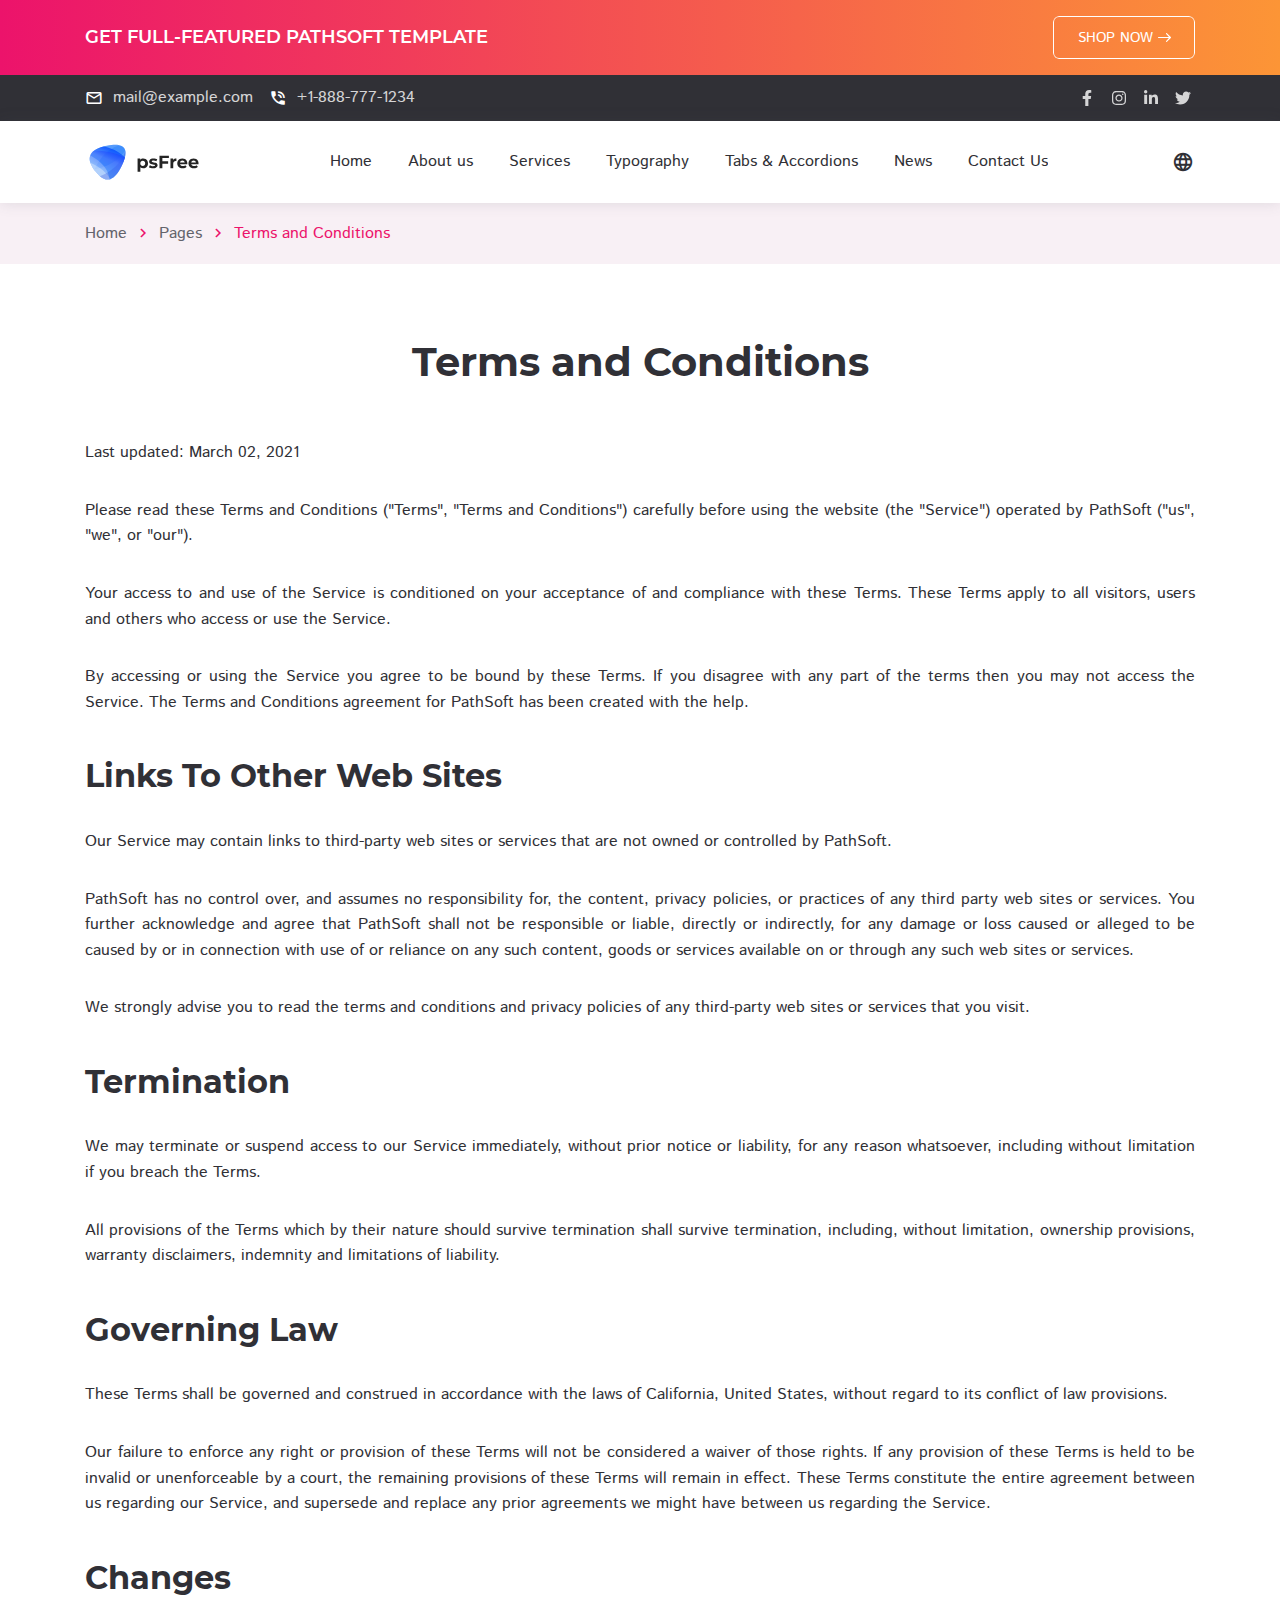
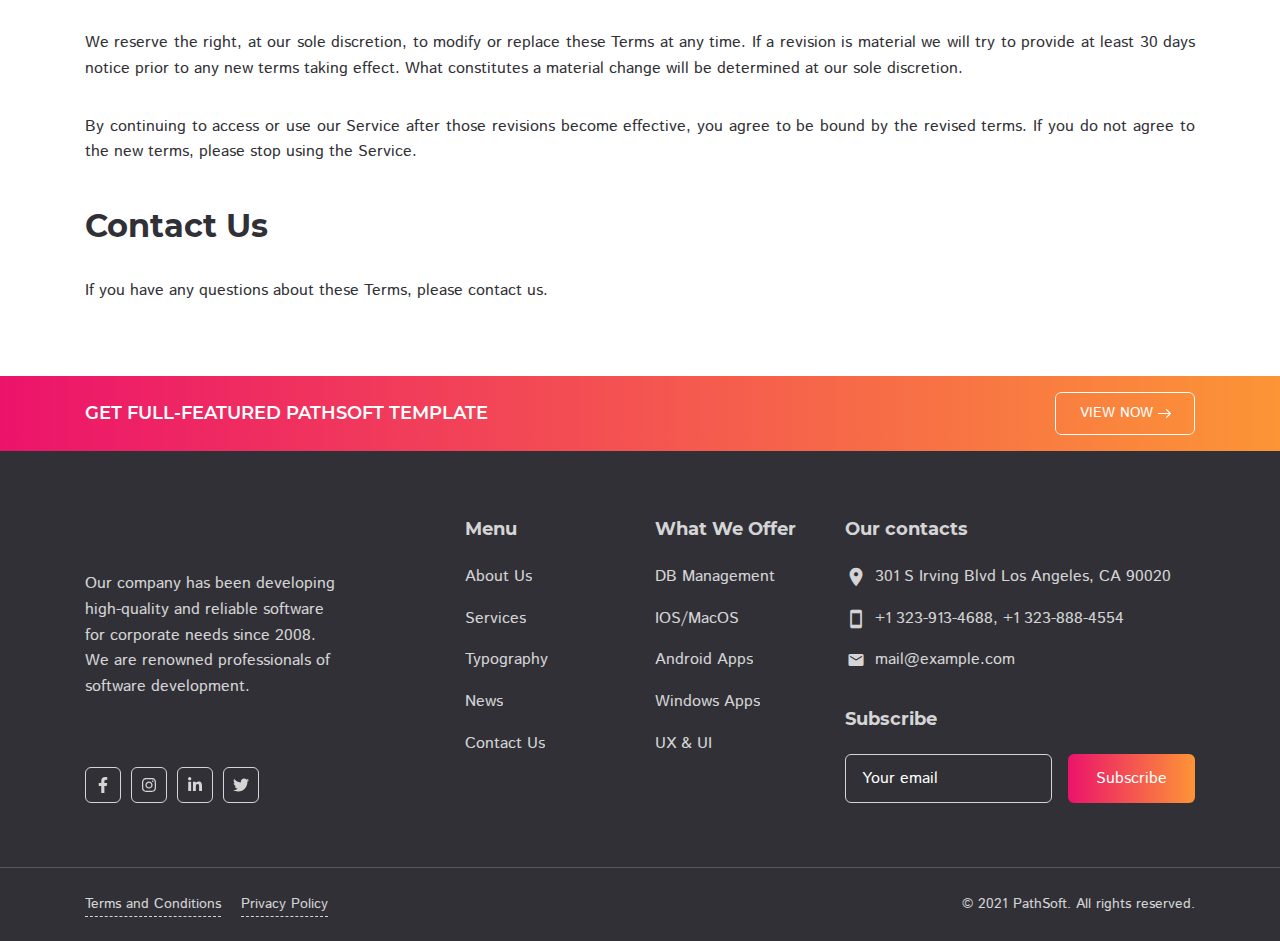
<file: terms-and-conditions.html>
<!DOCTYPE html><html lang="en">

<head>

    <meta charset="utf-8">

    <title>PathSoft - IT Solution for You Business</title>

    <meta name="description" content="Description">
    <meta http-equiv="X-UA-Compatible" content="IE=edge">
    <meta name="viewport" content="width=device-width, initial-scale=1, maximum-scale=2">
        
    <link rel="icon" href="assets/img/favicon/favicon.ico" type="image/x-icon"> 

    <link rel="stylesheet" href="assets/css/libs.css">
<link rel="stylesheet" href="assets/css/style.css">
    <link rel="preload" href="assets/fonts/istok-web-v15-latin/istok-web-v15-latin-regular.woff2" as="font" type="font/woff2" crossorigin>
<link rel="preload" href="assets/fonts/istok-web-v15-latin/istok-web-v15-latin-700.woff2" as="font" type="font/woff2" crossorigin>
<link rel="preload" href="assets/fonts/montserrat-v15-latin/montserrat-v15-latin-700.woff2" as="font" type="font/woff2" crossorigin>
<link rel="preload" href="assets/fonts/montserrat-v15-latin/montserrat-v15-latin-600.woff2" as="font" type="font/woff2" crossorigin>

<link rel="preload" href="assets/fonts/material-icons/material-icons.woff2" as="font" type="font/woff2" crossorigin>
<link rel="preload" href="assets/fonts/material-icons/material-icons-outlined.woff2" as="font" type="font/woff2" crossorigin>

</head>

<body>

	<main class="main">
		
		<div class="main-inner">

			<!-- Begin mobile main menu -->
<nav class="mmm">
    <div class="mmm-content">
        <ul class="mmm-list">
            <li><a href="index.html">Home</a></li>
            <li><a href="about-us.html">About us</a></li>
            <li><a href="services.html">Services</a></li>
            <li><a href="typography.html">Typography</a></li>
            <li><a href="tabs-and-accordions.html">Tabs & Accordions</a></li>
            <li><a href="news.html">News</a></li>
            <li><a href="contact-us.html">Contact Us</a></li>
        </ul>
    </div>
    <div class="mmm-footer">
        <ul class="mmm-lang">
            <li class="active"><a href="#!"><span>En</span></a></li>
            <li><a href="#!"><span>Sp</span></a></li>
            <li><a href="#!"><span>It</span></a></li>
            <li><a href="#!"><span>Uk</span></a></li>
            <li><a href="#!"><span>Ru</span></a></li>
        </ul>
    </div>
</nav><!-- End mobile main menu -->

<a class="bff d-none d-md-block" href="https://www.templatemonster.com/website-templates/pathsoft-it-solutions-for-your-business-services-website-template-83414.html">
    <div class="container">
        <div class="row">
            <div class="col">
                <div class="bff-container">
                    <p>Get Full-Featured PathSoft Template</p>
                    <div class="btn btn-border btn-small">
                        <span>SHOP NOW</span>
                        <svg class="btn-icon-right" viewBox="0 0 13 9" width="13" height="9"><use xlink:href="assets/img/sprite.svg#arrow-right"></use></svg>
                    </div>
                </div>
            </div>
        </div>
    </div>
</a>

<!-- Begin header -->
<header class="header">
    <!-- Begin header top -->
    <nav class="header-top">
        <div class="container">
            <div class="row align-items-center justify-content-between">
                <div class="col-auto">
                    <!-- Begin header top info -->
                    <ul class="header-top-info">
                        <li>
                            <a href="mailto:mail@example.com">
                                <i class="material-icons md-18">mail_outline</i>
                                <span>mail@example.com</span>
                            </a>
                        </li>
                        <li>
                            <a href="mailto:mail@example.com" class="formingHrefTel">
                                <i class="material-icons md-18">phone_in_talk</i>
                                <span>+1-888-777-1234</span>
                            </a>
                        </li>
                    </ul><!-- Ennd header top info -->
                </div>
                <div class="col-auto">
                    <div class="header-top-links">
                        <!-- Begin social links -->
                        <ul class="social-links">
                            <li>
                                <a href="#!" title="Facebook">
                                    <svg viewBox="0 0 320 512"><use xlink:href="assets/img/sprite.svg#facebook-icon"></use></svg>
                                </a>
                            </li>
                            <li>
                                <a href="#!" title="Instagram">
                                    <svg viewBox="0 0 448 512"><use xlink:href="assets/img/sprite.svg#instagram-icon"></use></svg>
                                </a>
                            </li>
                            <li>
                                <a href="#!" title="LinkedIn">
                                    <svg viewBox="0 0 448 512"><use xlink:href="assets/img/sprite.svg#linkedin-icon"></use></svg>
                                </a>
                            </li>
                            <li>
                                <a href="#!" title="Twitter">
                                    <svg viewBox="0 0 512 512"><use xlink:href="assets/img/sprite.svg#twitter-icon"></use></svg>
                                </a>
                            </li>
                        </ul><!-- End social links -->
                    </div>
                </div>
            </div>
        </div>
    </nav><!-- End header top -->
    <!-- Begin header fixed -->
    <nav class="header-fixed">
        <div class="container">
            <div class="row flex-nowrap align-items-center justify-content-between">
                <div class="col-auto d-block d-lg-none header-fixed-col">
                    <div class="main-mnu-btn">
                        <span class="bar bar-1"></span>
                        <span class="bar bar-2"></span>
                        <span class="bar bar-3"></span>
                        <span class="bar bar-4"></span>
                    </div>
                </div>
                <div class="col-auto header-fixed-col">
                    <!-- Begin logo -->
                    <a href="/" class="logo" title="PathSoft">
                        <img src="assets/img/logo.svg" width="115" height="36" alt="PathSoft">
                    </a><!-- End logo -->
                </div>
                <div class="col-auto header-fixed-col d-none d-lg-block col-static">
                    <!-- Begin main menu -->
<nav class="main-mnu">
    <ul class="main-mnu-list">
        <li><a href="index.html" data-title="Home"><span>Home</span></a></li>
        <li><a href="about-us.html" data-title="About us"><span>About us</span></a></li>
        <li><a href="services.html" data-title="Services"><span>Services</span></a></li>
        <li><a href="typography.html" data-title="Typography"><span>Typography</span></a></li>
        <li><a href="tabs-and-accordions.html" data-title="Tabs & Accordions"><span>Tabs & Accordions</span></a></li>
        <li><a href="news.html" data-title="News"><span>News</span></a></li>
        <li><a href="contact-us.html" data-title="Contact Us"><span>Contact Us</span></a></li>
    </ul>
</nav><!-- End main menu -->
                </div>
                <div class="col-auto header-fixed-col col-static">
                    <!-- Begin header actions -->
                    <ul class="header-actions">
                        <!-- Begin header languarge -->
                        <li class="d-none d-lg-block">
                            <div class="header-lang">
                                <div class="header-lang-current"><i class="material-icons md-22">language</i></div>
                                <ul class="header-lang-list">
                                    <li class="active"><a href="#!" class="hover-link" data-lang="En" data-title="English"><span>English</span></a></li>
                                    <li><a href="#!" class="hover-link" data-lang="Sp" data-title="Spanish"><span>Spanish</span></a></li>
                                    <li><a href="#!" class="hover-link" data-lang="It" data-title="Italian"><span>Italian</span></a></li>
                                    <li><a href="#!" class="hover-link" data-lang="Uk" data-title="Ukraine"><span>Ukraine</span></a></li>
                                    <li><a href="#!" class="hover-link" data-lang="Ru" data-title="Russian"><span>Russian</span></a></li>
                                </ul>
                            </div>
                        </li><!-- End header languarge -->
                        <!-- Begin header navbar -->
                        <li class="d-block d-lg-none">
                            <div class="header-navbar">
                                <div class="header-navbar-btn">
                                    <i class="material-icons md-24">more_vert</i>
                                </div>
                                <ul class="header-navbar-content">
                                    <li>
                                        <a href="mailto:mail@example.com">
                                            <i class="material-icons md-20">mail_outline</i>
                                            <span>mail@example.com</span>
                                        </a>
                                    </li>
                                    <li>
                                        <a href="mailto:mail@example.com" class="formingHrefTel">
                                            <i class="material-icons md-20">support_agent</i>
                                            <span>1-888-777-1234</span>
                                        </a>
                                    </li>
                                    <li>
                                        <!-- Begin social links -->
                                        <ul class="social-links">
                                            <li>
                                                <a href="#!" title="Facebook">
                                                    <svg viewBox="0 0 320 512"><use xlink:href="assets/img/sprite.svg#facebook-icon"></use></svg>
                                                </a>
                                            </li>
                                            <li>
                                                <a href="#!" title="Instagram">
                                                    <svg viewBox="0 0 448 512"><use xlink:href="assets/img/sprite.svg#instagram-icon"></use></svg>
                                                </a>
                                            </li>
                                            <li>
                                                <a href="#!" title="LinkedIn">
                                                    <svg viewBox="0 0 448 512"><use xlink:href="assets/img/sprite.svg#linkedin-icon"></use></svg>
                                                </a>
                                            </li>
                                            <li>
                                                <a href="#!" title="Twitter">
                                                    <svg viewBox="0 0 512 512"><use xlink:href="assets/img/sprite.svg#twitter-icon"></use></svg>
                                                </a>
                                            </li>
                                        </ul><!-- End social links -->
                                    </li>
                                </ul>
                            </div>
                        </li><!-- End header navbar -->
                    </ul><!-- End header actions -->
                </div>
            </div>
        </div>
    </nav><!-- End header fixed -->
</header><!-- End header -->

			<!-- Begin bread crumbs -->
			<nav class="bread-crumbs">
				<div class="container">
					<div class="row">
						<div class="col-12">
							<ul class="bread-crumbs-list">
								<li>
									<a href="index.html">Home</a>
									<i class="material-icons md-18">chevron_right</i>
								</li>
								<li>
									<a href="#!">Pages</a>
									<i class="material-icons md-18">chevron_right</i>
								</li>
								<li><a href="#!">Terms and Conditions</a></li>
							</ul>
						</div>
					</div>
				</div>
			</nav><!-- End bread crumbs -->

			<div class="section">
				<div class="container">
					<div class="row">
						<div class="col-12">
							<div class="section-heading heading-center">
								<h1>Terms and Conditions</h1>
							</div>
							<div class="content">
								<p>Last updated: March 02, 2021</p>
								<p>Please read these Terms and Conditions ("Terms", "Terms and Conditions") carefully before using the website (the "Service") operated by PathSoft ("us", "we", or "our").</p>
								<p>Your access to and use of the Service is conditioned on your acceptance of and compliance with these Terms. These
									Terms apply to all visitors, users and others who access or use the Service.</p>
								<p>By accessing or using the Service you agree to be bound by these Terms. If you disagree with any part of the
									terms then you may not access the Service. The Terms and Conditions agreement for PathSoft has been created with
									the help.</p>
								<h2>Links To Other Web Sites</h2>
								<p>Our Service may contain links to third-party web sites or services that are not owned or controlled by PathSoft.
								</p>
							
								<p>PathSoft has no control over, and assumes no responsibility for, the content, privacy policies, or practices of
									any third party web sites or services. You further acknowledge and agree that PathSoft shall not be responsible
									or liable, directly or indirectly, for any damage or loss caused or alleged to be caused by or in connection
									with use of or reliance on any such content, goods or services available on or through any such web sites or
									services.</p>
							
								<p>We strongly advise you to read the terms and conditions and privacy policies of any third-party web sites or
									services that you visit.</p>
							
								<h2>Termination</h2>
							
								<p>We may terminate or suspend access to our Service immediately, without prior notice or liability, for any reason
									whatsoever, including without limitation if you breach the Terms.</p>
							
								<p>All provisions of the Terms which by their nature should survive termination shall survive termination,
									including, without limitation, ownership provisions, warranty disclaimers, indemnity and limitations of
									liability.</p>
							
								<h2>Governing Law</h2>
							
								<p>These Terms shall be governed and construed in accordance with the laws of California, United States, without
									regard to its conflict of law provisions.</p>
							
								<p>Our failure to enforce any right or provision of these Terms will not be considered a waiver of those rights. If
									any provision of these Terms is held to be invalid or unenforceable by a court, the remaining provisions of
									these Terms will remain in effect. These Terms constitute the entire agreement between us regarding our Service,
									and supersede and replace any prior agreements we might have between us regarding the Service.</p>
							
								<h2>Changes</h2>
							
								<p>We reserve the right, at our sole discretion, to modify or replace these Terms at any time. If a revision is
									material we will try to provide at least 30 days notice prior to any new terms taking effect. What constitutes a
									material change will be determined at our sole discretion.</p>
							
								<p>By continuing to access or use our Service after those revisions become effective, you agree to be bound by the
									revised terms. If you do not agree to the new terms, please stop using the Service.</p>
							
							
								<h2>Contact Us</h2>
							
								<p>If you have any questions about these Terms, please contact us.</p>
							</div>
						</div>
					</div>
				</div>
			</div>

		</div>

		<a class="bff d-none d-md-block" href="https://www.templatemonster.com/website-templates/pathsoft-it-solutions-for-your-business-services-website-template-83414.html">
    <div class="container">
        <div class="row">
            <div class="col">
                <div class="bff-container">
                    <p>Get Full-Featured PathSoft Template</p>
                    <div class="btn btn-border btn-small">
                        <span>VIEW NOW</span>
                        <svg class="btn-icon-right" viewBox="0 0 13 9" width="13" height="9"><use xlink:href="assets/img/sprite.svg#arrow-right"></use></svg>
                    </div>
                </div>
            </div>
        </div>
    </div>
</a>

<!-- Begin footer -->
<footer class="footer">
    <div class="footer-main">
        <div class="container">
            <div class="row items">
                <div class="col-xl-3 col-lg-3 col-md-5 col-12 item">
                    <!-- Begin company info -->
                    <div class="footer-company-info">
                        <div class="footer-company-top">
                            <a href="/" class="logo" title="PathSoft">
                                <img data-src="assets/img/logo-white.svg" width="115" height="36" class="lazy" src="[data-uri]" alt="PathSoft">
                            </a>
                            <div class="footer-company-desc">
                                <p>Our company has been developing high-quality and reliable software for corporate needs since 2008. We are renowned professionals of software development.</p>
                            </div>
                        </div>
                        <ul class="footer-social-links">
                            <li>
                                <a href="#!" title="Facebook">
                                    <svg viewBox="0 0 320 512">
                                        <use xlink:href="assets/img/sprite.svg#facebook-icon"></use>
                                    </svg>
                                </a>
                            </li>
                            <li>
                                <a href="#!" title="Instagram">
                                    <svg viewBox="0 0 448 512">
                                        <use xlink:href="assets/img/sprite.svg#instagram-icon"></use>
                                    </svg>
                                </a>
                            </li>
                            <li>
                                <a href="#!" title="LinkedIn">
                                    <svg viewBox="0 0 448 512">
                                        <use xlink:href="assets/img/sprite.svg#linkedin-icon"></use>
                                    </svg>
                                </a>
                            </li>
                            <li>
                                <a href="#!" title="Twitter">
                                    <svg viewBox="0 0 512 512">
                                        <use xlink:href="assets/img/sprite.svg#twitter-icon"></use>
                                    </svg>
                                </a>
                            </li>
                        </ul>
                    </div>
                    <!-- End company info -->
                </div>
                <div class="col-xl-2 offset-xl-1 col-md-3 col-5 col-lg-2 item">
                    <div class="footer-item">
                        <p class="footer-item-heading">Menu</p>
                        <nav class="footer-nav">
                            <ul class="footer-mnu">
                                <li><a href="about-us.html" class="hover-link" data-title="About Us"><span>About Us</span></a></li>
                                <li><a href="services.html" class="hover-link" data-title="Services"><span>Services</span></a></li>
                                <li><a href="typography.html" data-title="Typography"><span>Typography</span></a></li>
                                <li><a href="news.html" class="hover-link" data-title="News"><span>News</span></a></li>
                                <li><a href="contact-us.html" class="hover-link" data-title="Contact Us"><span>Contact Us</span></a></li>
                            </ul>
                        </nav>
                    </div>
                </div>
                <div class="col-xl-2 col-lg-3 col-md-3 col-7 item">
                    <div class="footer-item">
                        <p class="footer-item-heading">What We Offer</p>
                        <nav class="footer-nav">
                            <ul class="footer-mnu">
                                <li><a href="#!" class="hover-link" data-title="DB Management"><span>DB Management</span></a></li>
                                <li><a href="#!" class="hover-link" data-title="IOS/MacOS"><span>IOS/MacOS</span></a></li>
                                <li><a href="#!" class="hover-link" data-title="Android Apps"><span>Android Apps</span></a></li>
                                <li><a href="#!" class="hover-link" data-title="Windows Apps"><span>Windows Apps</span></a></li>
                                <li><a href="#!" class="hover-link" data-title="UX & UI"><span>UX & UI</span></a></li>
                            </ul>
                        </nav>
                    </div>
                </div>
                <div class="col-xs-4 col-lg-4 col-12 item">
                    <div class="footer-item">
                        <p class="footer-item-heading">Our contacts</p>
                        <ul class="footer-contacts">
                            <li>
                                <i class="material-icons md-22">location_on</i>
                                <div class="footer-contact-info">
                                    301 S Irving Blvd Los Angeles, CA 90020
                                </div>
                            </li>
                            <li>
                                <i class="material-icons md-22 footer-contact-tel">smartphone</i>
                                <div class="footer-contact-info">
                                    <a href="#!" class="formingHrefTel">+1 323-913-4688</a>, <a href="#!" class="formingHrefTel">+1 323-888-4554</a>
                                </div>
                            </li>
                            <li>
                                <i class="material-icons md-22 footer-contact-email">email</i>
                                <div class="footer-contact-info">
                                    <a href="mailto:mail@example.com">mail@example.com</a>
                                </div>
                            </li>
                        </ul>
                    </div>
                    <div class="footer-item">
                        <p class="footer-item-heading">Subscribe</p>
                        <form action="#!" method="post" class="footer-subscribe">
                            <div class="form-field">
                                <label for="subscribe-email" class="form-field-label">Your email</label>
                                <input type="email" class="form-field-input" name="Subscribe_email" value="" autocomplete="off" required="required" id="subscribe-email">
                            </div>
                            <div class="form-btn">
                                <button type="submit" class="btn ripple"><span>Subscribe</span></button>
                            </div>
                        </form>
                    </div>
                </div>
            </div>
        </div>
    </div>
    <div class="footer-bottom">
        <div class="container">
            <div class="row justify-content-between items">
                <div class="col-md-auto col-12 item">
                    <nav class="footer-links">
                        <ul>
                            <li><a href="terms-and-conditions.html">Terms and Conditions</a></li>
                            <li><a href="privacy-policy.html">Privacy Policy</a></li>
                        </ul>
                    </nav>
                </div>
                <div class="col-md-auto col-12 item">
                    <div class="copyright">© 2021 PathSoft. All rights reserved.</div>
                </div>
            </div>
        </div>
    </div>
</footer><!-- End footer -->

	</main><!-- End main -->

	<script src="assets/libs/jquery/jquery.min.js"></script>
<script src="assets/libs/lozad/lozad.min.js"></script>
<script src="assets/libs/device/device.js"></script>
<script src="assets/libs/ScrollToFixed/jquery-scrolltofixed-min.js"></script>
<script src="assets/libs/spincrement/jquery.spincrement.min.js"></script>
<script src="assets/libs/jquery-validation-1.19.3/jquery.validate.min.js"></script>
<script src="assets/js/custom.js"></script>
</body>
</html>
</file>
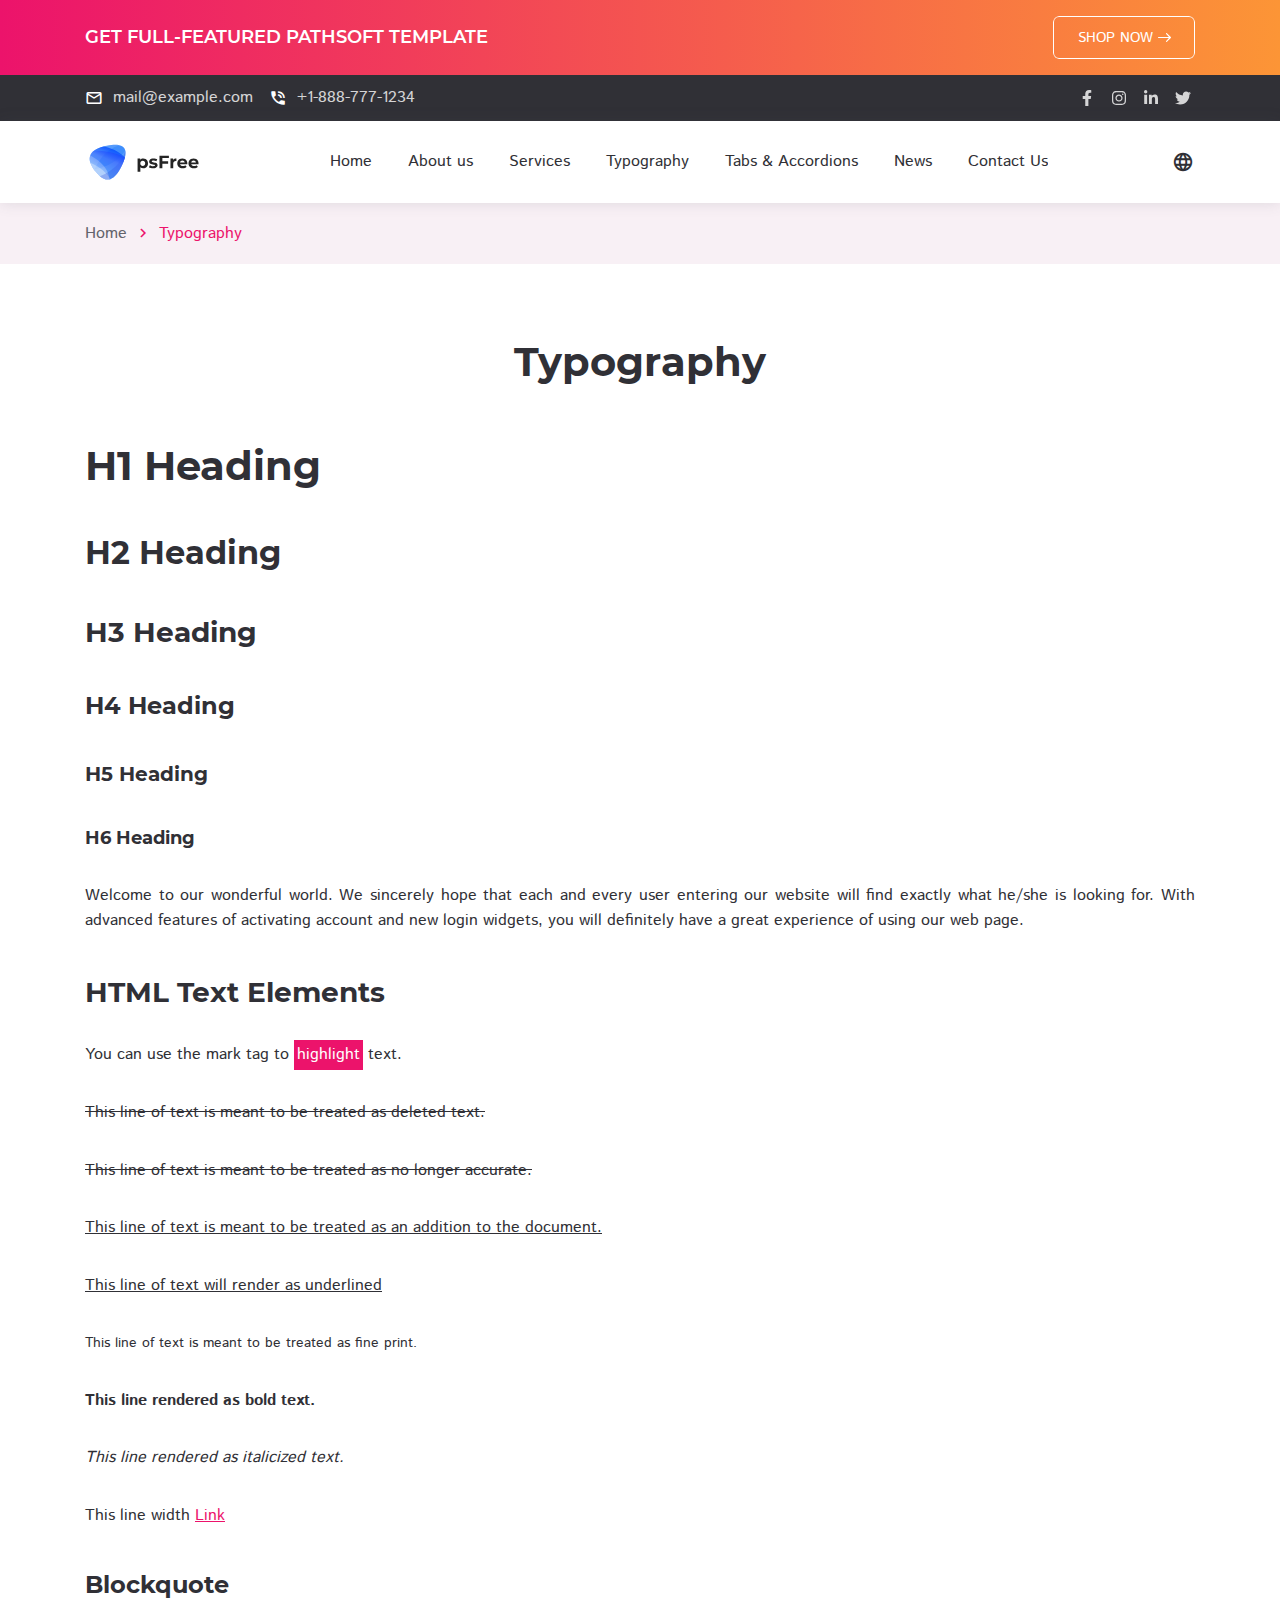
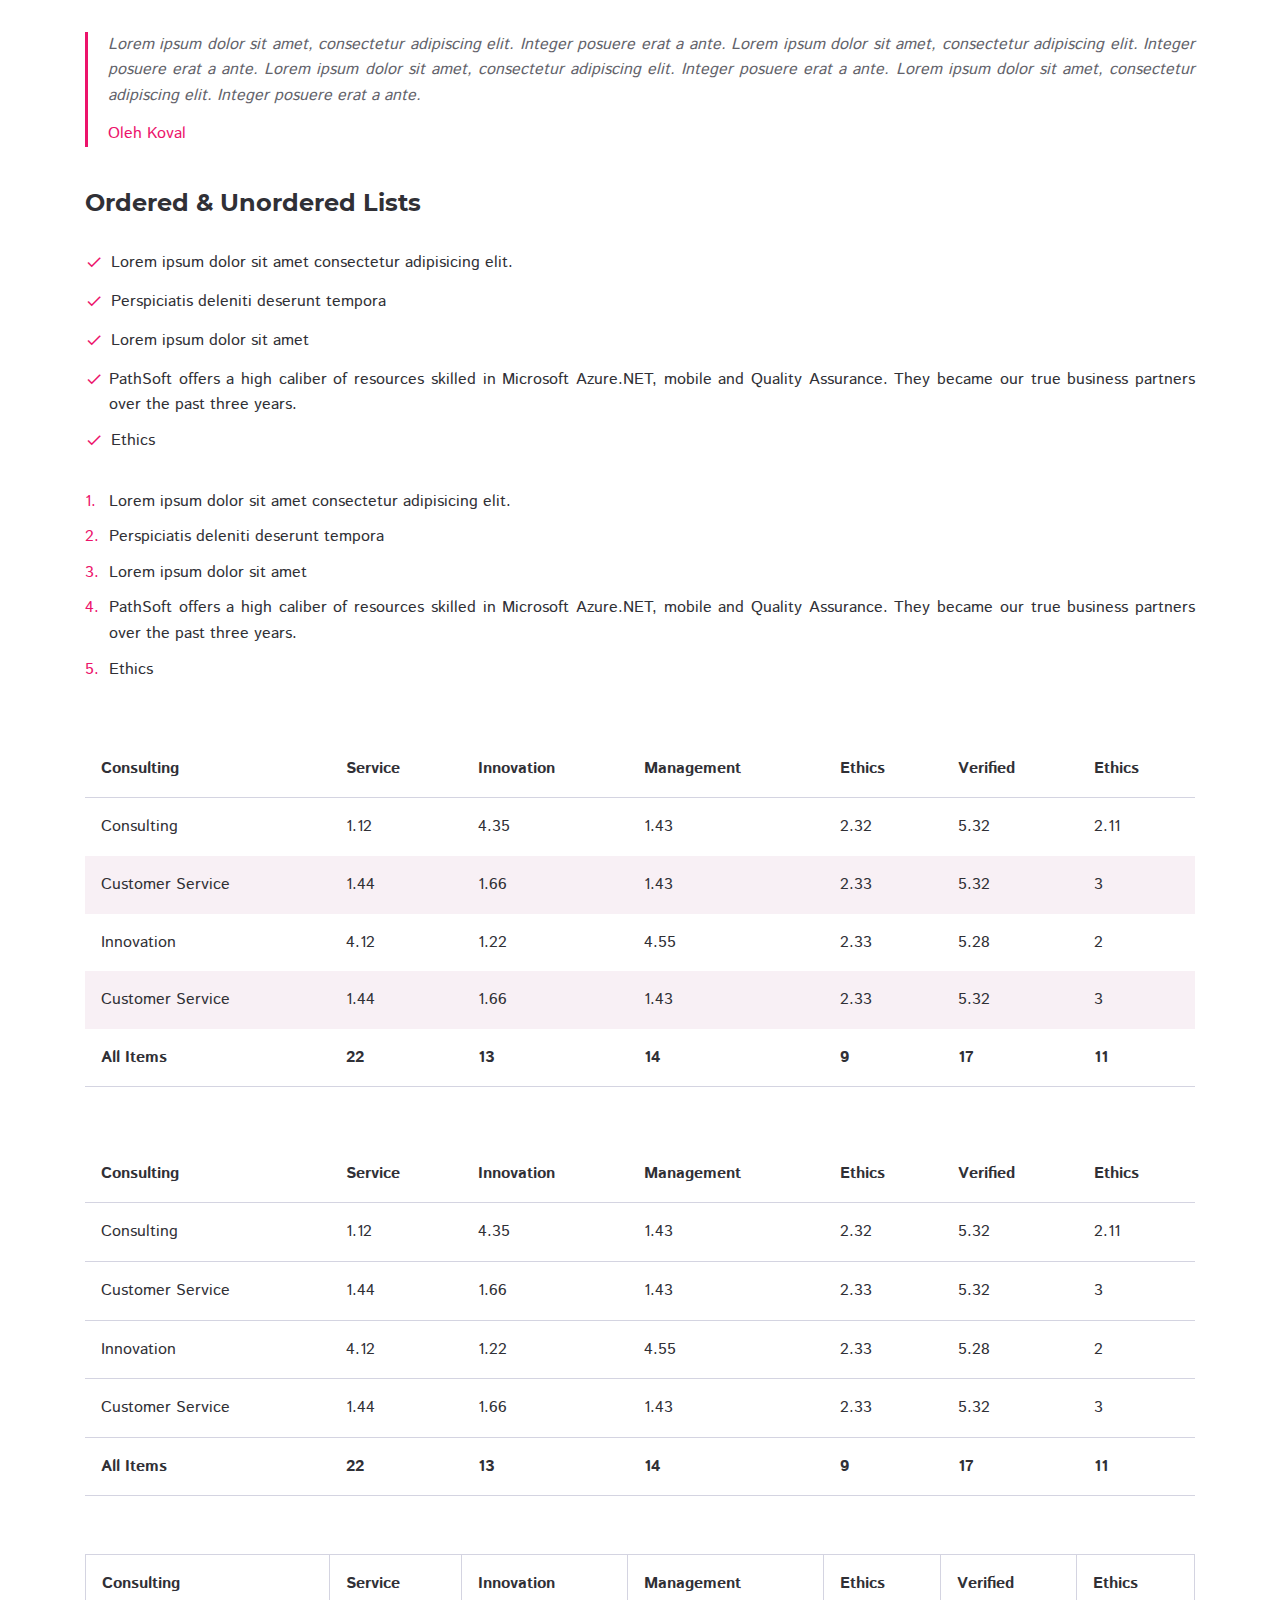
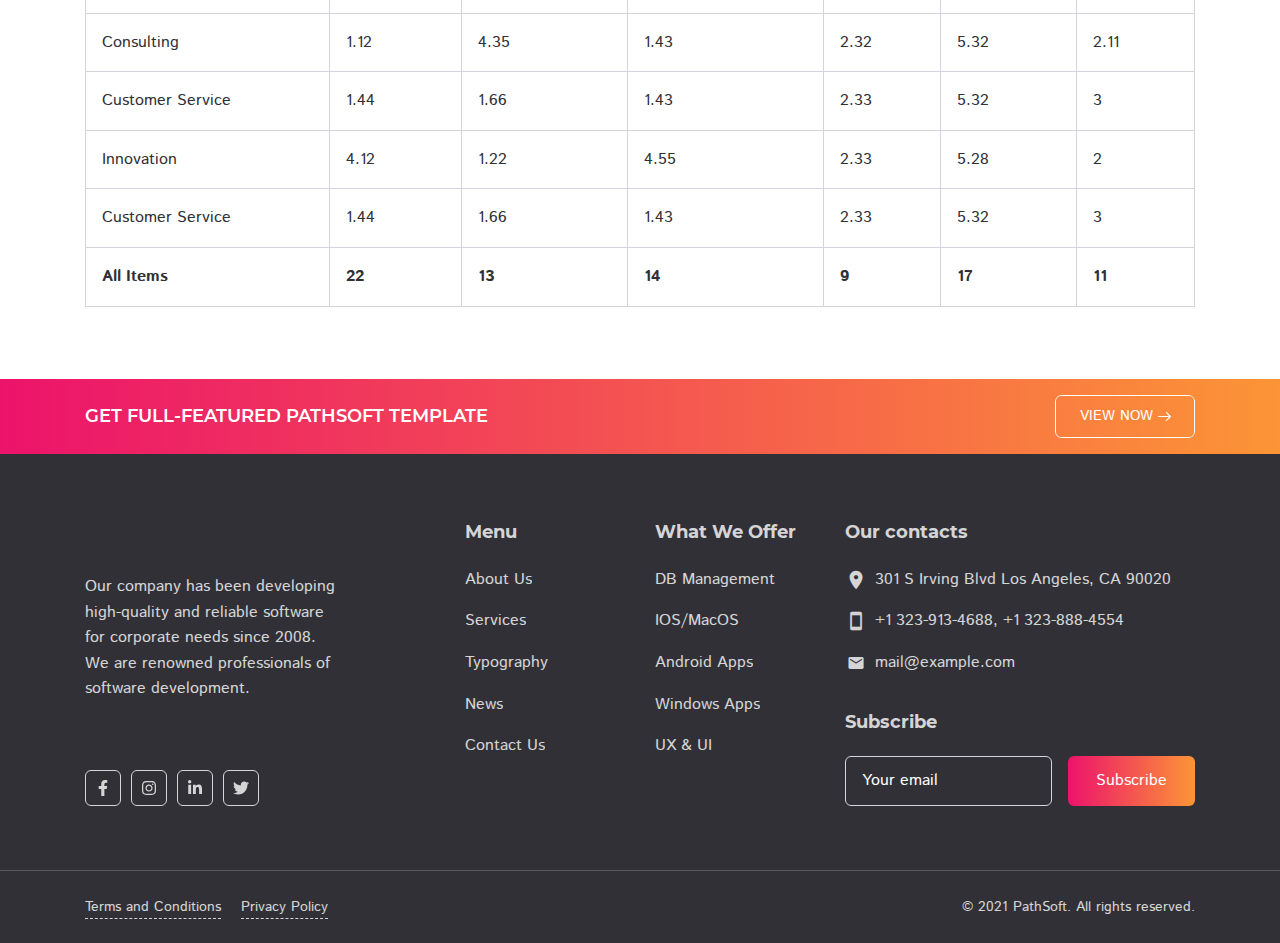
<file: typography.html>
<!DOCTYPE html><html lang="en">

<head>

    <meta charset="utf-8">

    <title>PathSoft - IT Solution for You Business</title>

    <meta name="description" content="Description">
    <meta http-equiv="X-UA-Compatible" content="IE=edge">
    <meta name="viewport" content="width=device-width, initial-scale=1, maximum-scale=2">
        
    <link rel="icon" href="assets/img/favicon/favicon.ico" type="image/x-icon"> 

    <link rel="stylesheet" href="assets/css/libs.css">
<link rel="stylesheet" href="assets/css/style.css">
    <link rel="preload" href="assets/fonts/istok-web-v15-latin/istok-web-v15-latin-regular.woff2" as="font" type="font/woff2" crossorigin>
<link rel="preload" href="assets/fonts/istok-web-v15-latin/istok-web-v15-latin-700.woff2" as="font" type="font/woff2" crossorigin>
<link rel="preload" href="assets/fonts/montserrat-v15-latin/montserrat-v15-latin-700.woff2" as="font" type="font/woff2" crossorigin>
<link rel="preload" href="assets/fonts/montserrat-v15-latin/montserrat-v15-latin-600.woff2" as="font" type="font/woff2" crossorigin>

<link rel="preload" href="assets/fonts/material-icons/material-icons.woff2" as="font" type="font/woff2" crossorigin>
<link rel="preload" href="assets/fonts/material-icons/material-icons-outlined.woff2" as="font" type="font/woff2" crossorigin>

</head>

<body>

	<main class="main">
		
		<div class="main-inner">

			<!-- Begin mobile main menu -->
<nav class="mmm">
    <div class="mmm-content">
        <ul class="mmm-list">
            <li><a href="index.html">Home</a></li>
            <li><a href="about-us.html">About us</a></li>
            <li><a href="services.html">Services</a></li>
            <li><a href="typography.html">Typography</a></li>
            <li><a href="tabs-and-accordions.html">Tabs & Accordions</a></li>
            <li><a href="news.html">News</a></li>
            <li><a href="contact-us.html">Contact Us</a></li>
        </ul>
    </div>
    <div class="mmm-footer">
        <ul class="mmm-lang">
            <li class="active"><a href="#!"><span>En</span></a></li>
            <li><a href="#!"><span>Sp</span></a></li>
            <li><a href="#!"><span>It</span></a></li>
            <li><a href="#!"><span>Uk</span></a></li>
            <li><a href="#!"><span>Ru</span></a></li>
        </ul>
    </div>
</nav><!-- End mobile main menu -->

<a class="bff d-none d-md-block" href="https://www.templatemonster.com/website-templates/pathsoft-it-solutions-for-your-business-services-website-template-83414.html">
    <div class="container">
        <div class="row">
            <div class="col">
                <div class="bff-container">
                    <p>Get Full-Featured PathSoft Template</p>
                    <div class="btn btn-border btn-small">
                        <span>SHOP NOW</span>
                        <svg class="btn-icon-right" viewBox="0 0 13 9" width="13" height="9"><use xlink:href="assets/img/sprite.svg#arrow-right"></use></svg>
                    </div>
                </div>
            </div>
        </div>
    </div>
</a>

<!-- Begin header -->
<header class="header">
    <!-- Begin header top -->
    <nav class="header-top">
        <div class="container">
            <div class="row align-items-center justify-content-between">
                <div class="col-auto">
                    <!-- Begin header top info -->
                    <ul class="header-top-info">
                        <li>
                            <a href="mailto:mail@example.com">
                                <i class="material-icons md-18">mail_outline</i>
                                <span>mail@example.com</span>
                            </a>
                        </li>
                        <li>
                            <a href="mailto:mail@example.com" class="formingHrefTel">
                                <i class="material-icons md-18">phone_in_talk</i>
                                <span>+1-888-777-1234</span>
                            </a>
                        </li>
                    </ul><!-- Ennd header top info -->
                </div>
                <div class="col-auto">
                    <div class="header-top-links">
                        <!-- Begin social links -->
                        <ul class="social-links">
                            <li>
                                <a href="#!" title="Facebook">
                                    <svg viewBox="0 0 320 512"><use xlink:href="assets/img/sprite.svg#facebook-icon"></use></svg>
                                </a>
                            </li>
                            <li>
                                <a href="#!" title="Instagram">
                                    <svg viewBox="0 0 448 512"><use xlink:href="assets/img/sprite.svg#instagram-icon"></use></svg>
                                </a>
                            </li>
                            <li>
                                <a href="#!" title="LinkedIn">
                                    <svg viewBox="0 0 448 512"><use xlink:href="assets/img/sprite.svg#linkedin-icon"></use></svg>
                                </a>
                            </li>
                            <li>
                                <a href="#!" title="Twitter">
                                    <svg viewBox="0 0 512 512"><use xlink:href="assets/img/sprite.svg#twitter-icon"></use></svg>
                                </a>
                            </li>
                        </ul><!-- End social links -->
                    </div>
                </div>
            </div>
        </div>
    </nav><!-- End header top -->
    <!-- Begin header fixed -->
    <nav class="header-fixed">
        <div class="container">
            <div class="row flex-nowrap align-items-center justify-content-between">
                <div class="col-auto d-block d-lg-none header-fixed-col">
                    <div class="main-mnu-btn">
                        <span class="bar bar-1"></span>
                        <span class="bar bar-2"></span>
                        <span class="bar bar-3"></span>
                        <span class="bar bar-4"></span>
                    </div>
                </div>
                <div class="col-auto header-fixed-col">
                    <!-- Begin logo -->
                    <a href="/" class="logo" title="PathSoft">
                        <img src="assets/img/logo.svg" width="115" height="36" alt="PathSoft">
                    </a><!-- End logo -->
                </div>
                <div class="col-auto header-fixed-col d-none d-lg-block col-static">
                    <!-- Begin main menu -->
<nav class="main-mnu">
    <ul class="main-mnu-list">
        <li><a href="index.html" data-title="Home"><span>Home</span></a></li>
        <li><a href="about-us.html" data-title="About us"><span>About us</span></a></li>
        <li><a href="services.html" data-title="Services"><span>Services</span></a></li>
        <li><a href="typography.html" data-title="Typography"><span>Typography</span></a></li>
        <li><a href="tabs-and-accordions.html" data-title="Tabs & Accordions"><span>Tabs & Accordions</span></a></li>
        <li><a href="news.html" data-title="News"><span>News</span></a></li>
        <li><a href="contact-us.html" data-title="Contact Us"><span>Contact Us</span></a></li>
    </ul>
</nav><!-- End main menu -->
                </div>
                <div class="col-auto header-fixed-col col-static">
                    <!-- Begin header actions -->
                    <ul class="header-actions">
                        <!-- Begin header languarge -->
                        <li class="d-none d-lg-block">
                            <div class="header-lang">
                                <div class="header-lang-current"><i class="material-icons md-22">language</i></div>
                                <ul class="header-lang-list">
                                    <li class="active"><a href="#!" class="hover-link" data-lang="En" data-title="English"><span>English</span></a></li>
                                    <li><a href="#!" class="hover-link" data-lang="Sp" data-title="Spanish"><span>Spanish</span></a></li>
                                    <li><a href="#!" class="hover-link" data-lang="It" data-title="Italian"><span>Italian</span></a></li>
                                    <li><a href="#!" class="hover-link" data-lang="Uk" data-title="Ukraine"><span>Ukraine</span></a></li>
                                    <li><a href="#!" class="hover-link" data-lang="Ru" data-title="Russian"><span>Russian</span></a></li>
                                </ul>
                            </div>
                        </li><!-- End header languarge -->
                        <!-- Begin header navbar -->
                        <li class="d-block d-lg-none">
                            <div class="header-navbar">
                                <div class="header-navbar-btn">
                                    <i class="material-icons md-24">more_vert</i>
                                </div>
                                <ul class="header-navbar-content">
                                    <li>
                                        <a href="mailto:mail@example.com">
                                            <i class="material-icons md-20">mail_outline</i>
                                            <span>mail@example.com</span>
                                        </a>
                                    </li>
                                    <li>
                                        <a href="mailto:mail@example.com" class="formingHrefTel">
                                            <i class="material-icons md-20">support_agent</i>
                                            <span>1-888-777-1234</span>
                                        </a>
                                    </li>
                                    <li>
                                        <!-- Begin social links -->
                                        <ul class="social-links">
                                            <li>
                                                <a href="#!" title="Facebook">
                                                    <svg viewBox="0 0 320 512"><use xlink:href="assets/img/sprite.svg#facebook-icon"></use></svg>
                                                </a>
                                            </li>
                                            <li>
                                                <a href="#!" title="Instagram">
                                                    <svg viewBox="0 0 448 512"><use xlink:href="assets/img/sprite.svg#instagram-icon"></use></svg>
                                                </a>
                                            </li>
                                            <li>
                                                <a href="#!" title="LinkedIn">
                                                    <svg viewBox="0 0 448 512"><use xlink:href="assets/img/sprite.svg#linkedin-icon"></use></svg>
                                                </a>
                                            </li>
                                            <li>
                                                <a href="#!" title="Twitter">
                                                    <svg viewBox="0 0 512 512"><use xlink:href="assets/img/sprite.svg#twitter-icon"></use></svg>
                                                </a>
                                            </li>
                                        </ul><!-- End social links -->
                                    </li>
                                </ul>
                            </div>
                        </li><!-- End header navbar -->
                    </ul><!-- End header actions -->
                </div>
            </div>
        </div>
    </nav><!-- End header fixed -->
</header><!-- End header -->

			<!-- Begin bread crumbs -->
			<nav class="bread-crumbs">
				<div class="container">
					<div class="row">
						<div class="col-12">
							<ul class="bread-crumbs-list">
								<li>
									<a href="index.html">Home</a>
									<i class="material-icons md-18">chevron_right</i>
								</li>
								<li><a href="#!">Typography</a></li>
							</ul>
						</div>
					</div>
				</div>
			</nav><!-- End bread crumbs -->

			<div class="section">
				<div class="container">
					<div class="row">
						<div class="col-12">
							<div class="section-heading heading-center">
								<h1>Typography</h1>
							</div>
							<div class="content">
								<h1>H1 Heading</h1>
								<h2>H2 Heading</h2>
								<h3>H3 Heading</h3>
								<h4>H4 Heading</h4>
								<h5>H5 Heading</h5>
								<h6>H6 Heading</h6>
								<p>Welcome to our wonderful world. We sincerely hope that each and every user entering our website will find
									exactly what he/she is looking for. With advanced features of activating account and new login widgets,
									you will definitely have a great experience of using our web page.</p>
								<h3>HTML Text Elements</h3>
								<p>You can use the mark tag to <mark>highlight</mark> text.</p>
								<p><del>This line of text is meant to be treated as deleted text.</del></p>
								<p><s>This line of text is meant to be treated as no longer accurate.</s></p>
								<p><ins>This line of text is meant to be treated as an addition to the document.</ins></p>
								<p><u>This line of text will render as underlined</u></p>
								<p><small>This line of text is meant to be treated as fine print.</small></p>
								<p><strong>This line rendered as bold text.</strong></p>
								<p><em>This line rendered as italicized text.</em></p>
								<p>This line width <a href="#!">Link</a></p>
								<h4>Blockquote</h4>
								<blockquote>
									<p>Lorem ipsum dolor sit amet, consectetur adipiscing elit. Integer posuere erat a ante. Lorem ipsum
										dolor sit amet, consectetur adipiscing elit. Integer posuere erat a ante. Lorem ipsum dolor sit
										amet, consectetur adipiscing elit. Integer posuere erat a ante. Lorem ipsum dolor sit amet,
										consectetur adipiscing elit. Integer posuere erat a ante.</p>
									<footer>Oleh Koval</footer>
								</blockquote>
								<h4>Ordered & Unordered Lists</h4>
								<ul>
									<li>Lorem ipsum dolor sit amet consectetur adipisicing elit.</li>
									<li>Perspiciatis deleniti deserunt tempora</li>
									<li>Lorem ipsum dolor sit amet</li>
									<li>PathSoft offers a high caliber of resources skilled in Microsoft Azure.NET, mobile and Quality
										Assurance. They became our true business partners over the past three years.</li>
									<li>Ethics</li>
								</ul>
								<ol>
									<li>Lorem ipsum dolor sit amet consectetur adipisicing elit.</li>
									<li>Perspiciatis deleniti deserunt tempora</li>
									<li>Lorem ipsum dolor sit amet</li>
									<li>PathSoft offers a high caliber of resources skilled in Microsoft Azure.NET, mobile and Quality
										Assurance. They became our true business partners over the past three years.</li>
									<li>Ethics</li>
								</ol>
								<br>
								<table>
									<thead>
										<tr>
											<th>Consulting</th>
											<th>Service</th>
											<th>Innovation</th>
											<th>Management</th>
											<th>Ethics</th>
											<th>Verified </th>
											<th>Ethics</th>
										</tr>
									</thead>
									<tbody>
										<tr>
											<td>Consulting</td>
											<td>1.12</td>
											<td>4.35</td>
											<td>1.43</td>
											<td>2.32</td>
											<td>5.32</td>
											<td>2.11</td>
										</tr>
										<tr>
											<td>Customer Service</td>
											<td>1.44</td>
											<td>1.66</td>
											<td>1.43</td>
											<td>2.33</td>
											<td>5.32</td>
											<td>3</td>
										</tr>
										<tr>
											<td>Innovation</td>
											<td>4.12</td>
											<td>1.22</td>
											<td>4.55</td>
											<td>2.33</td>
											<td>5.28</td>
											<td>2</td>
										</tr>
										<tr>
											<td>Customer Service</td>
											<td>1.44</td>
											<td>1.66</td>
											<td>1.43</td>
											<td>2.33</td>
											<td>5.32</td>
											<td>3</td>
										</tr>
									</tbody>
									<tfoot>
										<tr>
											<td>All Items</td>
											<td>22</td>
											<td>13</td>
											<td>14</td>
											<td>9</td>
											<td>17</td>
											<td>11</td>
										</tr>
									</tfoot>
								</table>
								<br>
								<table class="table-secondary">
									<thead>
										<tr>
											<th>Consulting</th>
											<th>Service</th>
											<th>Innovation</th>
											<th>Management</th>
											<th>Ethics</th>
											<th>Verified </th>
											<th>Ethics</th>
										</tr>
									</thead>
									<tbody>
										<tr>
											<td>Consulting</td>
											<td>1.12</td>
											<td>4.35</td>
											<td>1.43</td>
											<td>2.32</td>
											<td>5.32</td>
											<td>2.11</td>
										</tr>
										<tr>
											<td>Customer Service</td>
											<td>1.44</td>
											<td>1.66</td>
											<td>1.43</td>
											<td>2.33</td>
											<td>5.32</td>
											<td>3</td>
										</tr>
										<tr>
											<td>Innovation</td>
											<td>4.12</td>
											<td>1.22</td>
											<td>4.55</td>
											<td>2.33</td>
											<td>5.28</td>
											<td>2</td>
										</tr>
										<tr>
											<td>Customer Service</td>
											<td>1.44</td>
											<td>1.66</td>
											<td>1.43</td>
											<td>2.33</td>
											<td>5.32</td>
											<td>3</td>
										</tr>
									</tbody>
									<tfoot>
										<tr>
											<td>All Items</td>
											<td>22</td>
											<td>13</td>
											<td>14</td>
											<td>9</td>
											<td>17</td>
											<td>11</td>
										</tr>
									</tfoot>
								</table>
								<br>
								<table class="table-bordered">
									<thead>
										<tr>
											<th>Consulting</th>
											<th>Service</th>
											<th>Innovation</th>
											<th>Management</th>
											<th>Ethics</th>
											<th>Verified </th>
											<th>Ethics</th>
										</tr>
									</thead>
									<tbody>
										<tr>
											<td>Consulting</td>
											<td>1.12</td>
											<td>4.35</td>
											<td>1.43</td>
											<td>2.32</td>
											<td>5.32</td>
											<td>2.11</td>
										</tr>
										<tr>
											<td>Customer Service</td>
											<td>1.44</td>
											<td>1.66</td>
											<td>1.43</td>
											<td>2.33</td>
											<td>5.32</td>
											<td>3</td>
										</tr>
										<tr>
											<td>Innovation</td>
											<td>4.12</td>
											<td>1.22</td>
											<td>4.55</td>
											<td>2.33</td>
											<td>5.28</td>
											<td>2</td>
										</tr>
										<tr>
											<td>Customer Service</td>
											<td>1.44</td>
											<td>1.66</td>
											<td>1.43</td>
											<td>2.33</td>
											<td>5.32</td>
											<td>3</td>
										</tr>
									</tbody>
									<tfoot>
										<tr>
											<td>All Items</td>
											<td>22</td>
											<td>13</td>
											<td>14</td>
											<td>9</td>
											<td>17</td>
											<td>11</td>
										</tr>
									</tfoot>
								</table>
							</div>
						</div>
					</div>
				</div>
			</div>

		</div>

		<a class="bff d-none d-md-block" href="https://www.templatemonster.com/website-templates/pathsoft-it-solutions-for-your-business-services-website-template-83414.html">
    <div class="container">
        <div class="row">
            <div class="col">
                <div class="bff-container">
                    <p>Get Full-Featured PathSoft Template</p>
                    <div class="btn btn-border btn-small">
                        <span>VIEW NOW</span>
                        <svg class="btn-icon-right" viewBox="0 0 13 9" width="13" height="9"><use xlink:href="assets/img/sprite.svg#arrow-right"></use></svg>
                    </div>
                </div>
            </div>
        </div>
    </div>
</a>

<!-- Begin footer -->
<footer class="footer">
    <div class="footer-main">
        <div class="container">
            <div class="row items">
                <div class="col-xl-3 col-lg-3 col-md-5 col-12 item">
                    <!-- Begin company info -->
                    <div class="footer-company-info">
                        <div class="footer-company-top">
                            <a href="/" class="logo" title="PathSoft">
                                <img data-src="assets/img/logo-white.svg" width="115" height="36" class="lazy" src="[data-uri]" alt="PathSoft">
                            </a>
                            <div class="footer-company-desc">
                                <p>Our company has been developing high-quality and reliable software for corporate needs since 2008. We are renowned professionals of software development.</p>
                            </div>
                        </div>
                        <ul class="footer-social-links">
                            <li>
                                <a href="#!" title="Facebook">
                                    <svg viewBox="0 0 320 512">
                                        <use xlink:href="assets/img/sprite.svg#facebook-icon"></use>
                                    </svg>
                                </a>
                            </li>
                            <li>
                                <a href="#!" title="Instagram">
                                    <svg viewBox="0 0 448 512">
                                        <use xlink:href="assets/img/sprite.svg#instagram-icon"></use>
                                    </svg>
                                </a>
                            </li>
                            <li>
                                <a href="#!" title="LinkedIn">
                                    <svg viewBox="0 0 448 512">
                                        <use xlink:href="assets/img/sprite.svg#linkedin-icon"></use>
                                    </svg>
                                </a>
                            </li>
                            <li>
                                <a href="#!" title="Twitter">
                                    <svg viewBox="0 0 512 512">
                                        <use xlink:href="assets/img/sprite.svg#twitter-icon"></use>
                                    </svg>
                                </a>
                            </li>
                        </ul>
                    </div>
                    <!-- End company info -->
                </div>
                <div class="col-xl-2 offset-xl-1 col-md-3 col-5 col-lg-2 item">
                    <div class="footer-item">
                        <p class="footer-item-heading">Menu</p>
                        <nav class="footer-nav">
                            <ul class="footer-mnu">
                                <li><a href="about-us.html" class="hover-link" data-title="About Us"><span>About Us</span></a></li>
                                <li><a href="services.html" class="hover-link" data-title="Services"><span>Services</span></a></li>
                                <li><a href="typography.html" data-title="Typography"><span>Typography</span></a></li>
                                <li><a href="news.html" class="hover-link" data-title="News"><span>News</span></a></li>
                                <li><a href="contact-us.html" class="hover-link" data-title="Contact Us"><span>Contact Us</span></a></li>
                            </ul>
                        </nav>
                    </div>
                </div>
                <div class="col-xl-2 col-lg-3 col-md-3 col-7 item">
                    <div class="footer-item">
                        <p class="footer-item-heading">What We Offer</p>
                        <nav class="footer-nav">
                            <ul class="footer-mnu">
                                <li><a href="#!" class="hover-link" data-title="DB Management"><span>DB Management</span></a></li>
                                <li><a href="#!" class="hover-link" data-title="IOS/MacOS"><span>IOS/MacOS</span></a></li>
                                <li><a href="#!" class="hover-link" data-title="Android Apps"><span>Android Apps</span></a></li>
                                <li><a href="#!" class="hover-link" data-title="Windows Apps"><span>Windows Apps</span></a></li>
                                <li><a href="#!" class="hover-link" data-title="UX & UI"><span>UX & UI</span></a></li>
                            </ul>
                        </nav>
                    </div>
                </div>
                <div class="col-xs-4 col-lg-4 col-12 item">
                    <div class="footer-item">
                        <p class="footer-item-heading">Our contacts</p>
                        <ul class="footer-contacts">
                            <li>
                                <i class="material-icons md-22">location_on</i>
                                <div class="footer-contact-info">
                                    301 S Irving Blvd Los Angeles, CA 90020
                                </div>
                            </li>
                            <li>
                                <i class="material-icons md-22 footer-contact-tel">smartphone</i>
                                <div class="footer-contact-info">
                                    <a href="#!" class="formingHrefTel">+1 323-913-4688</a>, <a href="#!" class="formingHrefTel">+1 323-888-4554</a>
                                </div>
                            </li>
                            <li>
                                <i class="material-icons md-22 footer-contact-email">email</i>
                                <div class="footer-contact-info">
                                    <a href="mailto:mail@example.com">mail@example.com</a>
                                </div>
                            </li>
                        </ul>
                    </div>
                    <div class="footer-item">
                        <p class="footer-item-heading">Subscribe</p>
                        <form action="#!" method="post" class="footer-subscribe">
                            <div class="form-field">
                                <label for="subscribe-email" class="form-field-label">Your email</label>
                                <input type="email" class="form-field-input" name="Subscribe_email" value="" autocomplete="off" required="required" id="subscribe-email">
                            </div>
                            <div class="form-btn">
                                <button type="submit" class="btn ripple"><span>Subscribe</span></button>
                            </div>
                        </form>
                    </div>
                </div>
            </div>
        </div>
    </div>
    <div class="footer-bottom">
        <div class="container">
            <div class="row justify-content-between items">
                <div class="col-md-auto col-12 item">
                    <nav class="footer-links">
                        <ul>
                            <li><a href="terms-and-conditions.html">Terms and Conditions</a></li>
                            <li><a href="privacy-policy.html">Privacy Policy</a></li>
                        </ul>
                    </nav>
                </div>
                <div class="col-md-auto col-12 item">
                    <div class="copyright">© 2021 PathSoft. All rights reserved.</div>
                </div>
            </div>
        </div>
    </div>
</footer><!-- End footer -->

	</main><!-- End main -->

	<script src="assets/libs/jquery/jquery.min.js"></script>
<script src="assets/libs/lozad/lozad.min.js"></script>
<script src="assets/libs/device/device.js"></script>
<script src="assets/libs/ScrollToFixed/jquery-scrolltofixed-min.js"></script>
<script src="assets/libs/spincrement/jquery.spincrement.min.js"></script>
<script src="assets/libs/jquery-validation-1.19.3/jquery.validate.min.js"></script>
<script src="assets/js/custom.js"></script>
	
</body>
</html>
</file>
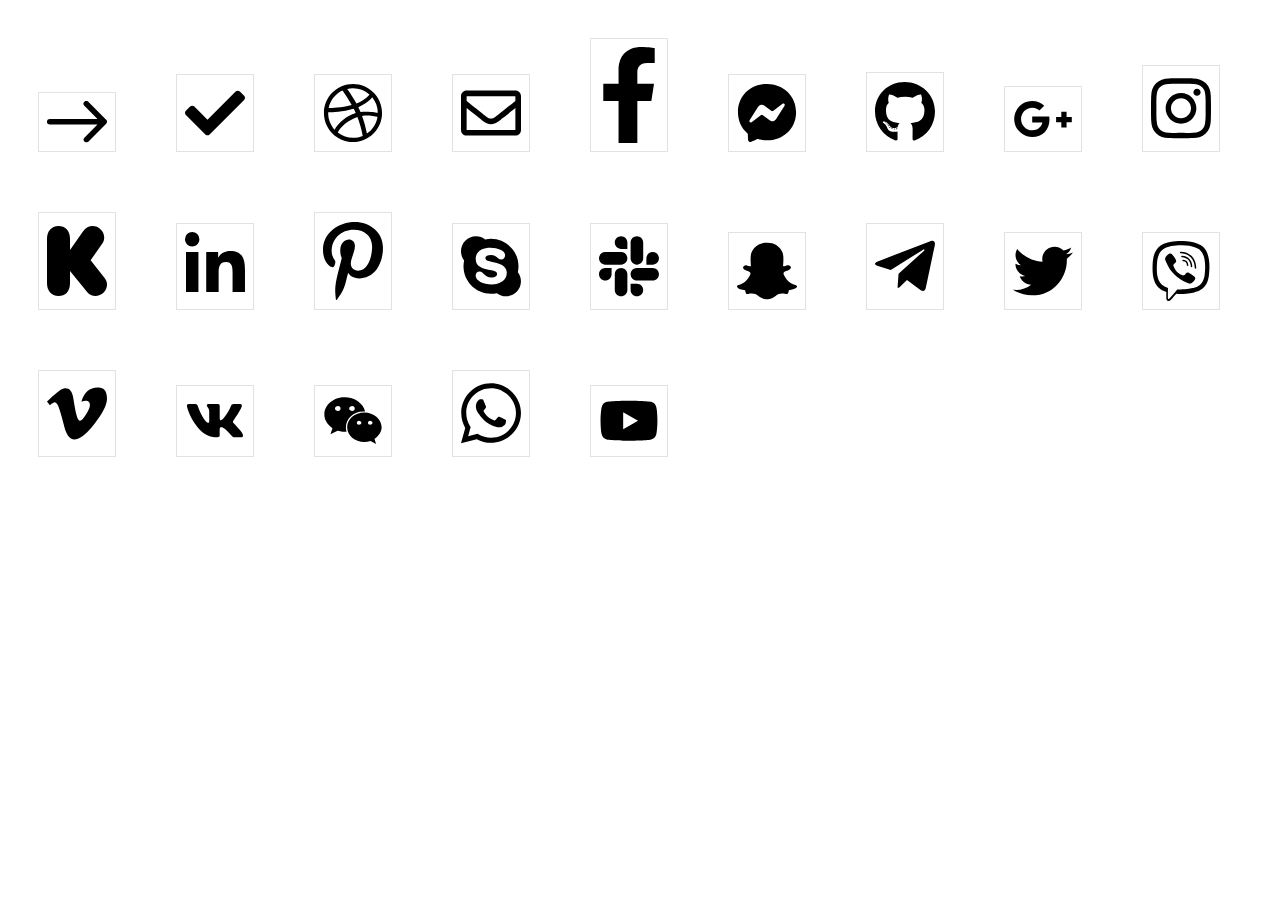
<file: img/svg_preview.html>
<html>
	<head><style>body { font-family: arial; font-size: 12px; }.svg_all { display: none; }.grid__icon {width: 60px; }
    
   .grid__item {
    
        padding: 8px;
        border: 1px solid #e2e2e2;
        
        
        display:inline-block;
        
        margin: 30px;
        
        position: relative;
    }
    
    .grid__item:hover {
        background-color:#f5f5f5;
    }
    
    .grid__item textarea{
        border:1px solid #d6d6d6;
        height:50px;
        width:450px;
        
        padding:8px;
        font-size: 11px;
    }
    
    
    .grid__item .grid__html textarea{
        height:40px;
        width:450px;
    }    
    
    .grid__item h2 {
        font-size: 15px;
        color: #272727;
    }
    
    .grid__popup {
    
        display: none;
        position: absolute;
        
        
        left:0px;
        
        border: 1px solid #e2e2e2;
        
        background: #fff;
        
        padding:8px;
    }
    
    .grid__popup .grid__icon {
        display: none;
    }
    
    .grid__item:hover .grid__popup {
        
        display:block;
        z-index:20;
    
    }</style></head>
<body><div class="svg_all">
<svg xmlns="http://www.w3.org/2000/svg">


	<symbol id="arrow-right"> <!--13 9 --> 
		  <path d="M1074.82,2574.07l-3.87-3.89a0.592,0.592,0,0,0-.85,0,0.6,0.6,0,0,0,0,.86l2.84,2.85H1062.6a0.61,0.61,0,0,0,0,1.22h10.34l-2.84,2.85a0.61,0.61,0,0,0,.43,1.04,0.576,0.576,0,0,0,.42-0.18l3.87-3.89A0.6,0.6,0,0,0,1074.82,2574.07Z" transform="translate(-1062 -2570)"/>
	</symbol>


	<symbol id="check"> <!--512 512 --> 
		<path  d="M173.898 439.404l-166.4-166.4c-9.997-9.997-9.997-26.206 0-36.204l36.203-36.204c9.997-9.998 26.207-9.998 36.204 0L192 312.69 432.095 72.596c9.997-9.997 26.207-9.997 36.204 0l36.203 36.204c9.997 9.997 9.997 26.206 0 36.204l-294.4 294.401c-9.998 9.997-26.207 9.997-36.204-.001z"></path>
	</symbol>


	<symbol id="dribbble-icon"> <!--512 512 --> 
		<path d="M256 8C119.252 8 8 119.252 8 256s111.252 248 248 248 248-111.252 248-248S392.748 8 256 8zm163.97 114.366c29.503 36.046 47.369 81.957 47.835 131.955-6.984-1.477-77.018-15.682-147.502-6.818-5.752-14.041-11.181-26.393-18.617-41.614 78.321-31.977 113.818-77.482 118.284-83.523zM396.421 97.87c-3.81 5.427-35.697 48.286-111.021 76.519-34.712-63.776-73.185-116.168-79.04-124.008 67.176-16.193 137.966 1.27 190.061 47.489zm-230.48-33.25c5.585 7.659 43.438 60.116 78.537 122.509-99.087 26.313-186.36 25.934-195.834 25.809C62.38 147.205 106.678 92.573 165.941 64.62zM44.17 256.323c0-2.166.043-4.322.108-6.473 9.268.19 111.92 1.513 217.706-30.146 6.064 11.868 11.857 23.915 17.174 35.949-76.599 21.575-146.194 83.527-180.531 142.306C64.794 360.405 44.17 310.73 44.17 256.323zm81.807 167.113c22.127-45.233 82.178-103.622 167.579-132.756 29.74 77.283 42.039 142.053 45.189 160.638-68.112 29.013-150.015 21.053-212.768-27.882zm248.38 8.489c-2.171-12.886-13.446-74.897-41.152-151.033 66.38-10.626 124.7 6.768 131.947 9.055-9.442 58.941-43.273 109.844-90.795 141.978z"></path>
	</symbol>


	<symbol id="email-icon"> <!--512 512 --> 
		<path d="M464 64H48C21.49 64 0 85.49 0 112v288c0 26.51 21.49 48 48 48h416c26.51 0 48-21.49 48-48V112c0-26.51-21.49-48-48-48zm0 48v40.805c-22.422 18.259-58.168 46.651-134.587 106.49-16.841 13.247-50.201 45.072-73.413 44.701-23.208.375-56.579-31.459-73.413-44.701C106.18 199.465 70.425 171.067 48 152.805V112h416zM48 400V214.398c22.914 18.251 55.409 43.862 104.938 82.646 21.857 17.205 60.134 55.186 103.062 54.955 42.717.231 80.509-37.199 103.053-54.947 49.528-38.783 82.032-64.401 104.947-82.653V400H48z"></path>
	</symbol>


	<symbol id="facebook-icon"> <!--320 512 --> 
		<path d="M279.14 288l14.22-92.66h-88.91v-60.13c0-25.35 12.42-50.06 52.24-50.06h40.42V6.26S260.43 0 225.36 0c-73.22 0-121.08 44.38-121.08 124.72v70.62H22.89V288h81.39v224h100.17V288z"></path>
	</symbol>


	<symbol id="facebook-messenger-icon"> <!--512 512 --> 
		<path d="M256.55 8C116.52 8 8 110.34 8 248.57c0 72.3 29.71 134.78 78.07 177.94 8.35 7.51 6.63 11.86 8.05 58.23A19.92 19.92 0 0 0 122 502.31c52.91-23.3 53.59-25.14 62.56-22.7C337.85 521.8 504 423.7 504 248.57 504 110.34 396.59 8 256.55 8zm149.24 185.13l-73 115.57a37.37 37.37 0 0 1-53.91 9.93l-58.08-43.47a15 15 0 0 0-18 0l-78.37 59.44c-10.46 7.93-24.16-4.6-17.11-15.67l73-115.57a37.36 37.36 0 0 1 53.91-9.93l58.06 43.46a15 15 0 0 0 18 0l78.41-59.38c10.44-7.98 24.14 4.54 17.09 15.62z"></path>
	</symbol>


	<symbol id="github-icon"> <!--496 512 --> 
		<path d="M165.9 397.4c0 2-2.3 3.6-5.2 3.6-3.3.3-5.6-1.3-5.6-3.6 0-2 2.3-3.6 5.2-3.6 3-.3 5.6 1.3 5.6 3.6zm-31.1-4.5c-.7 2 1.3 4.3 4.3 4.9 2.6 1 5.6 0 6.2-2s-1.3-4.3-4.3-5.2c-2.6-.7-5.5.3-6.2 2.3zm44.2-1.7c-2.9.7-4.9 2.6-4.6 4.9.3 2 2.9 3.3 5.9 2.6 2.9-.7 4.9-2.6 4.6-4.6-.3-1.9-3-3.2-5.9-2.9zM244.8 8C106.1 8 0 113.3 0 252c0 110.9 69.8 205.8 169.5 239.2 12.8 2.3 17.3-5.6 17.3-12.1 0-6.2-.3-40.4-.3-61.4 0 0-70 15-84.7-29.8 0 0-11.4-29.1-27.8-36.6 0 0-22.9-15.7 1.6-15.4 0 0 24.9 2 38.6 25.8 21.9 38.6 58.6 27.5 72.9 20.9 2.3-16 8.8-27.1 16-33.7-55.9-6.2-112.3-14.3-112.3-110.5 0-27.5 7.6-41.3 23.6-58.9-2.6-6.5-11.1-33.3 2.6-67.9 20.9-6.5 69 27 69 27 20-5.6 41.5-8.5 62.8-8.5s42.8 2.9 62.8 8.5c0 0 48.1-33.6 69-27 13.7 34.7 5.2 61.4 2.6 67.9 16 17.7 25.8 31.5 25.8 58.9 0 96.5-58.9 104.2-114.8 110.5 9.2 7.9 17 22.9 17 46.4 0 33.7-.3 75.4-.3 83.6 0 6.5 4.6 14.4 17.3 12.1C428.2 457.8 496 362.9 496 252 496 113.3 383.5 8 244.8 8zM97.2 352.9c-1.3 1-1 3.3.7 5.2 1.6 1.6 3.9 2.3 5.2 1 1.3-1 1-3.3-.7-5.2-1.6-1.6-3.9-2.3-5.2-1zm-10.8-8.1c-.7 1.3.3 2.9 2.3 3.9 1.6 1 3.6.7 4.3-.7.7-1.3-.3-2.9-2.3-3.9-2-.6-3.6-.3-4.3.7zm32.4 35.6c-1.6 1.3-1 4.3 1.3 6.2 2.3 2.3 5.2 2.6 6.5 1 1.3-1.3.7-4.3-1.3-6.2-2.2-2.3-5.2-2.6-6.5-1zm-11.4-14.7c-1.6 1-1.6 3.6 0 5.9 1.6 2.3 4.3 3.3 5.6 2.3 1.6-1.3 1.6-3.9 0-6.2-1.4-2.3-4-3.3-5.6-2z"></path>
	</symbol>


	<symbol id="google-plus-icon"> <!--640 512 --> 
		<path d="M386.061 228.496c1.834 9.692 3.143 19.384 3.143 31.956C389.204 370.205 315.599 448 204.8 448c-106.084 0-192-85.915-192-192s85.916-192 192-192c51.864 0 95.083 18.859 128.611 50.292l-52.126 50.03c-14.145-13.621-39.028-29.599-76.485-29.599-65.484 0-118.92 54.221-118.92 121.277 0 67.056 53.436 121.277 118.92 121.277 75.961 0 104.513-54.745 108.965-82.773H204.8v-66.009h181.261zm185.406 6.437V179.2h-56.001v55.733h-55.733v56.001h55.733v55.733h56.001v-55.733H627.2v-56.001h-55.733z"></path>
	</symbol>


	<symbol id="instagram-icon"> <!--448 512 --> 
		<path d="M224.1 141c-63.6 0-114.9 51.3-114.9 114.9s51.3 114.9 114.9 114.9S339 319.5 339 255.9 287.7 141 224.1 141zm0 189.6c-41.1 0-74.7-33.5-74.7-74.7s33.5-74.7 74.7-74.7 74.7 33.5 74.7 74.7-33.6 74.7-74.7 74.7zm146.4-194.3c0 14.9-12 26.8-26.8 26.8-14.9 0-26.8-12-26.8-26.8s12-26.8 26.8-26.8 26.8 12 26.8 26.8zm76.1 27.2c-1.7-35.9-9.9-67.7-36.2-93.9-26.2-26.2-58-34.4-93.9-36.2-37-2.1-147.9-2.1-184.9 0-35.8 1.7-67.6 9.9-93.9 36.1s-34.4 58-36.2 93.9c-2.1 37-2.1 147.9 0 184.9 1.7 35.9 9.9 67.7 36.2 93.9s58 34.4 93.9 36.2c37 2.1 147.9 2.1 184.9 0 35.9-1.7 67.7-9.9 93.9-36.2 26.2-26.2 34.4-58 36.2-93.9 2.1-37 2.1-147.8 0-184.8zM398.8 388c-7.8 19.6-22.9 34.7-42.6 42.6-29.5 11.7-99.5 9-132.1 9s-102.7 2.6-132.1-9c-19.6-7.8-34.7-22.9-42.6-42.6-11.7-29.5-9-99.5-9-132.1s-2.6-102.7 9-132.1c7.8-19.6 22.9-34.7 42.6-42.6 29.5-11.7 99.5-9 132.1-9s102.7-2.6 132.1 9c19.6 7.8 34.7 22.9 42.6 42.6 11.7 29.5 9 99.5 9 132.1s2.7 102.7-9 132.1z"></path>
	</symbol>


	<symbol id="kickstarter-icon"> <!--384 512 --> 
		<path d="M147.3 114.4c0-56.2-32.5-82.4-73.4-82.4C26.2 32 0 68.2 0 113.4v283c0 47.3 25.3 83.4 74.9 83.4 39.8 0 72.4-25.6 72.4-83.4v-76.5l112.1 138.3c22.7 27.2 72.1 30.7 103.2 0 27-27.6 27.3-67.4 7.4-92.2l-90.8-114.8 74.9-107.4c17.4-24.7 17.5-63.1-10.4-89.8-30.3-29-82.4-31.6-113.6 12.8L147.3 185v-70.6z"></path>
	</symbol>


	<symbol id="linkedin-icon"> <!--448 512 --> 
		<path d="M100.28 448H7.4V148.9h92.88zM53.79 108.1C24.09 108.1 0 83.5 0 53.8a53.79 53.79 0 0 1 107.58 0c0 29.7-24.1 54.3-53.79 54.3zM447.9 448h-92.68V302.4c0-34.7-.7-79.2-48.29-79.2-48.29 0-55.69 37.7-55.69 76.7V448h-92.78V148.9h89.08v40.8h1.3c12.4-23.5 42.69-48.3 87.88-48.3 94 0 111.28 61.9 111.28 142.3V448z"></path>
	</symbol>


	<symbol id="pinterest-icon"> <!--384 512 --> 
		<path d="M204 6.5C101.4 6.5 0 74.9 0 185.6 0 256 39.6 296 63.6 296c9.9 0 15.6-27.6 15.6-35.4 0-9.3-23.7-29.1-23.7-67.8 0-80.4 61.2-137.4 140.4-137.4 68.1 0 118.5 38.7 118.5 109.8 0 53.1-21.3 152.7-90.3 152.7-24.9 0-46.2-18-46.2-43.8 0-37.8 26.4-74.4 26.4-113.4 0-66.2-93.9-54.2-93.9 25.8 0 16.8 2.1 35.4 9.6 50.7-13.8 59.4-42 147.9-42 209.1 0 18.9 2.7 37.5 4.5 56.4 3.4 3.8 1.7 3.4 6.9 1.5 50.4-69 48.6-82.5 71.4-172.8 12.3 23.4 44.1 36 69.3 36 106.2 0 153.9-103.5 153.9-196.8C384 71.3 298.2 6.5 204 6.5z"></path>
	</symbol>


	<symbol id="skype-icon"> <!--448 512 --> 
		<path d="M424.7 299.8c2.9-14 4.7-28.9 4.7-43.8 0-113.5-91.9-205.3-205.3-205.3-14.9 0-29.7 1.7-43.8 4.7C161.3 40.7 137.7 32 112 32 50.2 32 0 82.2 0 144c0 25.7 8.7 49.3 23.3 68.2-2.9 14-4.7 28.9-4.7 43.8 0 113.5 91.9 205.3 205.3 205.3 14.9 0 29.7-1.7 43.8-4.7 19 14.6 42.6 23.3 68.2 23.3 61.8 0 112-50.2 112-112 .1-25.6-8.6-49.2-23.2-68.1zm-194.6 91.5c-65.6 0-120.5-29.2-120.5-65 0-16 9-30.6 29.5-30.6 31.2 0 34.1 44.9 88.1 44.9 25.7 0 42.3-11.4 42.3-26.3 0-18.7-16-21.6-42-28-62.5-15.4-117.8-22-117.8-87.2 0-59.2 58.6-81.1 109.1-81.1 55.1 0 110.8 21.9 110.8 55.4 0 16.9-11.4 31.8-30.3 31.8-28.3 0-29.2-33.5-75-33.5-25.7 0-42 7-42 22.5 0 19.8 20.8 21.8 69.1 33 41.4 9.3 90.7 26.8 90.7 77.6 0 59.1-57.1 86.5-112 86.5z"></path>
	</symbol>


	<symbol id="slack-icon"> <!--448 512 --> 
		<path d="M94.12 315.1c0 25.9-21.16 47.06-47.06 47.06S0 341 0 315.1c0-25.9 21.16-47.06 47.06-47.06h47.06v47.06zm23.72 0c0-25.9 21.16-47.06 47.06-47.06s47.06 21.16 47.06 47.06v117.84c0 25.9-21.16 47.06-47.06 47.06s-47.06-21.16-47.06-47.06V315.1zm47.06-188.98c-25.9 0-47.06-21.16-47.06-47.06S139 32 164.9 32s47.06 21.16 47.06 47.06v47.06H164.9zm0 23.72c25.9 0 47.06 21.16 47.06 47.06s-21.16 47.06-47.06 47.06H47.06C21.16 243.96 0 222.8 0 196.9s21.16-47.06 47.06-47.06H164.9zm188.98 47.06c0-25.9 21.16-47.06 47.06-47.06 25.9 0 47.06 21.16 47.06 47.06s-21.16 47.06-47.06 47.06h-47.06V196.9zm-23.72 0c0 25.9-21.16 47.06-47.06 47.06-25.9 0-47.06-21.16-47.06-47.06V79.06c0-25.9 21.16-47.06 47.06-47.06 25.9 0 47.06 21.16 47.06 47.06V196.9zM283.1 385.88c25.9 0 47.06 21.16 47.06 47.06 0 25.9-21.16 47.06-47.06 47.06-25.9 0-47.06-21.16-47.06-47.06v-47.06h47.06zm0-23.72c-25.9 0-47.06-21.16-47.06-47.06 0-25.9 21.16-47.06 47.06-47.06h117.84c25.9 0 47.06 21.16 47.06 47.06 0 25.9-21.16 47.06-47.06 47.06H283.1z"></path>
	</symbol>


	<symbol id="snapchat-icon"> <!--512 512 --> 
		<path d="M510.846 392.673c-5.211 12.157-27.239 21.089-67.36 27.318-2.064 2.786-3.775 14.686-6.507 23.956-1.625 5.566-5.623 8.869-12.128 8.869l-.297-.005c-9.395 0-19.203-4.323-38.852-4.323-26.521 0-35.662 6.043-56.254 20.588-21.832 15.438-42.771 28.764-74.027 27.399-31.646 2.334-58.025-16.908-72.871-27.404-20.714-14.643-29.828-20.582-56.241-20.582-18.864 0-30.736 4.72-38.852 4.72-8.073 0-11.213-4.922-12.422-9.04-2.703-9.189-4.404-21.263-6.523-24.13-20.679-3.209-67.31-11.344-68.498-32.15a10.627 10.627 0 0 1 8.877-11.069c69.583-11.455 100.924-82.901 102.227-85.934.074-.176.155-.344.237-.515 3.713-7.537 4.544-13.849 2.463-18.753-5.05-11.896-26.872-16.164-36.053-19.796-23.715-9.366-27.015-20.128-25.612-27.504 2.437-12.836 21.725-20.735 33.002-15.453 8.919 4.181 16.843 6.297 23.547 6.297 5.022 0 8.212-1.204 9.96-2.171-2.043-35.936-7.101-87.29 5.687-115.969C158.122 21.304 229.705 15.42 250.826 15.42c.944 0 9.141-.089 10.11-.089 52.148 0 102.254 26.78 126.723 81.643 12.777 28.65 7.749 79.792 5.695 116.009 1.582.872 4.357 1.942 8.599 2.139 6.397-.286 13.815-2.389 22.069-6.257 6.085-2.846 14.406-2.461 20.48.058l.029.01c9.476 3.385 15.439 10.215 15.589 17.87.184 9.747-8.522 18.165-25.878 25.018-2.118.835-4.694 1.655-7.434 2.525-9.797 3.106-24.6 7.805-28.616 17.271-2.079 4.904-1.256 11.211 2.46 18.748.087.168.166.342.239.515 1.301 3.03 32.615 74.46 102.23 85.934 6.427 1.058 11.163 7.877 7.725 15.859z"></path>
	</symbol>


	<symbol id="telegram-icon"> <!--448 512 --> 
		<path d="M446.7 98.6l-67.6 318.8c-5.1 22.5-18.4 28.1-37.3 17.5l-103-75.9-49.7 47.8c-5.5 5.5-10.1 10.1-20.7 10.1l7.4-104.9 190.9-172.5c8.3-7.4-1.8-11.5-12.9-4.1L117.8 284 16.2 252.2c-22.1-6.9-22.5-22.1 4.6-32.7L418.2 66.4c18.4-6.9 34.5 4.1 28.5 32.2z"></path>
	</symbol>


	<symbol id="twitter-icon"> <!--512 512 --> 
		<path d="M459.37 151.716c.325 4.548.325 9.097.325 13.645 0 138.72-105.583 298.558-298.558 298.558-59.452 0-114.68-17.219-161.137-47.106 8.447.974 16.568 1.299 25.34 1.299 49.055 0 94.213-16.568 130.274-44.832-46.132-.975-84.792-31.188-98.112-72.772 6.498.974 12.995 1.624 19.818 1.624 9.421 0 18.843-1.3 27.614-3.573-48.081-9.747-84.143-51.98-84.143-102.985v-1.299c13.969 7.797 30.214 12.67 47.431 13.319-28.264-18.843-46.781-51.005-46.781-87.391 0-19.492 5.197-37.36 14.294-52.954 51.655 63.675 129.3 105.258 216.365 109.807-1.624-7.797-2.599-15.918-2.599-24.04 0-57.828 46.782-104.934 104.934-104.934 30.213 0 57.502 12.67 76.67 33.137 23.715-4.548 46.456-13.32 66.599-25.34-7.798 24.366-24.366 44.833-46.132 57.827 21.117-2.273 41.584-8.122 60.426-16.243-14.292 20.791-32.161 39.308-52.628 54.253z"></path>
	</symbol>


	<symbol id="viber-icon"> <!--512 512 --> 
		<path d="M444 49.9C431.3 38.2 379.9.9 265.3.4c0 0-135.1-8.1-200.9 52.3C27.8 89.3 14.9 143 13.5 209.5c-1.4 66.5-3.1 191.1 117 224.9h.1l-.1 51.6s-.8 20.9 13 25.1c16.6 5.2 26.4-10.7 42.3-27.8 8.7-9.4 20.7-23.2 29.8-33.7 82.2 6.9 145.3-8.9 152.5-11.2 16.6-5.4 110.5-17.4 125.7-142 15.8-128.6-7.6-209.8-49.8-246.5zM457.9 287c-12.9 104-89 110.6-103 115.1-6 1.9-61.5 15.7-131.2 11.2 0 0-52 62.7-68.2 79-5.3 5.3-11.1 4.8-11-5.7 0-6.9.4-85.7.4-85.7-.1 0-.1 0 0 0-101.8-28.2-95.8-134.3-94.7-189.8 1.1-55.5 11.6-101 42.6-131.6 55.7-50.5 170.4-43 170.4-43 96.9.4 143.3 29.6 154.1 39.4 35.7 30.6 53.9 103.8 40.6 211.1zm-139-80.8c.4 8.6-12.5 9.2-12.9.6-1.1-22-11.4-32.7-32.6-33.9-8.6-.5-7.8-13.4.7-12.9 27.9 1.5 43.4 17.5 44.8 46.2zm20.3 11.3c1-42.4-25.5-75.6-75.8-79.3-8.5-.6-7.6-13.5.9-12.9 58 4.2 88.9 44.1 87.8 92.5-.1 8.6-13.1 8.2-12.9-.3zm47 13.4c.1 8.6-12.9 8.7-12.9.1-.6-81.5-54.9-125.9-120.8-126.4-8.5-.1-8.5-12.9 0-12.9 73.7.5 133 51.4 133.7 139.2zM374.9 329v.2c-10.8 19-31 40-51.8 33.3l-.2-.3c-21.1-5.9-70.8-31.5-102.2-56.5-16.2-12.8-31-27.9-42.4-42.4-10.3-12.9-20.7-28.2-30.8-46.6-21.3-38.5-26-55.7-26-55.7-6.7-20.8 14.2-41 33.3-51.8h.2c9.2-4.8 18-3.2 23.9 3.9 0 0 12.4 14.8 17.7 22.1 5 6.8 11.7 17.7 15.2 23.8 6.1 10.9 2.3 22-3.7 26.6l-12 9.6c-6.1 4.9-5.3 14-5.3 14s17.8 67.3 84.3 84.3c0 0 9.1.8 14-5.3l9.6-12c4.6-6 15.7-9.8 26.6-3.7 14.7 8.3 33.4 21.2 45.8 32.9 7 5.7 8.6 14.4 3.8 23.6z"></path>
	</symbol>


	<symbol id="vimeo-icon"> <!--448 512 --> 
		<path d="M447.8 153.6c-2 43.6-32.4 103.3-91.4 179.1-60.9 79.2-112.4 118.8-154.6 118.8-26.1 0-48.2-24.1-66.3-72.3C100.3 250 85.3 174.3 56.2 174.3c-3.4 0-15.1 7.1-35.2 21.1L0 168.2c51.6-45.3 100.9-95.7 131.8-98.5 34.9-3.4 56.3 20.5 64.4 71.5 28.7 181.5 41.4 208.9 93.6 126.7 18.7-29.6 28.8-52.1 30.2-67.6 4.8-45.9-35.8-42.8-63.3-31 22-72.1 64.1-107.1 126.2-105.1 45.8 1.2 67.5 31.1 64.9 89.4z"></path>
	</symbol>


	<symbol id="vk-icon"> <!--576 512 --> 
		<path d="M545 117.7c3.7-12.5 0-21.7-17.8-21.7h-58.9c-15 0-21.9 7.9-25.6 16.7 0 0-30 73.1-72.4 120.5-13.7 13.7-20 18.1-27.5 18.1-3.7 0-9.4-4.4-9.4-16.9V117.7c0-15-4.2-21.7-16.6-21.7h-92.6c-9.4 0-15 7-15 13.5 0 14.2 21.2 17.5 23.4 57.5v86.8c0 19-3.4 22.5-10.9 22.5-20 0-68.6-73.4-97.4-157.4-5.8-16.3-11.5-22.9-26.6-22.9H38.8c-16.8 0-20.2 7.9-20.2 16.7 0 15.6 20 93.1 93.1 195.5C160.4 378.1 229 416 291.4 416c37.5 0 42.1-8.4 42.1-22.9 0-66.8-3.4-73.1 15.4-73.1 8.7 0 23.7 4.4 58.7 38.1 40 40 46.6 57.9 69 57.9h58.9c16.8 0 25.3-8.4 20.4-25-11.2-34.9-86.9-106.7-90.3-111.5-8.7-11.2-6.2-16.2 0-26.2.1-.1 72-101.3 79.4-135.6z"></path>
	</symbol>


	<symbol id="wechat-icon"> <!--576 512 --> 
		<path d="M385.2 167.6c6.4 0 12.6.3 18.8 1.1C387.4 90.3 303.3 32 207.7 32 100.5 32 13 104.8 13 197.4c0 53.4 29.3 97.5 77.9 131.6l-19.3 58.6 68-34.1c24.4 4.8 43.8 9.7 68.2 9.7 6.2 0 12.1-.3 18.3-.8-4-12.9-6.2-26.6-6.2-40.8-.1-84.9 72.9-154 165.3-154zm-104.5-52.9c14.5 0 24.2 9.7 24.2 24.4 0 14.5-9.7 24.2-24.2 24.2-14.8 0-29.3-9.7-29.3-24.2.1-14.7 14.6-24.4 29.3-24.4zm-136.4 48.6c-14.5 0-29.3-9.7-29.3-24.2 0-14.8 14.8-24.4 29.3-24.4 14.8 0 24.4 9.7 24.4 24.4 0 14.6-9.6 24.2-24.4 24.2zM563 319.4c0-77.9-77.9-141.3-165.4-141.3-92.7 0-165.4 63.4-165.4 141.3S305 460.7 397.6 460.7c19.3 0 38.9-5.1 58.6-9.9l53.4 29.3-14.8-48.6C534 402.1 563 363.2 563 319.4zm-219.1-24.5c-9.7 0-19.3-9.7-19.3-19.6 0-9.7 9.7-19.3 19.3-19.3 14.8 0 24.4 9.7 24.4 19.3 0 10-9.7 19.6-24.4 19.6zm107.1 0c-9.7 0-19.3-9.7-19.3-19.6 0-9.7 9.7-19.3 19.3-19.3 14.5 0 24.4 9.7 24.4 19.3.1 10-9.9 19.6-24.4 19.6z"></path>
	</symbol>


	<symbol id="whatsapp-icon"> <!--448 512 --> 
		<path d="M380.9 97.1C339 55.1 283.2 32 223.9 32c-122.4 0-222 99.6-222 222 0 39.1 10.2 77.3 29.6 111L0 480l117.7-30.9c32.4 17.7 68.9 27 106.1 27h.1c122.3 0 224.1-99.6 224.1-222 0-59.3-25.2-115-67.1-157zm-157 341.6c-33.2 0-65.7-8.9-94-25.7l-6.7-4-69.8 18.3L72 359.2l-4.4-7c-18.5-29.4-28.2-63.3-28.2-98.2 0-101.7 82.8-184.5 184.6-184.5 49.3 0 95.6 19.2 130.4 54.1 34.8 34.9 56.2 81.2 56.1 130.5 0 101.8-84.9 184.6-186.6 184.6zm101.2-138.2c-5.5-2.8-32.8-16.2-37.9-18-5.1-1.9-8.8-2.8-12.5 2.8-3.7 5.6-14.3 18-17.6 21.8-3.2 3.7-6.5 4.2-12 1.4-32.6-16.3-54-29.1-75.5-66-5.7-9.8 5.7-9.1 16.3-30.3 1.8-3.7.9-6.9-.5-9.7-1.4-2.8-12.5-30.1-17.1-41.2-4.5-10.8-9.1-9.3-12.5-9.5-3.2-.2-6.9-.2-10.6-.2-3.7 0-9.7 1.4-14.8 6.9-5.1 5.6-19.4 19-19.4 46.3 0 27.3 19.9 53.7 22.6 57.4 2.8 3.7 39.1 59.7 94.8 83.8 35.2 15.2 49 16.5 66.6 13.9 10.7-1.6 32.8-13.4 37.4-26.4 4.6-13 4.6-24.1 3.2-26.4-1.3-2.5-5-3.9-10.5-6.6z"></path>
	</symbol>


	<symbol id="youtube-icon"> <!--576 512 --> 
		<path d="M549.655 124.083c-6.281-23.65-24.787-42.276-48.284-48.597C458.781 64 288 64 288 64S117.22 64 74.629 75.486c-23.497 6.322-42.003 24.947-48.284 48.597-11.412 42.867-11.412 132.305-11.412 132.305s0 89.438 11.412 132.305c6.281 23.65 24.787 41.5 48.284 47.821C117.22 448 288 448 288 448s170.78 0 213.371-11.486c23.497-6.321 42.003-24.171 48.284-47.821 11.412-42.867 11.412-132.305 11.412-132.305s0-89.438-11.412-132.305zm-317.51 213.508V175.185l142.739 81.205-142.739 81.201z"></path>
	</symbol>

</svg>
</div><div class="grid"><div class="grid__item"><div class="grid__icon"><svg viewBox="0 0 13 9"><use xlink:href="#arrow-right"></use></svg></div><div class="grid__popup"><div class="grid__icon"><svg viewBox="0 0 13 9"><use xlink:href="#arrow-right"></use></svg></div><div class="grid__html"><h2>HTML:</h2><textarea><svg viewBox="0 0 13 9"><use xlink:href="#arrow-right"></use></svg></textarea></div><div class="grid__jade"><h2>Jade:</h2><textarea>svg.bank__soc__logo(viewBox="0 0 13 9")
	use(xlink:href="#arrow-right")</textarea></div><div class="grid__symbol"><h2>Symbol:</h2><textarea>
	<symbol id="arrow-right"> <!--13 9 --> 
		  <path d="M1074.82,2574.07l-3.87-3.89a0.592,0.592,0,0,0-.85,0,0.6,0.6,0,0,0,0,.86l2.84,2.85H1062.6a0.61,0.61,0,0,0,0,1.22h10.34l-2.84,2.85a0.61,0.61,0,0,0,.43,1.04,0.576,0.576,0,0,0,.42-0.18l3.87-3.89A0.6,0.6,0,0,0,1074.82,2574.07Z" transform="translate(-1062 -2570)"/>
	</symbol>

</textarea></div></div></div><div class="grid__item"><div class="grid__icon"><svg viewBox="0 0 512 512"><use xlink:href="#check"></use></svg></div><div class="grid__popup"><div class="grid__icon"><svg viewBox="0 0 512 512"><use xlink:href="#check"></use></svg></div><div class="grid__html"><h2>HTML:</h2><textarea><svg viewBox="0 0 512 512"><use xlink:href="#check"></use></svg></textarea></div><div class="grid__jade"><h2>Jade:</h2><textarea>svg.bank__soc__logo(viewBox="0 0 512 512")
	use(xlink:href="#check")</textarea></div><div class="grid__symbol"><h2>Symbol:</h2><textarea>
	<symbol id="check"> <!--512 512 --> 
		<path  d="M173.898 439.404l-166.4-166.4c-9.997-9.997-9.997-26.206 0-36.204l36.203-36.204c9.997-9.998 26.207-9.998 36.204 0L192 312.69 432.095 72.596c9.997-9.997 26.207-9.997 36.204 0l36.203 36.204c9.997 9.997 9.997 26.206 0 36.204l-294.4 294.401c-9.998 9.997-26.207 9.997-36.204-.001z"></path>
	</symbol>

</textarea></div></div></div><div class="grid__item"><div class="grid__icon"><svg viewBox="0 0 512 512"><use xlink:href="#dribbble-icon"></use></svg></div><div class="grid__popup"><div class="grid__icon"><svg viewBox="0 0 512 512"><use xlink:href="#dribbble-icon"></use></svg></div><div class="grid__html"><h2>HTML:</h2><textarea><svg viewBox="0 0 512 512"><use xlink:href="#dribbble-icon"></use></svg></textarea></div><div class="grid__jade"><h2>Jade:</h2><textarea>svg.bank__soc__logo(viewBox="0 0 512 512")
	use(xlink:href="#dribbble-icon")</textarea></div><div class="grid__symbol"><h2>Symbol:</h2><textarea>
	<symbol id="dribbble-icon"> <!--512 512 --> 
		<path d="M256 8C119.252 8 8 119.252 8 256s111.252 248 248 248 248-111.252 248-248S392.748 8 256 8zm163.97 114.366c29.503 36.046 47.369 81.957 47.835 131.955-6.984-1.477-77.018-15.682-147.502-6.818-5.752-14.041-11.181-26.393-18.617-41.614 78.321-31.977 113.818-77.482 118.284-83.523zM396.421 97.87c-3.81 5.427-35.697 48.286-111.021 76.519-34.712-63.776-73.185-116.168-79.04-124.008 67.176-16.193 137.966 1.27 190.061 47.489zm-230.48-33.25c5.585 7.659 43.438 60.116 78.537 122.509-99.087 26.313-186.36 25.934-195.834 25.809C62.38 147.205 106.678 92.573 165.941 64.62zM44.17 256.323c0-2.166.043-4.322.108-6.473 9.268.19 111.92 1.513 217.706-30.146 6.064 11.868 11.857 23.915 17.174 35.949-76.599 21.575-146.194 83.527-180.531 142.306C64.794 360.405 44.17 310.73 44.17 256.323zm81.807 167.113c22.127-45.233 82.178-103.622 167.579-132.756 29.74 77.283 42.039 142.053 45.189 160.638-68.112 29.013-150.015 21.053-212.768-27.882zm248.38 8.489c-2.171-12.886-13.446-74.897-41.152-151.033 66.38-10.626 124.7 6.768 131.947 9.055-9.442 58.941-43.273 109.844-90.795 141.978z"></path>
	</symbol>

</textarea></div></div></div><div class="grid__item"><div class="grid__icon"><svg viewBox="0 0 512 512"><use xlink:href="#email-icon"></use></svg></div><div class="grid__popup"><div class="grid__icon"><svg viewBox="0 0 512 512"><use xlink:href="#email-icon"></use></svg></div><div class="grid__html"><h2>HTML:</h2><textarea><svg viewBox="0 0 512 512"><use xlink:href="#email-icon"></use></svg></textarea></div><div class="grid__jade"><h2>Jade:</h2><textarea>svg.bank__soc__logo(viewBox="0 0 512 512")
	use(xlink:href="#email-icon")</textarea></div><div class="grid__symbol"><h2>Symbol:</h2><textarea>
	<symbol id="email-icon"> <!--512 512 --> 
		<path d="M464 64H48C21.49 64 0 85.49 0 112v288c0 26.51 21.49 48 48 48h416c26.51 0 48-21.49 48-48V112c0-26.51-21.49-48-48-48zm0 48v40.805c-22.422 18.259-58.168 46.651-134.587 106.49-16.841 13.247-50.201 45.072-73.413 44.701-23.208.375-56.579-31.459-73.413-44.701C106.18 199.465 70.425 171.067 48 152.805V112h416zM48 400V214.398c22.914 18.251 55.409 43.862 104.938 82.646 21.857 17.205 60.134 55.186 103.062 54.955 42.717.231 80.509-37.199 103.053-54.947 49.528-38.783 82.032-64.401 104.947-82.653V400H48z"></path>
	</symbol>

</textarea></div></div></div><div class="grid__item"><div class="grid__icon"><svg viewBox="0 0 320 512"><use xlink:href="#facebook-icon"></use></svg></div><div class="grid__popup"><div class="grid__icon"><svg viewBox="0 0 320 512"><use xlink:href="#facebook-icon"></use></svg></div><div class="grid__html"><h2>HTML:</h2><textarea><svg viewBox="0 0 320 512"><use xlink:href="#facebook-icon"></use></svg></textarea></div><div class="grid__jade"><h2>Jade:</h2><textarea>svg.bank__soc__logo(viewBox="0 0 320 512")
	use(xlink:href="#facebook-icon")</textarea></div><div class="grid__symbol"><h2>Symbol:</h2><textarea>
	<symbol id="facebook-icon"> <!--320 512 --> 
		<path d="M279.14 288l14.22-92.66h-88.91v-60.13c0-25.35 12.42-50.06 52.24-50.06h40.42V6.26S260.43 0 225.36 0c-73.22 0-121.08 44.38-121.08 124.72v70.62H22.89V288h81.39v224h100.17V288z"></path>
	</symbol>

</textarea></div></div></div><div class="grid__item"><div class="grid__icon"><svg viewBox="0 0 512 512"><use xlink:href="#facebook-messenger-icon"></use></svg></div><div class="grid__popup"><div class="grid__icon"><svg viewBox="0 0 512 512"><use xlink:href="#facebook-messenger-icon"></use></svg></div><div class="grid__html"><h2>HTML:</h2><textarea><svg viewBox="0 0 512 512"><use xlink:href="#facebook-messenger-icon"></use></svg></textarea></div><div class="grid__jade"><h2>Jade:</h2><textarea>svg.bank__soc__logo(viewBox="0 0 512 512")
	use(xlink:href="#facebook-messenger-icon")</textarea></div><div class="grid__symbol"><h2>Symbol:</h2><textarea>
	<symbol id="facebook-messenger-icon"> <!--512 512 --> 
		<path d="M256.55 8C116.52 8 8 110.34 8 248.57c0 72.3 29.71 134.78 78.07 177.94 8.35 7.51 6.63 11.86 8.05 58.23A19.92 19.92 0 0 0 122 502.31c52.91-23.3 53.59-25.14 62.56-22.7C337.85 521.8 504 423.7 504 248.57 504 110.34 396.59 8 256.55 8zm149.24 185.13l-73 115.57a37.37 37.37 0 0 1-53.91 9.93l-58.08-43.47a15 15 0 0 0-18 0l-78.37 59.44c-10.46 7.93-24.16-4.6-17.11-15.67l73-115.57a37.36 37.36 0 0 1 53.91-9.93l58.06 43.46a15 15 0 0 0 18 0l78.41-59.38c10.44-7.98 24.14 4.54 17.09 15.62z"></path>
	</symbol>

</textarea></div></div></div><div class="grid__item"><div class="grid__icon"><svg viewBox="0 0 496 512"><use xlink:href="#github-icon"></use></svg></div><div class="grid__popup"><div class="grid__icon"><svg viewBox="0 0 496 512"><use xlink:href="#github-icon"></use></svg></div><div class="grid__html"><h2>HTML:</h2><textarea><svg viewBox="0 0 496 512"><use xlink:href="#github-icon"></use></svg></textarea></div><div class="grid__jade"><h2>Jade:</h2><textarea>svg.bank__soc__logo(viewBox="0 0 496 512")
	use(xlink:href="#github-icon")</textarea></div><div class="grid__symbol"><h2>Symbol:</h2><textarea>
	<symbol id="github-icon"> <!--496 512 --> 
		<path d="M165.9 397.4c0 2-2.3 3.6-5.2 3.6-3.3.3-5.6-1.3-5.6-3.6 0-2 2.3-3.6 5.2-3.6 3-.3 5.6 1.3 5.6 3.6zm-31.1-4.5c-.7 2 1.3 4.3 4.3 4.9 2.6 1 5.6 0 6.2-2s-1.3-4.3-4.3-5.2c-2.6-.7-5.5.3-6.2 2.3zm44.2-1.7c-2.9.7-4.9 2.6-4.6 4.9.3 2 2.9 3.3 5.9 2.6 2.9-.7 4.9-2.6 4.6-4.6-.3-1.9-3-3.2-5.9-2.9zM244.8 8C106.1 8 0 113.3 0 252c0 110.9 69.8 205.8 169.5 239.2 12.8 2.3 17.3-5.6 17.3-12.1 0-6.2-.3-40.4-.3-61.4 0 0-70 15-84.7-29.8 0 0-11.4-29.1-27.8-36.6 0 0-22.9-15.7 1.6-15.4 0 0 24.9 2 38.6 25.8 21.9 38.6 58.6 27.5 72.9 20.9 2.3-16 8.8-27.1 16-33.7-55.9-6.2-112.3-14.3-112.3-110.5 0-27.5 7.6-41.3 23.6-58.9-2.6-6.5-11.1-33.3 2.6-67.9 20.9-6.5 69 27 69 27 20-5.6 41.5-8.5 62.8-8.5s42.8 2.9 62.8 8.5c0 0 48.1-33.6 69-27 13.7 34.7 5.2 61.4 2.6 67.9 16 17.7 25.8 31.5 25.8 58.9 0 96.5-58.9 104.2-114.8 110.5 9.2 7.9 17 22.9 17 46.4 0 33.7-.3 75.4-.3 83.6 0 6.5 4.6 14.4 17.3 12.1C428.2 457.8 496 362.9 496 252 496 113.3 383.5 8 244.8 8zM97.2 352.9c-1.3 1-1 3.3.7 5.2 1.6 1.6 3.9 2.3 5.2 1 1.3-1 1-3.3-.7-5.2-1.6-1.6-3.9-2.3-5.2-1zm-10.8-8.1c-.7 1.3.3 2.9 2.3 3.9 1.6 1 3.6.7 4.3-.7.7-1.3-.3-2.9-2.3-3.9-2-.6-3.6-.3-4.3.7zm32.4 35.6c-1.6 1.3-1 4.3 1.3 6.2 2.3 2.3 5.2 2.6 6.5 1 1.3-1.3.7-4.3-1.3-6.2-2.2-2.3-5.2-2.6-6.5-1zm-11.4-14.7c-1.6 1-1.6 3.6 0 5.9 1.6 2.3 4.3 3.3 5.6 2.3 1.6-1.3 1.6-3.9 0-6.2-1.4-2.3-4-3.3-5.6-2z"></path>
	</symbol>

</textarea></div></div></div><div class="grid__item"><div class="grid__icon"><svg viewBox="0 0 640 512"><use xlink:href="#google-plus-icon"></use></svg></div><div class="grid__popup"><div class="grid__icon"><svg viewBox="0 0 640 512"><use xlink:href="#google-plus-icon"></use></svg></div><div class="grid__html"><h2>HTML:</h2><textarea><svg viewBox="0 0 640 512"><use xlink:href="#google-plus-icon"></use></svg></textarea></div><div class="grid__jade"><h2>Jade:</h2><textarea>svg.bank__soc__logo(viewBox="0 0 640 512")
	use(xlink:href="#google-plus-icon")</textarea></div><div class="grid__symbol"><h2>Symbol:</h2><textarea>
	<symbol id="google-plus-icon"> <!--640 512 --> 
		<path d="M386.061 228.496c1.834 9.692 3.143 19.384 3.143 31.956C389.204 370.205 315.599 448 204.8 448c-106.084 0-192-85.915-192-192s85.916-192 192-192c51.864 0 95.083 18.859 128.611 50.292l-52.126 50.03c-14.145-13.621-39.028-29.599-76.485-29.599-65.484 0-118.92 54.221-118.92 121.277 0 67.056 53.436 121.277 118.92 121.277 75.961 0 104.513-54.745 108.965-82.773H204.8v-66.009h181.261zm185.406 6.437V179.2h-56.001v55.733h-55.733v56.001h55.733v55.733h56.001v-55.733H627.2v-56.001h-55.733z"></path>
	</symbol>

</textarea></div></div></div><div class="grid__item"><div class="grid__icon"><svg viewBox="0 0 448 512"><use xlink:href="#instagram-icon"></use></svg></div><div class="grid__popup"><div class="grid__icon"><svg viewBox="0 0 448 512"><use xlink:href="#instagram-icon"></use></svg></div><div class="grid__html"><h2>HTML:</h2><textarea><svg viewBox="0 0 448 512"><use xlink:href="#instagram-icon"></use></svg></textarea></div><div class="grid__jade"><h2>Jade:</h2><textarea>svg.bank__soc__logo(viewBox="0 0 448 512")
	use(xlink:href="#instagram-icon")</textarea></div><div class="grid__symbol"><h2>Symbol:</h2><textarea>
	<symbol id="instagram-icon"> <!--448 512 --> 
		<path d="M224.1 141c-63.6 0-114.9 51.3-114.9 114.9s51.3 114.9 114.9 114.9S339 319.5 339 255.9 287.7 141 224.1 141zm0 189.6c-41.1 0-74.7-33.5-74.7-74.7s33.5-74.7 74.7-74.7 74.7 33.5 74.7 74.7-33.6 74.7-74.7 74.7zm146.4-194.3c0 14.9-12 26.8-26.8 26.8-14.9 0-26.8-12-26.8-26.8s12-26.8 26.8-26.8 26.8 12 26.8 26.8zm76.1 27.2c-1.7-35.9-9.9-67.7-36.2-93.9-26.2-26.2-58-34.4-93.9-36.2-37-2.1-147.9-2.1-184.9 0-35.8 1.7-67.6 9.9-93.9 36.1s-34.4 58-36.2 93.9c-2.1 37-2.1 147.9 0 184.9 1.7 35.9 9.9 67.7 36.2 93.9s58 34.4 93.9 36.2c37 2.1 147.9 2.1 184.9 0 35.9-1.7 67.7-9.9 93.9-36.2 26.2-26.2 34.4-58 36.2-93.9 2.1-37 2.1-147.8 0-184.8zM398.8 388c-7.8 19.6-22.9 34.7-42.6 42.6-29.5 11.7-99.5 9-132.1 9s-102.7 2.6-132.1-9c-19.6-7.8-34.7-22.9-42.6-42.6-11.7-29.5-9-99.5-9-132.1s-2.6-102.7 9-132.1c7.8-19.6 22.9-34.7 42.6-42.6 29.5-11.7 99.5-9 132.1-9s102.7-2.6 132.1 9c19.6 7.8 34.7 22.9 42.6 42.6 11.7 29.5 9 99.5 9 132.1s2.7 102.7-9 132.1z"></path>
	</symbol>

</textarea></div></div></div><div class="grid__item"><div class="grid__icon"><svg viewBox="0 0 384 512"><use xlink:href="#kickstarter-icon"></use></svg></div><div class="grid__popup"><div class="grid__icon"><svg viewBox="0 0 384 512"><use xlink:href="#kickstarter-icon"></use></svg></div><div class="grid__html"><h2>HTML:</h2><textarea><svg viewBox="0 0 384 512"><use xlink:href="#kickstarter-icon"></use></svg></textarea></div><div class="grid__jade"><h2>Jade:</h2><textarea>svg.bank__soc__logo(viewBox="0 0 384 512")
	use(xlink:href="#kickstarter-icon")</textarea></div><div class="grid__symbol"><h2>Symbol:</h2><textarea>
	<symbol id="kickstarter-icon"> <!--384 512 --> 
		<path d="M147.3 114.4c0-56.2-32.5-82.4-73.4-82.4C26.2 32 0 68.2 0 113.4v283c0 47.3 25.3 83.4 74.9 83.4 39.8 0 72.4-25.6 72.4-83.4v-76.5l112.1 138.3c22.7 27.2 72.1 30.7 103.2 0 27-27.6 27.3-67.4 7.4-92.2l-90.8-114.8 74.9-107.4c17.4-24.7 17.5-63.1-10.4-89.8-30.3-29-82.4-31.6-113.6 12.8L147.3 185v-70.6z"></path>
	</symbol>

</textarea></div></div></div><div class="grid__item"><div class="grid__icon"><svg viewBox="0 0 448 512"><use xlink:href="#linkedin-icon"></use></svg></div><div class="grid__popup"><div class="grid__icon"><svg viewBox="0 0 448 512"><use xlink:href="#linkedin-icon"></use></svg></div><div class="grid__html"><h2>HTML:</h2><textarea><svg viewBox="0 0 448 512"><use xlink:href="#linkedin-icon"></use></svg></textarea></div><div class="grid__jade"><h2>Jade:</h2><textarea>svg.bank__soc__logo(viewBox="0 0 448 512")
	use(xlink:href="#linkedin-icon")</textarea></div><div class="grid__symbol"><h2>Symbol:</h2><textarea>
	<symbol id="linkedin-icon"> <!--448 512 --> 
		<path d="M100.28 448H7.4V148.9h92.88zM53.79 108.1C24.09 108.1 0 83.5 0 53.8a53.79 53.79 0 0 1 107.58 0c0 29.7-24.1 54.3-53.79 54.3zM447.9 448h-92.68V302.4c0-34.7-.7-79.2-48.29-79.2-48.29 0-55.69 37.7-55.69 76.7V448h-92.78V148.9h89.08v40.8h1.3c12.4-23.5 42.69-48.3 87.88-48.3 94 0 111.28 61.9 111.28 142.3V448z"></path>
	</symbol>

</textarea></div></div></div><div class="grid__item"><div class="grid__icon"><svg viewBox="0 0 384 512"><use xlink:href="#pinterest-icon"></use></svg></div><div class="grid__popup"><div class="grid__icon"><svg viewBox="0 0 384 512"><use xlink:href="#pinterest-icon"></use></svg></div><div class="grid__html"><h2>HTML:</h2><textarea><svg viewBox="0 0 384 512"><use xlink:href="#pinterest-icon"></use></svg></textarea></div><div class="grid__jade"><h2>Jade:</h2><textarea>svg.bank__soc__logo(viewBox="0 0 384 512")
	use(xlink:href="#pinterest-icon")</textarea></div><div class="grid__symbol"><h2>Symbol:</h2><textarea>
	<symbol id="pinterest-icon"> <!--384 512 --> 
		<path d="M204 6.5C101.4 6.5 0 74.9 0 185.6 0 256 39.6 296 63.6 296c9.9 0 15.6-27.6 15.6-35.4 0-9.3-23.7-29.1-23.7-67.8 0-80.4 61.2-137.4 140.4-137.4 68.1 0 118.5 38.7 118.5 109.8 0 53.1-21.3 152.7-90.3 152.7-24.9 0-46.2-18-46.2-43.8 0-37.8 26.4-74.4 26.4-113.4 0-66.2-93.9-54.2-93.9 25.8 0 16.8 2.1 35.4 9.6 50.7-13.8 59.4-42 147.9-42 209.1 0 18.9 2.7 37.5 4.5 56.4 3.4 3.8 1.7 3.4 6.9 1.5 50.4-69 48.6-82.5 71.4-172.8 12.3 23.4 44.1 36 69.3 36 106.2 0 153.9-103.5 153.9-196.8C384 71.3 298.2 6.5 204 6.5z"></path>
	</symbol>

</textarea></div></div></div><div class="grid__item"><div class="grid__icon"><svg viewBox="0 0 448 512"><use xlink:href="#skype-icon"></use></svg></div><div class="grid__popup"><div class="grid__icon"><svg viewBox="0 0 448 512"><use xlink:href="#skype-icon"></use></svg></div><div class="grid__html"><h2>HTML:</h2><textarea><svg viewBox="0 0 448 512"><use xlink:href="#skype-icon"></use></svg></textarea></div><div class="grid__jade"><h2>Jade:</h2><textarea>svg.bank__soc__logo(viewBox="0 0 448 512")
	use(xlink:href="#skype-icon")</textarea></div><div class="grid__symbol"><h2>Symbol:</h2><textarea>
	<symbol id="skype-icon"> <!--448 512 --> 
		<path d="M424.7 299.8c2.9-14 4.7-28.9 4.7-43.8 0-113.5-91.9-205.3-205.3-205.3-14.9 0-29.7 1.7-43.8 4.7C161.3 40.7 137.7 32 112 32 50.2 32 0 82.2 0 144c0 25.7 8.7 49.3 23.3 68.2-2.9 14-4.7 28.9-4.7 43.8 0 113.5 91.9 205.3 205.3 205.3 14.9 0 29.7-1.7 43.8-4.7 19 14.6 42.6 23.3 68.2 23.3 61.8 0 112-50.2 112-112 .1-25.6-8.6-49.2-23.2-68.1zm-194.6 91.5c-65.6 0-120.5-29.2-120.5-65 0-16 9-30.6 29.5-30.6 31.2 0 34.1 44.9 88.1 44.9 25.7 0 42.3-11.4 42.3-26.3 0-18.7-16-21.6-42-28-62.5-15.4-117.8-22-117.8-87.2 0-59.2 58.6-81.1 109.1-81.1 55.1 0 110.8 21.9 110.8 55.4 0 16.9-11.4 31.8-30.3 31.8-28.3 0-29.2-33.5-75-33.5-25.7 0-42 7-42 22.5 0 19.8 20.8 21.8 69.1 33 41.4 9.3 90.7 26.8 90.7 77.6 0 59.1-57.1 86.5-112 86.5z"></path>
	</symbol>

</textarea></div></div></div><div class="grid__item"><div class="grid__icon"><svg viewBox="0 0 448 512"><use xlink:href="#slack-icon"></use></svg></div><div class="grid__popup"><div class="grid__icon"><svg viewBox="0 0 448 512"><use xlink:href="#slack-icon"></use></svg></div><div class="grid__html"><h2>HTML:</h2><textarea><svg viewBox="0 0 448 512"><use xlink:href="#slack-icon"></use></svg></textarea></div><div class="grid__jade"><h2>Jade:</h2><textarea>svg.bank__soc__logo(viewBox="0 0 448 512")
	use(xlink:href="#slack-icon")</textarea></div><div class="grid__symbol"><h2>Symbol:</h2><textarea>
	<symbol id="slack-icon"> <!--448 512 --> 
		<path d="M94.12 315.1c0 25.9-21.16 47.06-47.06 47.06S0 341 0 315.1c0-25.9 21.16-47.06 47.06-47.06h47.06v47.06zm23.72 0c0-25.9 21.16-47.06 47.06-47.06s47.06 21.16 47.06 47.06v117.84c0 25.9-21.16 47.06-47.06 47.06s-47.06-21.16-47.06-47.06V315.1zm47.06-188.98c-25.9 0-47.06-21.16-47.06-47.06S139 32 164.9 32s47.06 21.16 47.06 47.06v47.06H164.9zm0 23.72c25.9 0 47.06 21.16 47.06 47.06s-21.16 47.06-47.06 47.06H47.06C21.16 243.96 0 222.8 0 196.9s21.16-47.06 47.06-47.06H164.9zm188.98 47.06c0-25.9 21.16-47.06 47.06-47.06 25.9 0 47.06 21.16 47.06 47.06s-21.16 47.06-47.06 47.06h-47.06V196.9zm-23.72 0c0 25.9-21.16 47.06-47.06 47.06-25.9 0-47.06-21.16-47.06-47.06V79.06c0-25.9 21.16-47.06 47.06-47.06 25.9 0 47.06 21.16 47.06 47.06V196.9zM283.1 385.88c25.9 0 47.06 21.16 47.06 47.06 0 25.9-21.16 47.06-47.06 47.06-25.9 0-47.06-21.16-47.06-47.06v-47.06h47.06zm0-23.72c-25.9 0-47.06-21.16-47.06-47.06 0-25.9 21.16-47.06 47.06-47.06h117.84c25.9 0 47.06 21.16 47.06 47.06 0 25.9-21.16 47.06-47.06 47.06H283.1z"></path>
	</symbol>

</textarea></div></div></div><div class="grid__item"><div class="grid__icon"><svg viewBox="0 0 512 512"><use xlink:href="#snapchat-icon"></use></svg></div><div class="grid__popup"><div class="grid__icon"><svg viewBox="0 0 512 512"><use xlink:href="#snapchat-icon"></use></svg></div><div class="grid__html"><h2>HTML:</h2><textarea><svg viewBox="0 0 512 512"><use xlink:href="#snapchat-icon"></use></svg></textarea></div><div class="grid__jade"><h2>Jade:</h2><textarea>svg.bank__soc__logo(viewBox="0 0 512 512")
	use(xlink:href="#snapchat-icon")</textarea></div><div class="grid__symbol"><h2>Symbol:</h2><textarea>
	<symbol id="snapchat-icon"> <!--512 512 --> 
		<path d="M510.846 392.673c-5.211 12.157-27.239 21.089-67.36 27.318-2.064 2.786-3.775 14.686-6.507 23.956-1.625 5.566-5.623 8.869-12.128 8.869l-.297-.005c-9.395 0-19.203-4.323-38.852-4.323-26.521 0-35.662 6.043-56.254 20.588-21.832 15.438-42.771 28.764-74.027 27.399-31.646 2.334-58.025-16.908-72.871-27.404-20.714-14.643-29.828-20.582-56.241-20.582-18.864 0-30.736 4.72-38.852 4.72-8.073 0-11.213-4.922-12.422-9.04-2.703-9.189-4.404-21.263-6.523-24.13-20.679-3.209-67.31-11.344-68.498-32.15a10.627 10.627 0 0 1 8.877-11.069c69.583-11.455 100.924-82.901 102.227-85.934.074-.176.155-.344.237-.515 3.713-7.537 4.544-13.849 2.463-18.753-5.05-11.896-26.872-16.164-36.053-19.796-23.715-9.366-27.015-20.128-25.612-27.504 2.437-12.836 21.725-20.735 33.002-15.453 8.919 4.181 16.843 6.297 23.547 6.297 5.022 0 8.212-1.204 9.96-2.171-2.043-35.936-7.101-87.29 5.687-115.969C158.122 21.304 229.705 15.42 250.826 15.42c.944 0 9.141-.089 10.11-.089 52.148 0 102.254 26.78 126.723 81.643 12.777 28.65 7.749 79.792 5.695 116.009 1.582.872 4.357 1.942 8.599 2.139 6.397-.286 13.815-2.389 22.069-6.257 6.085-2.846 14.406-2.461 20.48.058l.029.01c9.476 3.385 15.439 10.215 15.589 17.87.184 9.747-8.522 18.165-25.878 25.018-2.118.835-4.694 1.655-7.434 2.525-9.797 3.106-24.6 7.805-28.616 17.271-2.079 4.904-1.256 11.211 2.46 18.748.087.168.166.342.239.515 1.301 3.03 32.615 74.46 102.23 85.934 6.427 1.058 11.163 7.877 7.725 15.859z"></path>
	</symbol>

</textarea></div></div></div><div class="grid__item"><div class="grid__icon"><svg viewBox="0 0 448 512"><use xlink:href="#telegram-icon"></use></svg></div><div class="grid__popup"><div class="grid__icon"><svg viewBox="0 0 448 512"><use xlink:href="#telegram-icon"></use></svg></div><div class="grid__html"><h2>HTML:</h2><textarea><svg viewBox="0 0 448 512"><use xlink:href="#telegram-icon"></use></svg></textarea></div><div class="grid__jade"><h2>Jade:</h2><textarea>svg.bank__soc__logo(viewBox="0 0 448 512")
	use(xlink:href="#telegram-icon")</textarea></div><div class="grid__symbol"><h2>Symbol:</h2><textarea>
	<symbol id="telegram-icon"> <!--448 512 --> 
		<path d="M446.7 98.6l-67.6 318.8c-5.1 22.5-18.4 28.1-37.3 17.5l-103-75.9-49.7 47.8c-5.5 5.5-10.1 10.1-20.7 10.1l7.4-104.9 190.9-172.5c8.3-7.4-1.8-11.5-12.9-4.1L117.8 284 16.2 252.2c-22.1-6.9-22.5-22.1 4.6-32.7L418.2 66.4c18.4-6.9 34.5 4.1 28.5 32.2z"></path>
	</symbol>

</textarea></div></div></div><div class="grid__item"><div class="grid__icon"><svg viewBox="0 0 512 512"><use xlink:href="#twitter-icon"></use></svg></div><div class="grid__popup"><div class="grid__icon"><svg viewBox="0 0 512 512"><use xlink:href="#twitter-icon"></use></svg></div><div class="grid__html"><h2>HTML:</h2><textarea><svg viewBox="0 0 512 512"><use xlink:href="#twitter-icon"></use></svg></textarea></div><div class="grid__jade"><h2>Jade:</h2><textarea>svg.bank__soc__logo(viewBox="0 0 512 512")
	use(xlink:href="#twitter-icon")</textarea></div><div class="grid__symbol"><h2>Symbol:</h2><textarea>
	<symbol id="twitter-icon"> <!--512 512 --> 
		<path d="M459.37 151.716c.325 4.548.325 9.097.325 13.645 0 138.72-105.583 298.558-298.558 298.558-59.452 0-114.68-17.219-161.137-47.106 8.447.974 16.568 1.299 25.34 1.299 49.055 0 94.213-16.568 130.274-44.832-46.132-.975-84.792-31.188-98.112-72.772 6.498.974 12.995 1.624 19.818 1.624 9.421 0 18.843-1.3 27.614-3.573-48.081-9.747-84.143-51.98-84.143-102.985v-1.299c13.969 7.797 30.214 12.67 47.431 13.319-28.264-18.843-46.781-51.005-46.781-87.391 0-19.492 5.197-37.36 14.294-52.954 51.655 63.675 129.3 105.258 216.365 109.807-1.624-7.797-2.599-15.918-2.599-24.04 0-57.828 46.782-104.934 104.934-104.934 30.213 0 57.502 12.67 76.67 33.137 23.715-4.548 46.456-13.32 66.599-25.34-7.798 24.366-24.366 44.833-46.132 57.827 21.117-2.273 41.584-8.122 60.426-16.243-14.292 20.791-32.161 39.308-52.628 54.253z"></path>
	</symbol>

</textarea></div></div></div><div class="grid__item"><div class="grid__icon"><svg viewBox="0 0 512 512"><use xlink:href="#viber-icon"></use></svg></div><div class="grid__popup"><div class="grid__icon"><svg viewBox="0 0 512 512"><use xlink:href="#viber-icon"></use></svg></div><div class="grid__html"><h2>HTML:</h2><textarea><svg viewBox="0 0 512 512"><use xlink:href="#viber-icon"></use></svg></textarea></div><div class="grid__jade"><h2>Jade:</h2><textarea>svg.bank__soc__logo(viewBox="0 0 512 512")
	use(xlink:href="#viber-icon")</textarea></div><div class="grid__symbol"><h2>Symbol:</h2><textarea>
	<symbol id="viber-icon"> <!--512 512 --> 
		<path d="M444 49.9C431.3 38.2 379.9.9 265.3.4c0 0-135.1-8.1-200.9 52.3C27.8 89.3 14.9 143 13.5 209.5c-1.4 66.5-3.1 191.1 117 224.9h.1l-.1 51.6s-.8 20.9 13 25.1c16.6 5.2 26.4-10.7 42.3-27.8 8.7-9.4 20.7-23.2 29.8-33.7 82.2 6.9 145.3-8.9 152.5-11.2 16.6-5.4 110.5-17.4 125.7-142 15.8-128.6-7.6-209.8-49.8-246.5zM457.9 287c-12.9 104-89 110.6-103 115.1-6 1.9-61.5 15.7-131.2 11.2 0 0-52 62.7-68.2 79-5.3 5.3-11.1 4.8-11-5.7 0-6.9.4-85.7.4-85.7-.1 0-.1 0 0 0-101.8-28.2-95.8-134.3-94.7-189.8 1.1-55.5 11.6-101 42.6-131.6 55.7-50.5 170.4-43 170.4-43 96.9.4 143.3 29.6 154.1 39.4 35.7 30.6 53.9 103.8 40.6 211.1zm-139-80.8c.4 8.6-12.5 9.2-12.9.6-1.1-22-11.4-32.7-32.6-33.9-8.6-.5-7.8-13.4.7-12.9 27.9 1.5 43.4 17.5 44.8 46.2zm20.3 11.3c1-42.4-25.5-75.6-75.8-79.3-8.5-.6-7.6-13.5.9-12.9 58 4.2 88.9 44.1 87.8 92.5-.1 8.6-13.1 8.2-12.9-.3zm47 13.4c.1 8.6-12.9 8.7-12.9.1-.6-81.5-54.9-125.9-120.8-126.4-8.5-.1-8.5-12.9 0-12.9 73.7.5 133 51.4 133.7 139.2zM374.9 329v.2c-10.8 19-31 40-51.8 33.3l-.2-.3c-21.1-5.9-70.8-31.5-102.2-56.5-16.2-12.8-31-27.9-42.4-42.4-10.3-12.9-20.7-28.2-30.8-46.6-21.3-38.5-26-55.7-26-55.7-6.7-20.8 14.2-41 33.3-51.8h.2c9.2-4.8 18-3.2 23.9 3.9 0 0 12.4 14.8 17.7 22.1 5 6.8 11.7 17.7 15.2 23.8 6.1 10.9 2.3 22-3.7 26.6l-12 9.6c-6.1 4.9-5.3 14-5.3 14s17.8 67.3 84.3 84.3c0 0 9.1.8 14-5.3l9.6-12c4.6-6 15.7-9.8 26.6-3.7 14.7 8.3 33.4 21.2 45.8 32.9 7 5.7 8.6 14.4 3.8 23.6z"></path>
	</symbol>

</textarea></div></div></div><div class="grid__item"><div class="grid__icon"><svg viewBox="0 0 448 512"><use xlink:href="#vimeo-icon"></use></svg></div><div class="grid__popup"><div class="grid__icon"><svg viewBox="0 0 448 512"><use xlink:href="#vimeo-icon"></use></svg></div><div class="grid__html"><h2>HTML:</h2><textarea><svg viewBox="0 0 448 512"><use xlink:href="#vimeo-icon"></use></svg></textarea></div><div class="grid__jade"><h2>Jade:</h2><textarea>svg.bank__soc__logo(viewBox="0 0 448 512")
	use(xlink:href="#vimeo-icon")</textarea></div><div class="grid__symbol"><h2>Symbol:</h2><textarea>
	<symbol id="vimeo-icon"> <!--448 512 --> 
		<path d="M447.8 153.6c-2 43.6-32.4 103.3-91.4 179.1-60.9 79.2-112.4 118.8-154.6 118.8-26.1 0-48.2-24.1-66.3-72.3C100.3 250 85.3 174.3 56.2 174.3c-3.4 0-15.1 7.1-35.2 21.1L0 168.2c51.6-45.3 100.9-95.7 131.8-98.5 34.9-3.4 56.3 20.5 64.4 71.5 28.7 181.5 41.4 208.9 93.6 126.7 18.7-29.6 28.8-52.1 30.2-67.6 4.8-45.9-35.8-42.8-63.3-31 22-72.1 64.1-107.1 126.2-105.1 45.8 1.2 67.5 31.1 64.9 89.4z"></path>
	</symbol>

</textarea></div></div></div><div class="grid__item"><div class="grid__icon"><svg viewBox="0 0 576 512"><use xlink:href="#vk-icon"></use></svg></div><div class="grid__popup"><div class="grid__icon"><svg viewBox="0 0 576 512"><use xlink:href="#vk-icon"></use></svg></div><div class="grid__html"><h2>HTML:</h2><textarea><svg viewBox="0 0 576 512"><use xlink:href="#vk-icon"></use></svg></textarea></div><div class="grid__jade"><h2>Jade:</h2><textarea>svg.bank__soc__logo(viewBox="0 0 576 512")
	use(xlink:href="#vk-icon")</textarea></div><div class="grid__symbol"><h2>Symbol:</h2><textarea>
	<symbol id="vk-icon"> <!--576 512 --> 
		<path d="M545 117.7c3.7-12.5 0-21.7-17.8-21.7h-58.9c-15 0-21.9 7.9-25.6 16.7 0 0-30 73.1-72.4 120.5-13.7 13.7-20 18.1-27.5 18.1-3.7 0-9.4-4.4-9.4-16.9V117.7c0-15-4.2-21.7-16.6-21.7h-92.6c-9.4 0-15 7-15 13.5 0 14.2 21.2 17.5 23.4 57.5v86.8c0 19-3.4 22.5-10.9 22.5-20 0-68.6-73.4-97.4-157.4-5.8-16.3-11.5-22.9-26.6-22.9H38.8c-16.8 0-20.2 7.9-20.2 16.7 0 15.6 20 93.1 93.1 195.5C160.4 378.1 229 416 291.4 416c37.5 0 42.1-8.4 42.1-22.9 0-66.8-3.4-73.1 15.4-73.1 8.7 0 23.7 4.4 58.7 38.1 40 40 46.6 57.9 69 57.9h58.9c16.8 0 25.3-8.4 20.4-25-11.2-34.9-86.9-106.7-90.3-111.5-8.7-11.2-6.2-16.2 0-26.2.1-.1 72-101.3 79.4-135.6z"></path>
	</symbol>

</textarea></div></div></div><div class="grid__item"><div class="grid__icon"><svg viewBox="0 0 576 512"><use xlink:href="#wechat-icon"></use></svg></div><div class="grid__popup"><div class="grid__icon"><svg viewBox="0 0 576 512"><use xlink:href="#wechat-icon"></use></svg></div><div class="grid__html"><h2>HTML:</h2><textarea><svg viewBox="0 0 576 512"><use xlink:href="#wechat-icon"></use></svg></textarea></div><div class="grid__jade"><h2>Jade:</h2><textarea>svg.bank__soc__logo(viewBox="0 0 576 512")
	use(xlink:href="#wechat-icon")</textarea></div><div class="grid__symbol"><h2>Symbol:</h2><textarea>
	<symbol id="wechat-icon"> <!--576 512 --> 
		<path d="M385.2 167.6c6.4 0 12.6.3 18.8 1.1C387.4 90.3 303.3 32 207.7 32 100.5 32 13 104.8 13 197.4c0 53.4 29.3 97.5 77.9 131.6l-19.3 58.6 68-34.1c24.4 4.8 43.8 9.7 68.2 9.7 6.2 0 12.1-.3 18.3-.8-4-12.9-6.2-26.6-6.2-40.8-.1-84.9 72.9-154 165.3-154zm-104.5-52.9c14.5 0 24.2 9.7 24.2 24.4 0 14.5-9.7 24.2-24.2 24.2-14.8 0-29.3-9.7-29.3-24.2.1-14.7 14.6-24.4 29.3-24.4zm-136.4 48.6c-14.5 0-29.3-9.7-29.3-24.2 0-14.8 14.8-24.4 29.3-24.4 14.8 0 24.4 9.7 24.4 24.4 0 14.6-9.6 24.2-24.4 24.2zM563 319.4c0-77.9-77.9-141.3-165.4-141.3-92.7 0-165.4 63.4-165.4 141.3S305 460.7 397.6 460.7c19.3 0 38.9-5.1 58.6-9.9l53.4 29.3-14.8-48.6C534 402.1 563 363.2 563 319.4zm-219.1-24.5c-9.7 0-19.3-9.7-19.3-19.6 0-9.7 9.7-19.3 19.3-19.3 14.8 0 24.4 9.7 24.4 19.3 0 10-9.7 19.6-24.4 19.6zm107.1 0c-9.7 0-19.3-9.7-19.3-19.6 0-9.7 9.7-19.3 19.3-19.3 14.5 0 24.4 9.7 24.4 19.3.1 10-9.9 19.6-24.4 19.6z"></path>
	</symbol>

</textarea></div></div></div><div class="grid__item"><div class="grid__icon"><svg viewBox="0 0 448 512"><use xlink:href="#whatsapp-icon"></use></svg></div><div class="grid__popup"><div class="grid__icon"><svg viewBox="0 0 448 512"><use xlink:href="#whatsapp-icon"></use></svg></div><div class="grid__html"><h2>HTML:</h2><textarea><svg viewBox="0 0 448 512"><use xlink:href="#whatsapp-icon"></use></svg></textarea></div><div class="grid__jade"><h2>Jade:</h2><textarea>svg.bank__soc__logo(viewBox="0 0 448 512")
	use(xlink:href="#whatsapp-icon")</textarea></div><div class="grid__symbol"><h2>Symbol:</h2><textarea>
	<symbol id="whatsapp-icon"> <!--448 512 --> 
		<path d="M380.9 97.1C339 55.1 283.2 32 223.9 32c-122.4 0-222 99.6-222 222 0 39.1 10.2 77.3 29.6 111L0 480l117.7-30.9c32.4 17.7 68.9 27 106.1 27h.1c122.3 0 224.1-99.6 224.1-222 0-59.3-25.2-115-67.1-157zm-157 341.6c-33.2 0-65.7-8.9-94-25.7l-6.7-4-69.8 18.3L72 359.2l-4.4-7c-18.5-29.4-28.2-63.3-28.2-98.2 0-101.7 82.8-184.5 184.6-184.5 49.3 0 95.6 19.2 130.4 54.1 34.8 34.9 56.2 81.2 56.1 130.5 0 101.8-84.9 184.6-186.6 184.6zm101.2-138.2c-5.5-2.8-32.8-16.2-37.9-18-5.1-1.9-8.8-2.8-12.5 2.8-3.7 5.6-14.3 18-17.6 21.8-3.2 3.7-6.5 4.2-12 1.4-32.6-16.3-54-29.1-75.5-66-5.7-9.8 5.7-9.1 16.3-30.3 1.8-3.7.9-6.9-.5-9.7-1.4-2.8-12.5-30.1-17.1-41.2-4.5-10.8-9.1-9.3-12.5-9.5-3.2-.2-6.9-.2-10.6-.2-3.7 0-9.7 1.4-14.8 6.9-5.1 5.6-19.4 19-19.4 46.3 0 27.3 19.9 53.7 22.6 57.4 2.8 3.7 39.1 59.7 94.8 83.8 35.2 15.2 49 16.5 66.6 13.9 10.7-1.6 32.8-13.4 37.4-26.4 4.6-13 4.6-24.1 3.2-26.4-1.3-2.5-5-3.9-10.5-6.6z"></path>
	</symbol>

</textarea></div></div></div><div class="grid__item"><div class="grid__icon"><svg viewBox="0 0 576 512"><use xlink:href="#youtube-icon"></use></svg></div><div class="grid__popup"><div class="grid__icon"><svg viewBox="0 0 576 512"><use xlink:href="#youtube-icon"></use></svg></div><div class="grid__html"><h2>HTML:</h2><textarea><svg viewBox="0 0 576 512"><use xlink:href="#youtube-icon"></use></svg></textarea></div><div class="grid__jade"><h2>Jade:</h2><textarea>svg.bank__soc__logo(viewBox="0 0 576 512")
	use(xlink:href="#youtube-icon")</textarea></div><div class="grid__symbol"><h2>Symbol:</h2><textarea>
	<symbol id="youtube-icon"> <!--576 512 --> 
		<path d="M549.655 124.083c-6.281-23.65-24.787-42.276-48.284-48.597C458.781 64 288 64 288 64S117.22 64 74.629 75.486c-23.497 6.322-42.003 24.947-48.284 48.597-11.412 42.867-11.412 132.305-11.412 132.305s0 89.438 11.412 132.305c6.281 23.65 24.787 41.5 48.284 47.821C117.22 448 288 448 288 448s170.78 0 213.371-11.486c23.497-6.321 42.003-24.171 48.284-47.821 11.412-42.867 11.412-132.305 11.412-132.305s0-89.438-11.412-132.305zm-317.51 213.508V175.185l142.739 81.205-142.739 81.201z"></path>
	</symbol>

</textarea></div></div></div></div>
<body>
</html>
</file>
<file: assets/css/style.css>
/*   
Theme Name: psFree
Theme URI: 
Author: Koval Web
Author URI: https://www.templatemonster.com/vendors/kovalweb/
Description: Free HTML Website Template
Tags: html5, css3, bootstrap grid
Version: 1.0
*/
:root {
  --font-family: "Istok Web";
  --font-size: 16px;
  --font-weight: 400;
  --font-style: normal;
  --line-height: 1.6;
  --heading-font-family: "Montserrat";
  --heading-line-height: 1.3;
  --heading-font-weight: 700;
  --main-color: #ec136b;
  --el-gradient1: #ec136b;
  --el-gradient2: #fc9536;
  --primary-color: #ffffff;
  --primary-bg-color: #f8f0f5;
  --text-primary: #303036;
  --text-secondary: #63636b;
  --border-color: #d4d4e1;
  --placeholder-color: #6f6f76;
  --error-color: #ff3d0d;
  --el-border-radius: 10px;
  --el-border-radius-min: 6px;
  --el-box-shadow: 2px 4px 20px 1px rgba(45, 45, 45, 0.13);
  --header-box-shadow: 0px 0px 14px 0px rgba(77, 82, 94, 0.15);
}

/* === CSS Table Of Content

1. Content
    1.1 Fonts
    1.2 Base
    1.3 Tables
    1.4 Typography
2. Components
    2.1 Accordion
    2.2 Tabs
    2.3 Buttons
    2.4 Forms
    2.5 Icons
    2.7 Pagination
    2.8 Breadcrumb
3. Bloks
    3.1 Intro
    3.2 Icon items
    3.3 Items of numbers
    3.4 Counters
    3.5 Reviews
    3.6 News
    3.7 Pricing
    3.8 Brands
    3.9 Contacts
4. Layouts
    4.1 Header
    4.2 Footer
    4.3 Section
    4.4 Elements style
5. Media

=== */
/* === 1. Content === */
/* 1.1 Fonts */
@font-face {
  font-family: "Istok Web";
  font-style: normal;
  font-weight: 400;
  font-display: swap;
  src: local("Istok Web"),
    url("../fonts/istok-web-v15-latin/istok-web-v15-latin-regular.woff2")
      format("woff2");
}

@font-face {
  font-family: "Istok Web";
  font-style: normal;
  font-weight: 700;
  font-display: swap;
  src: local("Istok Web"),
    url("../fonts/istok-web-v15-latin/istok-web-v15-latin-700.woff2")
      format("woff2");
}

@font-face {
  font-family: "Montserrat";
  font-style: normal;
  font-weight: 600;
  font-display: swap;
  src: local("Montserrat"),
    url("../fonts/montserrat-v15-latin/montserrat-v15-latin-600.woff2")
      format("woff2");
}

@font-face {
  font-family: "Montserrat";
  font-style: normal;
  font-weight: 700;
  font-display: swap;
  src: local("Montserrat"),
    url("../fonts/montserrat-v15-latin/montserrat-v15-latin-700.woff2")
      format("woff2");
}

@font-face {
  font-family: "Material Icons";
  font-style: normal;
  font-weight: 400;
  font-display: swap;
  src: local("Material Icons"),
    url("../fonts/material-icons/material-icons.woff2") format("woff2");
}

@font-face {
  font-family: "Material Icons Outlined";
  font-style: normal;
  font-weight: 400;
  font-display: swap;
  src: local("Material Icons Outlined"),
    url("../fonts/material-icons/material-icons-outlined.woff2") format("woff2");
}

/* 1.2 Base */
* {
  box-sizing: border-box;
}

*:before,
*:after {
  box-sizing: border-box;
}

html {
  font-size: var(--font-size);
}

html,
body {
  height: 100%;
}

body {
  position: relative;
  font-size: 1rem;
  width: 100%;
  min-width: 320px;
  line-height: var(--line-height);
  font-family: var(--font-family), sans-serif;
  font-weight: var(--font-weight);
  font-style: var(--font-style);
  overflow-x: hidden;
  color: var(--text-primary);
  margin: 0;
  padding: 0;
  opacity: 1;
  background-color: var(--primary-color);
}

body.overflow-hidden {
  overflow: hidden;
}

main {
  position: relative;
  margin: 0;
  padding: 0;
  height: 100%;
  width: 100%;
  display: flex;
  flex-direction: column;
  opacity: 0;
}

main.main-visible {
  opacity: 1;
}

.main-inner {
  flex: 1 0 auto;
  overflow: hidden;
}

.footer {
  flex: 0 0 auto;
}

header ul,
header ol,
footer ul,
footer ol,
aside ul,
aside ol,
nav ul,
nav ol {
  list-style: none;
  margin: 0;
  padding: 0;
}

a {
  color: var(--main-color);
  text-decoration: underline;
  transition: all 0.2s;
}

a:hover {
  text-decoration: none;
  color: var(--main-color);
}

code {
  font-size: 87.5%;
  color: #e83e8c;
  word-break: break-word;
}

.list-style-none {
  list-style: none;
  padding: 0;
  margin: 0;
}

.text-center {
  text-align: center;
}

.text-right {
  text-align: right;
}

.text-justify {
  text-align: justify;
}

.bff {
  display: block;
  padding: 1rem 0;
  background: linear-gradient(
    to right,
    var(--el-gradient1) 0%,
    var(--el-gradient2) 100%
  );
  color: var(--primary-color);
  text-decoration: none;
}

.bff:hover {
  color: var(--primary-color);
}

.bff-container {
  display: flex;
  align-items: center;
  justify-content: space-between;
}

.bff-container p {
  font-family: var(--heading-font-family), sans-serif;
  font-size: 1.125rem;
  margin: 0;
  font-weight: 600;
  text-transform: uppercase;
}

.bff-container .btn.btn-border {
  color: var(--primary-color);
  fill: var(--primary-color);
}

.bff-container .btn.btn-border::before {
  border-color: var(--primary-color);
}

/* 1.3 Tables */
table {
  width: 100%;
  border-bottom: 1px solid var(--border-color);
}

table.table-border {
  border: 1px solid var(--border-color);
}

table.table-border td {
  border-right: 1px solid var(--border-color);
}

table.table-secondary tr:nth-child(even) {
  background-color: transparent;
}

table.table-secondary tbody tr {
  border-bottom: 1px solid var(--border-color);
  transition: all 0.2s;
}

table.table-secondary tbody tr:first-child {
  border-top: 1px solid var(--border-color);
}

table.table-secondary tbody tr:hover {
  background-color: var(--primary-bg-color);
}

table.table-bordered tr:nth-child(even) {
  background-color: transparent;
}

table.table-bordered td {
  border: 1px solid var(--border-color);
}

table.table-bordered thead tr th {
  color: var(--text-primary);
  border: 1px solid var(--border-color);
}

table td,
table th {
  padding: 1rem;
}

table tr:nth-child(even) {
  background-color: var(--primary-bg-color);
}

table thead tr {
  border-bottom: 1px solid var(--border-color);
}

table thead tr th {
  font-weight: bold;
  font-size: 1rem;
}

table tfoot {
  font-weight: 600;
}

@media only screen and (max-width: 767.98px),
  only screen and (min-width: 567px) and (max-width: 900px) and (orientation: landscape) {
  .table-responsive {
    position: relative;
    width: 100%;
    overflow-y: auto;
  }

  .table-responsive table {
    width: 650px;
  }

  .table-responsive-outer {
    position: relative;
  }

  .table-responsive-outer::after {
    content: "";
    position: absolute;
    top: 0;
    right: 0;
    width: 0.625rem;
    height: 100%;
    background-image: linear-gradient(0deg, rgba(255, 255, 255, 0.3), #fff);
  }

  .table-container::-webkit-scrollbar {
    -webkit-appearance: none;
    width: 0.875rem;
    height: 0.875rem;
  }

  .table-container::-webkit-scrollbar-thumb {
    border-radius: var(--el-border-radius);
    border: 3px solid #fff;
    background-color: rgba(0, 0, 0, 0.3);
  }
}

/* 1.4 Typography */
h1,
h2,
h3,
h4,
h5,
h6 {
  font-family: var(--heading-font-family), sans-serif;
  font-weight: var(--heading-font-weight);
  line-height: var(--heading-line-height);
  padding: 0;
  margin: 0 0 2rem 0;
}

h1 {
  font-size: 2.5rem;
}

h2 {
  font-size: 2rem;
}

h3 {
  font-size: 1.75rem;
}

h4 {
  font-size: 1.5rem;
}

h5 {
  font-size: 1.25rem;
}

h6 {
  font-size: 1.125rem;
}

p {
  margin: 0 0 2rem 0;
}

mark {
  padding: 0.2em;
  background-color: var(--main-color);
  color: var(--primary-color);
}

small {
  font-size: 0.85rem;
}

blockquote {
  padding: 0 0 0 1.25em;
  font-style: italic;
  color: var(--text-secondary);
  border-left: 3px solid var(--main-color);
}

blockquote p {
  margin-bottom: 0 !important;
}

blockquote footer {
  color: var(--main-color);
  font-style: normal;
  padding-top: 0.8em;
}

.content {
  text-align: justify;
}

.content > * {
  margin-bottom: 2rem;
}

.content > *:last-child {
  margin-bottom: 0;
}

.content h2,
.content h3,
.content h4,
.content h5,
.content h6 {
  margin-top: 2.5rem;
  text-align: left;
}

.content h2:first-child,
.content h3:first-child,
.content h4:first-child,
.content h5:first-child,
.content h6:first-child {
  margin-top: 0;
}

.content ul,
.content ol {
  list-style: none;
  margin: 0 0 2rem 0;
  padding: 0;
}

.content ul li,
.content ol li {
  position: relative;
  display: flex;
  margin-bottom: 0.625rem;
}

.content ul li::before,
.content ol li::before {
  margin-right: 0.5rem;
  display: block;
  min-width: 1rem;
  color: var(--main-color);
}

.content ul li::before {
  content: "\e5ca";
  position: relative;
  top: -0.125rem;
  font-family: "Material Icons";
  list-style: var(--line-height);
  font-size: 1.125rem;
}

.content ol {
  counter-reset: item;
}

.content ol li::before {
  content: counter(item) ".";
  counter-increment: item;
}

.content img {
  display: block;
  margin-bottom: 2rem;
  max-width: 100%;
  height: auto;
}

@media only screen and (max-width: 767.98px),
  only screen and (min-width: 567px) and (max-width: 900px) and (orientation: landscape) {
  h1 {
    font-size: 2rem;
  }

  h2 {
    font-size: 1.75rem;
  }

  h3 {
    font-size: 1.5rem;
  }

  h4 {
    font-size: 1.25rem;
  }

  h5 {
    font-size: 1.125rem;
  }
}

/* === 2. Components === */
/* 2.1 Accordion */
.accordion {
  color: var(--text-secondary);
  margin-bottom: -1.25rem;
}

.accordion-col {
  margin-bottom: 1.25rem;
}

.accordion-list {
  list-style: none;
  margin: 0;
  padding: 0;
}

.accordion-item {
  display: block;
  border-radius: var(--el-border-radius);
  overflow: hidden;
  margin-bottom: 1rem;
}

.accordion-item.active .accordion-trigger::before {
  transform: rotate(0);
}

.accordion-trigger {
  position: relative;
  cursor: pointer;
  padding: 1.25rem 3.125rem 1.25rem 1.25rem;
  color: var(--text-primary);
  line-height: 1.2;
}

.accordion-trigger::after,
.accordion-trigger::before {
  content: "";
  position: absolute;
  right: 1.25rem;
  top: 50%;
  width: 0.875rem;
  height: 2px;
  background-color: var(--main-color);
  margin-top: -1px;
  transition: all 0.3s;
}

.accordion-trigger::before {
  transform: rotate(90deg);
}

.accordion-content {
  display: none;
  padding: 1.25rem;
  border-top: 1px solid var(--border-color);
}

/* 2.2 Tabs */
.tabs {
  position: relative;
}

.tabs-nav {
  display: flex;
  list-style: none;
  margin: 0;
  padding: 0;
  border-bottom: 1px solid var(--border-color);
  color: var(--text-primary);
}

.tabs-nav li {
  padding: 0.625rem 0;
  margin-right: 2.5rem;
  cursor: pointer;
  position: relative;
  transition: all 0.2s;
}

.tabs-nav li:last-child {
  margin-right: 0;
}

.tabs-nav li::after {
  content: "";
  position: absolute;
  left: 50%;
  bottom: -1px;
  width: 0;
  height: 2px;
  background-color: var(--main-color);
  transform: translateX(-50%);
  transition: all 0.2s;
}

.tabs-nav li.active,
.tabs-nav li:hover {
  color: var(--main-color);
}

.tabs-nav li.active::after,
.tabs-nav li:hover::after {
  width: 100%;
}

.tabs-item {
  display: none;
  padding-top: 2rem;
}

.tabs-item.active {
  display: block;
}

.tabs-vertical {
  display: flex;
  align-items: flex-start;
}

.tabs-vertical .tabs-nav {
  display: block;
  border: none;
  width: 16rem;
  min-width: 16rem;
  border-radius: var(--el-border-radius);
  overflow: hidden;
}

.tabs-vertical .tabs-nav li {
  width: 100%;
  margin: 0;
  padding: 1rem 1.25rem;
  border-bottom: 1px solid var(--border-color);
}

.tabs-vertical .tabs-nav li:last-child {
  border: none;
}

.tabs-vertical .tabs-nav li::after {
  content: none;
}

.tabs-vertical .tabs-nav li:hover {
  color: var(--main-color);
}

.tabs-vertical .tabs-nav li.active {
  background-color: var(--main-color);
  color: var(--primary-color);
}

.tabs-vertical .tabs-item {
  padding-top: 0;
}

.tabs-vertical .tabs-container {
  padding-left: 2rem;
}

.tabs-container {
  width: 100%;
}

@media (max-width: 991.98px) {
  .tabs-vertical .tabs-nav {
    min-width: 225px;
    width: 225px;
  }
}

@media only screen and (max-width: 767.98px),
  only screen and (min-width: 567px) and (max-width: 900px) and (orientation: landscape) {
  .tabs-vertical {
    flex-wrap: wrap;
  }

  .tabs-vertical .tabs-nav {
    width: 100%;
  }

  .tabs-vertical .tabs-nav li {
    padding: 0.625rem 1rem;
  }

  .tabs-vertical .tabs-container {
    padding-left: 0;
    padding-top: 1.5rem;
  }

  .tabs-item {
    padding-top: 0;
  }

  .tabs-container {
    padding-top: 1.5rem;
  }

  .tabs-nav {
    flex-wrap: wrap;
    border: none;
    border-radius: var(--el-border-radius);
    background-color: var(--primary-bg-color);
    overflow: hidden;
  }

  .tabs-nav li {
    width: 100%;
    margin: 0;
    border-bottom: 1px solid var(--border-color);
    padding: 0.625rem 1rem;
  }

  .tabs-nav li:last-child {
    border-bottom: none;
  }

  .tabs-nav li::after {
    content: none;
  }

  .tabs-nav li:hover,
  .tabs-nav li.active {
    background-color: var(--main-color);
    color: var(--primary-color);
  }
}

/* 2.3 Buttons */
.wrap-btn {
  display: flex;
  flex-wrap: wrap;
  align-items: flex-start;
  margin: 0 0 -1.25rem -1.25rem;
}

.wrap-btn .btn {
  display: block;
  margin: 0 0 1.25rem 1.25rem;
}

.btn {
  --ripple-width: 100%;
  --ripple-time: 0.4s;
  position: relative;
  display: inline-block;
  text-align: center;
  font-size: 1rem;
  font-weight: var(--font-weight);
  font-family: var(--font-family), sans-serif;
  color: var(--primary-color);
  fill: var(--primary-color);
  background: var(--el-gradient2);
  background: linear-gradient(
    to right,
    var(--el-gradient1) 0%,
    var(--el-gradient2) 100%
  );
  text-decoration: none;
  padding: 0.75em 1.75em;
  border-radius: var(--el-border-radius-min);
  outline: none;
  border: none;
  cursor: pointer;
  overflow: hidden;
  transition: all var(--ripple-time);
}

.btn > i,
.btn > span,
.btn > svg {
  position: relative;
  z-index: 1;
}

.btn .el-ripple-circle {
  content: "";
  position: absolute;
  display: block;
  width: 0;
  height: 0;
  border-radius: 50%;
  background: var(--el-gradient1);
  transform: translate(-50%, -50%);
  transition: width var(--ripple-time), padding-top var(--ripple-time);
  z-index: 0;
}

.btn.btn-w240 {
  min-width: 15rem;
}

.btn.btn-wide {
  display: block;
  width: 100%;
}

.btn.btn-small {
  font-size: 0.875rem;
}

.btn.btn-small.btn-with-icon > svg {
  width: 0.8125rem;
  height: 0.8125rem;
}

.btn.btn-large {
  font-size: 1.125rem;
}

.btn.btn-large.btn-with-icon > svg {
  width: 1rem;
  height: 1rem;
}

.btn.btn-border {
  background: transparent;
  color: var(--text-primary);
  fill: var(--text-primary);
}

.btn.btn-border:hover {
  background: none;
}

.btn.btn-border::before {
  content: "";
  position: absolute;
  left: 0;
  top: 0;
  width: 100%;
  height: 100%;
  border: 1px solid var(--text-primary);
  border-radius: var(--el-border-radius-min);
  overflow: hidden;
}

.btn.btn-border .el-ripple-circle {
  background: var(--text-primary);
}

.btn.btn-with-icon {
  display: flex;
  align-items: center;
  justify-content: center;
}

.btn.btn-with-icon > svg {
  width: 0.875rem;
  height: 0.875rem;
}

.btn.btn-with-icon .btn-icon-right {
  margin-left: 0.5rem;
}

.btn.btn-with-icon .btn-icon-left {
  margin-right: 0.5rem;
}

.btn:focus {
  outline: none;
}

.btn:hover {
  color: var(--primary-color);
  fill: var(--primary-color);
}

.btn:hover .el-ripple-circle {
  width: calc(var(--ripple-width) * 2.25);
  padding-top: calc(var(--ripple-width) * 2.25);
}

.ripple {
  position: relative;
  overflow: hidden;
}

.ripple-effect {
  display: inline-block;
  position: absolute;
  top: 0;
  left: 0;
  width: 0.25rem;
  height: 0.25rem;
  background-color: rgba(255, 255, 255, 0.3);
  border-radius: 50%;
  animation: ripple 1s ease forwards;
  z-index: 3;
}

@keyframes ripple {
  0% {
    transform: none;
  }

  100% {
    transform: scale(250);
  }
}

.hover-link {
  position: relative;
  overflow: hidden;
  display: block;
  text-decoration: none;
  color: var(--text-primary);
}

.hover-link::after {
  content: attr(data-title);
  position: absolute;
  left: 0;
  top: 0;
  display: block;
  width: 100%;
  transform: translateY(-100%);
  transition: all 0.4s;
  color: var(--main-color);
}

.hover-link > span {
  display: block;
  transform: translateY(0);
  transition: all 0.4s;
}

.hover-link:hover > span,
.hover-link.active > span {
  transform: translateY(100%);
}

.hover-link:hover::after,
.hover-link.active::after {
  transform: translateY(0);
}

.btn-top {
  position: fixed;
  right: 15px;
  bottom: -5rem;
  width: 2.5rem;
  height: 2.5rem;
  display: flex;
  border-radius: var(--el-border-radius-min);
  border: 1px solid var(--border-color);
  background: var(--primary-color);
  z-index: 100;
  fill: var(--main-color);
  transition: all 0.2s;
  cursor: pointer;
  opacity: 0;
  visibility: hidden;
}

.btn-top.active {
  opacity: 1;
  visibility: visible;
  bottom: 15px;
}

.btn-top:hover {
  border-color: var(--main-color);
  fill: var(--main-color);
}

.btn-top > svg {
  width: 0.875rem;
  height: 0.625rem;
  margin: auto;
  transform: rotate(-90deg);
}

/* 2.4 Forms */
*::-webkit-input-placeholder,
*::placeholder {
  color: var(--placeholder-color);
  opacity: 1;
}

input[type="text"],
input[type="email"],
input[type="tel"],
input[type="password"],
input[type="number"],
input[type="search"],
input[type="url"],
input[type="date"],
input[type="month"],
input[type="week"],
input[type="time"],
input[type="datetime-local"],
textarea,
select {
  display: block;
  font-size: 1rem;
  font-family: var(--font-family), sans-serif;
  font-weight: var(--font-weight);
  width: 100%;
  padding: calc(0.75em - 1px) 1rem;
  margin-bottom: 1rem;
  border-radius: var(--el-border-radius-min);
  border: 1px solid var(--border-color);
  background-color: transparent;
  outline: none;
  color: var(--text-primary);
  box-shadow: none;
  -webkit-appearance: none;
  -moz-appearance: none;
  appearance: none;
  transition: all 0.2s;
}

input[type="text"]:focus,
input[type="email"]:focus,
input[type="tel"]:focus,
input[type="password"]:focus,
input[type="number"]:focus,
input[type="search"]:focus,
input[type="url"]:focus,
input[type="date"]:focus,
input[type="month"]:focus,
input[type="week"]:focus,
input[type="time"]:focus,
input[type="datetime-local"]:focus,
textarea:focus,
select:focus {
  border-color: var(--main-color);
}

textarea {
  height: auto;
  resize: none;
}

.form-field {
  position: relative;
  margin-bottom: 1.25rem;
}

.form-field input[type="text"],
.form-field input[type="email"],
.form-field input[type="tel"],
.form-field input[type="password"],
.form-field input[type="number"],
.form-field input[type="search"],
.form-field input[type="url"],
.form-field input[type="date"],
.form-field input[type="month"],
.form-field input[type="week"],
.form-field input[type="time"],
.form-field input[type="datetime-local"],
.form-field textarea,
.form-field select,
.form-field .form-field-label {
  margin: 0;
}

.form-field.focus .form-field-label {
  opacity: 0;
  visibility: hidden;
  transform: translateX(1rem);
}

.form-field label.error {
  position: absolute;
  right: 0.3125rem;
  top: 0.3125rem;
  color: var(--error-color);
  font-size: 0.75rem;
  line-height: 1;
}

.form-field input.error,
.form-field textarea.error,
.form-field select.error {
  border-color: var(--error-color);
}

.required {
  color: var(--error-color);
}

.form-field-label {
  font-size: 1rem;
  position: absolute;
  left: 0;
  top: 0;
  width: 100%;
  pointer-events: none;
  color: var(--placeholder-color);
  padding: calc(0.75em - 1px) 1rem;
  transition: all 0.2s;
  border: 1px solid transparent;
  opacity: 1;
  visibility: visible;
  transform: none;
}

.form-btn {
  display: flex;
}

.form-btn.form-btn-wide .btn {
  width: 100%;
}

.form-btn .btn {
  display: block;
}

/* 2.5 Icons */
.material-icons {
  font-family: "Material Icons";
  font-weight: normal;
  font-style: normal;
  line-height: 1;
  letter-spacing: normal;
  text-transform: none;
  display: inline-block;
  white-space: nowrap;
  word-wrap: normal;
  direction: ltr;
  -webkit-font-smoothing: antialiased;
  font-size: 1rem;
  height: 1rem;
  width: 1rem;
}

.material-icons.material-icons-outlined {
  font-family: "Material Icons Outlined";
}

.material-icons.md-18 {
  font-size: 1.125rem;
  width: 1.125rem;
  height: 1.125rem;
}

.material-icons.md-20 {
  font-size: 1.25rem;
  width: 1.25rem;
  height: 1.25rem;
}

.material-icons.md-22 {
  font-size: 1.375rem;
  width: 1.375rem;
  height: 1.375rem;
}

.material-icons.md-24 {
  font-size: 1.5rem;
  width: 1.5rem;
  height: 1.5rem;
}

.material-icons.md-26 {
  font-size: 1.625rem;
  width: 1.625rem;
  height: 1.625rem;
}

.material-icons.md-28 {
  font-size: 1.75rem;
  width: 1.75rem;
  height: 1.75rem;
}

.material-icons.md-32 {
  font-size: 2rem;
  width: 2rem;
  height: 2rem;
}

.material-icons.md-36 {
  font-size: 2.25rem;
  width: 2.25rem;
  height: 2.25rem;
}

.material-icons.md-40 {
  font-size: 2.5rem;
  width: 2.5rem;
  height: 2.5rem;
}

.material-icons.md-48 {
  font-size: 3rem;
  width: 3rem;
  height: 3rem;
}

.material-icons.md-60 {
  font-size: 3.75rem;
  width: 3.875rem;
  height: 3.75rem;
}

.material-icons.md-72 {
  font-size: 4.5rem;
  width: 4.5rem;
  height: 4.5rem;
}

/* 2.6 Pagination */
.pagination {
  display: flex;
  justify-content: center;
  padding-top: 0.625rem;
}

.pagination-list {
  list-style: none;
  margin: 0;
  padding: 0;
  display: flex;
  align-items: center;
  margin-left: -0.625rem;
}

.pagination-list li {
  margin-left: 0.625rem;
}

.pagination-list li:hover a,
.pagination-list li:hover span,
.pagination-list li.active a,
.pagination-list li.active span {
  color: var(--main-color);
  border-color: var(--main-color);
}

.pagination-list li.active a,
.pagination-list li.active span {
  cursor: default;
  pointer-events: none;
}

.pagination-list li.pagination-item-arrow a,
.pagination-list li.pagination-item-arrow span {
  color: var(--main-color);
  border-color: transparent;
  width: 1.5rem;
  height: 1.5rem;
}

.pagination-list li.pagination-item-arrow:hover a,
.pagination-list li.pagination-item-arrow:hover span {
  color: var(--text-primary);
}

.pagination-list li.pagination-item-disabled a,
.pagination-list li.pagination-item-disabled span {
  color: var(--text-secondary);
  pointer-events: none;
}

.pagination-list li.pagination-item-disabled:hover a,
.pagination-list li.pagination-item-disabled:hover span {
  color: var(--text-secondary);
}

.pagination-list li a,
.pagination-list li span {
  display: flex;
  align-items: center;
  justify-content: center;
  width: 2.1875rem;
  height: 2.1875rem;
  color: var(--text-secondary);
  text-decoration: none;
  border: 1px solid var(--border-color);
  border-radius: var(--el-border-radius-min);
}

.pagination-list li a.dots,
.pagination-list li span.dots {
  border-color: transparent;
}

@media only screen and (max-width: 480px) {
  .pagination-full .pagination-list {
    padding-bottom: 2.2rem;
  }

  .pagination-full .pagination-item-arrow {
    position: absolute;
    bottom: 0;
  }

  .pagination-full .pagination-item-arrow-prev {
    right: 50%;
    margin-right: 0.625rem;
  }

  .pagination-full .pagination-item-arrow-first {
    right: 50%;
    margin-right: 2.1rem;
  }

  .pagination-full .pagination-item-arrow-next {
    left: 50%;
  }

  .pagination-full .pagination-item-arrow-last {
    left: 50%;
    margin-left: 2.1rem !important;
  }
}

/* 2.7 Breadcrumb */
.bread-crumbs {
  position: relative;
  padding: 1.125rem 0;
  background-color: var(--primary-bg-color);
}

.bread-crumbs-list {
  position: relative;
  list-style: none;
  margin: 0;
  padding: 0;
  display: flex;
  font-size: 1rem;
  overflow: hidden;
}

.bread-crumbs-list li {
  position: relative;
  margin-right: 2rem;
  white-space: nowrap;
}

.bread-crumbs-list li:last-child {
  margin-right: 0;
}

.bread-crumbs-list li:last-child a,
.bread-crumbs-list li:last-child span {
  pointer-events: none;
  cursor: text;
  color: var(--main-color);
}

.bread-crumbs-list li:last-child a:hover,
.bread-crumbs-list li:last-child span:hover {
  text-decoration: none;
}

.bread-crumbs-list li:last-child i {
  display: none;
}

.bread-crumbs-list li a,
.bread-crumbs-list li span {
  text-decoration: none;
  color: var(--text-secondary);
}

.bread-crumbs-list li a:hover,
.bread-crumbs-list li span:hover {
  text-decoration: underline;
}

.bread-crumbs-list li i {
  position: absolute;
  top: 50%;
  right: -1.5625rem;
  margin-top: -0.5625rem;
  color: var(--main-color);
}

/* === 3. Bloks === */
/* 3.1 Intro */
.intro {
  position: relative;
  min-height: 31.25rem;
  z-index: 1;
}

.intro-slider,
.intro-item {
  display: block;
  min-height: 40rem;
  overflow: hidden;
}

.intro-item {
  position: relative;
  display: flex;
  align-items: center;
  padding: 3.5rem 0;
  color: var(--text-primary);
  background-repeat: no-repeat;
  background-position: center;
  background-size: cover;
  background-color: var(--primary-color);
  width: 100%;
}

.intro-item .container {
  position: relative;
  z-index: 3;
}

.intro-item::after {
  content: none;
  position: absolute;
  left: 0;
  top: 0;
  width: 100%;
  height: 100%;
  background-color: var(--primary-color);
  opacity: 0.7;
}

.intro-item .section-desc {
  max-width: 100%;
}

.intro-content {
  width: 100%;
  max-width: 25rem;
  padding: 0 0 3.75rem 0;
}

.intro-btns {
  margin-top: 1.625rem;
}

@media (max-width: 1199.98px) {
  .intro-slider,
  .intro-item {
    min-height: 35rem;
  }

  .intro-item {
    min-height: 35rem;
  }

  .intro-item::after {
    content: "";
  }
}

@media only screen and (max-width: 767.98px),
  only screen and (min-width: 567px) and (max-width: 900px) and (orientation: landscape) {
  .intro-content {
    padding-bottom: 0;
  }

  .intro-content .section-desc {
    color: var(--text-primary);
  }

  .intro-item::after {
    background-color: var(--primary-color);
    opacity: 0.8;
  }
}

@media only screen and (min-width: 567px) and (max-width: 900px) and (orientation: landscape) {
  .intro-slider,
  .intro-item {
    height: auto;
    min-height: 25rem;
  }

  .intro-content {
    margin-bottom: 2.5rem;
  }

  .intro {
    min-height: 25rem;
  }
}

/* 3.2 Icon items */
.iitem {
  display: block;
  text-align: center;
  padding: 1.5rem;
  text-decoration: none;
  transition: box-shadow 0.2s, background-color 0.2s, color 0.2s;
}

.iitem:hover {
  background-color: var(--main-color);
  color: var(--primary-color);
}

.iitem:hover .iitem-icon {
  background: var(--primary-color);
  color: var(--main-color);
  fill: var(--main-color);
}

.iitem:hover .iitem-icon.iii-stroke {
  fill: transparent;
  stroke: var(--main-color);
}

.iitem:hover .iitem-icon.iii-fill-stroke {
  stroke: var(--main-color);
}

.iitem:hover .iitem-icon-bg {
  opacity: 0.14;
}

.iitem:hover .iitem-desc {
  color: var(--primary-color);
}

.main-visible .iitem-icon {
  transition: background-color 0.2s, color 0.2s, fill 0.2s;
}

.iitem-icon {
  display: flex;
  align-items: center;
  justify-content: center;
  width: 6rem;
  height: 6rem;
  min-width: 6rem;
  border-radius: 50%;
  overflow: hidden;
  background-color: var(--main-color);
  background: linear-gradient(
    to right,
    var(--el-gradient1) 0%,
    var(--el-gradient2) 100%
  );
  margin: 0 auto 1.25rem;
  color: var(--primary-color);
  fill: var(--primary-color);
  stroke: transparent;
}

.iitem-icon > svg {
  display: block;
  width: 3rem;
  height: 3rem;
}

.iitem-icon.iii-stroke {
  fill: transparent;
  stroke: var(--primary-color);
}

.iitem-icon.iii-fill-stroke {
  fill: var(--primary-color);
  stroke: var(--primary-color);
}

.iitem-icon-bg {
  position: absolute;
  left: 50%;
  transform: translateX(-50%);
  top: 2rem;
  z-index: 1;
  opacity: 0;
  color: var(--primary-color);
  fill: var(--primary-color);
  stroke: transparent;
  transition: opacity 0.2s 0.1s;
}

.iitem-icon-bg.iii-stroke {
  fill: transparent;
  stroke: var(--primary-color);
}

.iitem-icon-bg.iii-fill-stroke {
  fill: var(--primary-color);
  stroke: var(--primary-color);
}

.iitem-icon-bg i {
  font-size: 31.25rem;
}

.iitem-icon-bg i,
.iitem-icon-bg svg {
  width: 31.25rem;
  height: 31.25rem;
}

.iitem-heading {
  margin-bottom: 1rem;
  font-weight: bold;
}

.iitem-desc {
  color: var(--text-secondary);
  transition: color 0.2s;
}

.iitem-icon,
.iitem-heading,
.iitem-desc {
  position: relative;
  z-index: 2;
}

@media (max-width: 1199.98px) {
  .iitem {
    padding-left: 1.5rem;
    padding-right: 1.5rem;
  }
}

/* 3.3 Items of numbers */
.ini {
  position: relative;
  display: flex;
  align-items: flex-start;
}

.ini-count {
  font-size: 1.0625rem;
  font-family: var(--heading-font-family), sans-serif;
  font-weight: bold;
  color: var(--main-color);
  margin-top: 0.125rem;
  position: relative;
  z-index: 1;
  padding-right: 0.3125rem;
}

.ini-count::after {
  content: "";
  position: absolute;
  left: 100%;
  top: 50%;
  width: 3.25rem;
  height: 1px;
  background-color: var(--text-primary);
  margin-top: -1px;
}

.ini-info {
  position: relative;
  z-index: 1;
  padding-left: 3.75rem;
}

.ini-heading {
  font-weight: bold;
  margin-bottom: 1.25rem;
}

.ini-count-large {
  font-size: 9.5rem;
  font-family: var(--heading-font-family), sans-serif;
  font-weight: bold;
  color: var(--main-color);
  opacity: 0.14;
  position: absolute;
  left: 0;
  bottom: -1rem;
  line-height: 1;
}

.ini-desc {
  color: var(--text-secondary);
}

.ini-desc p {
  margin: 0;
}

@media (max-width: 1199.98px) {
  .ini-info {
    padding-left: 2.5rem;
  }

  .ini-count::after {
    width: 2rem;
  }
}

@media (max-width: 991.98px) {
  .ini-info {
    padding-left: 2.75rem;
  }

  .ini-count::after {
    width: 2.25rem;
  }
}

@media only screen and (max-width: 767.98px),
  only screen and (min-width: 567px) and (max-width: 900px) and (orientation: landscape) {
  .ini-heading {
    min-height: auto;
  }

  .ini-heading br {
    display: none;
  }

  .ini-count {
    margin-top: 0;
  }

  .ini-count-large {
    font-size: 8rem;
    bottom: -0.625rem;
  }
}

@media (max-width: 575.98px) {
  .ini-info {
    padding-left: 3rem;
  }

  .ini-count::after {
    width: 42px;
  }
}

/* 3.4 Counters */
.main-counter {
  padding-right: 4.375rem;
  padding-left: 4.375rem;
  padding-top: 1.25rem;
}

.main-counter::after,
.main-counter::before {
  content: "";
  position: absolute;
  right: 0;
  background-color: var(--main-color);
  border-radius: 50%;
  background: linear-gradient(
    to right,
    var(--el-gradient1) 0%,
    var(--el-gradient2) 100%
  );
}

.main-counter::after {
  top: 0;
  width: 3rem;
  height: 3rem;
}

.main-counter::before {
  top: 5.625rem;
  width: 2.25rem;
  height: 2.25rem;
}

.main-counter-item {
  position: relative;
  width: 20rem;
  height: 20rem;
  border-radius: 50%;
  padding-bottom: 0.625rem;
}

.main-counter-item-circ {
  position: absolute;
  left: -4.375rem;
  top: -1.25rem;
  width: 100%;
  height: 100%;
  width: calc(100% - 1.25rem);
  height: calc(100% - 1.25rem);
  background-color: var(--main-color);
  border-radius: 50%;
  overflow: hidden;
}

.main-counter-item-circ::after,
.main-counter-item-circ::before {
  content: "";
  position: absolute;
  border-radius: 50%;
  background-color: var(--primary-color);
  transition: all 0.25s;
}

.main-counter-item-circ::after {
  left: 2rem;
  bottom: -4rem;
  width: 13.75rem;
  height: 13.75rem;
  opacity: 0.15;
}

.main-counter-item-circ::before {
  left: -1.75rem;
  bottom: -4rem;
  width: 13.75rem;
  height: 13.75rem;
  opacity: 0.1;
}

.main-counter-item-center {
  position: relative;
  display: flex;
  align-items: center;
  justify-content: center;
  text-align: center;
  width: 100%;
  height: 100%;
  background-color: var(--primary-color);
  box-shadow: var(--el-box-shadow);
  border-radius: 50%;
  z-index: 1;
}

.main-counter-heading {
  font-size: 1.5rem;
  font-family: var(--heading-font-family), sans-serif;
  font-weight: bold;
  line-height: 1.2;
}

.main-counter-numb {
  font-size: 9rem;
  font-family: var(--heading-font-family), sans-serif;
  font-weight: bold;
  color: var(--main-color);
  margin-bottom: 0;
  line-height: 1;
}

.counter-item-heading {
  font-family: var(--heading-font-family), sans-serif;
  font-size: 1.5rem;
  font-weight: bold;
  margin-bottom: 0;
}

.counter-item-numb {
  font-size: 2.5rem;
  font-family: var(--heading-font-family), sans-serif;
  font-weight: bold;
  line-height: 1.2;
  color: var(--main-color);
  margin-bottom: 0.625rem;
}

@media (max-width: 991.98px) {
  .main-counter-item {
    margin-left: auto;
    margin-right: auto;
    margin-bottom: 2.5rem;
  }

  .counter-items {
    display: flex;
    justify-content: space-between;
    flex-wrap: wrap;
  }

  .counter-item {
    text-align: center;
  }
}

@media only screen and (max-width: 767.98px),
  only screen and (min-width: 567px) and (max-width: 900px) and (orientation: landscape) {
  .counter-item-numb {
    font-size: 2rem;
  }

  .main-counter-heading,
  .counter-item-heading {
    font-size: 1.25rem;
  }

  .main-counter-numb {
    font-size: 6.25rem;
  }

  .main-counter-item {
    width: 250px;
    height: 250px;
  }

  .main-counter-item-circ {
    left: -50px;
    top: -10px;
  }

  .main-counter {
    padding-left: 3rem;
    padding-right: 3rem;
  }

  .main-counter::after,
  .main-counter::before {
    content: none;
  }
}

@media (max-width: 575.98px) {
  .counter-items {
    display: block;
  }
}

@media only screen and (max-width: 370px) {
  .main-counter-item {
    width: 230px;
    height: 230px;
  }

  .main-counter {
    padding-left: 1.25rem;
    padding-right: 1.25rem;
  }

  .main-counter-item-circ {
    left: -30px;
    top: -5px;
  }
}

/* 3.5 Reviews */
.reviews-item {
  position: relative;
  padding: 2rem 1.25rem;
}

.reviews-item-info {
  padding-top: 0.625rem;
}

.reviews-item-text {
  color: var(--text-secondary);
}

.reviews-item-text p {
  margin-bottom: 0;
}

.reviews-item-name {
  margin-bottom: 0.125rem;
  font-size: 1.125rem;
}

.reviews-item-header {
  display: flex;
  margin-bottom: 1.5rem;
}

.reviews-item-position {
  color: var(--text-secondary);
  font-size: 1rem;
}

.reviews-item-img {
  width: 4.6875rem;
  height: 4.6875rem;
  min-width: 4.6875rem;
  border-radius: 50%;
  overflow: hidden;
  margin-right: 1.25rem;
  background-color: var(--primary-bg-color);
}

.reviews-item-img img {
  display: block;
  width: 100%;
  height: 100%;
  -o-object-fit: cover;
  object-fit: cover;
}

/* 3.6 News */
.news-item {
  position: relative;
}

.news-item-img {
  display: block;
  height: 20rem;
  width: 100%;
  position: relative;
  overflow: hidden;
  background-color: var(--primary-bg-color);
}

.news-item-img img {
  display: block;
  width: 100%;
  height: 100%;
  -o-object-fit: cover;
  object-fit: cover;
}

.news-item-info {
  position: relative;
  padding: 2.1875rem 1.25rem 1.25rem;
}

.news-item-date {
  position: absolute;
  left: 50%;
  top: -1.125rem;
  height: 2.25rem;
  line-height: 2.25rem;
  padding: 0 0.625rem;
  background-color: var(--main-color);
  color: var(--primary-color);
  font-size: 0.8125rem;
  border-radius: var(--el-border-radius-min);
  transform: translateX(-50%);
}

.news-item-heading {
  margin-bottom: 0.625rem;
  white-space: nowrap;
  text-overflow: ellipsis;
  overflow: hidden;
  font-size: 1.125rem;
}

.news-item-desc {
  color: var(--text-secondary);
}

.news-item-desc p {
  margin-bottom: 0;
}

.news-post-header {
  margin-bottom: 2rem;
}

.news-post-title {
  font-size: 2rem;
  margin-bottom: 1rem;
}

.news-post-meta {
  display: flex;
  align-items: center;
  flex-wrap: wrap;
  font-size: 1rem;
  color: var(--text-secondary);
  margin-bottom: -1rem;
  margin-left: -1.25rem;
}

.news-post-meta-item {
  display: flex;
  align-items: center;
  margin-left: 1.25rem;
  margin-bottom: 1rem;
}

.news-post-meta-item i {
  margin-right: 0.625rem;
  color: var(--main-color);
}

.news-post-meta-item a {
  text-decoration: none;
}

.news-post-meta-item a:hover {
  text-decoration: underline;
}

.news-post-img {
  margin-top: 1.25rem;
  height: 31.25rem;
}

.news-post-img img {
  display: block;
  width: 100%;
  height: 100%;
  -o-object-fit: cover;
  object-fit: cover;
}

.news-post-footer {
  margin-top: 2rem;
  padding-top: 0.625rem;
  border-top: 1px solid var(--border-color);
}

.news-post-cat {
  display: flex;
  flex-wrap: wrap;
  margin-bottom: -0.625rem;
  margin-left: -1rem;
  font-size: 1rem;
}

.news-post-cat li {
  margin-bottom: 0.625rem;
  margin-left: 1rem;
}

.news-post-cat li a {
  display: block;
  text-decoration: none;
}

.news-post-cat li a:hover {
  text-decoration: underline;
}

.news-post-share {
  display: flex;
  align-items: center;
}

.news-post-share-title {
  margin-right: 1.25rem;
  color: var(--text-secondary);
  margin-bottom: 0;
}

.page-social-links {
  display: flex;
  list-style: none;
  margin: 0;
  padding: 0;
  transition: all 0.25s;
}

.page-social-links li {
  margin-right: 0.625rem;
}

.page-social-links li:last-child {
  margin-right: 0;
}

.page-social-links li a {
  display: flex;
  width: 2.25rem;
  height: 2.25rem;
  border-radius: var(--el-border-radius-min);
  fill: var(--text-primary);
  border: 1px solid var(--border-color);
}

.page-social-links li a > svg {
  display: block;
  width: 1rem;
  height: 1rem;
  margin: auto;
}

.page-social-links li a:hover {
  border-color: var(--text-secondary);
}

@media (max-width: 1199.98px) {
  .news-item-img {
    height: 15.625rem;
  }

  .news-item-info {
    padding-left: 1rem;
    padding-right: 1rem;
  }
}

@media only screen and (max-width: 767.98px),
  only screen and (min-width: 567px) and (max-width: 900px) and (orientation: landscape) {
  .news-item {
    max-width: 21.875rem;
    margin: 0 auto;
  }

  .news-nav {
    padding-top: 0;
  }

  .news-wide-item-desc {
    height: auto;
  }

  .news-item-desc {
    height: auto;
  }

  .news-post-title {
    font-size: 1.75rem;
  }

  .news-post-img {
    height: 18.75rem;
  }

  .news-post-footer {
    padding-top: 1.25rem;
  }
}

/* 3.7 Pricing */
.pricing-h {
  height: 100%;
  padding-bottom: 1.5rem;
}

.pricing-item {
  position: relative;
  overflow: hidden;
  display: flex;
  flex-wrap: wrap;
  flex-direction: column;
}

.pricing-item-badge {
  position: absolute;
  top: 2rem;
  right: -3.75rem;
  width: 12.5rem;
  height: 2rem;
  line-height: 2rem;
  background-color: var(--main-color);
  color: var(--primary-color);
  text-align: center;
  font-size: 1rem;
  transform: rotate(45deg);
}

.pricing-item-header {
  position: relative;
  padding: 2rem;
  border-bottom: 1px solid var(--border-color);
  text-align: center;
  width: 100%;
  z-index: 1;
}

.pricing-item-price {
  font-size: 2rem;
  font-family: var(--heading-font-family), sans-serif;
  font-weight: bold;
  color: var(--main-color);
}

.pricing-item-heading {
  text-transform: uppercase;
}

.pricing-item-h {
  display: flex;
  flex-grow: 10;
  width: 100%;
  flex-direction: column;
  justify-content: space-between;
}

.pricing-item-content {
  padding: 2rem;
}

.pricing-item-list {
  list-style: none;
  margin: 0;
  padding: 0;
  fill: var(--text-secondary);
  color: var(--text-secondary);
  line-height: 1.5rem;
  font-size: 1rem;
}

.pricing-item-list li {
  display: flex;
  margin-bottom: 0.75rem;
}

.pricing-item-list li:last-child {
  margin-bottom: 0;
}

.pricing-item-list li.active {
  color: var(--text-primary);
}

.pricing-item-list li.active i {
  color: var(--main-color);
  fill: var(--main-color);
}

.pricing-item-list li i {
  margin-right: 0.625rem;
}

.pricing-item-footer {
  position: relative;
  z-index: 2;
}

.pricing-item-footer .btn {
  border-top-left-radius: 0;
  border-top-right-radius: 0;
  border-bottom-left-radius: var(--el-border-radius);
  border-bottom-right-radius: var(--el-border-radius);
}

.pricing-item-footer .btn::before {
  border-top-left-radius: 0;
  border-top-right-radius: 0;
  border-bottom-left-radius: var(--el-border-radius);
  border-bottom-right-radius: var(--el-border-radius);
}

/* 3.8 Brands */
.brands-item {
  position: relative;
  padding: 1rem;
  display: flex;
  justify-content: center;
  align-items: center;
  height: 11.25rem;
}

.brands-item.item-style {
  height: 11.25rem;
}

.brands-item img {
  display: block;
  max-width: 100%;
  max-height: 100%;
}

@media only screen and (max-width: 480px) {
  .brands-item {
    height: 8.75rem;
  }

  .brands-item.item-style {
    height: 8.75rem;
  }
}

/* 3.9 Contacts */
.contact-info {
  position: relative;
  padding: 2rem 1.25rem;
  background-color: var(--primary-bg-color);
  border-radius: var(--el-border-radius);
  height: 100%;
}

.contact-list {
  list-style: none;
  margin: 0;
  padding: 0;
  color: var(--text-secondary);
}

.contact-list li {
  display: flex;
  margin-bottom: 1.5rem;
}

.contact-list li:last-child {
  margin-bottom: 0;
}

.contact-list li i {
  margin-right: 0.625rem;
  color: var(--main-color);
}

.contact-list li a {
  text-decoration: none;
  display: block;
  color: var(--text-secondary);
}

.contact-list i {
  display: flex;
  align-items: center;
  justify-content: center;
}

.contact-list i.footer-contact-tel {
  font-size: 1.25rem;
}

.contact-list i.footer-contact-email {
  font-size: 1.125rem;
}

.contact-list .footer-contact-info {
  opacity: 1;
}

.contact-form-padding {
  padding-left: 2rem;
}

.map {
  height: 31.25rem;
  background-color: var(--primary-bg-color);
}

.map iframe {
  width: 100%;
  height: 100%;
  border: none;
}

.map.map-top {
  width: 100%;
  margin-bottom: 3.25rem;
  padding: 0;
}

.map-auto {
  height: 100%;
}

@media (max-width: 1199.98px) {
  .contact-form-padding {
    padding-left: 0;
  }
}

@media (max-width: 991.98px) {
  .map-auto {
    height: 25rem;
  }
}

@media only screen and (min-width: 567px) and (max-width: 900px) and (orientation: landscape) {
  .map,
  #map_canvas {
    height: 18.75rem;
  }
}

/* === 4. Layouts === */
/* 4.1 Header */
.header-top {
  position: relative;
  background-color: var(--text-primary);
  color: var(--primary-color);
  padding: 0.625rem 0;
  font-size: 1rem;
  z-index: 1;
}

.header-top i {
  color: var(--primary-color);
}

.header-top a {
  color: var(--primary-color);
  opacity: 0.8;
  text-decoration: none;
}

.header-top a:hover {
  color: var(--primary-color);
  opacity: 1;
}

.header-top-links {
  display: flex;
  align-items: center;
  margin-left: -2rem;
}

.header-top-links > * {
  margin-left: 2rem;
}

.header-top-info {
  display: flex;
  align-items: center;
  margin-left: -1rem;
}

.header-top-info b,
.header-top-info strong {
  font-weight: 600;
  color: var(--primary-color);
}

.header-top-info li {
  display: flex;
  align-items: center;
  margin-left: 1rem;
}

.header-top-info li > a {
  opacity: 1;
  display: flex;
  align-items: center;
}

.header-top-info li > a:hover span {
  opacity: 1;
}

.header-top-info li b,
.header-top-info li strong {
  margin-right: 0.375rem;
}

.header-top-info li i {
  margin-right: 0.625rem;
}

.header-top-info li span {
  opacity: 0.8;
  transition: all 0.25s;
}

.social-links {
  display: flex;
  align-items: center;
}

.social-links li {
  margin-right: 0.5rem;
}

.social-links li:last-child {
  margin-right: 0;
}

.social-links li a {
  display: flex;
  width: 1.5rem;
  height: 1.5rem;
  fill: var(--primary-color);
  overflow: hidden;
  opacity: 0.8;
}

.social-links li a svg {
  display: block;
  width: 1rem;
  height: 1rem;
  margin: auto;
}

.social-links li:hover a {
  opacity: 1;
}

.header-fixed {
  position: relative;
  left: 0;
  top: 0;
  width: 100%;
  padding: 0.75rem 0;
  background-color: var(--primary-color);
  font-size: 1rem;
  min-height: 3.5rem;
  display: flex;
  align-items: center;
  z-index: 101;
  box-shadow: var(--header-box-shadow);
}

.header-fixed .col-static {
  position: static;
}

.header-fixed .container {
  position: relative;
}

.logo {
  display: block;
  text-decoration: none;
}

.logo img {
  display: block;
  max-height: 4rem;
  width: auto;
}

.logo svg {
  display: block;
}

body.mmm-open {
  overflow: hidden;
}

body.mmm-open .header-fixed {
  box-shadow: var(--header-box-shadow);
}

body.mmm-open .mmm {
  transform: none;
}

.mmm {
  display: none;
  position: fixed;
  left: 0;
  top: 0;
  flex-direction: column;
  justify-content: space-between;
  width: 100%;
  height: 100%;
  max-width: 20rem;
  background-color: var(--primary-color);
  z-index: 100;
  box-shadow: var(--header-box-shadow);
  transform: translateX(-150%);
  overflow: hidden;
  overflow-y: auto;
  transition: transform 0.6s;
}

.mf-bg {
  position: fixed;
  left: 0;
  top: 0;
  width: 0;
  height: 0;
  z-index: 99;
  opacity: 0;
  cursor: pointer;
  visibility: hidden;
  transition: opacity 0.4s;
}

.mf-bg::after {
  content: "";
  position: absolute;
  left: 0;
  top: 0;
  width: 100%;
  height: 100%;
  background-color: var(--text-primary);
  opacity: 0.9;
}

.mf-bg.visible {
  opacity: 1;
  visibility: visible;
  width: 100%;
  height: 100%;
}

.mf-bg.side-visible {
  z-index: 1110;
}

.mmm-footer {
  padding: 1.25rem;
  font-size: 1rem;
  border-bottom: 1px solid var(--primary-color);
}

.mmm-lang {
  list-style: none;
  margin: 0;
  padding: 0;
  display: flex;
  justify-content: center;
  text-transform: capitalize;
}

.mmm-lang li {
  margin-right: 1.25rem;
}

.mmm-lang li:last-child {
  margin-right: 0;
}

.mmm-lang li a {
  color: var(--text-primary);
  text-decoration: none;
}

.mmm-lang li.active a {
  color: var(--main-color);
}

.mmm-content {
  background-color: var(--primary-bg-color);
}

.mmm-list {
  list-style: none;
  margin: 0;
  padding: 0;
  font-size: var(--font-size);
}

.mmm-list > li {
  position: relative;
  border-bottom: 1px solid var(--primary-color);
}

.mmm-list > li > a {
  display: block;
  color: var(--text-primary);
  text-decoration: none;
  width: 100%;
  padding: 0 3.75rem 0 1.25rem;
  height: 3.125rem;
  line-height: 3.125rem;
  white-space: nowrap;
  text-overflow: ellipsis;
  overflow: hidden;
}

.mmm-list > li.active > a,
.mmm-list > li.open > a {
  background-color: var(--main-color);
  color: var(--primary-color);
}

.tablet .main-mnu-list > li.menu-item-has-children > a,
.mobile .main-mnu-list > li.menu-item-has-children > a {
  pointer-events: none;
}

.main-mnu-list {
  display: flex;
  margin-left: -1.25rem;
}

.main-mnu-list > li {
  position: relative;
  margin-left: 1rem;
  padding: 1rem 0;
}

.main-mnu-list > li:hover > a > span,
.main-mnu-list > li.active > a > span {
  transform: translateY(100%);
}

.main-mnu-list > li:hover > a::after,
.main-mnu-list > li.active > a::after {
  transform: none;
}

.main-mnu-list > li:last-child > a {
  padding-right: 0;
}

.main-mnu-list > li > a {
  font-size: 0.9375rem;
  padding: 0 0.625rem;
  overflow: hidden;
}

.main-mnu-list > li > a::after {
  content: attr(data-title);
  position: absolute;
  left: 0;
  top: 0;
  transform: translateY(-100%);
  padding: 0 0.625rem;
  width: 100%;
  white-space: nowrap;
  transition: all 0.4s;
  color: var(--main-color);
}

.main-mnu-list > li > a > span {
  display: block;
  transform: translateY(0);
  transition: all 0.4s;
}

.main-mnu-list > li a {
  color: var(--text-primary);
  position: relative;
  display: block;
  text-decoration: none;
  font-size: 1rem;
}

.main-mnu-btn {
  position: relative;
  display: block;
  width: 24px;
  height: 18px;
  overflow: hidden;
}

.main-mnu-btn .bar {
  position: absolute;
  display: block;
  width: 100%;
  height: 2px;
  background-color: var(--text-primary);
  transition: all 0.4s ease-in-out;
}

.main-mnu-btn .bar-1 {
  top: 0;
}

.main-mnu-btn .bar-2,
.main-mnu-btn .bar-3 {
  top: 8px;
}

.main-mnu-btn .bar-3 {
  right: 0;
}

.main-mnu-btn .bar-4 {
  bottom: 0;
}

.main-mnu-btn.active .bar-1 {
  transform: translateX(40px);
  background-color: transparent;
}

.main-mnu-btn.active .bar-2 {
  transform: rotate(45deg);
}

.main-mnu-btn.active .bar-3 {
  transform: rotate(-45deg);
}

.main-mnu-btn.active .bar-4 {
  transform: translateX(-40px);
  background-color: transparent;
}

.header-lang {
  position: relative;
}

.header-lang.open .header-lang-list {
  opacity: 1;
  visibility: visible;
  transform: none;
}

.header-lang.open .header-lang-current {
  color: var(--main-color);
}

.header-lang-current {
  display: flex;
  cursor: pointer;
  width: 1.5rem;
  height: 1.5rem;
  color: var(--text-primary);
  transition: all 0.2s;
}

.header-lang-current:hover {
  color: var(--main-color);
}

.header-lang-current .material-icons {
  margin: auto;
}

.header-lang-list {
  position: absolute;
  right: 0;
  top: 100%;
  z-index: 10;
  background-color: var(--primary-color);
  box-shadow: var(--el-box-shadow);
  padding: 0.75rem 0;
  margin-top: 1rem;
  border-radius: var(--el-border-radius-min);
  transition: all 0.2s;
  transform: translateY(1rem);
  opacity: 0;
  visibility: hidden;
}

.header-lang-list li {
  padding: 0.4rem 1.5625rem;
}

.header-lang-list li a span {
  padding: 0.125rem 0;
}

.header-lang-list li a::after {
  padding: 0.125rem 0;
}

.header-lang-list li.active a {
  pointer-events: none;
  color: var(--main-color);
}

.header-navbar {
  position: relative;
  z-index: 3;
}

.header-navbar.open .header-navbar-content {
  opacity: 1;
  visibility: visible;
  transform: none;
}

.header-navbar .social-links li a {
  opacity: 1;
}

.header-navbar-btn {
  position: relative;
  display: flex;
  align-items: center;
  cursor: pointer;
  transition: all 0.2s;
}

.header-navbar-btn:hover {
  color: var(--main-color);
}

.header-navbar-btn:active {
  transform: scale(0.8);
}

.header-navbar-content {
  position: absolute;
  top: 100%;
  right: 0;
  padding: 1.5rem;
  background-color: var(--primary-color);
  font-size: 1rem;
  transition: all 0.4s;
  opacity: 0;
  visibility: hidden;
  transform: translateX(30px);
  white-space: nowrap;
  z-index: 15;
  box-shadow: var(--el-box-shadow);
}

.header-navbar-content .header-actions {
  padding: 0;
}

.header-navbar-content > li {
  display: flex;
  margin-bottom: 1rem;
}

.header-navbar-content > li:last-child {
  margin-bottom: 0;
}

.header-navbar-content i {
  color: var(--text-primary);
}

.header-navbar-content b {
  margin-right: 0.3125rem;
}

.header-navbar-content a {
  color: var(--text-primary);
  text-decoration: none;
  display: flex;
  align-items: center;
}

.header-navbar-content a:hover {
  color: var(--text-primary);
}

.header-navbar-content a i {
  margin-right: 0.625rem;
}

.header-navbar-content .social-links {
  margin-top: 0.3125rem;
}

.header-navbar-content .social-links li a {
  fill: var(--text-primary);
}

.header-actions {
  display: flex;
  align-items: center;
  margin-left: -1.25rem;
  padding: 1rem 0;
}

.header-actions > li {
  margin-left: 1.25rem;
}

.header-action-icon {
  cursor: pointer;
  position: relative;
  display: flex;
  align-items: center;
  justify-content: center;
  color: var(--text-primary);
  width: 1.5rem;
  height: 1.5rem;
  transition: all 0.2s;
}

.header-action-icon:hover {
  color: var(--main-color);
}

.side {
  position: fixed;
  top: 0;
  width: 20rem;
  height: 100%;
  background: var(--primary-color);
  z-index: 1111;
  transition: all 0.4s;
}

.side.side-right {
  right: 0;
  transform: translateX(20rem);
}

.side.open {
  transform: none;
}

.side-scroll {
  padding: 1rem 1.5rem 1.25rem;
  width: 100%;
  height: 100%;
  overflow: hidden;
  overflow-y: auto;
}

.side-close {
  position: absolute;
  right: 1rem;
  top: 1.25rem;
  width: 1.5rem;
  height: 1.5rem;
  cursor: pointer;
  transition: all 0.2s;
  z-index: 2;
}

.side-close:hover {
  transform: rotate(90deg);
  color: var(--main-color);
}

/* 4.2 Footer */
.footer {
  position: relative;
  background-color: var(--text-primary);
  width: 100%;
  color: var(--primary-color);
  font-size: 1rem;
}

.footer p,
.footer i {
  opacity: 0.8;
}

.footer a {
  opacity: 0.8;
  color: var(--primary-color);
  text-decoration: none;
}

.footer a:hover {
  color: var(--primary-color);
}

.footer a::after {
  color: var(--primary-color);
}

.mobile .footer,
.tablet .footer {
  z-index: 1 !important;
  position: relative !important;
}

.mobile .main-inner,
.tablet .main-inner {
  margin-bottom: 0 !important;
}

.footer-company-top .logo {
  opacity: 1;
}

.footer-main {
  padding: 4rem 0;
}

.footer-company-info {
  display: flex;
  flex-direction: column;
  justify-content: space-between;
  height: 100%;
}

.footer-company-info .logo {
  margin-bottom: 1.25rem;
  height: auto;
}

.footer-company-desc {
  margin-bottom: 2rem;
}

.footer-company-desc p {
  margin-bottom: 0;
}

.footer-social-links {
  display: flex;
  list-style: none;
  margin: 0;
  padding: 0;
  transition: all 0.2s;
}

.footer-social-links li {
  margin-right: 0.625rem;
}

.footer-social-links li:last-child {
  margin-right: 0;
}

.footer-social-links li a {
  display: flex;
  width: 2.25rem;
  height: 2.25rem;
  border-radius: var(--el-border-radius-min);
  fill: var(--primary-color);
  border: 1px solid var(--primary-color);
}

.footer-social-links li a > svg {
  display: block;
  width: 1rem;
  height: 1rem;
  margin: auto;
}

.footer-social-links li a:hover {
  background-color: var(--primary-color);
  fill: var(--text-primary);
  opacity: 1;
}

.footer-item {
  margin-bottom: 2rem;
}

.footer-item:last-child {
  margin-bottom: 0;
}

.footer-item-heading {
  font-size: 1.125rem;
  font-family: var(--heading-font-family), sans-serif;
  margin-bottom: 1.25rem;
  opacity: 0.9;
  font-weight: bold;
}

.footer-mnu li {
  margin-bottom: 1rem;
}

.footer-mnu li:last-child {
  margin-bottom: 0;
}

.footer-mnu-line {
  display: flex;
  flex-wrap: wrap;
  justify-content: flex-end;
  margin-left: -2rem;
  margin-bottom: -1rem;
}

.footer-mnu-line li {
  margin-left: 2rem;
  margin-bottom: 1rem;
}

.footer-contacts li {
  display: flex;
  margin-bottom: 1rem;
}

.footer-contacts li:last-child {
  margin-bottom: 0;
}

.footer-contacts li i {
  margin-right: 0.5rem;
}

.footer-contacts i {
  display: flex;
  align-items: center;
  justify-content: center;
  margin-top: 2px;
}

.footer-contacts i.footer-contact-tel {
  font-size: 1.25rem;
}

.footer-contacts i.footer-contact-email {
  font-size: 1.125rem;
}

.footer-contact-info {
  opacity: 0.8;
}

.footer-contact-info a {
  opacity: 1;
}

.footer-contact-info a:hover {
  text-decoration: underline;
}

.footer-contact-info p {
  margin: 0;
}

.footer-subscribe {
  display: flex;
}

.footer-subscribe .form-field {
  margin-right: 1rem;
  margin-bottom: 0;
  width: 100%;
}

.footer-subscribe .form-field input {
  background-color: transparent;
  color: var(--primary-color);
}

.footer-subscribe .form-field input::-webkit-input-placeholder,
.footer-subscribe .form-field input::placeholder {
  color: var(--primary-color);
  opacity: 1;
}

.footer-subscribe .form-field .form-field-label {
  color: var(--primary-color);
}

.footer-bottom {
  position: relative;
  padding: 1.625rem 0 1.5rem;
  font-size: 0.875rem;
}

.footer-bottom::before {
  content: "";
  position: absolute;
  left: 0;
  top: 0;
  width: 100%;
  height: 1px;
  background-color: var(--primary-color);
  opacity: 0.2;
}

.footer-bottom .copyright {
  opacity: 0.8;
}

.footer-bottom .items {
  margin-bottom: -1.5rem;
}

.footer-bottom .item {
  margin-bottom: 1.5rem;
}

.footer-links ul {
  display: flex;
  margin-bottom: -1rem;
  margin-left: -1.25rem;
}

.footer-links ul li {
  margin-bottom: 1rem;
  margin-left: 1.25rem;
}

.footer-links ul li a {
  display: block;
  text-decoration: none;
  border-bottom: 1px dashed var(--primary-color);
}

.footer-links ul li a:hover {
  border-bottom-style: solid;
}

.footer-dev {
  display: flex;
  align-items: center;
  margin: 0;
}

.footer-dev a {
  opacity: 1;
  margin-left: 0.25rem;
}

/* 4.3 Section */
.section {
  position: relative;
  padding: 4.5rem 0;
  background-color: var(--primary-color);
  color: var(--text-primary);
}

.page-sections {
  padding-top: 3.5rem;
}

.page-sections .section {
  padding: 0;
  margin-bottom: 3.5rem;
}

.page-sections .section:last-child {
  margin-bottom: 0;
}

.section-overflow-hidden {
  overflow: hidden;
}

.section-bg,
.section-background-image {
  background-position: center;
  background-size: cover;
  background-repeat: no-repeat;
}

.section-bg,
.section-bgc {
  background-color: var(--primary-bg-color);
}

.section-dark {
  background-color: #000;
  color: #fff;
  background-position: center;
  background-size: cover;
  background-repeat: no-repeat;
}

.section-dark a {
  color: #fff;
}

.section-heading {
  margin-bottom: 3.25rem;
}

.section-heading h1,
.section-heading h2,
.section-heading h3 {
  position: relative;
  font-size: 2.5rem;
  margin: 0;
}

.section-heading.shm-none {
  margin-bottom: 0;
}

.section-heading .wrap-btn {
  margin-top: 2rem;
}

.heading-center {
  text-align: center;
}

.section-subheading {
  font-size: 1rem;
  margin-bottom: 0.3125rem;
  text-transform: uppercase;
  color: var(--main-color);
}

.section-desc {
  margin: 1.25rem auto 0 auto;
  max-width: 35rem;
  color: var(--text-secondary);
}

.section-btns {
  display: flex;
  align-items: center;
  flex-wrap: wrap;
  margin-left: -1rem;
  margin-bottom: -1rem;
  margin-top: 0.3125rem;
}

.section-btns .btn {
  margin-bottom: 1rem;
  margin-left: 1rem;
}

.section-row {
  display: flex;
  flex-wrap: wrap;
}

.section-item {
  width: 50%;
  max-height: 100%;
}

.page-404-title {
  font-size: 5rem;
}

/* 4.4 Elements style */
.items {
  margin-bottom: -45px;
}

.item {
  margin-bottom: 45px;
}

.content-items {
  margin-bottom: -3.5rem;
}

.content-item {
  margin-bottom: 3.5rem;
}

.item-style {
  position: relative;
  background-color: var(--primary-color);
  border-radius: var(--el-border-radius);
  overflow: hidden;
  color: var(--text-primary);
  height: 100%;
  transition: box-shadow 0.2s;
}

.item-style:hover {
  box-shadow: var(--el-box-shadow);
}

.item-style:hover::after {
  border-color: transparent;
}

.item-style::after {
  content: "";
  position: absolute;
  left: 0;
  top: 0;
  width: 100%;
  height: 100%;
  border-radius: var(--el-border-radius);
  border: 1px solid var(--border-color);
  overflow: hidden;
  pointer-events: none;
  transition: border-color 0.2s;
  z-index: 1;
}

.item-square {
  display: block;
  width: 100%;
  overflow: hidden;
}

.item-square::after {
  content: "";
  float: left;
  margin-top: 100%;
}

.img-style {
  border: 1px solid var(--border-color);
  background-color: var(--primary-bg-color);
  border-radius: var(--el-border-radius);
  overflow: hidden;
}

.img-style img {
  margin: 0;
}

.img-style-min {
  border-radius: var(--el-border-radius-min);
}

.img-cover {
  display: block;
  width: 100%;
  height: 100%;
  -o-object-fit: cover;
  object-fit: cover;
}

.item-heading {
  font-family: var(--heading-font-family), sans-serif;
  font-size: 1.125rem;
  font-weight: var(--heading-font-weight);
}

.item-heading a {
  text-decoration: none;
  color: var(--text-primary);
}

.item-heading a:hover {
  color: var(--main-color);
}

.item-heading-middle {
  font-family: var(--heading-font-family), sans-serif;
  font-size: 1.25rem;
  font-weight: var(--heading-font-weight);
}

.item-heading-large {
  font-family: var(--heading-font-family), sans-serif;
  font-size: 1.5rem;
  font-weight: var(--heading-font-weight);
}

.item-border-radius {
  border-radius: var(--el-border-radius);
}

.el-ripple {
  --ripple-width: 100%;
  --ripple-time: 0.4s;
  position: relative;
  overflow: hidden;
  transition: all var(--ripple-time);
}

.el-ripple .el-ripple-circle {
  content: "";
  position: absolute;
  display: block;
  width: 0;
  height: 0;
  border-radius: 50%;
  background: var(--el-gradient1);
  transform: translate(-50%, -50%);
  transition: width var(--ripple-time), padding-top var(--ripple-time);
  z-index: 0;
}

.el-ripple span,
.el-ripple div,
.el-ripple i {
  position: relative;
  z-index: 1;
}

.el-ripple:hover {
  color: var(--primary-color);
}

.el-ripple:hover .el-ripple-circle {
  width: calc(var(--ripple-width) * 3);
  padding-top: calc(var(--ripple-width) * 3);
}

/* === 5. Media === */
/*==========  Desktop First  ==========*/
@media (max-width: 1199.98px) {
  .main-mnu-list {
    margin-left: -0.625rem;
  }

  .main-mnu-list > li {
    margin-left: 0.5rem;
  }

  .header-fixed .container {
    padding-left: 0.625rem;
    padding-right: 0.625rem;
  }

  .header-fixed .row {
    margin-left: -0.625rem;
    margin-right: -0.625rem;
  }

  .header-fixed .row .header-fixed-col {
    padding: 0 0.625rem;
  }

  .hover-link > span {
    transform: none;
  }

  .hover-link::after {
    content: none;
  }

  .hover-link.active > span,
  .hover-link:hover > span {
    transform: none;
  }
}

@media (max-width: 991.98px) {
  .header-top {
    display: none;
  }

  .header-fixed {
    z-index: 101;
  }

  .header-search-form {
    padding-right: 0;
    padding-right: 4.375rem;
  }

  .mmm {
    display: flex;
  }
}

@media only screen and (max-width: 767.98px),
  only screen and (min-width: 567px) and (max-width: 900px) and (orientation: landscape) {
  .header-fixed {
    padding: 0.625rem 0 0.625rem 0.25rem;
  }

  .logo img {
    max-height: 2.25rem;
  }

  .header-center .logo img {
    max-height: 2.25rem;
  }

  .header-actions {
    padding: 0.5rem 0;
  }

  .items {
    margin-bottom: -30px;
  }

  .item {
    margin-bottom: 30px;
  }

  .section-heading {
    margin-bottom: 3rem;
  }

  .section-heading h1,
  .section-heading h2,
  .section-heading h3 {
    font-size: 2rem;
  }

  .item-heading-large {
    font-size: 1.25rem;
  }

  .footer-main {
    padding: 3rem 0;
  }

  .footer-mnu-line {
    justify-content: center;
  }

  .footer-minimal .footer-company-top {
    display: flex;
    justify-content: center;
  }

  .footer-minimal .footer-bottom {
    text-align: center;
  }

  .footer-minimal .footer-links ul {
    justify-content: center;
  }

  .footer-contacts li {
    margin-bottom: 1.25rem;
  }

  .footer-contact-info p {
    margin-bottom: 8px;
  }

  .footer-contact-info p:last-child {
    margin-bottom: 0;
  }
}

@media (max-width: 575.98px) {
  .item-heading-middle,
  .item-heading-large {
    font-size: 1.125rem;
  }
}

@media only screen and (max-width: 480px) {
  .social-login {
    flex-wrap: wrap;
  }

  .social-login li {
    width: 100%;
  }
}

/*
:root {
    --media-width: 1400px;
    --media-font-size: 17px;
    --media-container-width: 1320px;
}
$media-width: var(--media-width);
$media-font-size: var(--media-font-size);
$media-container-width: var(--media-container-width);

@media only screen and (min-width : $media-width) {

    html {
        font-size: $media-font-size;
    }

    .container, .container-sm, .container-md, .container-lg, .container-xl {
        max-width: $media-container-width;
    }

}*/
</file>
